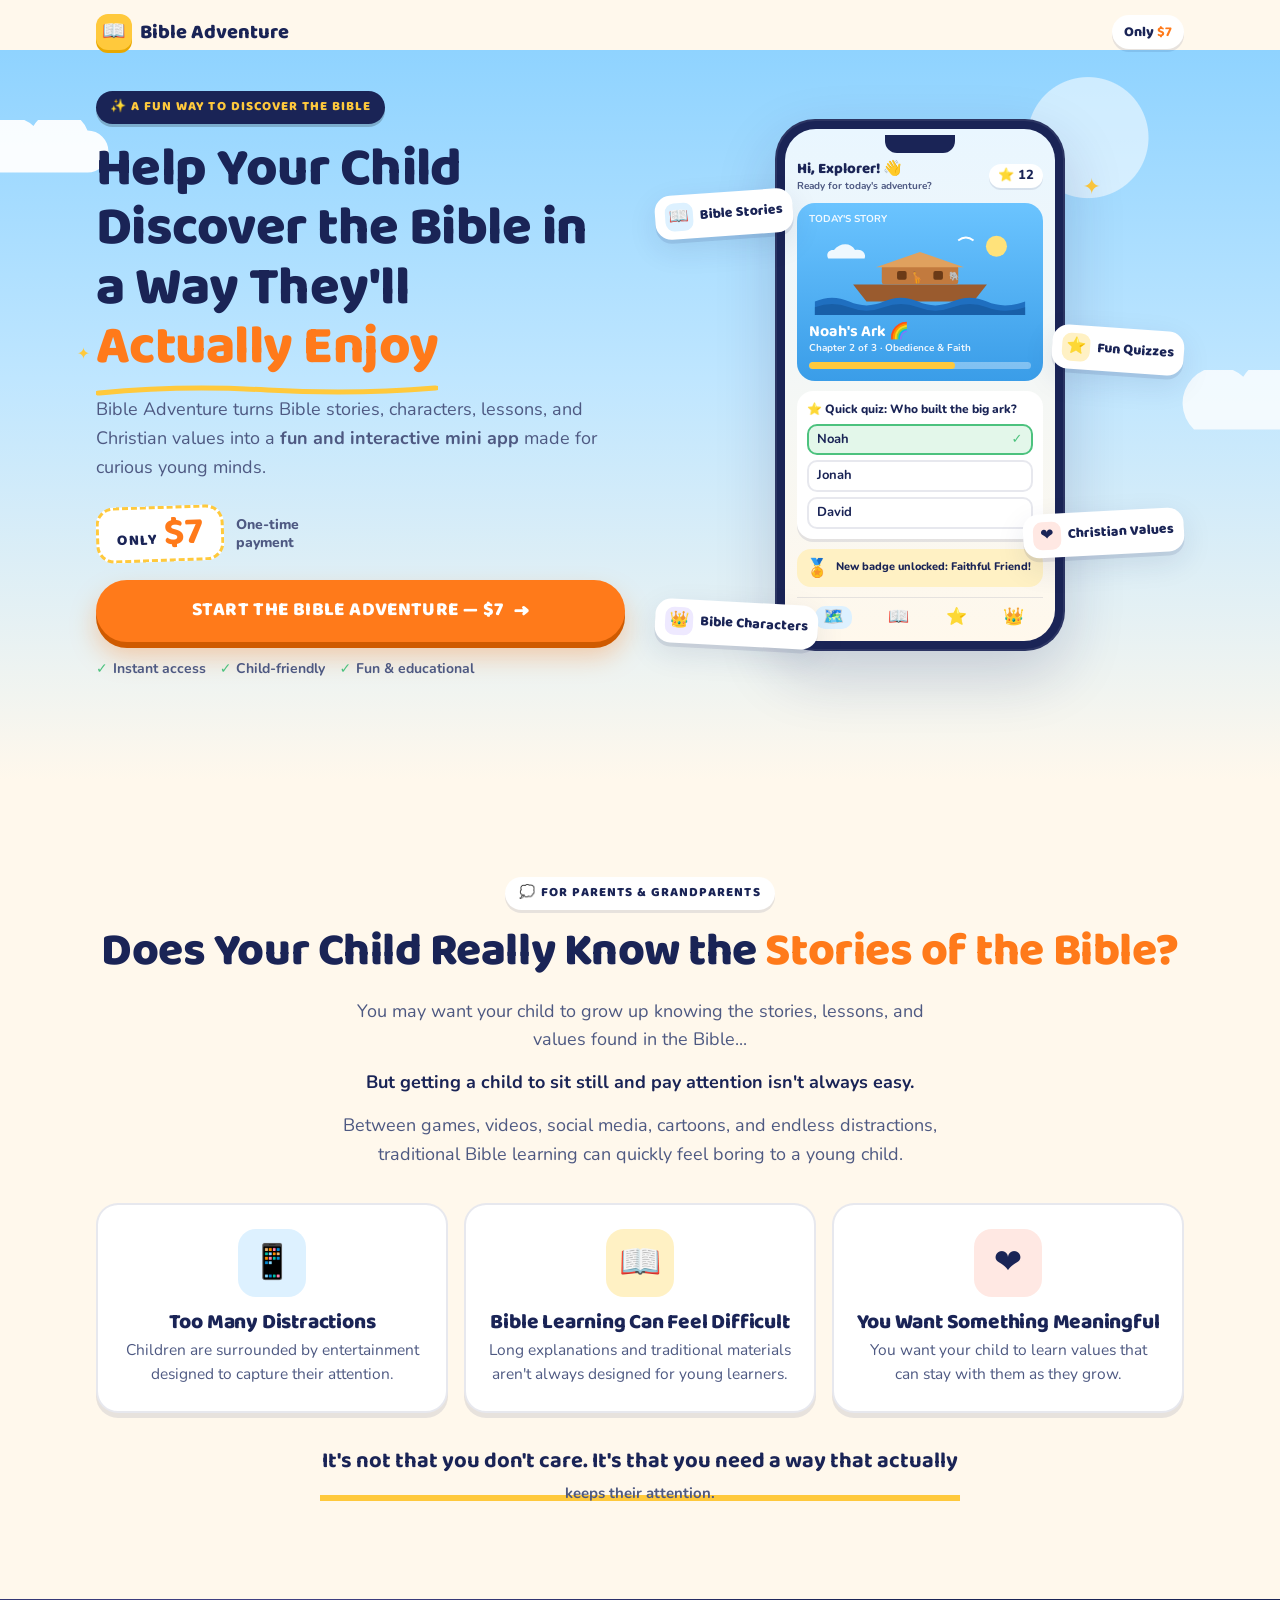
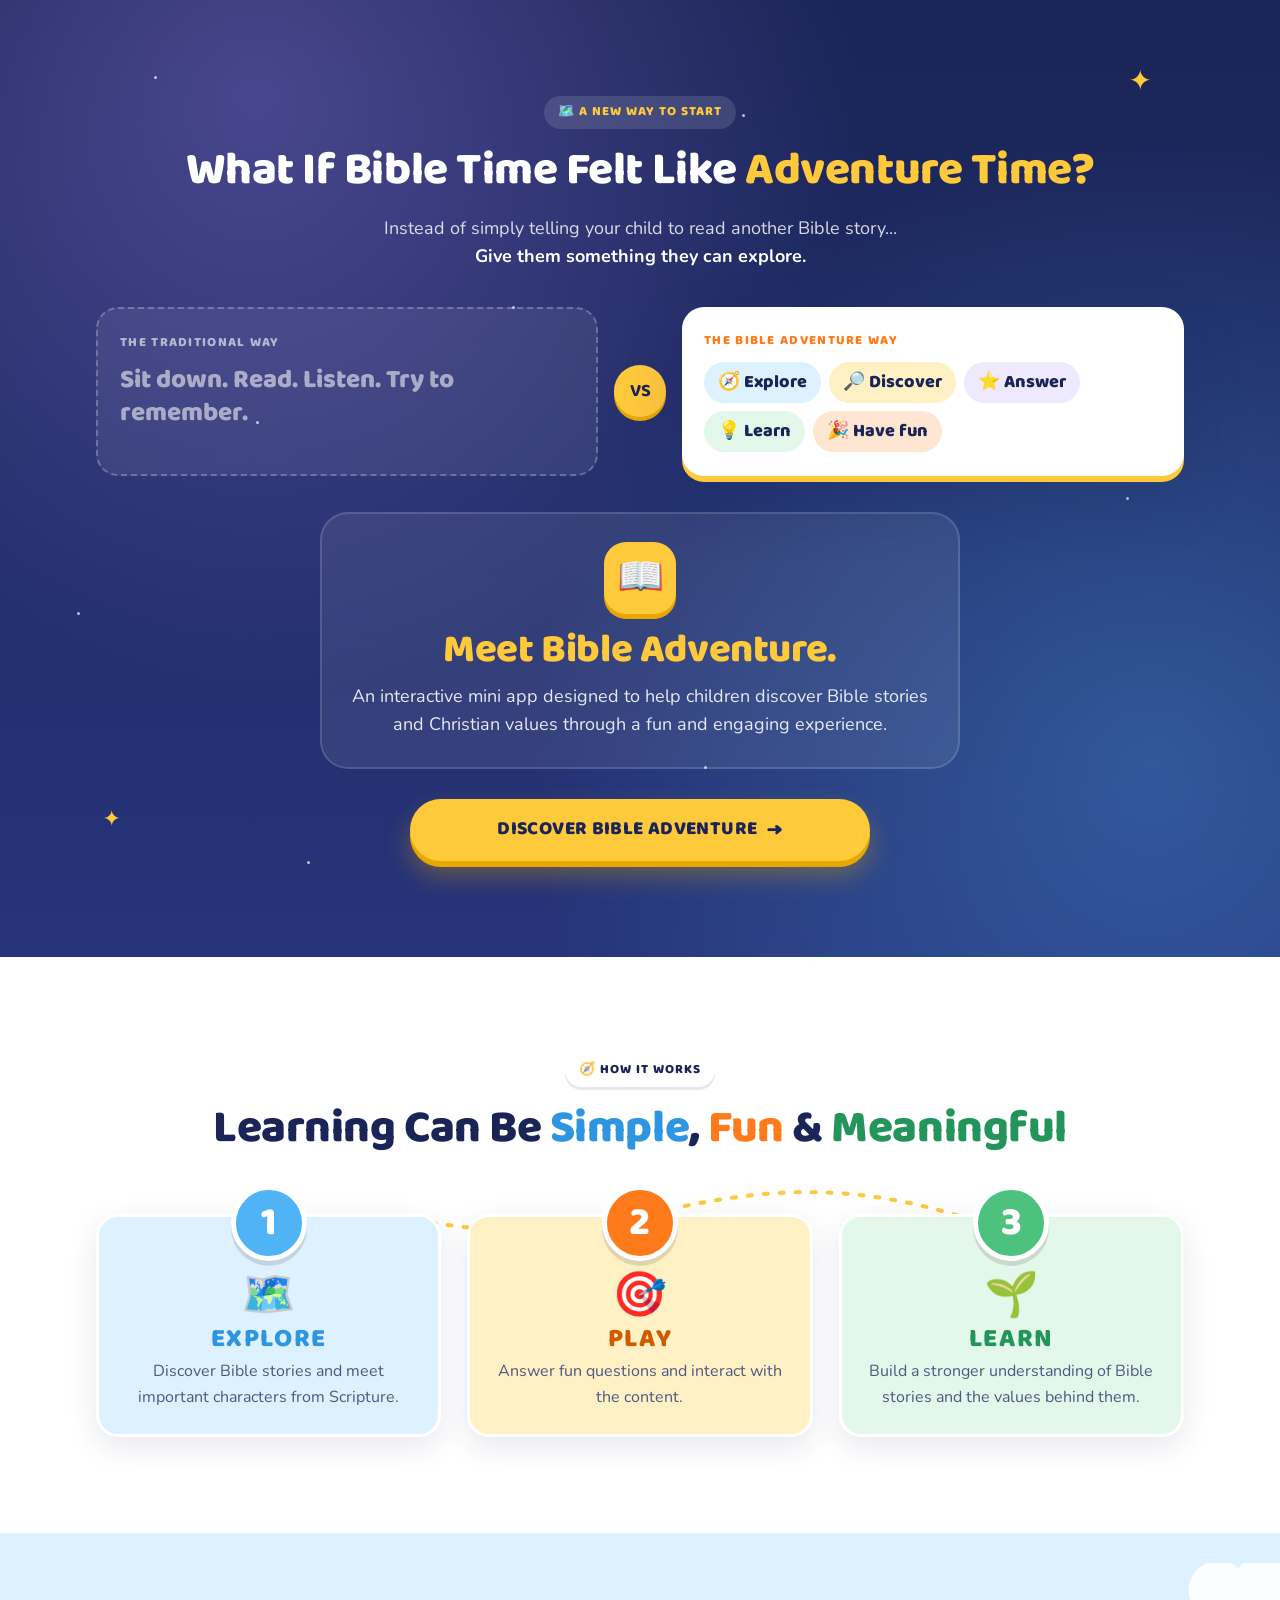
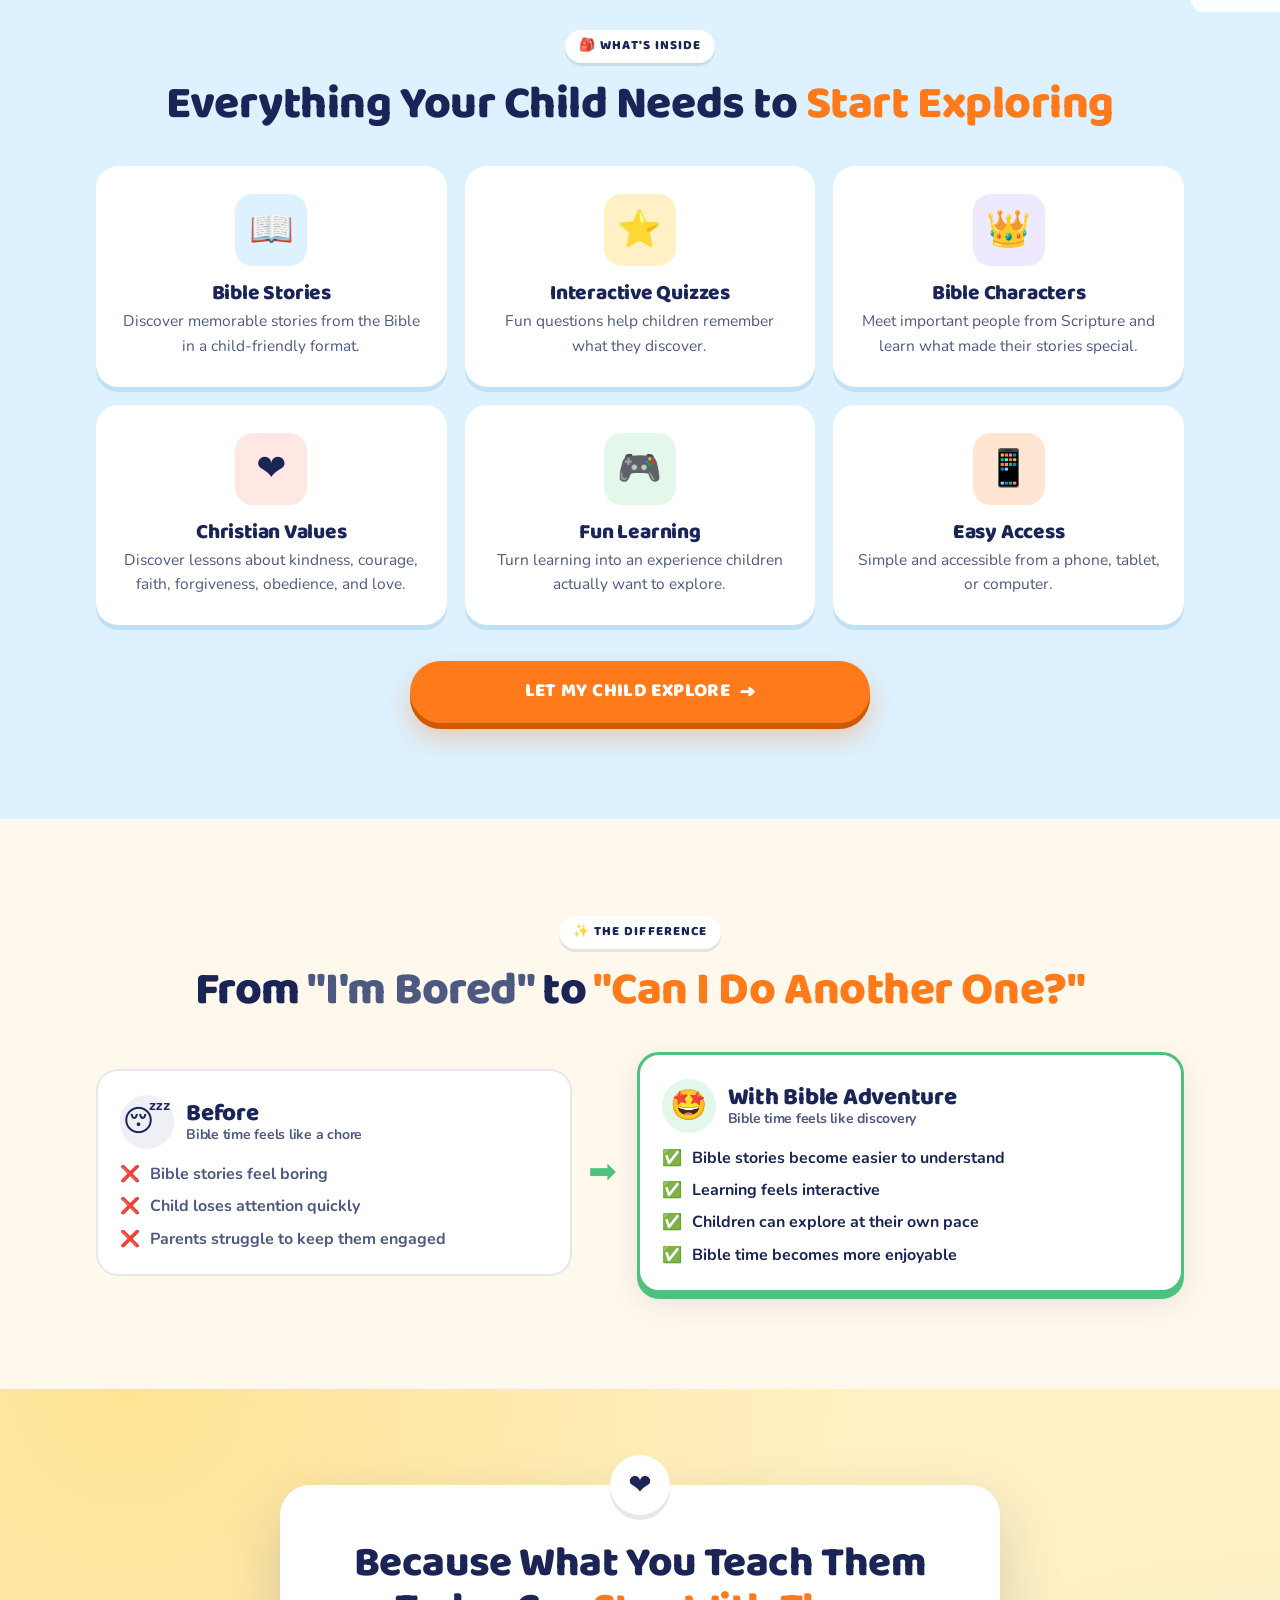
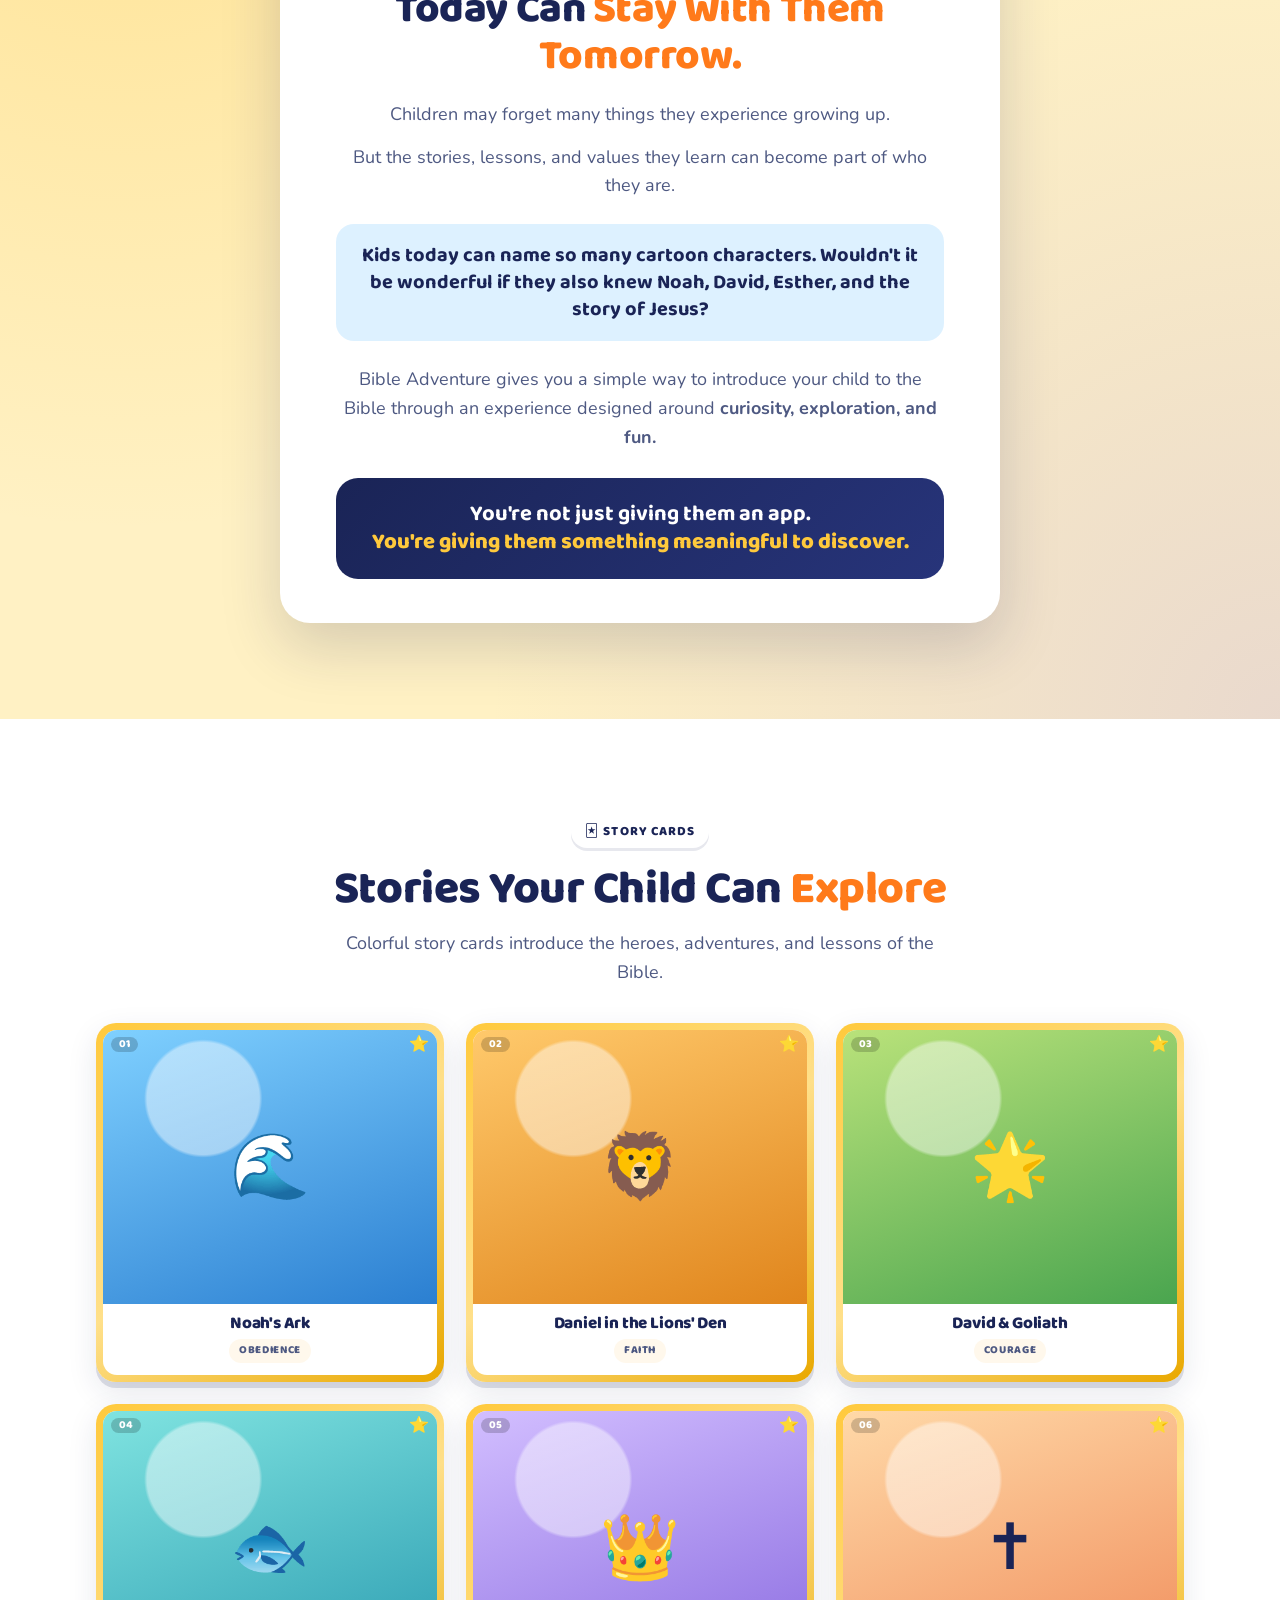
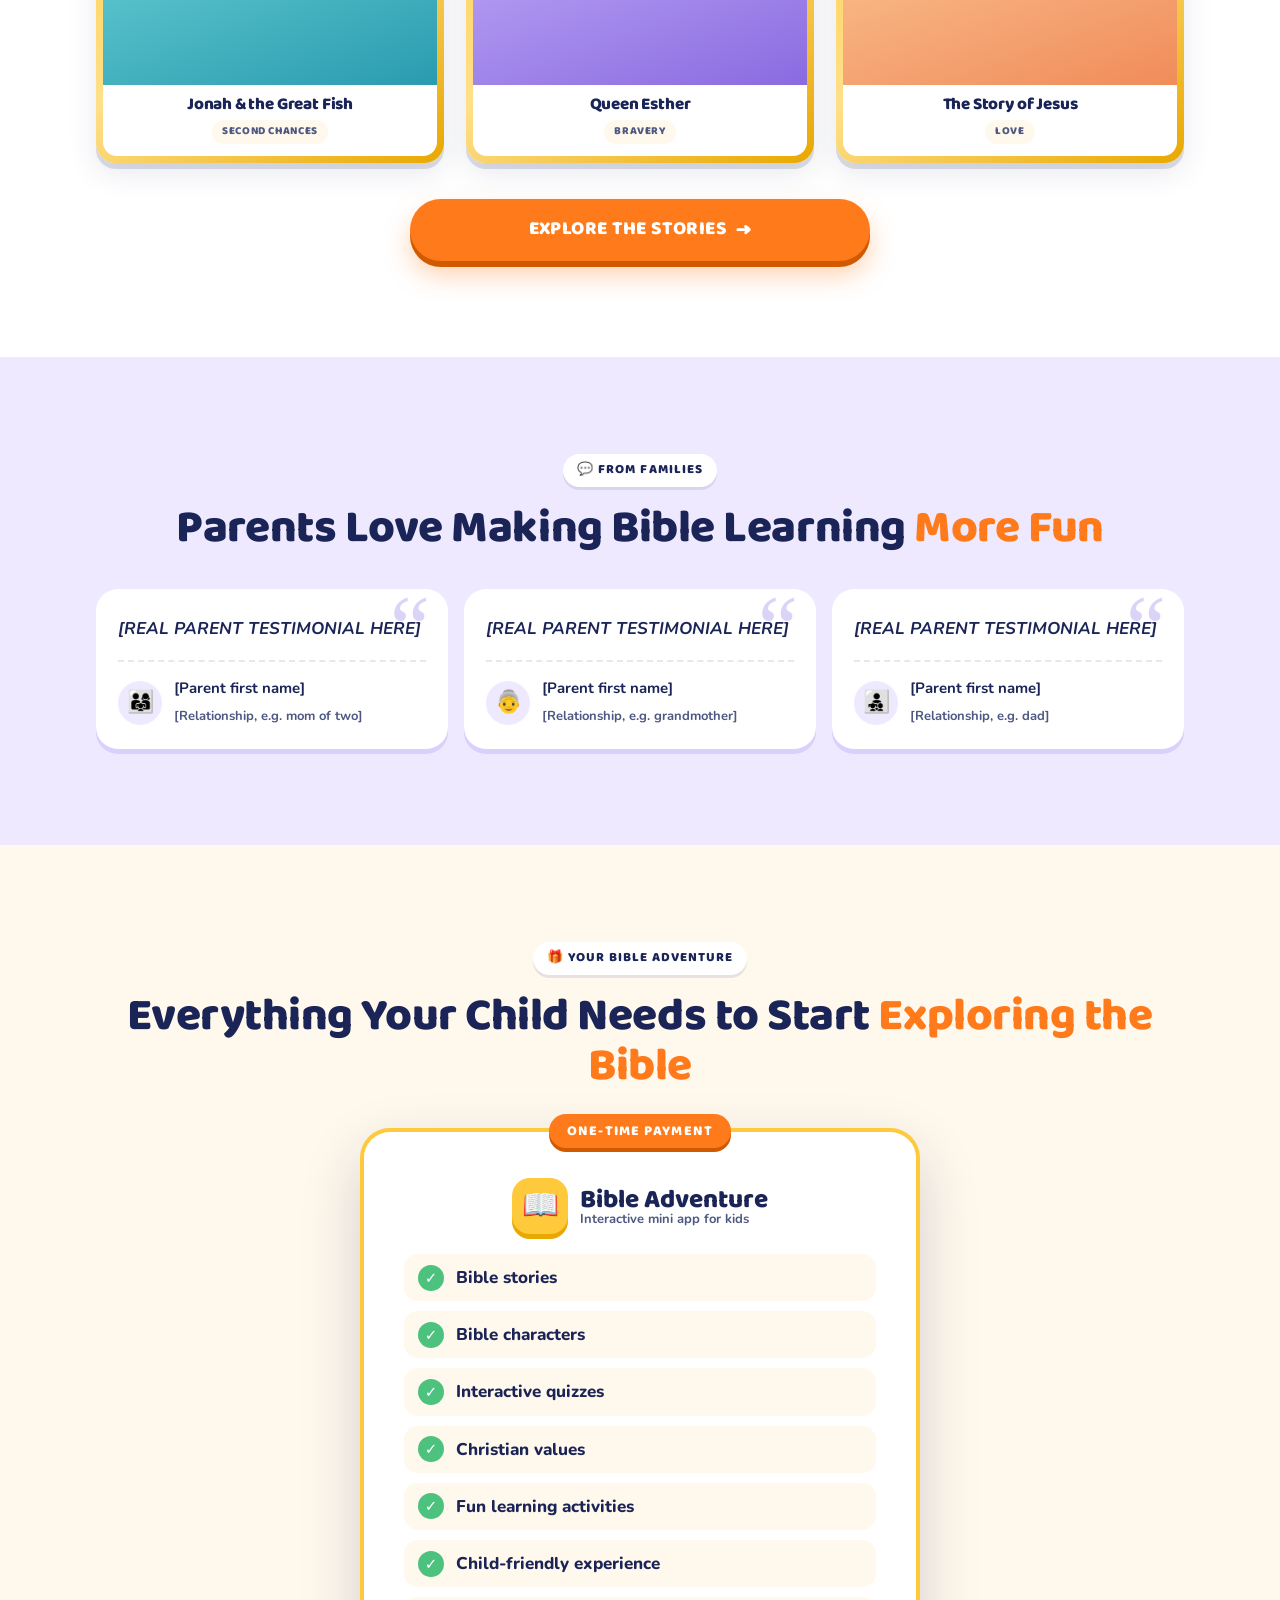
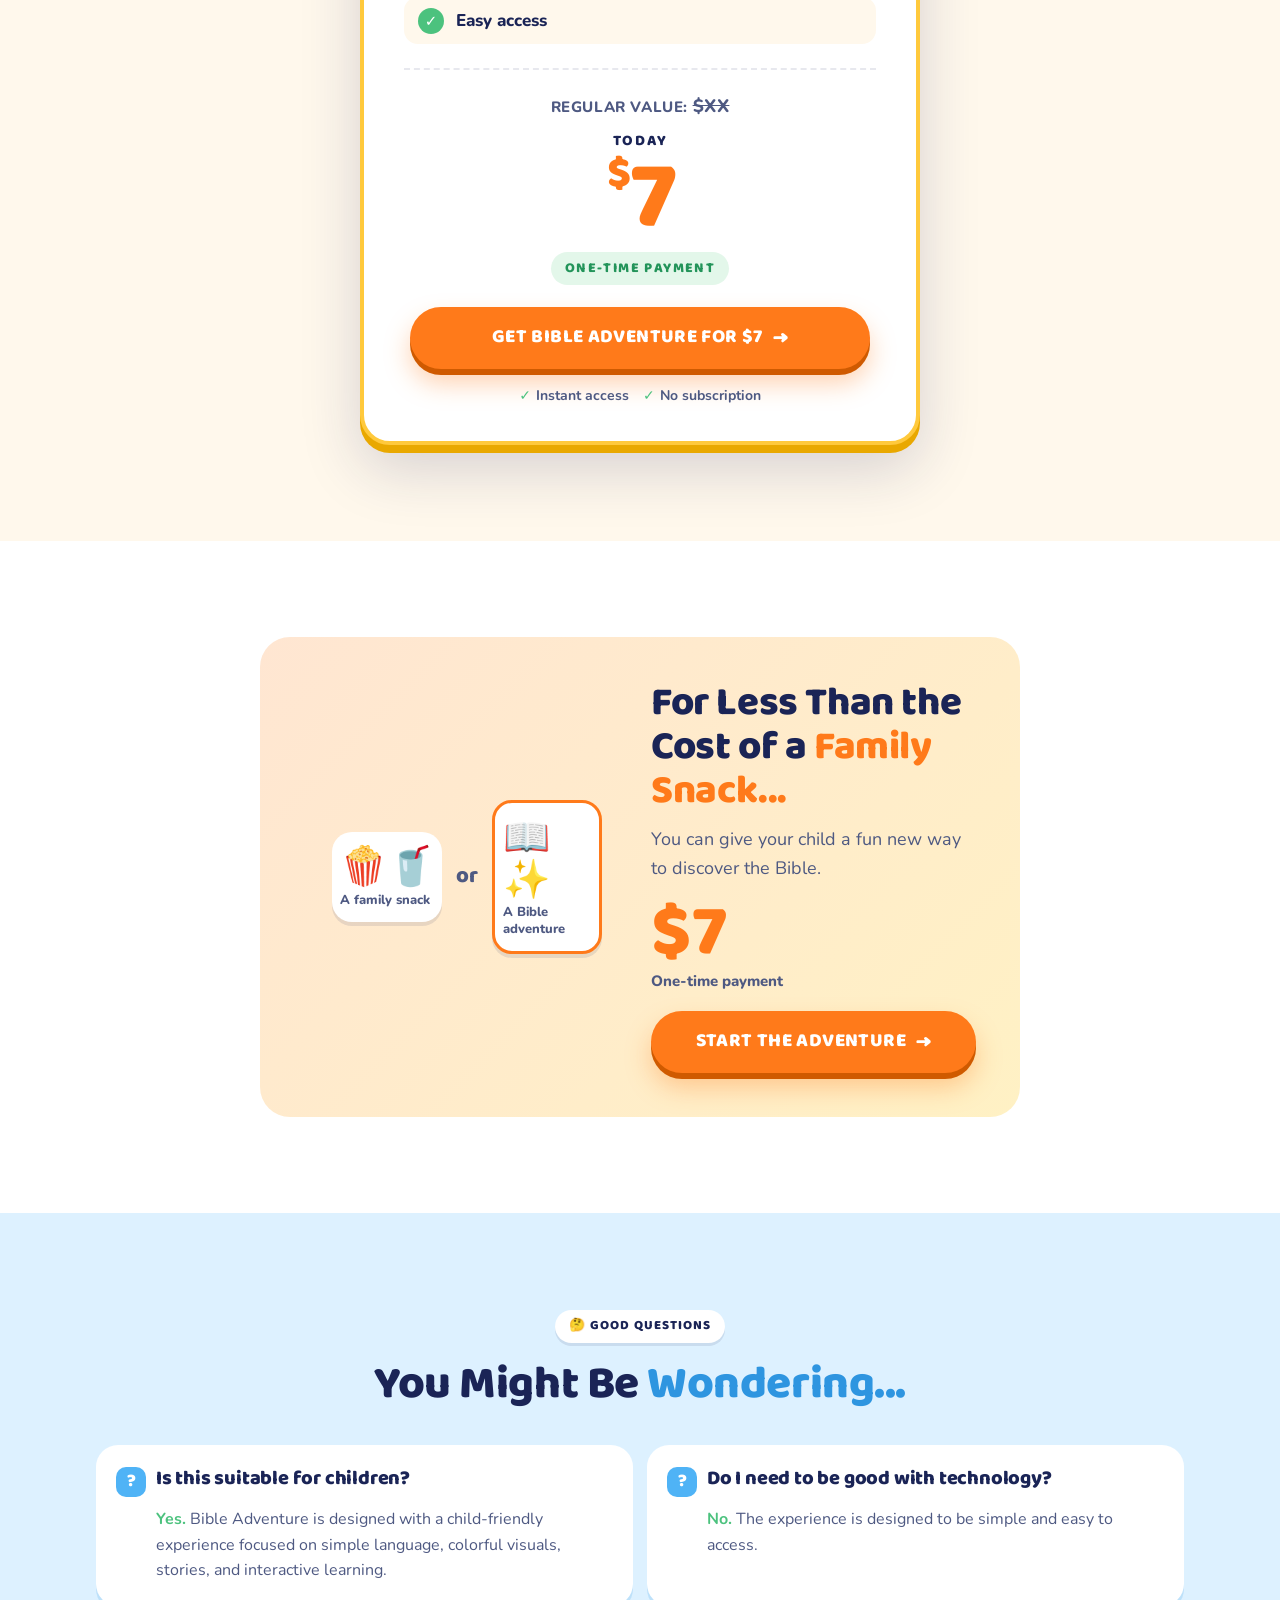
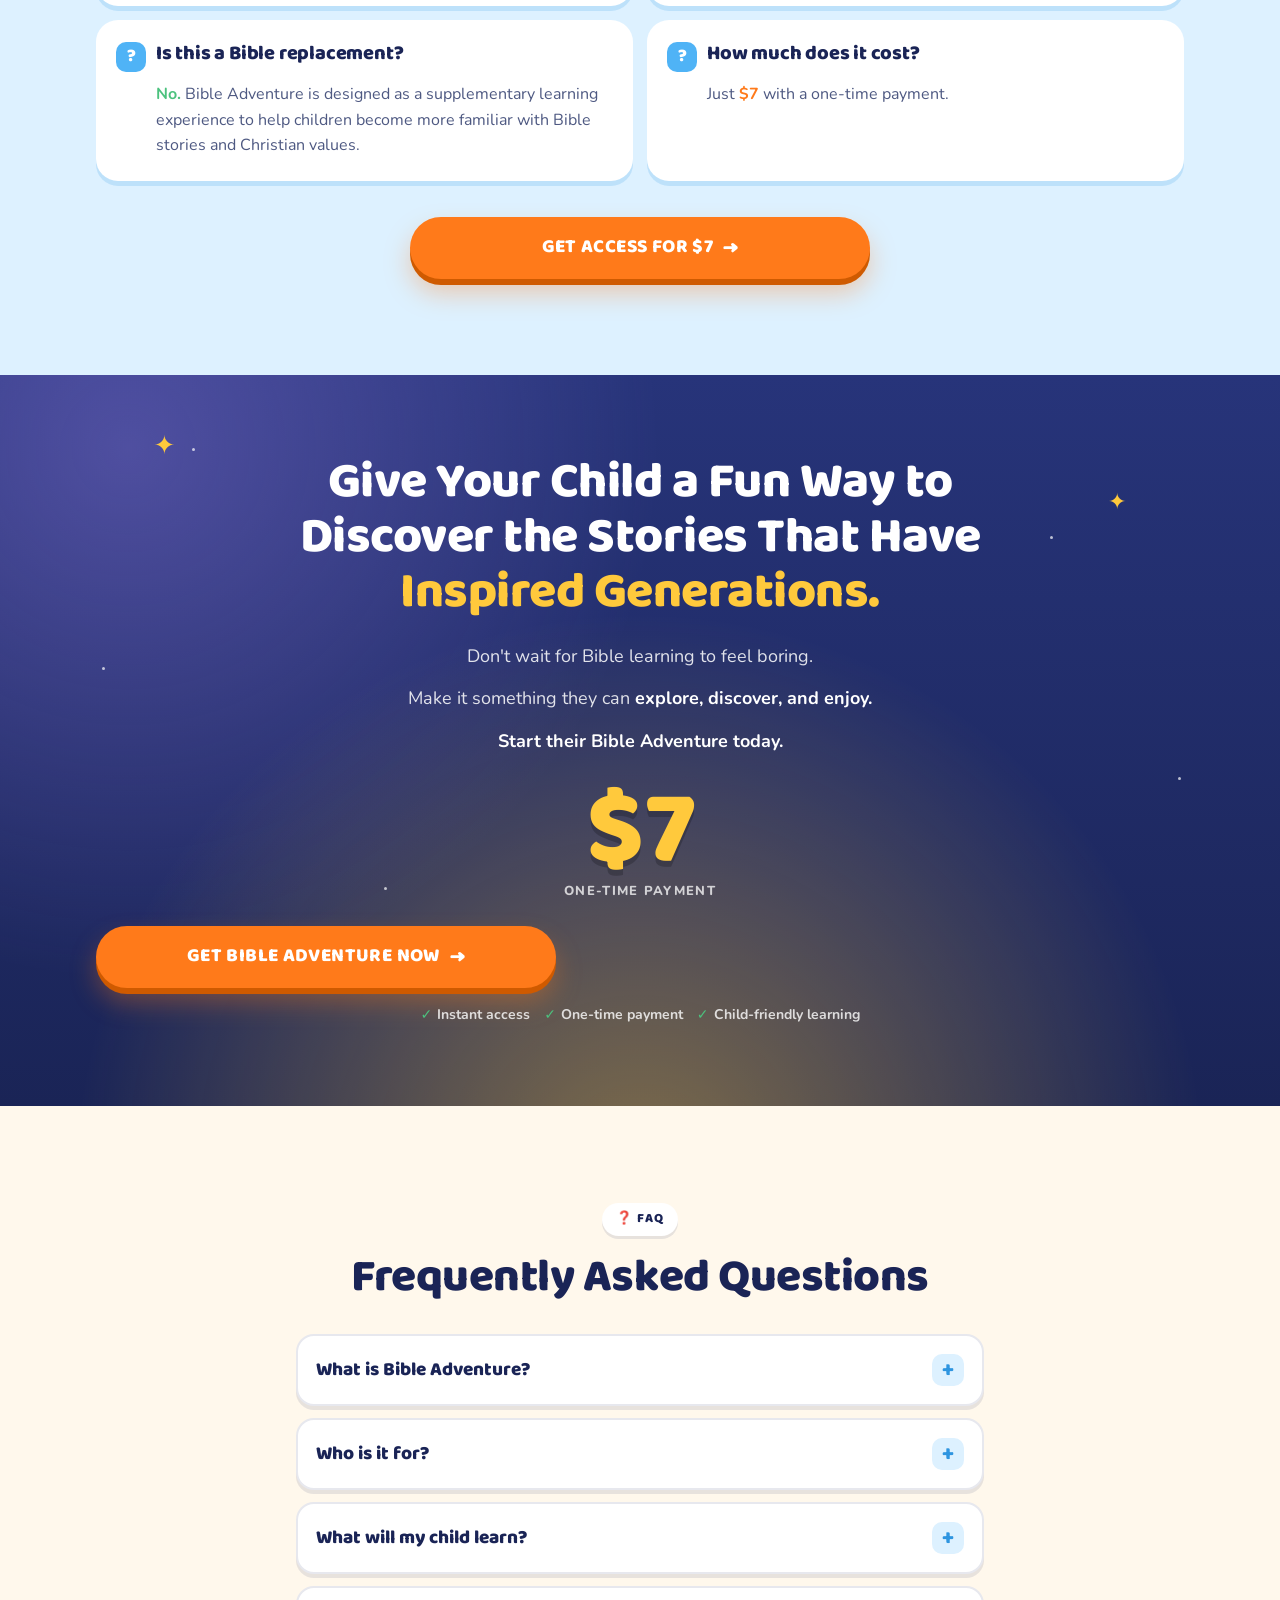
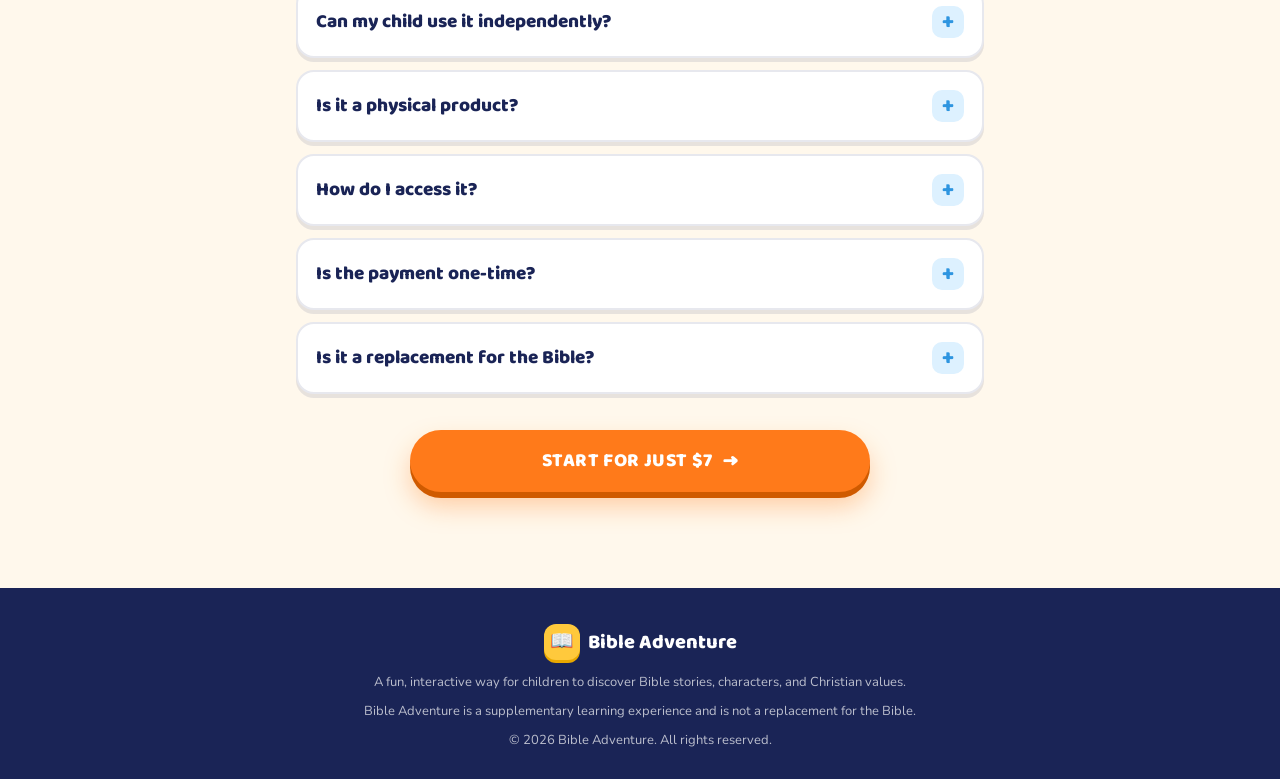
<file: bible-adventure/index.html>
<!DOCTYPE html>
<html lang="en">
<head>
<meta charset="UTF-8">
<meta name="viewport" content="width=device-width, initial-scale=1, viewport-fit=cover">
<title>Bible Adventure — A Fun Bible Mini App for Kids | Only $7</title>
<meta name="description" content="Bible Adventure turns Bible stories, characters, lessons, and Christian values into a fun, interactive mini app made for curious young minds. One-time payment of $7.">
<meta name="theme-color" content="#4FB3F6">
<meta property="og:title" content="Bible Adventure — Help Your Child Discover the Bible">
<meta property="og:description" content="A fun, interactive Bible mini app for kids. Stories, characters, quizzes and Christian values. Only $7, one-time.">
<meta property="og:type" content="website">

<link rel="preconnect" href="https://fonts.googleapis.com">
<link rel="preconnect" href="https://fonts.gstatic.com" crossorigin>
<link href="https://fonts.googleapis.com/css2?family=Baloo+2:wght@600;700;800&family=Nunito:wght@400;600;700;800&display=swap" rel="stylesheet">

<style>
  :root {
    --sky: #4FB3F6;
    --sky-deep: #2E95E0;
    --sky-soft: #DDF1FF;
    --navy: #1A2456;
    --navy-2: #27347A;
    --gold: #FFC93C;
    --gold-deep: #E9A800;
    --gold-soft: #FFF1C4;
    --cream: #FFF8EC;
    --white: #FFFFFF;
    --green: #4CC27E;
    --green-soft: #E3F7EA;
    --orange: #FF7A1A;
    --orange-dark: #CF5A00;
    --purple: #9C84EE;
    --purple-soft: #EEE9FF;
    --red-soft: #FFE8E3;
    --ink: #1A2456;
    --muted: #4E5982;
    --line: rgba(26, 36, 86, .10);
    --radius: 22px;
    --shadow: 0 10px 30px rgba(26, 36, 86, .10);
    --shadow-lg: 0 24px 60px rgba(26, 36, 86, .18);
    --head: "Baloo 2", "Nunito", system-ui, sans-serif;
    --body: "Nunito", system-ui, -apple-system, "Segoe UI", sans-serif;
    color-scheme: light;
  }

  *, *::before, *::after { box-sizing: border-box; }
  html { scroll-behavior: smooth; -webkit-text-size-adjust: 100%; }
  body {
    margin: 0;
    font-family: var(--body);
    font-size: 17px;
    line-height: 1.6;
    color: var(--ink);
    background: var(--cream);
    overflow-x: hidden;
    padding-bottom: 92px; /* room for sticky CTA */
  }
  @supports (overflow-x: clip) { body { overflow-x: clip; } }
  img, svg { display: block; max-width: 100%; }
  h1, h2, h3 { font-family: var(--head); line-height: 1.1; margin: 0; letter-spacing: -.01em; }
  p { margin: 0 0 14px; }
  p:last-child { margin-bottom: 0; }
  a { color: inherit; }

  .wrap { width: 100%; max-width: 1120px; margin: 0 auto; padding: 0 16px; }
  .narrow { max-width: 720px; }
  section { position: relative; padding: 64px 0; }
  .center { text-align: center; }

  .eyebrow {
    display: inline-flex; align-items: center; gap: 6px;
    font-family: var(--head); font-weight: 800; font-size: 13px; letter-spacing: .08em; text-transform: uppercase;
    padding: 6px 14px; border-radius: 999px;
    background: var(--white); color: var(--navy); box-shadow: 0 3px 0 var(--line);
    margin-bottom: 16px;
  }
  .h2 { font-size: clamp(30px, 7.4vw, 46px); font-weight: 800; color: var(--navy); }
  .lead { font-size: 18px; color: var(--muted); max-width: 620px; }
  .center .lead { margin-left: auto; margin-right: auto; }
  .hl { color: var(--orange); }
  .hl-sky { color: var(--sky-deep); }
  .mark {
    background: linear-gradient(transparent 58%, var(--gold) 58%, var(--gold) 92%, transparent 92%);
    padding: 0 2px;
  }

  /* ---------- Buttons ---------- */
  .btn {
    --b: var(--orange); --bd: var(--orange-dark);
    display: flex; align-items: center; justify-content: center; gap: 10px;
    width: 100%; max-width: 460px; min-height: 62px;
    padding: 14px 24px;
    font-family: var(--head); font-weight: 800; font-size: 19px; letter-spacing: .02em; line-height: 1.15;
    text-align: center; text-decoration: none; text-transform: uppercase;
    color: var(--white); background: var(--b);
    border: 0; border-radius: 999px;
    box-shadow: 0 6px 0 var(--bd), 0 14px 26px rgba(255, 122, 26, .35);
    transition: transform .12s ease, box-shadow .12s ease, filter .12s ease;
    cursor: pointer; -webkit-tap-highlight-color: transparent;
  }
  .btn:hover { filter: brightness(1.05); transform: translateY(-2px); box-shadow: 0 8px 0 var(--bd), 0 18px 30px rgba(255, 122, 26, .4); }
  .btn:active { transform: translateY(4px); box-shadow: 0 2px 0 var(--bd), 0 6px 12px rgba(255, 122, 26, .3); }
  .btn:focus-visible { outline: 4px solid var(--navy); outline-offset: 4px; }
  .btn .arrow { font-size: 1.1em; }
  .center .btn { margin-left: auto; margin-right: auto; }
  .btn-gold { --b: var(--gold); --bd: var(--gold-deep); color: var(--navy); box-shadow: 0 6px 0 var(--bd), 0 14px 26px rgba(233, 168, 0, .35); }
  .btn-gold:hover { box-shadow: 0 8px 0 var(--bd), 0 18px 30px rgba(233, 168, 0, .4); }

  .reassure {
    display: flex; flex-wrap: wrap; justify-content: center; gap: 6px 14px;
    margin-top: 16px; font-size: 14px; font-weight: 700; color: var(--muted);
  }
  .reassure span { display: inline-flex; align-items: center; gap: 5px; }
  .reassure span::before { content: "✓"; color: var(--green); font-weight: 900; }

  /* ---------- Decorations ---------- */
  .cloud { position: absolute; pointer-events: none; opacity: .95; }
  .twinkle { position: absolute; pointer-events: none; color: var(--gold); font-size: 22px; }

  /* ---------- Top bar ---------- */
  .topbar { position: relative; z-index: 3; padding: 14px 0 0; }
  .topbar .wrap { display: flex; align-items: center; justify-content: space-between; }
  .logo { display: inline-flex; align-items: center; gap: 8px; font-family: var(--head); font-weight: 800; font-size: 20px; color: var(--navy); text-decoration: none; }
  .logo-badge {
    width: 36px; height: 36px; border-radius: 12px; display: grid; place-items: center;
    background: var(--gold); box-shadow: 0 3px 0 var(--gold-deep); font-size: 19px;
  }
  .topbar-price { font-family: var(--head); font-weight: 800; font-size: 14px; background: var(--white); padding: 6px 12px; border-radius: 999px; box-shadow: 0 3px 0 var(--line); }
  .topbar-price b { color: var(--orange); }

  /* ---------- Hero ---------- */
  .hero {
    padding: 0 0 72px;
    background:
      radial-gradient(circle at 85% 12%, rgba(255, 255, 255, .55) 0 60px, transparent 61px),
      linear-gradient(180deg, #8FD3FF 0%, #BFE6FF 45%, var(--cream) 100%);
    overflow: hidden;
  }
  .hero-grid { position: relative; z-index: 2; display: grid; gap: 40px; padding-top: 28px; }
  .hero-copy { text-align: center; }
  .hero .eyebrow { background: var(--navy); color: var(--gold); box-shadow: 0 3px 0 rgba(0,0,0,.2); }
  .hero h1 { font-size: clamp(34px, 9vw, 60px); font-weight: 800; color: var(--navy); }
  .hero h1 .hl { position: relative; white-space: nowrap; }
  .hero h1 .hl svg { position: absolute; left: 0; right: 0; bottom: -6px; width: 100%; height: 12px; }
  .hero-sub { margin: 18px auto 24px; font-size: 18px; color: var(--muted); max-width: 540px; }
  .price-row { display: flex; align-items: center; justify-content: center; gap: 12px; margin-bottom: 18px; }
  .price-tag {
    position: relative; display: inline-flex; align-items: baseline; gap: 6px;
    background: var(--white); border: 3px dashed var(--gold); border-radius: 18px;
    padding: 6px 18px; font-family: var(--head); font-weight: 800; color: var(--navy);
    transform: rotate(-2deg);
  }
  .price-tag small { font-size: 15px; letter-spacing: .06em; }
  .price-tag strong { font-size: 38px; color: var(--orange); line-height: 1; }
  .price-note { font-weight: 800; font-size: 14px; color: var(--muted); text-align: left; line-height: 1.3; }

  /* Phone mockup */
  .mock-stage { position: relative; width: 100%; max-width: 440px; margin: 0 auto; padding: 18px 0; }
  .phone {
    position: relative; z-index: 2; width: 250px; margin: 0 auto;
    background: var(--navy); border-radius: 40px; padding: 10px;
    box-shadow: var(--shadow-lg), inset 0 0 0 2px rgba(255,255,255,.08);
  }
  .phone::before { content: ""; position: absolute; top: 16px; left: 50%; width: 70px; height: 18px; transform: translateX(-50%); background: var(--navy); border-radius: 0 0 12px 12px; z-index: 3; }
  .screen { position: relative; border-radius: 31px; overflow: hidden; background: linear-gradient(180deg, #E9F6FF, var(--cream)); padding: 30px 12px 12px; font-size: 12px; line-height: 1.35; }
  .app-head { display: flex; align-items: center; justify-content: space-between; margin-bottom: 10px; }
  .app-hi { font-family: var(--head); font-weight: 800; font-size: 15px; }
  .app-hi small { display: block; font-family: var(--body); font-weight: 700; font-size: 10px; color: var(--muted); }
  .app-stars { background: var(--white); border-radius: 999px; padding: 3px 9px; font-weight: 800; box-shadow: 0 2px 0 var(--line); }
  .app-story { position: relative; border-radius: 18px; overflow: hidden; background: linear-gradient(180deg, #6BC4FF, #3A9DE8); color: var(--white); padding: 10px 12px 12px; margin-bottom: 10px; }
  .app-story svg { width: 100%; height: 86px; margin: 2px 0 6px; }
  .app-story h4 { margin: 0; font-family: var(--head); font-size: 16px; }
  .app-story .meta { font-size: 10px; font-weight: 700; opacity: .9; }
  .app-bar { height: 7px; background: rgba(255,255,255,.35); border-radius: 99px; margin-top: 6px; overflow: hidden; }
  .app-bar i { display: block; width: 66%; height: 100%; background: var(--gold); border-radius: 99px; }
  .app-quiz { background: var(--white); border-radius: 16px; padding: 10px; box-shadow: 0 3px 0 var(--line); margin-bottom: 10px; }
  .app-quiz .q { font-weight: 800; font-size: 12px; margin-bottom: 7px; }
  .app-opt { display: flex; justify-content: space-between; align-items: center; border: 2px solid var(--line); border-radius: 10px; padding: 5px 8px; font-weight: 700; margin-top: 5px; }
  .app-opt.ok { border-color: var(--green); background: var(--green-soft); }
  .app-opt.ok::after { content: "✓"; color: var(--green); font-weight: 900; }
  .app-badge { display: flex; align-items: center; gap: 8px; background: var(--gold-soft); border-radius: 14px; padding: 7px 9px; font-weight: 800; font-size: 11px; }
  .app-badge span { font-size: 18px; }
  .app-nav { display: flex; justify-content: space-around; margin-top: 10px; padding-top: 8px; border-top: 1px solid var(--line); font-size: 17px; }
  .app-nav span:first-child { background: var(--sky-soft); border-radius: 10px; padding: 0 8px; }

  .chips { display: grid; grid-template-columns: 1fr 1fr; gap: 10px; margin-top: 22px; }
  .chip {
    position: relative; z-index: 3;
    display: inline-flex; align-items: center; gap: 7px;
    background: var(--white); border-radius: 16px; padding: 8px 10px;
    font-family: var(--head); font-weight: 800; font-size: 14px; line-height: 1.1; color: var(--navy);
    box-shadow: 0 4px 0 var(--line), var(--shadow);
  }
  .chip i { flex: 0 0 auto; font-style: normal; width: 28px; height: 28px; border-radius: 9px; display: grid; place-items: center; font-size: 16px; }
  .chip-1 i { background: var(--sky-soft); }
  .chip-2 i { background: var(--gold-soft); }
  .chip-3 i { background: var(--purple-soft); }
  .chip-4 i { background: var(--red-soft); }
  @media (min-width: 560px) {
    .mock-stage { max-width: 560px; }
    .chips { display: contents; }
    .chip { position: absolute; white-space: nowrap; }
    .chip-1 { top: 16%; left: 0; transform: rotate(-4deg); }
    .chip-2 { top: 40%; right: 0; transform: rotate(4deg); }
    .chip-3 { bottom: 4%; left: 0; transform: rotate(3deg); }
    .chip-4 { bottom: 20%; right: 0; transform: rotate(-3deg); }
  }

  /* ---------- Pain ---------- */
  .pain { background: var(--cream); }
  .pain-copy { font-size: 18px; color: var(--muted); margin: 20px auto 34px; max-width: 620px; }
  .pain-copy strong { color: var(--navy); }
  .cards-3 { display: grid; gap: 16px; }
  .pain-card {
    background: var(--white); border-radius: var(--radius); padding: 24px 22px;
    box-shadow: 0 5px 0 var(--line); border: 2px solid var(--line); text-align: left;
    display: grid; grid-template-columns: 56px 1fr; gap: 4px 16px; align-items: start;
  }
  .pain-card .ico { grid-row: span 2; width: 56px; height: 56px; border-radius: 18px; display: grid; place-items: center; font-size: 28px; }
  .pain-card h3 { font-size: 21px; font-weight: 800; }
  .pain-card p { font-size: 15.5px; color: var(--muted); }
  .bg-sky { background: var(--sky-soft); }
  .bg-gold { background: var(--gold-soft); }
  .bg-red { background: var(--red-soft); }
  .bg-green { background: var(--green-soft); }
  .bg-purple { background: var(--purple-soft); }
  .bg-orange { background: #FFE6D2; }
  .pain-quote {
    margin: 34px auto 0; max-width: 640px; text-align: center;
    font-family: var(--head); font-weight: 700; font-size: 22px; line-height: 1.3; color: var(--navy);
  }
  .pain-quote span { display: block; margin-top: 8px; font-family: var(--body); font-size: 15px; font-weight: 700; color: var(--muted); }

  /* ---------- Transition (night sky) ---------- */
  .night {
    color: var(--white);
    background:
      radial-gradient(circle at 20% 10%, rgba(156, 132, 238, .35), transparent 45%),
      radial-gradient(circle at 90% 80%, rgba(79, 179, 246, .3), transparent 45%),
      linear-gradient(180deg, var(--navy), var(--navy-2));
    overflow: hidden;
  }
  .night .h2 { color: var(--white); }
  .night .lead { color: rgba(255,255,255,.82); }
  .night .eyebrow { background: rgba(255,255,255,.12); color: var(--gold); box-shadow: none; }
  .stars-bg { position: absolute; inset: 0; pointer-events: none; }
  .stars-bg i { position: absolute; width: 3px; height: 3px; border-radius: 50%; background: #fff; opacity: .7; }
  .versus { display: grid; gap: 16px; margin: 36px 0; }
  .vs-card { border-radius: var(--radius); padding: 24px 22px; text-align: left; }
  .vs-old { background: rgba(255,255,255,.07); border: 2px dashed rgba(255,255,255,.25); }
  .vs-new { background: var(--white); color: var(--navy); box-shadow: 0 6px 0 var(--gold), var(--shadow-lg); }
  .vs-label { font-family: var(--head); font-weight: 800; font-size: 13px; letter-spacing: .1em; text-transform: uppercase; margin-bottom: 10px; }
  .vs-old .vs-label { color: rgba(255,255,255,.6); }
  .vs-new .vs-label { color: var(--orange); }
  .vs-words { font-family: var(--head); font-weight: 800; font-size: 26px; line-height: 1.25; }
  .vs-old .vs-words { color: rgba(255,255,255,.55); }
  .vs-pills { display: flex; flex-wrap: wrap; gap: 8px; }
  .vs-pills span { font-family: var(--head); font-weight: 800; font-size: 18px; padding: 6px 14px; border-radius: 999px; }
  .vs-mid { display: grid; place-items: center; }
  .vs-mid b { width: 52px; height: 52px; border-radius: 50%; display: grid; place-items: center; background: var(--gold); color: var(--navy); font-family: var(--head); font-size: 18px; box-shadow: 0 4px 0 var(--gold-deep); }
  .meet {
    max-width: 640px; margin: 0 auto 30px; padding: 28px 22px; border-radius: 28px;
    background: rgba(255,255,255,.08); border: 2px solid rgba(255,255,255,.14);
  }
  .meet-logo { width: 72px; height: 72px; margin: 0 auto 14px; border-radius: 22px; display: grid; place-items: center; font-size: 38px; background: var(--gold); box-shadow: 0 5px 0 var(--gold-deep); }
  .meet h3 { font-size: clamp(30px, 7vw, 40px); font-weight: 800; color: var(--gold); margin-bottom: 10px; }
  .meet p { color: rgba(255,255,255,.88); font-size: 18px; }

  /* ---------- How it works ---------- */
  .how { background: var(--white); }
  .steps { position: relative; display: grid; gap: 22px; margin-top: 40px; }
  .step { position: relative; z-index: 1; border-radius: var(--radius); padding: 26px 22px 24px; text-align: center; border: 3px solid var(--white); box-shadow: var(--shadow); }
  .step-num {
    width: 76px; height: 76px; margin: -58px auto 12px; border-radius: 50%;
    display: grid; place-items: center; font-family: var(--head); font-weight: 800; font-size: 40px; color: var(--white);
    border: 5px solid var(--white); box-shadow: 0 5px 0 rgba(0,0,0,.12);
  }
  .step-emoji { font-size: 44px; line-height: 1; margin-bottom: 8px; }
  .step h3 { font-size: 26px; font-weight: 800; letter-spacing: .06em; margin-bottom: 6px; }
  .step p { color: var(--muted); font-size: 16px; }
  .step-1 { background: var(--sky-soft); } .step-1 .step-num { background: var(--sky); } .step-1 h3 { color: var(--sky-deep); }
  .step-2 { background: var(--gold-soft); } .step-2 .step-num { background: var(--orange); } .step-2 h3 { color: var(--orange-dark); }
  .step-3 { background: var(--green-soft); } .step-3 .step-num { background: var(--green); } .step-3 h3 { color: #23945A; }
  .map-path { display: none; }

  /* ---------- Features ---------- */
  .features { background: var(--sky-soft); overflow: hidden; }
  .feat-grid { display: grid; gap: 14px; margin-top: 36px; }
  .feat {
    display: grid; grid-template-columns: 60px 1fr; gap: 4px 16px; align-items: start;
    background: var(--white); border-radius: var(--radius); padding: 20px;
    box-shadow: 0 5px 0 rgba(46, 149, 224, .18); text-align: left;
  }
  .feat .ico { grid-row: span 2; width: 60px; height: 60px; border-radius: 18px; display: grid; place-items: center; font-size: 30px; }
  .feat h3 { font-size: 21px; font-weight: 800; }
  .feat p { font-size: 15.5px; color: var(--muted); }
  .section-cta { margin-top: 36px; }

  /* ---------- Transformation ---------- */
  .transform { background: var(--cream); }
  .ba { display: grid; gap: 18px; margin-top: 36px; }
  .ba-card { border-radius: var(--radius); padding: 24px 22px; text-align: left; }
  .ba-before { background: var(--white); border: 2px solid var(--line); }
  .ba-after { background: var(--white); border: 3px solid var(--green); box-shadow: 0 6px 0 var(--green), var(--shadow); }
  .ba-head { display: flex; align-items: center; gap: 12px; margin-bottom: 14px; }
  .ba-face { width: 54px; height: 54px; border-radius: 50%; display: grid; place-items: center; font-size: 30px; }
  .ba-before .ba-face { background: #EEF0F6; }
  .ba-after .ba-face { background: var(--green-soft); }
  .ba-head h3 { font-size: 24px; font-weight: 800; }
  .ba-head small { display: block; font-family: var(--body); font-size: 14px; font-weight: 700; color: var(--muted); }
  .ba ul { list-style: none; padding: 0; margin: 0; display: grid; gap: 10px; }
  .ba li { display: flex; gap: 10px; font-weight: 700; font-size: 16px; line-height: 1.4; }
  .ba-before li { color: var(--muted); }
  .ba li span { flex: 0 0 auto; }
  .ba-arrow { display: grid; place-items: center; font-size: 34px; color: var(--green); line-height: 1; }

  /* ---------- Parent emotional ---------- */
  .heart {
    background:
      radial-gradient(circle at 10% 0%, rgba(255, 201, 60, .35), transparent 50%),
      radial-gradient(circle at 100% 100%, rgba(156, 132, 238, .22), transparent 50%),
      var(--gold-soft);
    overflow: hidden;
  }
  .heart-card {
    position: relative; max-width: 720px; margin: 0 auto; background: var(--white);
    border-radius: 30px; padding: 40px 22px 32px; box-shadow: var(--shadow-lg); text-align: center;
  }
  .heart-card::before {
    content: "❤️"; position: absolute; top: -30px; left: 50%; transform: translateX(-50%);
    width: 60px; height: 60px; border-radius: 50%; display: grid; place-items: center; font-size: 28px;
    background: var(--white); box-shadow: 0 5px 0 var(--line);
  }
  .heart-card .h2 { font-size: clamp(28px, 6.8vw, 42px); margin-bottom: 20px; }
  .heart-card p { font-size: 18px; color: var(--muted); }
  .cartoon-line {
    margin: 24px 0; padding: 18px 20px; border-radius: 18px; background: var(--sky-soft);
    font-family: var(--head); font-weight: 700; font-size: 20px; line-height: 1.35; color: var(--navy);
  }
  .gift {
    margin-top: 26px; padding: 22px 20px; border-radius: 22px;
    background: linear-gradient(135deg, var(--navy), var(--navy-2)); color: var(--white);
    font-family: var(--head); font-weight: 700; font-size: 22px; line-height: 1.3;
  }
  .gift b { color: var(--gold); font-weight: 800; }

  /* ---------- Story cards ---------- */
  .stories { background: var(--white); }
  .card-grid { display: grid; grid-template-columns: repeat(2, minmax(0, 1fr)); gap: 14px; margin-top: 36px; }
  .scard {
    --c1: #6BC4FF; --c2: #2E95E0;
    position: relative; border-radius: 20px; padding: 7px;
    background: linear-gradient(145deg, var(--gold), #FFE08A 50%, var(--gold-deep));
    box-shadow: 0 6px 0 rgba(26,36,86,.14), var(--shadow);
    transition: transform .2s ease;
  }
  .scard:nth-child(odd) { transform: rotate(-1.5deg); }
  .scard:nth-child(even) { transform: rotate(1.5deg); }
  .scard:hover { transform: rotate(0) translateY(-4px); }
  .scard-in { border-radius: 14px; overflow: hidden; background: var(--white); height: 100%; display: flex; flex-direction: column; }
  .scard-art {
    position: relative; aspect-ratio: 1 / .82; display: grid; place-items: center;
    background:
      radial-gradient(circle at 30% 25%, rgba(255,255,255,.45) 0 18%, transparent 19%),
      linear-gradient(160deg, var(--c1), var(--c2));
    font-size: clamp(46px, 14vw, 64px); line-height: 1;
  }
  .scard-art .no { position: absolute; top: 7px; left: 8px; font-family: var(--head); font-weight: 800; font-size: 11px; color: var(--white); background: rgba(0,0,0,.18); border-radius: 99px; padding: 2px 8px; }
  .scard-art .star { position: absolute; top: 6px; right: 8px; font-size: 16px; }
  .scard-body { padding: 10px 10px 12px; text-align: center; flex: 1; display: flex; flex-direction: column; justify-content: space-between; gap: 6px; }
  .scard-body h3 { font-size: 17px; font-weight: 800; line-height: 1.15; }
  .scard-body em { font-style: normal; align-self: center; font-family: var(--head); font-weight: 800; font-size: 11px; letter-spacing: .06em; text-transform: uppercase; padding: 3px 10px; border-radius: 99px; background: var(--cream); color: var(--muted); }
  .c-noah   { --c1: #7FD0FF; --c2: #2B7FD1; }
  .c-daniel { --c1: #FFC96B; --c2: #E0851C; }
  .c-david  { --c1: #B9E27A; --c2: #4AA54F; }
  .c-jonah  { --c1: #7FE3E0; --c2: #2A9BB0; }
  .c-esther { --c1: #D2BEFF; --c2: #8A6BE0; }
  .c-jesus  { --c1: #FFD9A8; --c2: #F08C5A; }

  /* ---------- Testimonials ---------- */
  .proof { background: var(--purple-soft); }
  .tgrid { display: grid; gap: 16px; margin-top: 36px; }
  .tcard { position: relative; background: var(--white); border-radius: var(--radius); padding: 26px 22px 20px; box-shadow: 0 5px 0 rgba(156,132,238,.25); text-align: left; }
  .tcard::before { content: "“"; position: absolute; top: -6px; right: 18px; font-family: Georgia, serif; font-size: 90px; line-height: 1; color: var(--purple); opacity: .35; }
  .tcard blockquote { margin: 0 0 18px; font-size: 17px; font-weight: 700; color: var(--navy); font-style: italic; }
  .tperson { display: flex; align-items: center; gap: 12px; padding-top: 14px; border-top: 2px dashed var(--line); }
  .tavatar { width: 44px; height: 44px; border-radius: 50%; background: var(--purple-soft); display: grid; place-items: center; font-size: 22px; flex: 0 0 auto; }
  .tperson b { display: block; font-size: 15px; }
  .tperson small { color: var(--muted); font-weight: 700; font-size: 13px; }
  .placeholder-note { margin-top: 18px; font-size: 13px; font-weight: 700; color: var(--muted); text-align: center; }

  /* ---------- Offer ---------- */
  .offer { background: var(--cream); }
  .offer-card {
    position: relative; max-width: 560px; margin: 36px auto 0; background: var(--white);
    border-radius: 30px; padding: 30px 22px; border: 4px solid var(--gold);
    box-shadow: 0 8px 0 var(--gold-deep), var(--shadow-lg); text-align: center;
  }
  .offer-ribbon {
    position: absolute; top: -18px; left: 50%; transform: translateX(-50%);
    background: var(--orange); color: var(--white); white-space: nowrap;
    font-family: var(--head); font-weight: 800; font-size: 14px; letter-spacing: .08em; text-transform: uppercase;
    padding: 6px 18px; border-radius: 999px; box-shadow: 0 4px 0 var(--orange-dark);
  }
  .offer-app { display: flex; align-items: center; justify-content: center; gap: 12px; margin: 6px 0 20px; }
  .offer-app .meet-logo { margin: 0; width: 56px; height: 56px; font-size: 30px; border-radius: 18px; }
  .offer-app b { font-family: var(--head); font-size: 26px; font-weight: 800; line-height: 1; text-align: left; }
  .offer-app small { display: block; font-family: var(--body); font-size: 13px; font-weight: 700; color: var(--muted); }
  .checklist { list-style: none; margin: 0 0 24px; padding: 0; display: grid; gap: 10px; text-align: left; }
  .checklist li { display: flex; align-items: center; gap: 12px; font-weight: 800; font-size: 17px; padding: 10px 14px; border-radius: 14px; background: var(--cream); }
  .checklist li::before { content: "✓"; flex: 0 0 auto; width: 26px; height: 26px; border-radius: 50%; display: grid; place-items: center; background: var(--green); color: var(--white); font-size: 15px; font-weight: 900; }
  .price-box { border-top: 2px dashed var(--line); padding-top: 22px; margin-bottom: 22px; }
  .price-regular { font-weight: 800; color: var(--muted); font-size: 15px; letter-spacing: .04em; }
  .price-regular s { font-size: 18px; }
  .price-today { font-family: var(--head); font-weight: 800; font-size: 15px; letter-spacing: .12em; text-transform: uppercase; color: var(--navy); margin-top: 8px; }
  .price-big { font-family: var(--head); font-weight: 800; font-size: 96px; line-height: .95; color: var(--orange); letter-spacing: -.03em; }
  .price-big sup { font-size: .45em; vertical-align: .9em; margin-right: 2px; }
  .onetime { display: inline-block; margin-top: 8px; font-family: var(--head); font-weight: 800; font-size: 14px; letter-spacing: .1em; padding: 5px 14px; border-radius: 999px; background: var(--green-soft); color: #23945A; }

  /* ---------- Snack anchor ---------- */
  .snack { background: var(--white); }
  .snack-card {
    max-width: 760px; margin: 0 auto; border-radius: 30px; padding: 36px 22px; text-align: center;
    background: linear-gradient(135deg, #FFE6D2, var(--gold-soft));
    display: grid; gap: 22px; align-items: center;
  }
  .snack-compare { display: flex; align-items: center; justify-content: center; gap: 14px; }
  .snack-item { width: 110px; padding: 14px 8px; border-radius: 20px; background: var(--white); box-shadow: 0 4px 0 var(--line); }
  .snack-item .e { font-size: 38px; line-height: 1.1; }
  .snack-item small { display: block; font-weight: 800; font-size: 13px; color: var(--muted); margin-top: 4px; line-height: 1.25; }
  .snack-item.win { border: 3px solid var(--orange); }
  .snack-eq { font-family: var(--head); font-weight: 800; font-size: 22px; color: var(--muted); }
  .snack .h2 { font-size: clamp(28px, 6.8vw, 40px); }
  .snack-price { font-family: var(--head); font-weight: 800; font-size: 72px; line-height: 1; color: var(--orange); }
  .snack-price + small { display: block; font-weight: 800; color: var(--muted); margin-bottom: 18px; }

  /* ---------- Objections ---------- */
  .objections { background: var(--sky-soft); }
  .obj-grid { display: grid; gap: 14px; margin-top: 36px; }
  .obj { background: var(--white); border-radius: var(--radius); padding: 22px 20px; box-shadow: 0 5px 0 rgba(46,149,224,.18); text-align: left; }
  .obj h3 { display: flex; gap: 10px; align-items: flex-start; font-size: 20px; font-weight: 800; margin-bottom: 10px; }
  .obj h3::before { content: "?"; flex: 0 0 auto; width: 30px; height: 30px; border-radius: 10px; display: grid; place-items: center; background: var(--sky); color: var(--white); font-size: 18px; }
  .obj p { color: var(--muted); font-size: 16px; padding-left: 40px; }
  .obj p b { color: var(--green); }

  /* ---------- Final CTA ---------- */
  .final {
    color: var(--white); text-align: center; overflow: hidden;
    background:
      radial-gradient(circle at 50% 110%, rgba(255, 201, 60, .45), transparent 55%),
      radial-gradient(circle at 10% 10%, rgba(156, 132, 238, .35), transparent 40%),
      linear-gradient(180deg, var(--navy-2), var(--navy));
    padding: 80px 0;
  }
  .final .h2 { color: var(--white); font-size: clamp(30px, 7.4vw, 50px); max-width: 820px; margin: 0 auto; }
  .final .h2 .gold { color: var(--gold); }
  .final-copy { margin: 22px auto 26px; max-width: 560px; font-size: 18px; color: rgba(255,255,255,.86); }
  .final-copy strong { color: var(--white); }
  .final-price { display: inline-flex; flex-direction: column; align-items: center; margin-bottom: 24px; }
  .final-price b { font-family: var(--head); font-weight: 800; font-size: 104px; line-height: .95; color: var(--gold); text-shadow: 0 6px 0 rgba(0,0,0,.2); }
  .final-price small { font-weight: 800; letter-spacing: .1em; text-transform: uppercase; font-size: 13px; color: rgba(255,255,255,.75); }
  .final .reassure { color: rgba(255,255,255,.8); }

  /* ---------- FAQ ---------- */
  .faq { background: var(--cream); }
  .faq-list { margin-top: 32px; display: grid; gap: 12px; }
  .faq details { background: var(--white); border-radius: 18px; box-shadow: 0 4px 0 var(--line); border: 2px solid var(--line); overflow: hidden; }
  .faq details[open] { border-color: var(--sky); }
  .faq summary {
    list-style: none; cursor: pointer; display: flex; align-items: center; justify-content: space-between; gap: 14px;
    padding: 18px 18px; font-family: var(--head); font-weight: 800; font-size: 19px; line-height: 1.25; color: var(--navy);
  }
  .faq summary::-webkit-details-marker { display: none; }
  .faq summary::after {
    content: "+"; flex: 0 0 auto; width: 32px; height: 32px; border-radius: 10px; display: grid; place-items: center;
    background: var(--sky-soft); color: var(--sky-deep); font-size: 22px; transition: transform .2s ease;
  }
  .faq details[open] summary::after { content: "–"; background: var(--sky); color: var(--white); }
  .faq summary:focus-visible { outline: 3px solid var(--sky); outline-offset: -3px; }
  .faq .ans { padding: 0 18px 18px; color: var(--muted); font-size: 16px; }
  .faq-cta { margin-top: 36px; }

  /* ---------- Footer ---------- */
  footer { background: var(--navy); color: rgba(255,255,255,.7); text-align: center; padding: 36px 0 28px; font-size: 13px; }
  footer .logo { color: var(--white); margin-bottom: 12px; }
  footer p { max-width: 560px; margin: 0 auto 8px; }

  /* ---------- Sticky CTA ---------- */
  .sticky {
    position: fixed; left: 0; right: 0; bottom: 0; z-index: 50;
    padding: 10px 12px calc(10px + env(safe-area-inset-bottom));
    background: rgba(255, 255, 255, .96); backdrop-filter: blur(8px); -webkit-backdrop-filter: blur(8px);
    box-shadow: 0 -8px 24px rgba(26,36,86,.14);
    transform: translateY(110%); transition: transform .3s ease;
  }
  .sticky.show { transform: translateY(0); }
  .sticky-in { display: flex; align-items: center; gap: 12px; max-width: 640px; margin: 0 auto; }
  .sticky-info { flex: 0 0 auto; line-height: 1.1; }
  .sticky-info b { display: block; font-family: var(--head); font-weight: 800; font-size: 26px; color: var(--orange); }
  .sticky-info small { font-weight: 800; font-size: 11px; color: var(--muted); text-transform: uppercase; letter-spacing: .05em; }
  .sticky .btn { min-height: 54px; font-size: 16px; padding: 10px 14px; box-shadow: 0 5px 0 var(--orange-dark); }

  /* ---------- Reveal ---------- */
  .js .reveal { opacity: 0; transform: translateY(22px); transition: opacity .6s ease, transform .6s ease; }
  .js .reveal.in { opacity: 1; transform: none; }
  @keyframes floaty { 0%,100% { translate: 0 0; } 50% { translate: 0 -8px; } }
  .float { animation: floaty 4.5s ease-in-out infinite; }
  .float.d2 { animation-delay: -1.2s; } .float.d3 { animation-delay: -2.4s; } .float.d4 { animation-delay: -3.4s; }
  @keyframes pulse { 0%,100% { box-shadow: 0 6px 0 var(--orange-dark), 0 14px 26px rgba(255,122,26,.35), 0 0 0 0 rgba(255,122,26,.45); } 60% { box-shadow: 0 6px 0 var(--orange-dark), 0 14px 26px rgba(255,122,26,.35), 0 0 0 14px rgba(255,122,26,0); } }
  .pulse { animation: pulse 2.4s ease-out infinite; }
  @media (prefers-reduced-motion: reduce) {
    html { scroll-behavior: auto; }
    .float, .pulse { animation: none; }
    .js .reveal { opacity: 1; transform: none; transition: none; }
    .sticky { transition: none; }
  }

  /* ---------- Small phones ---------- */
  @media (max-width: 360px) {
    .chip { font-size: 12px; padding: 6px 9px; }
    .chip i { width: 24px; height: 24px; font-size: 14px; }
    .phone { width: 228px; }
    .price-big { font-size: 84px; }
    .sticky-info b { font-size: 22px; }
    .sticky .btn { font-size: 14px; }
  }

  /* ---------- Tablet / desktop ---------- */
  @media (min-width: 720px) {
    body { font-size: 18px; }
    section { padding: 96px 0; }
    .cards-3, .tgrid { grid-template-columns: repeat(3, 1fr); }
    .pain-card { grid-template-columns: 1fr; text-align: center; }
    .pain-card .ico { grid-row: auto; margin: 0 auto 10px; width: 68px; height: 68px; font-size: 34px; }
    .versus { grid-template-columns: 1fr auto 1fr; align-items: stretch; }
    .steps { grid-template-columns: repeat(3, 1fr); gap: 26px; margin-top: 60px; }
    .map-path { display: block; position: absolute; left: 12%; right: 12%; top: -24px; height: 60px; z-index: 0; }
    .feat-grid { grid-template-columns: repeat(2, 1fr); gap: 18px; }
    .ba { grid-template-columns: 1fr auto 1.15fr; align-items: center; }
    .ba-arrow { transform: rotate(-90deg); }
    .card-grid { grid-template-columns: repeat(3, 1fr); gap: 22px; }
    .obj-grid { grid-template-columns: repeat(2, 1fr); }
    .heart-card { padding: 56px 56px 44px; }
    .offer-card { padding: 40px 40px 34px; }
    .snack-card { grid-template-columns: 1fr 1fr; padding: 44px; text-align: left; }
    .snack-card .btn { margin-left: 0; }
    .sticky { display: none; }
    body { padding-bottom: 0; }
  }
  @media (min-width: 980px) {
    .hero { padding-bottom: 100px; }
    .hero-grid { grid-template-columns: 1fr 1fr; align-items: center; gap: 30px; padding-top: 40px; }
    .hero-copy { text-align: left; }
    .hero-sub { margin-left: 0; }
    .price-row { justify-content: flex-start; }
    .hero .btn { margin-left: 0; max-width: 540px; }
    .hero h1 { font-size: 54px; }
    .hero .reassure { justify-content: flex-start; }
    .phone { width: 290px; }
    .mock-stage { max-width: 640px; }
    .screen { font-size: 13px; }
    .feat-grid { grid-template-columns: repeat(3, 1fr); }
    .feat { grid-template-columns: 1fr; text-align: center; padding: 28px 22px; }
    .feat .ico { grid-row: auto; margin: 0 auto 12px; width: 72px; height: 72px; font-size: 36px; }
  }
</style>
<script>document.documentElement.classList.add('js');</script>
</head>
<body>

<!-- ================= TOP BAR (no navigation, on purpose) ================= -->
<header class="topbar">
  <div class="wrap">
    <span class="logo"><span class="logo-badge" aria-hidden="true">📖</span>Bible Adventure</span>
    <span class="topbar-price">Only <b>$7</b></span>
  </div>
</header>

<main>

<!-- ================= HERO ================= -->
<section class="hero" id="top">
  <svg class="cloud float" style="top:70px;left:-40px;width:150px" viewBox="0 0 200 80" aria-hidden="true"><path fill="#fff" d="M40 70h130a28 28 0 0 0 0-56 40 40 0 0 0-72-6A30 30 0 0 0 40 70z"/></svg>
  <svg class="cloud float d3" style="top:320px;right:-50px;width:170px;opacity:.8" viewBox="0 0 200 80" aria-hidden="true"><path fill="#fff" d="M40 70h130a28 28 0 0 0 0-56 40 40 0 0 0-72-6A30 30 0 0 0 40 70z"/></svg>
  <span class="twinkle float d2" style="top:120px;right:14%" aria-hidden="true">✦</span>
  <span class="twinkle float d4" style="top:40%;left:6%;font-size:16px" aria-hidden="true">✦</span>

  <div class="wrap hero-grid">
    <div class="hero-copy">
      <span class="eyebrow">✨ A fun way to discover the Bible</span>
      <h1>Help Your Child Discover the Bible in a Way They'll
        <span class="hl">Actually Enjoy<svg viewBox="0 0 200 12" preserveAspectRatio="none" aria-hidden="true"><path d="M2 9 Q 50 1 100 6 T 198 4" fill="none" stroke="#FFC93C" stroke-width="5" stroke-linecap="round"/></svg></span>
      </h1>
      <p class="hero-sub">Bible Adventure turns Bible stories, characters, lessons, and Christian values into a <strong>fun and interactive mini app</strong> made for curious young minds.</p>

      <div class="price-row">
        <span class="price-tag"><small>ONLY</small><strong>$7</strong></span>
        <span class="price-note">One-time<br>payment</span>
      </div>
      <a href="https://pay.hotmart.com/L107791315O" class="btn pulse" data-cta>Start the Bible Adventure — $7 <span class="arrow" aria-hidden="true">→</span></a>
      <div class="reassure"><span>Instant access</span><span>Child-friendly</span><span>Fun &amp; educational</span></div>
    </div>

    <!-- App mockup -->
    <div class="mock-stage" aria-label="Preview of the Bible Adventure mini app" role="img">
      <div class="phone">
        <div class="screen">
          <div class="app-head">
            <div class="app-hi">Hi, Explorer! 👋<small>Ready for today's adventure?</small></div>
            <div class="app-stars">⭐ 12</div>
          </div>

          <div class="app-story">
            <div class="meta">TODAY'S STORY</div>
            <svg viewBox="0 0 220 90" aria-hidden="true">
              <circle cx="190" cy="18" r="11" fill="#FFE27A"/>
              <path d="M20 22c6-8 18-8 22 0 8-2 12 4 10 9H14c-3-5 1-10 6-9z" fill="#fff" opacity=".9"/>
              <path d="M40 58 L180 58 L166 76 L54 76 Z" fill="#9A5B2E"/>
              <rect x="70" y="38" width="80" height="20" rx="3" fill="#C27A3E"/>
              <path d="M64 40 L110 24 L156 40 Z" fill="#E0A15E"/>
              <rect x="86" y="44" width="10" height="9" rx="2" fill="#6B3A17"/>
              <rect x="124" y="44" width="10" height="9" rx="2" fill="#6B3A17"/>
              <text x="100" y="54" font-size="11">🦒</text>
              <text x="140" y="52" font-size="9">🐘</text>
              <path d="M0 76 Q 18 68 36 76 T 72 76 T 108 76 T 144 76 T 180 76 T 220 76 V90 H0Z" fill="#1F6FC0"/>
              <path d="M0 82 Q 18 75 36 82 T 72 82 T 108 82 T 144 82 T 180 82 T 220 82 V90 H0Z" fill="#185FA8"/>
              <path d="M150 12 q8 -6 16 0" stroke="#fff" stroke-width="2" fill="none"/>
            </svg>
            <h4>Noah's Ark 🌈</h4>
            <div class="meta">Chapter 2 of 3 · Obedience &amp; Faith</div>
            <div class="app-bar"><i></i></div>
          </div>

          <div class="app-quiz">
            <div class="q">⭐ Quick quiz: Who built the big ark?</div>
            <div class="app-opt ok">Noah</div>
            <div class="app-opt">Jonah</div>
            <div class="app-opt">David</div>
          </div>

          <div class="app-badge"><span>🏅</span>New badge unlocked: Faithful Friend!</div>

          <div class="app-nav" aria-hidden="true"><span>🗺️</span><span>📖</span><span>⭐</span><span>👑</span></div>
        </div>
      </div>

      <div class="chips">
        <span class="chip chip-1 float"><i>📖</i>Bible Stories</span>
        <span class="chip chip-2 float d2"><i>⭐</i>Fun Quizzes</span>
        <span class="chip chip-3 float d3"><i>👑</i>Bible Characters</span>
        <span class="chip chip-4 float d4"><i>❤️</i>Christian Values</span>
      </div>
    </div>
  </div>
</section>

<!-- ================= PAIN ================= -->
<section class="pain">
  <div class="wrap center">
    <span class="eyebrow">💭 For parents &amp; grandparents</span>
    <h2 class="h2 reveal">Does Your Child Really Know the <span class="hl">Stories of the Bible?</span></h2>
    <div class="pain-copy reveal">
      <p>You may want your child to grow up knowing the stories, lessons, and values found in the Bible...</p>
      <p><strong>But getting a child to sit still and pay attention isn't always easy.</strong></p>
      <p>Between games, videos, social media, cartoons, and endless distractions, traditional Bible learning can quickly feel boring to a young child.</p>
    </div>

    <div class="cards-3">
      <article class="pain-card reveal">
        <div class="ico bg-sky" aria-hidden="true">📱</div>
        <h3>Too Many Distractions</h3>
        <p>Children are surrounded by entertainment designed to capture their attention.</p>
      </article>
      <article class="pain-card reveal">
        <div class="ico bg-gold" aria-hidden="true">📖</div>
        <h3>Bible Learning Can Feel Difficult</h3>
        <p>Long explanations and traditional materials aren't always designed for young learners.</p>
      </article>
      <article class="pain-card reveal">
        <div class="ico bg-red" aria-hidden="true">❤️</div>
        <h3>You Want Something Meaningful</h3>
        <p>You want your child to learn values that can stay with them as they grow.</p>
      </article>
    </div>

    <p class="pain-quote reveal">It's not that you don't care. It's that you need a way that actually <span class="mark">keeps their attention.</span></p>
  </div>
</section>

<!-- ================= TRANSITION ================= -->
<section class="night" id="discover">
  <div class="stars-bg" aria-hidden="true">
    <i style="top:8%;left:12%"></i><i style="top:18%;left:78%"></i><i style="top:32%;left:40%"></i>
    <i style="top:52%;left:88%"></i><i style="top:64%;left:6%"></i><i style="top:80%;left:55%"></i>
    <i style="top:90%;left:24%"></i><i style="top:12%;left:58%"></i><i style="top:44%;left:20%"></i>
  </div>
  <span class="twinkle float" style="top:60px;right:10%;font-size:28px" aria-hidden="true">✦</span>
  <span class="twinkle float d3" style="bottom:120px;left:8%" aria-hidden="true">✦</span>

  <div class="wrap center" style="position:relative">
    <span class="eyebrow">🗺️ A new way to start</span>
    <h2 class="h2 reveal">What If Bible Time Felt Like <span style="color:var(--gold)">Adventure Time?</span></h2>
    <p class="lead reveal" style="margin-top:18px">Instead of simply telling your child to read another Bible story...<br><strong style="color:#fff">Give them something they can explore.</strong></p>

    <div class="versus">
      <div class="vs-card vs-old reveal">
        <div class="vs-label">The traditional way</div>
        <div class="vs-words">Sit down. Read. Listen. Try to remember.</div>
      </div>
      <div class="vs-mid" aria-hidden="true"><b>VS</b></div>
      <div class="vs-card vs-new reveal">
        <div class="vs-label">The Bible Adventure way</div>
        <div class="vs-pills">
          <span class="bg-sky">🧭 Explore</span>
          <span class="bg-gold">🔎 Discover</span>
          <span class="bg-purple">⭐ Answer</span>
          <span class="bg-green">💡 Learn</span>
          <span class="bg-orange">🎉 Have fun</span>
        </div>
      </div>
    </div>

    <div class="meet reveal">
      <div class="meet-logo" aria-hidden="true">📖</div>
      <h3>Meet Bible Adventure.</h3>
      <p>An interactive mini app designed to help children discover Bible stories and Christian values through a fun and engaging experience.</p>
    </div>

    <a href="https://pay.hotmart.com/L107791315O" class="btn btn-gold" data-cta>Discover Bible Adventure <span class="arrow" aria-hidden="true">→</span></a>
  </div>
</section>

<!-- ================= HOW IT WORKS ================= -->
<section class="how">
  <div class="wrap center">
    <span class="eyebrow">🧭 How it works</span>
    <h2 class="h2 reveal">Learning Can Be <span class="hl-sky">Simple</span>, <span class="hl">Fun</span> &amp; <span style="color:#23945A">Meaningful</span></h2>

    <div class="steps">
      <svg class="map-path" viewBox="0 0 800 60" preserveAspectRatio="none" aria-hidden="true">
        <path d="M0 50 C 150 -10, 250 70, 400 30 S 650 -10, 800 50" fill="none" stroke="#FFC93C" stroke-width="4" stroke-dasharray="4 12" stroke-linecap="round"/>
      </svg>
      <article class="step step-1 reveal">
        <div class="step-num">1</div>
        <div class="step-emoji" aria-hidden="true">🗺️</div>
        <h3>EXPLORE</h3>
        <p>Discover Bible stories and meet important characters from Scripture.</p>
      </article>
      <article class="step step-2 reveal">
        <div class="step-num">2</div>
        <div class="step-emoji" aria-hidden="true">🎯</div>
        <h3>PLAY</h3>
        <p>Answer fun questions and interact with the content.</p>
      </article>
      <article class="step step-3 reveal">
        <div class="step-num">3</div>
        <div class="step-emoji" aria-hidden="true">🌱</div>
        <h3>LEARN</h3>
        <p>Build a stronger understanding of Bible stories and the values behind them.</p>
      </article>
    </div>
  </div>
</section>

<!-- ================= FEATURES ================= -->
<section class="features">
  <svg class="cloud" style="top:30px;right:-30px;width:140px;opacity:.9" viewBox="0 0 200 80" aria-hidden="true"><path fill="#fff" d="M40 70h130a28 28 0 0 0 0-56 40 40 0 0 0-72-6A30 30 0 0 0 40 70z"/></svg>
  <div class="wrap center">
    <span class="eyebrow">🎒 What's inside</span>
    <h2 class="h2 reveal">Everything Your Child Needs to <span class="hl">Start Exploring</span></h2>

    <div class="feat-grid">
      <article class="feat reveal"><div class="ico bg-sky" aria-hidden="true">📖</div><h3>Bible Stories</h3><p>Discover memorable stories from the Bible in a child-friendly format.</p></article>
      <article class="feat reveal"><div class="ico bg-gold" aria-hidden="true">⭐</div><h3>Interactive Quizzes</h3><p>Fun questions help children remember what they discover.</p></article>
      <article class="feat reveal"><div class="ico bg-purple" aria-hidden="true">👑</div><h3>Bible Characters</h3><p>Meet important people from Scripture and learn what made their stories special.</p></article>
      <article class="feat reveal"><div class="ico bg-red" aria-hidden="true">❤️</div><h3>Christian Values</h3><p>Discover lessons about kindness, courage, faith, forgiveness, obedience, and love.</p></article>
      <article class="feat reveal"><div class="ico bg-green" aria-hidden="true">🎮</div><h3>Fun Learning</h3><p>Turn learning into an experience children actually want to explore.</p></article>
      <article class="feat reveal"><div class="ico bg-orange" aria-hidden="true">📱</div><h3>Easy Access</h3><p>Simple and accessible from a phone, tablet, or computer.</p></article>
    </div>

    <div class="section-cta">
      <a href="https://pay.hotmart.com/L107791315O" class="btn" data-cta>Let My Child Explore <span class="arrow" aria-hidden="true">→</span></a>
    </div>
  </div>
</section>

<!-- ================= TRANSFORMATION ================= -->
<section class="transform">
  <div class="wrap center">
    <span class="eyebrow">✨ The difference</span>
    <h2 class="h2 reveal">From <span style="color:var(--muted)">"I'm Bored"</span> to <span class="hl">"Can I Do Another One?"</span></h2>

    <div class="ba">
      <div class="ba-card ba-before reveal">
        <div class="ba-head"><div class="ba-face" aria-hidden="true">😴</div><h3>Before<small>Bible time feels like a chore</small></h3></div>
        <ul>
          <li><span>❌</span>Bible stories feel boring</li>
          <li><span>❌</span>Child loses attention quickly</li>
          <li><span>❌</span>Parents struggle to keep them engaged</li>
        </ul>
      </div>
      <div class="ba-arrow" aria-hidden="true">⬇</div>
      <div class="ba-card ba-after reveal">
        <div class="ba-head"><div class="ba-face" aria-hidden="true">🤩</div><h3>With Bible Adventure<small>Bible time feels like discovery</small></h3></div>
        <ul>
          <li><span>✅</span>Bible stories become easier to understand</li>
          <li><span>✅</span>Learning feels interactive</li>
          <li><span>✅</span>Children can explore at their own pace</li>
          <li><span>✅</span>Bible time becomes more enjoyable</li>
        </ul>
      </div>
    </div>
  </div>
</section>

<!-- ================= PARENT EMOTIONAL ================= -->
<section class="heart">
  <div class="wrap">
    <div class="heart-card reveal">
      <h2 class="h2">Because What You Teach Them Today Can <span class="hl">Stay With Them Tomorrow.</span></h2>
      <p>Children may forget many things they experience growing up.</p>
      <p>But the stories, lessons, and values they learn can become part of who they are.</p>

      <div class="cartoon-line">Kids today can name so many cartoon characters. Wouldn't it be wonderful if they also knew Noah, David, Esther, and the story of Jesus?</div>

      <p>Bible Adventure gives you a simple way to introduce your child to the Bible through an experience designed around <strong>curiosity, exploration, and fun.</strong></p>

      <div class="gift">You're not just giving them an app.<br><b>You're giving them something meaningful to discover.</b></div>
    </div>
  </div>
</section>

<!-- ================= CONTENT PREVIEW ================= -->
<section class="stories">
  <div class="wrap center">
    <span class="eyebrow">🃏 Story cards</span>
    <h2 class="h2 reveal">Stories Your Child Can <span class="hl">Explore</span></h2>
    <p class="lead reveal" style="margin-top:14px">Colorful story cards introduce the heroes, adventures, and lessons of the Bible.</p>

    <div class="card-grid">
      <article class="scard c-noah reveal"><div class="scard-in"><div class="scard-art"><span class="no">01</span><span class="star" aria-hidden="true">⭐</span><span aria-hidden="true">🌊</span></div><div class="scard-body"><h3>Noah's Ark</h3><em>Obedience</em></div></div></article>
      <article class="scard c-daniel reveal"><div class="scard-in"><div class="scard-art"><span class="no">02</span><span class="star" aria-hidden="true">⭐</span><span aria-hidden="true">🦁</span></div><div class="scard-body"><h3>Daniel in the Lions' Den</h3><em>Faith</em></div></div></article>
      <article class="scard c-david reveal"><div class="scard-in"><div class="scard-art"><span class="no">03</span><span class="star" aria-hidden="true">⭐</span><span aria-hidden="true">🌟</span></div><div class="scard-body"><h3>David &amp; Goliath</h3><em>Courage</em></div></div></article>
      <article class="scard c-jonah reveal"><div class="scard-in"><div class="scard-art"><span class="no">04</span><span class="star" aria-hidden="true">⭐</span><span aria-hidden="true">🐟</span></div><div class="scard-body"><h3>Jonah &amp; the Great Fish</h3><em>Second chances</em></div></div></article>
      <article class="scard c-esther reveal"><div class="scard-in"><div class="scard-art"><span class="no">05</span><span class="star" aria-hidden="true">⭐</span><span aria-hidden="true">👑</span></div><div class="scard-body"><h3>Queen Esther</h3><em>Bravery</em></div></div></article>
      <article class="scard c-jesus reveal"><div class="scard-in"><div class="scard-art"><span class="no">06</span><span class="star" aria-hidden="true">⭐</span><span aria-hidden="true">✝️</span></div><div class="scard-body"><h3>The Story of Jesus</h3><em>Love</em></div></div></article>
    </div>

    <div class="section-cta">
      <a href="https://pay.hotmart.com/L107791315O" class="btn" data-cta>Explore the Stories <span class="arrow" aria-hidden="true">→</span></a>
    </div>
  </div>
</section>

<!-- ================= SOCIAL PROOF (placeholders — replace with real feedback) ================= -->
<section class="proof">
  <div class="wrap center">
    <span class="eyebrow">💬 From families</span>
    <h2 class="h2 reveal">Parents Love Making Bible Learning <span class="hl">More Fun</span></h2>

    <!-- IMPORTANT: Only publish genuine testimonials, with the parent's permission. Do not invent names, places, or ratings. -->
    <div class="tgrid">
      <figure class="tcard reveal" style="margin:0">
        <blockquote>[REAL PARENT TESTIMONIAL HERE]</blockquote>
        <figcaption class="tperson"><span class="tavatar" aria-hidden="true">👨‍👩‍👧</span><span><b>[Parent first name]</b><small>[Relationship, e.g. mom of two]</small></span></figcaption>
      </figure>
      <figure class="tcard reveal" style="margin:0">
        <blockquote>[REAL PARENT TESTIMONIAL HERE]</blockquote>
        <figcaption class="tperson"><span class="tavatar" aria-hidden="true">👵</span><span><b>[Parent first name]</b><small>[Relationship, e.g. grandmother]</small></span></figcaption>
      </figure>
      <figure class="tcard reveal" style="margin:0">
        <blockquote>[REAL PARENT TESTIMONIAL HERE]</blockquote>
        <figcaption class="tperson"><span class="tavatar" aria-hidden="true">👨‍👧‍👦</span><span><b>[Parent first name]</b><small>[Relationship, e.g. dad]</small></span></figcaption>
      </figure>
    </div>
  </div>
</section>

<!-- ================= VALUE / OFFER ================= -->
<section class="offer" id="offer">
  <div class="wrap center">
    <span class="eyebrow">🎁 Your Bible Adventure</span>
    <h2 class="h2 reveal">Everything Your Child Needs to Start <span class="hl">Exploring the Bible</span></h2>

    <div class="offer-card reveal">
      <div class="offer-ribbon">One-time payment</div>
      <div class="offer-app">
        <div class="meet-logo" aria-hidden="true">📖</div>
        <b>Bible Adventure<small>Interactive mini app for kids</small></b>
      </div>

      <ul class="checklist">
        <li>Bible stories</li>
        <li>Bible characters</li>
        <li>Interactive quizzes</li>
        <li>Christian values</li>
        <li>Fun learning activities</li>
        <li>Child-friendly experience</li>
        <li>Easy access</li>
      </ul>

      <div class="price-box">
        <!-- Only show a regular value if it is a real, verifiable price. Otherwise delete this line. -->
        <div class="price-regular">REGULAR VALUE: <s>$XX</s></div>
        <div class="price-today">Today</div>
        <div class="price-big"><sup>$</sup>7</div>
        <span class="onetime">ONE-TIME PAYMENT</span>
      </div>

      <a href="https://pay.hotmart.com/L107791315O" class="btn" data-cta>Get Bible Adventure for $7 <span class="arrow" aria-hidden="true">→</span></a>
      <div class="reassure"><span>Instant access</span><span>No subscription</span></div>
    </div>
  </div>
</section>

<!-- ================= PRICE ANCHOR ================= -->
<section class="snack">
  <div class="wrap">
    <div class="snack-card reveal">
      <div>
        <div class="snack-compare" aria-hidden="true">
          <div class="snack-item"><div class="e">🍿🥤</div><small>A family snack</small></div>
          <div class="snack-eq">or</div>
          <div class="snack-item win"><div class="e">📖✨</div><small>A Bible adventure</small></div>
        </div>
      </div>
      <div>
        <h2 class="h2">For Less Than the Cost of a <span class="hl">Family Snack...</span></h2>
        <p style="margin:12px 0 14px;color:var(--muted);font-size:18px">You can give your child a fun new way to discover the Bible.</p>
        <div class="snack-price">$7</div>
        <small>One-time payment</small>
        <a href="https://pay.hotmart.com/L107791315O" class="btn" data-cta>Start the Adventure <span class="arrow" aria-hidden="true">→</span></a>
      </div>
    </div>
  </div>
</section>

<!-- ================= OBJECTIONS ================= -->
<section class="objections">
  <div class="wrap center">
    <span class="eyebrow">🤔 Good questions</span>
    <h2 class="h2 reveal">You Might Be <span class="hl-sky">Wondering...</span></h2>

    <div class="obj-grid">
      <article class="obj reveal">
        <h3>Is this suitable for children?</h3>
        <p><b>Yes.</b> Bible Adventure is designed with a child-friendly experience focused on simple language, colorful visuals, stories, and interactive learning.</p>
      </article>
      <article class="obj reveal">
        <h3>Do I need to be good with technology?</h3>
        <p><b>No.</b> The experience is designed to be simple and easy to access.</p>
      </article>
      <article class="obj reveal">
        <h3>Is this a Bible replacement?</h3>
        <p><b>No.</b> Bible Adventure is designed as a supplementary learning experience to help children become more familiar with Bible stories and Christian values.</p>
      </article>
      <article class="obj reveal">
        <h3>How much does it cost?</h3>
        <p>Just <b style="color:var(--orange)">$7</b> with a one-time payment.</p>
      </article>
    </div>

    <div class="section-cta">
      <a href="https://pay.hotmart.com/L107791315O" class="btn" data-cta>Get Access for $7 <span class="arrow" aria-hidden="true">→</span></a>
    </div>
  </div>
</section>

<!-- ================= FINAL CTA ================= -->
<section class="final" id="final">
  <div class="stars-bg" aria-hidden="true">
    <i style="top:10%;left:15%"></i><i style="top:22%;left:82%"></i><i style="top:40%;left:8%"></i>
    <i style="top:55%;left:92%"></i><i style="top:15%;left:48%"></i><i style="top:70%;left:30%"></i>
  </div>
  <span class="twinkle float" style="top:50px;left:12%;font-size:26px" aria-hidden="true">✦</span>
  <span class="twinkle float d2" style="top:110px;right:12%" aria-hidden="true">✦</span>

  <div class="wrap" style="position:relative">
    <h2 class="h2 reveal">Give Your Child a Fun Way to Discover the Stories That Have <span class="gold">Inspired Generations.</span></h2>
    <div class="final-copy reveal">
      <p>Don't wait for Bible learning to feel boring.</p>
      <p>Make it something they can <strong>explore, discover, and enjoy.</strong></p>
      <p><strong>Start their Bible Adventure today.</strong></p>
    </div>
    <div class="final-price"><b>$7</b><small>One-time payment</small></div>
    <a href="https://pay.hotmart.com/L107791315O" class="btn pulse" data-cta>Get Bible Adventure Now <span class="arrow" aria-hidden="true">→</span></a>
    <div class="reassure"><span>Instant access</span><span>One-time payment</span><span>Child-friendly learning</span></div>
  </div>
</section>

<!-- ================= FAQ ================= -->
<section class="faq">
  <div class="wrap narrow center">
    <span class="eyebrow">❓ FAQ</span>
    <h2 class="h2 reveal">Frequently Asked Questions</h2>

    <div class="faq-list" style="text-align:left">
      <details>
        <summary>What is Bible Adventure?</summary>
        <div class="ans">Bible Adventure is an interactive mini app for children. It helps kids discover Bible stories, characters, lessons, and Christian values through colorful visuals, simple language, and fun quizzes. It's not a PDF and not a traditional online course.</div>
      </details>
      <details>
        <summary>Who is it for?</summary>
        <div class="ans">It's made for young children and for the parents, grandparents, and family members who want to introduce them to the Bible in a way that keeps their attention.</div>
      </details>
      <details>
        <summary>What will my child learn?</summary>
        <div class="ans">Your child will explore well-known Bible stories like Noah's Ark, David &amp; Goliath, and the story of Jesus, meet important Bible characters, and discover values such as kindness, courage, faith, forgiveness, obedience, and love.</div>
      </details>
      <details>
        <summary>Can my child use it independently?</summary>
        <div class="ans">The experience is designed to be simple and child-friendly, so many children can explore at their own pace. Younger children, or those still learning to read, may enjoy it most with a parent or grandparent alongside — which can also be a lovely moment to share together.</div>
      </details>
      <details>
        <summary>Is it a physical product?</summary>
        <div class="ans">No. Bible Adventure is a digital mini app. Nothing is shipped — you access it online.</div>
      </details>
      <details>
        <summary>How do I access it?</summary>
        <div class="ans">After your payment is complete, you'll receive your access details. You can open Bible Adventure from a phone, tablet, or computer.</div>
      </details>
      <details>
        <summary>Is the payment one-time?</summary>
        <div class="ans">Yes. It's a single payment of $7. There's no subscription.</div>
      </details>
      <details>
        <summary>Is it a replacement for the Bible?</summary>
        <div class="ans">No. Bible Adventure is a supplementary learning experience designed to help children become more familiar with Bible stories and Christian values. It works best alongside reading the Bible together as a family.</div>
      </details>
    </div>

    <div class="faq-cta">
      <a href="https://pay.hotmart.com/L107791315O" class="btn" data-cta>Start for Just $7 <span class="arrow" aria-hidden="true">→</span></a>
    </div>
  </div>
</section>

</main>

<footer>
  <div class="wrap">
    <span class="logo"><span class="logo-badge" aria-hidden="true">📖</span>Bible Adventure</span>
    <p>A fun, interactive way for children to discover Bible stories, characters, and Christian values.</p>
    <p>Bible Adventure is a supplementary learning experience and is not a replacement for the Bible.</p>
    <p>© <span id="year">2026</span> Bible Adventure. All rights reserved.</p>
  </div>
</footer>

<!-- Sticky mobile CTA -->
<div class="sticky" id="sticky" aria-hidden="true">
  <div class="sticky-in">
    <div class="sticky-info"><b>$7</b><small>One-time</small></div>
    <a href="https://pay.hotmart.com/L107791315O" class="btn" data-cta tabindex="-1">Start the Bible Adventure</a>
  </div>
</div>

<script>
  // Checkout link used by every CTA on the page.
  var CHECKOUT_URL = 'https://pay.hotmart.com/L107791315O';

  (function () {
    // Forward ad-tracking params (utm_*, src, sck, etc.) from this page's URL to the checkout.
    var params = window.location.search;
    document.querySelectorAll('[data-cta]').forEach(function (a) {
      a.href = CHECKOUT_URL + params;
    });

    var y = document.getElementById('year');
    if (y) y.textContent = new Date().getFullYear();

    // Reveal on scroll
    var reveals = document.querySelectorAll('.reveal');
    if ('IntersectionObserver' in window) {
      var io = new IntersectionObserver(function (entries) {
        entries.forEach(function (e) {
          if (e.isIntersecting) { e.target.classList.add('in'); io.unobserve(e.target); }
        });
      }, { rootMargin: '0px 0px -8% 0px', threshold: 0.08 });
      reveals.forEach(function (el) { io.observe(el); });
    } else {
      reveals.forEach(function (el) { el.classList.add('in'); });
    }

    // Sticky CTA: visible once the hero button is off-screen, hidden while the final CTA is on screen
    var sticky = document.getElementById('sticky');
    var heroBtn = document.querySelector('.hero [data-cta]');
    var finalSec = document.getElementById('final');
    if (sticky && heroBtn && finalSec && 'IntersectionObserver' in window) {
      var heroVisible = true, finalVisible = false;
      var update = function () {
        var show = !heroVisible && !finalVisible;
        sticky.classList.toggle('show', show);
        sticky.setAttribute('aria-hidden', show ? 'false' : 'true');
        var link = sticky.querySelector('a');
        if (link) link.tabIndex = show ? 0 : -1;
      };
      new IntersectionObserver(function (e) { heroVisible = e[0].isIntersecting; update(); }).observe(heroBtn);
      new IntersectionObserver(function (e) { finalVisible = e[0].isIntersecting; update(); }).observe(finalSec);
    }
  })();
</script>
</body>
</html>
</file>
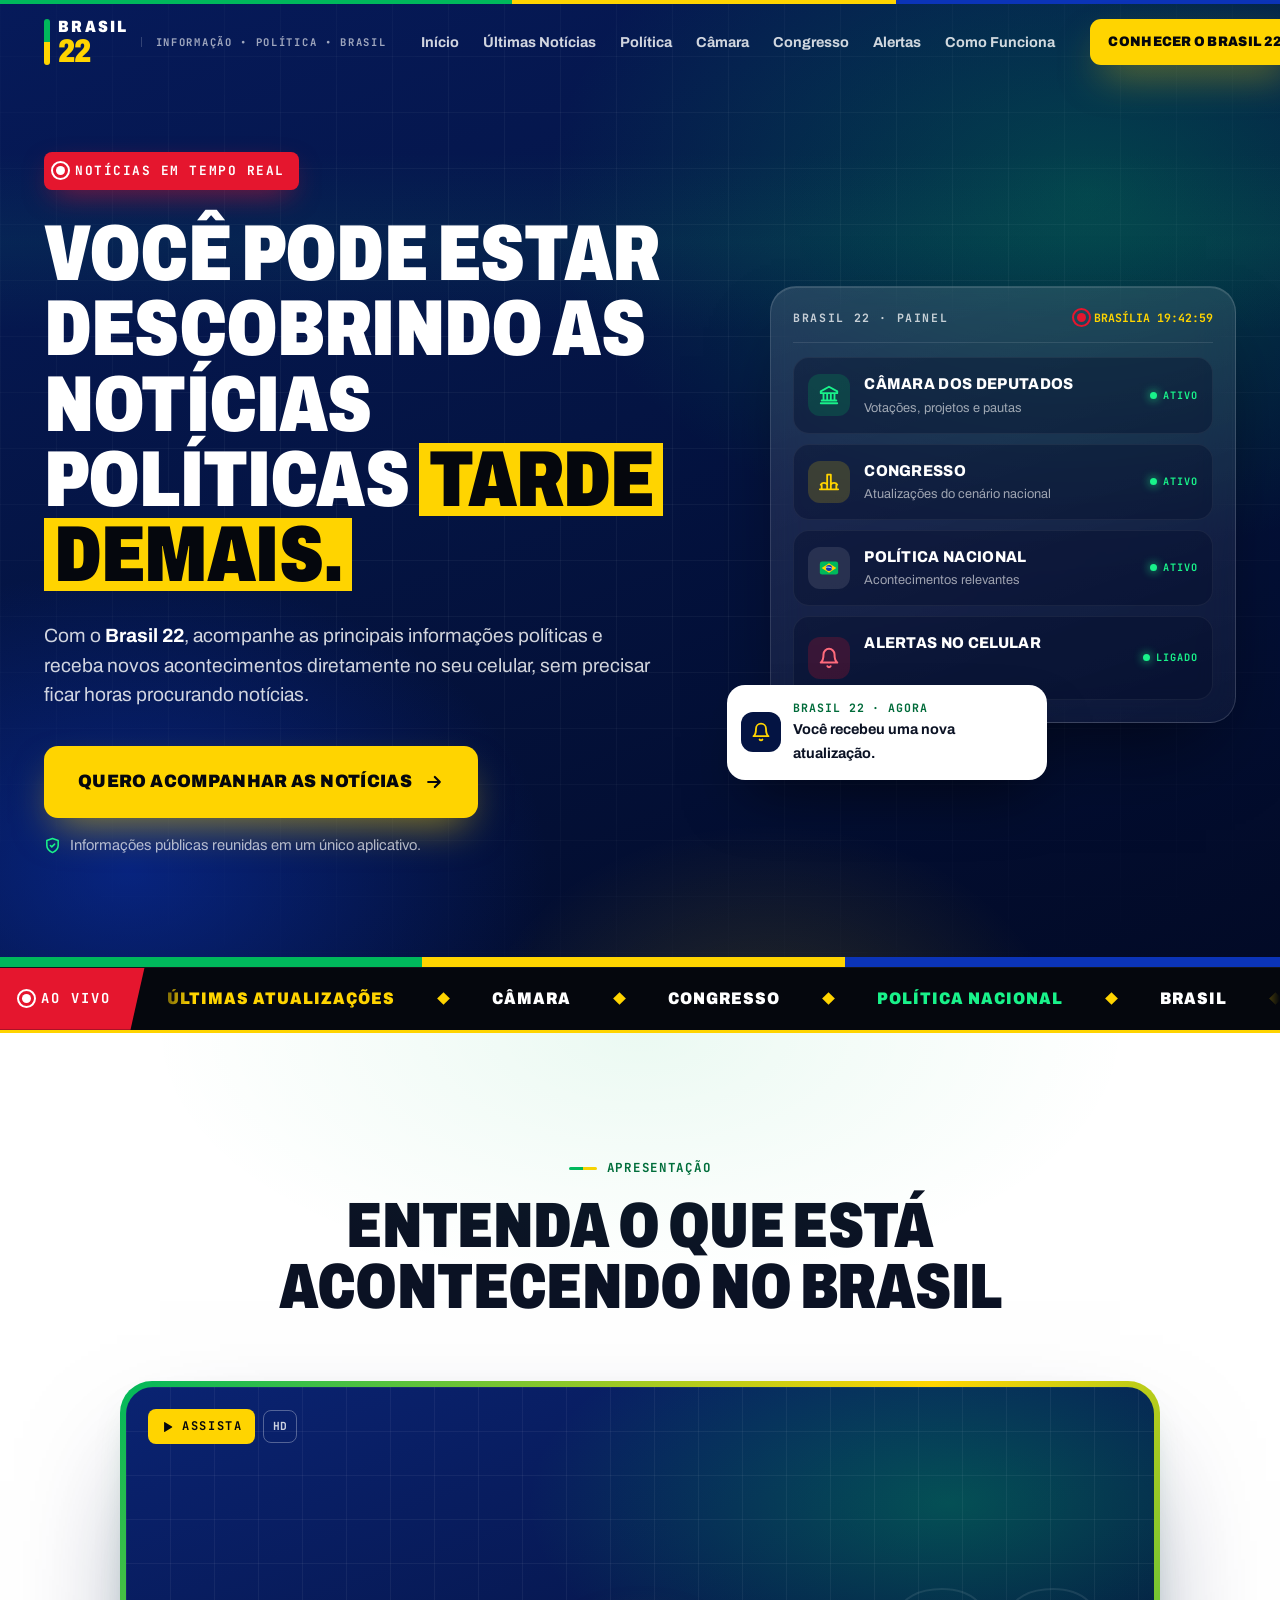
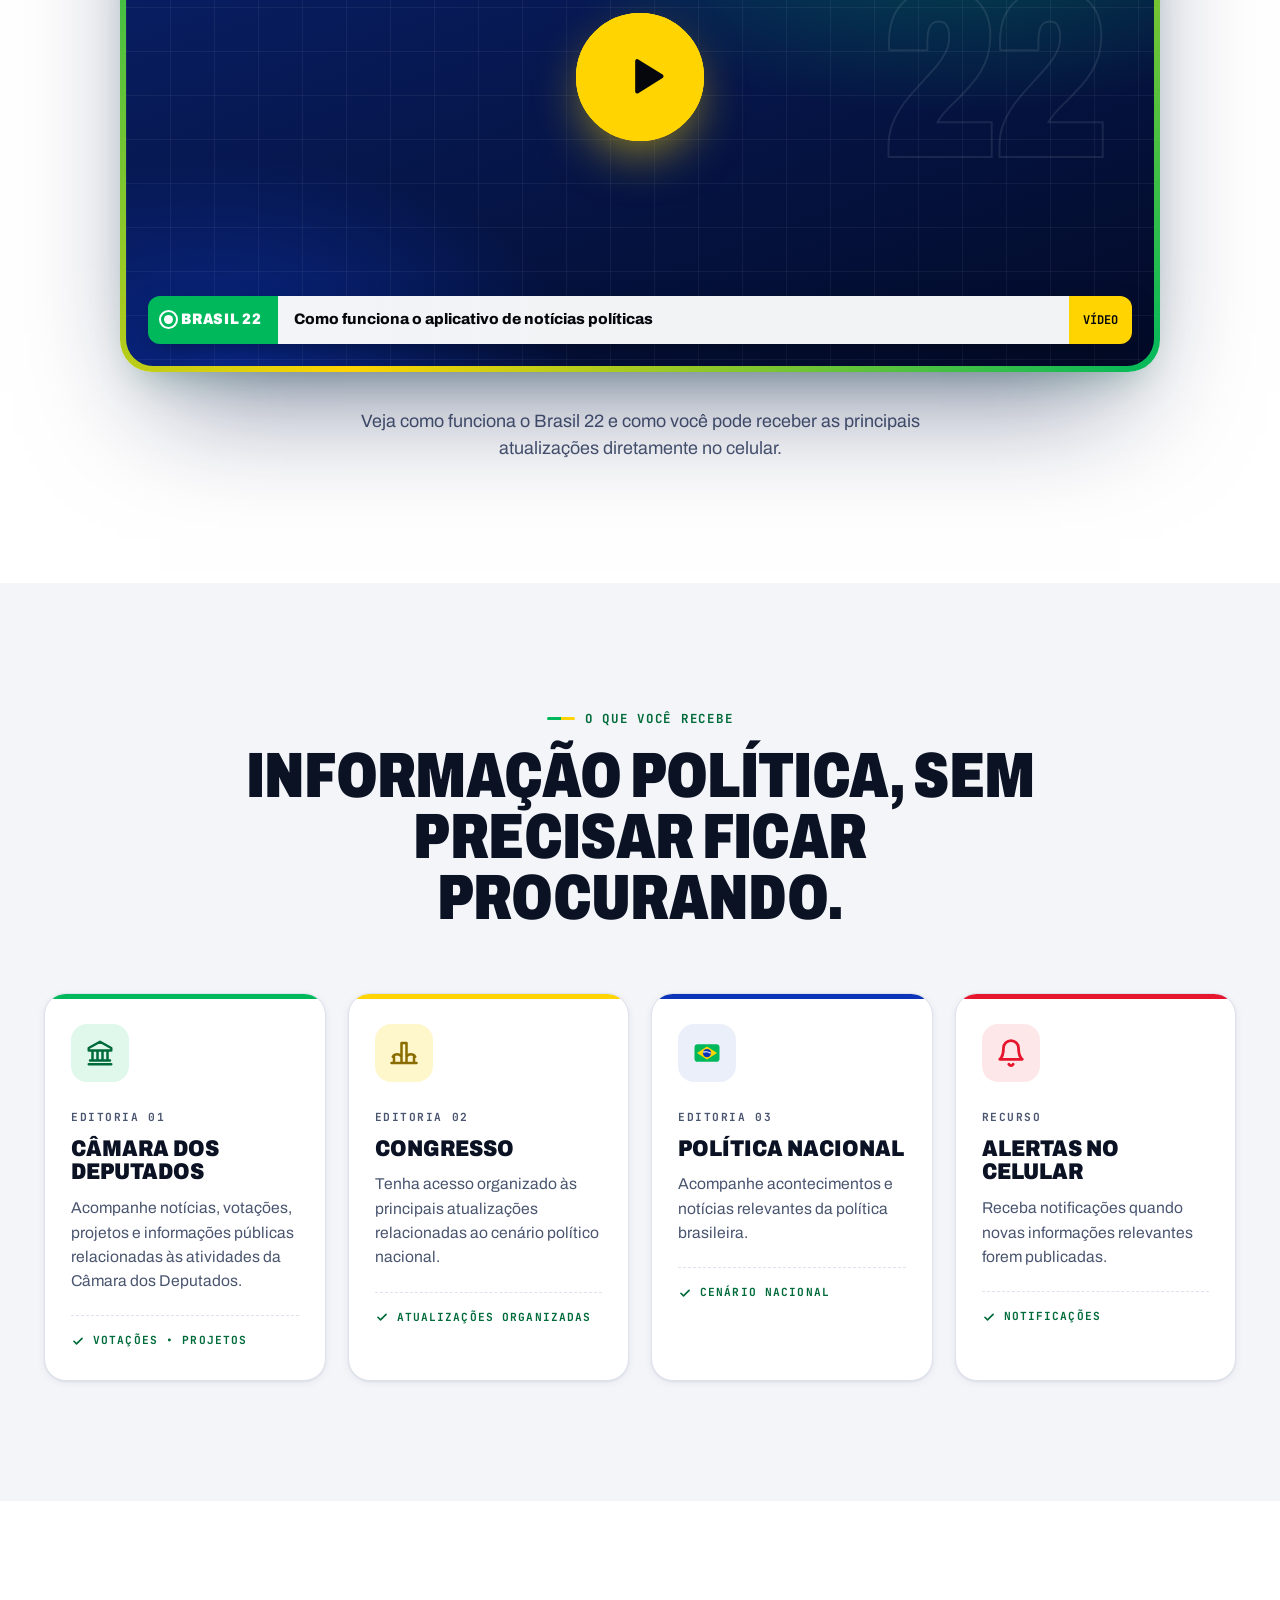
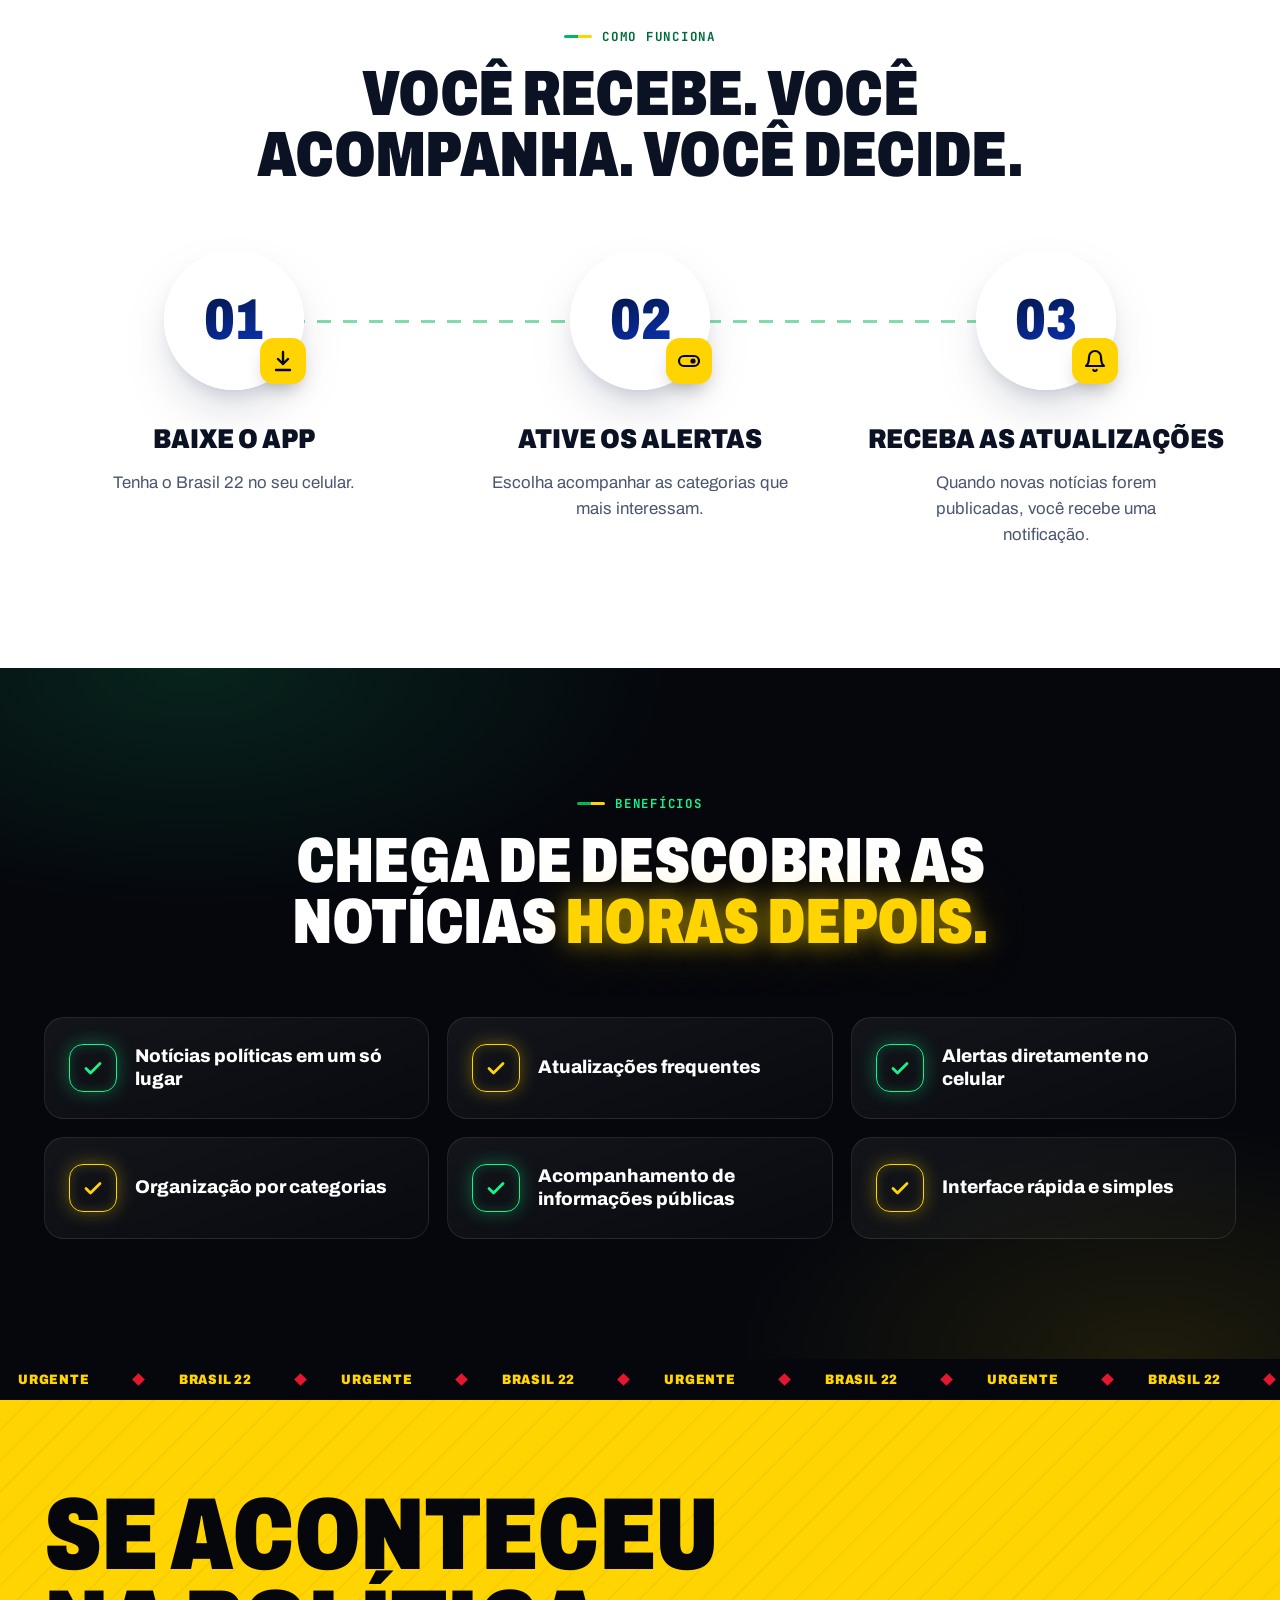
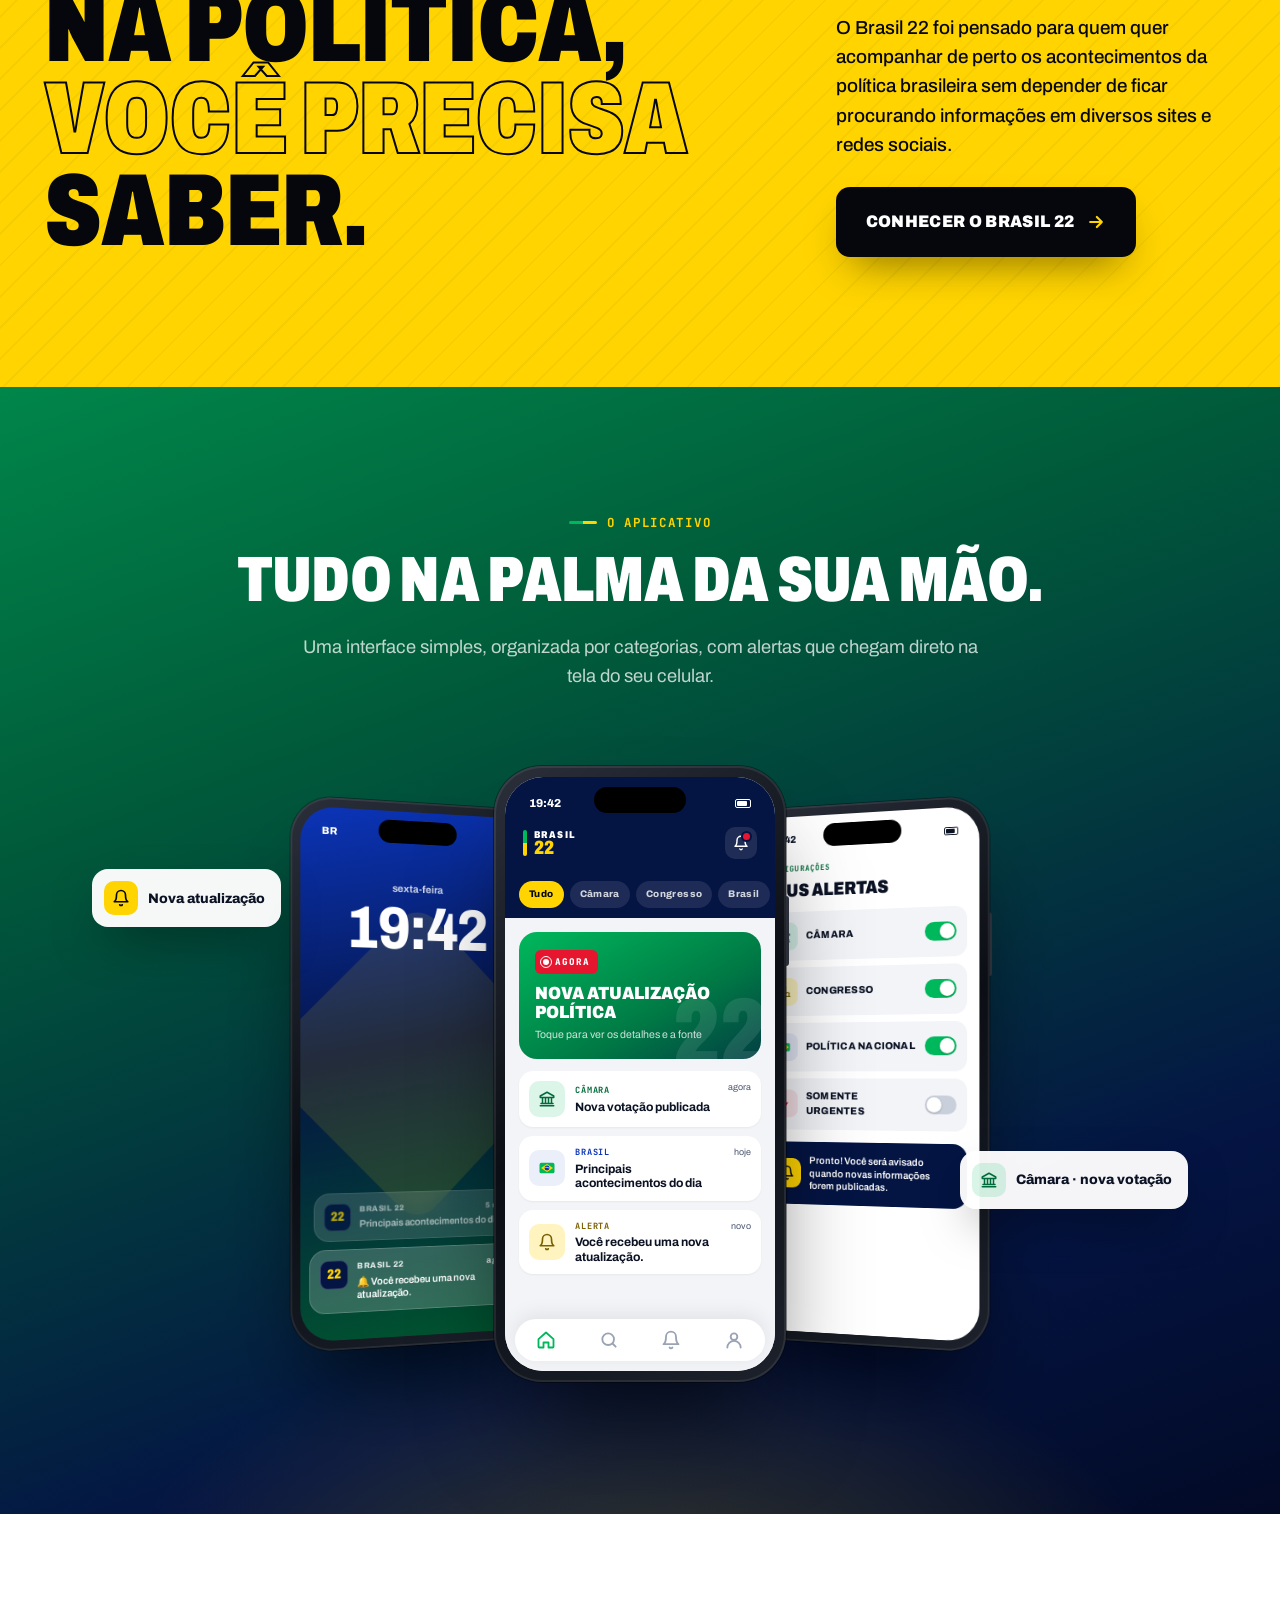
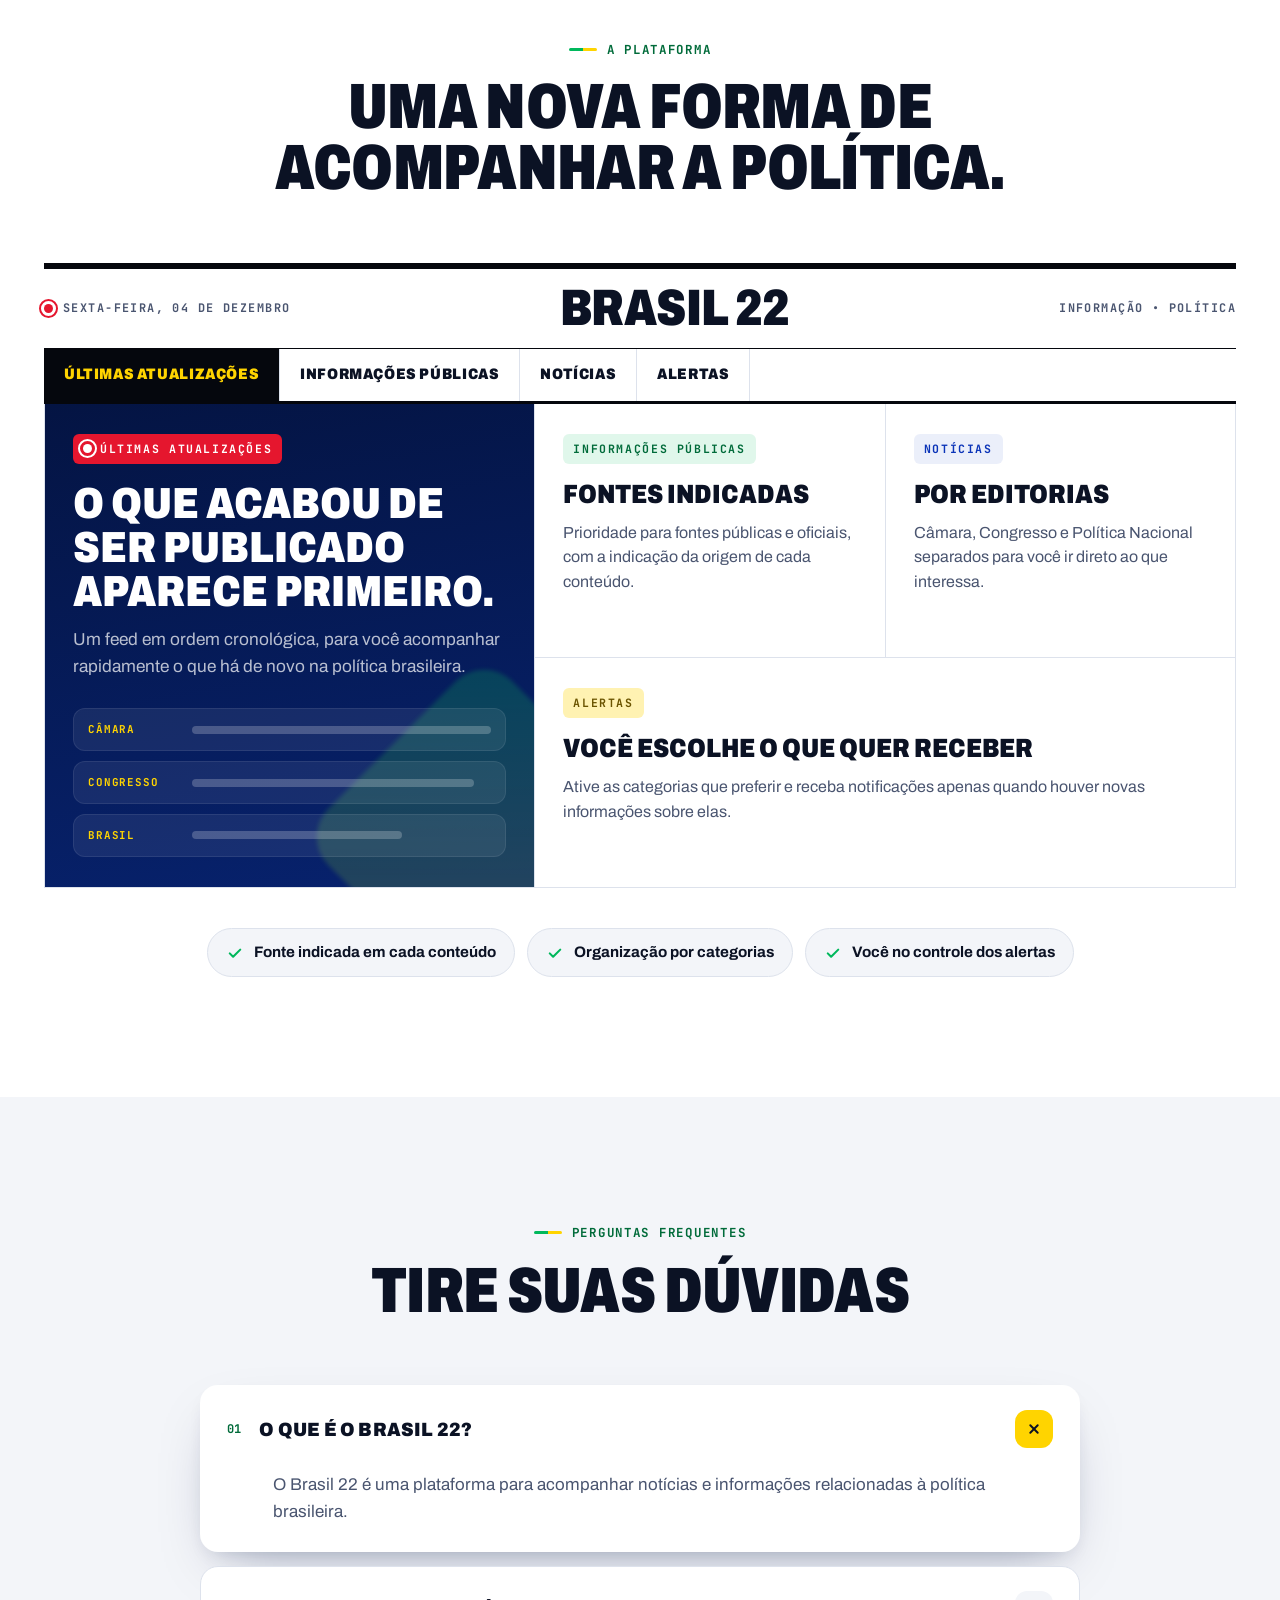
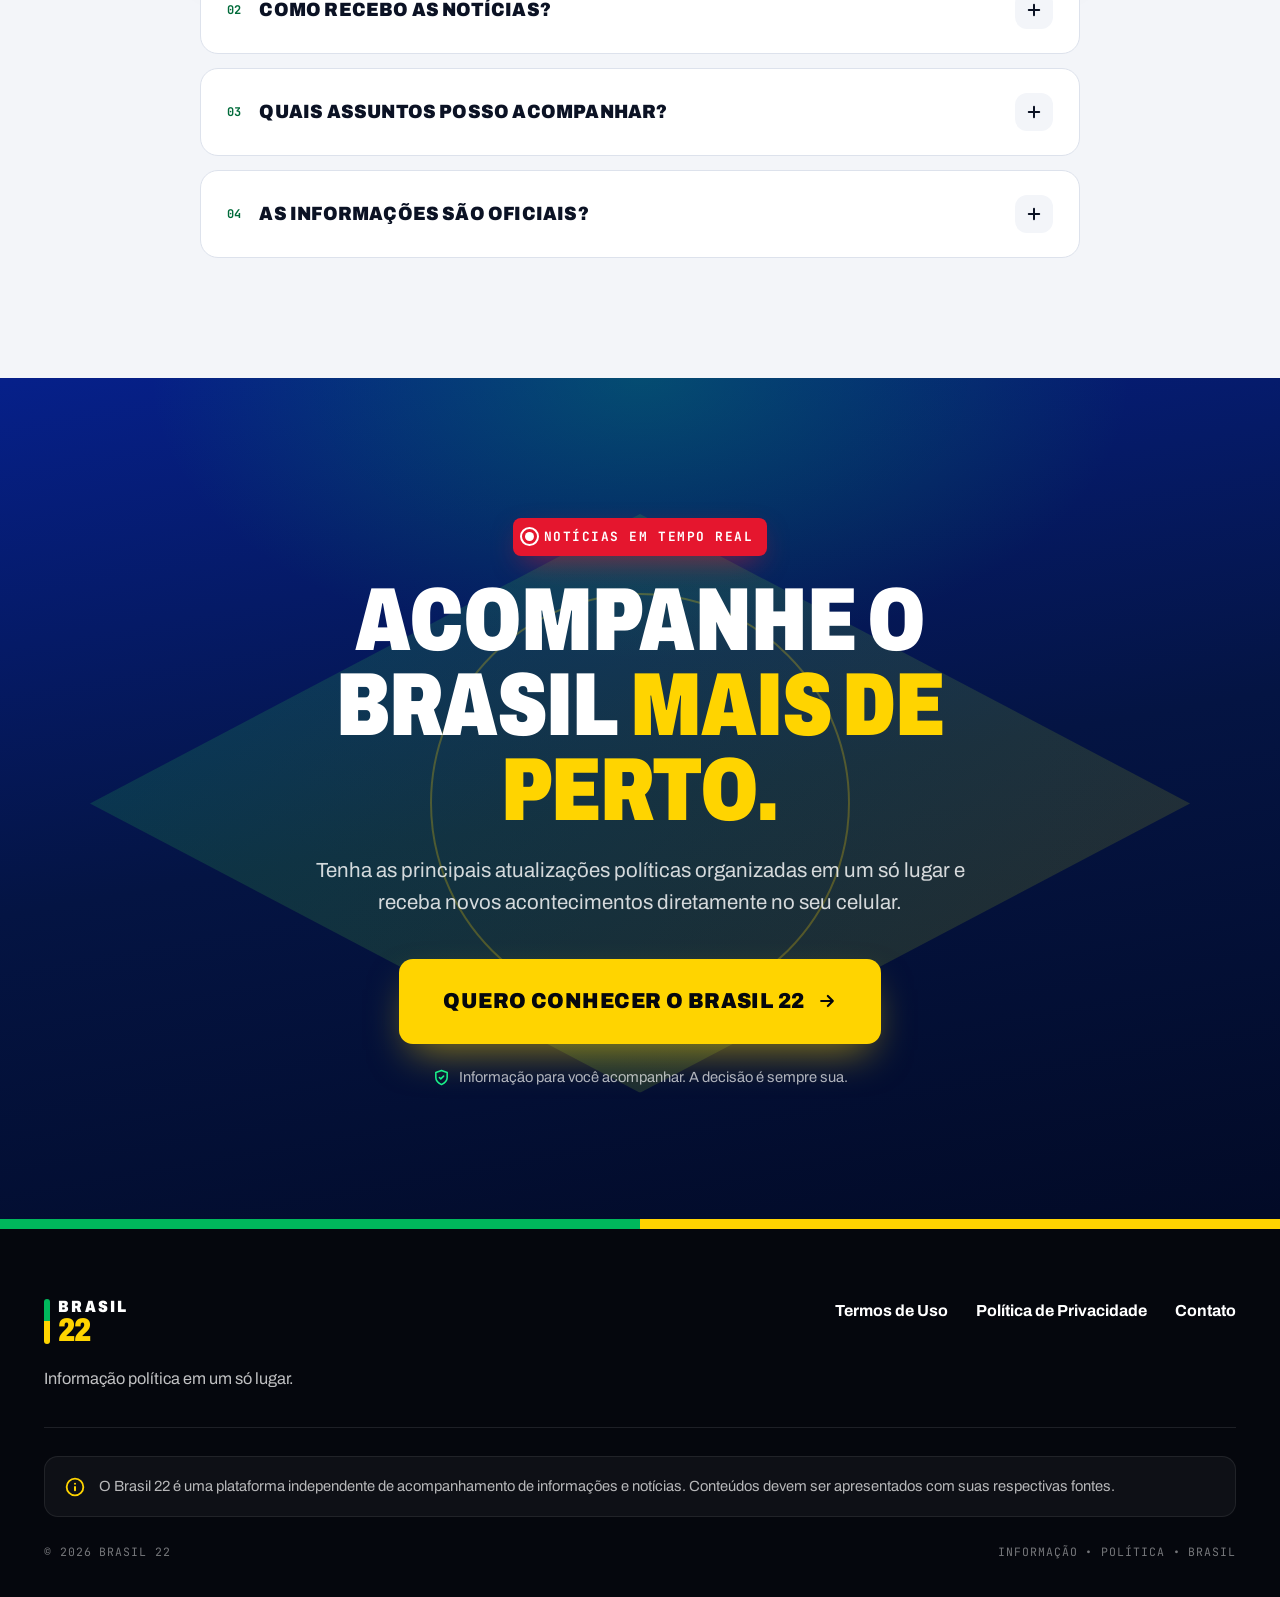
<file: brasil22/index.html>
<!DOCTYPE html>
<html lang="pt-BR">
<head>
<meta charset="UTF-8">
<meta name="viewport" content="width=device-width, initial-scale=1">
<title>Brasil 22 — Informação política em um só lugar</title>
<meta name="description" content="Acompanhe rapidamente as principais informações políticas do Brasil e receba alertas de novas atualizações diretamente no seu celular.">
<meta name="theme-color" content="#041443">
<meta property="og:title" content="Brasil 22 — Informação política em um só lugar">
<meta property="og:description" content="Notícias em tempo real sobre Câmara, Congresso e política nacional, com alertas no celular.">
<meta property="og:type" content="website">
<link rel="icon" href="data:image/svg+xml,%3Csvg xmlns='http://www.w3.org/2000/svg' viewBox='0 0 64 64'%3E%3Crect width='64' height='64' rx='14' fill='%23041443'/%3E%3Crect x='8' y='10' width='6' height='44' rx='2' fill='%2300B85C'/%3E%3Ctext x='38' y='45' font-family='Arial Black,Arial' font-weight='900' font-size='30' text-anchor='middle' fill='%23FFD400'%3E22%3C/text%3E%3C/svg%3E">
<link rel="preconnect" href="https://fonts.googleapis.com">
<link rel="preconnect" href="https://fonts.gstatic.com" crossorigin>
<link href="https://fonts.googleapis.com/css2?family=Archivo:wdth,wght@62..125,400..900&family=JetBrains+Mono:wght@500;700&display=swap" rel="stylesheet">
<script>document.documentElement.classList.add('js')</script>
<style>
:root{
  --green:#00B85C;
  --green-neon:#19F28A;
  --green-deep:#006B3A;
  --yellow:#FFD400;
  --yellow-soft:#FFE766;
  --blue:#0B34B8;
  --blue-deep:#041443;
  --blue-night:#020A26;
  --red:#E5162E;
  --ink:#05070D;
  --ink-2:#0C111C;
  --paper:#F3F5F9;
  --white:#FFFFFF;
  --text:#0B1224;
  --muted:#4A5570;
  --line:#DDE2EC;
  --radius:22px;
  --shadow-sm:0 2px 8px rgba(4,20,67,.06),0 1px 2px rgba(4,20,67,.06);
  --shadow:0 24px 60px -24px rgba(4,20,67,.35),0 8px 20px -10px rgba(4,20,67,.18);
  --font:"Archivo",system-ui,-apple-system,"Segoe UI",Roboto,Arial,sans-serif;
  --mono:"JetBrains Mono",ui-monospace,SFMono-Regular,Menlo,monospace;
  --wrap:1240px;
  --header-h:76px;
}
*,*::before,*::after{box-sizing:border-box}
html{scroll-behavior:smooth;-webkit-text-size-adjust:100%}
body{margin:0;font-family:var(--font);color:var(--text);background:var(--white);line-height:1.55;-webkit-font-smoothing:antialiased;overflow-x:hidden}
img,svg{display:block}
a{color:inherit;text-decoration:none}
button{font:inherit;cursor:pointer}
:focus-visible{outline:3px solid var(--yellow);outline-offset:3px;border-radius:6px}
.wrap{width:100%;max-width:var(--wrap);margin:0 auto;padding:0 24px}
.sr-only{position:absolute;width:1px;height:1px;overflow:hidden;clip:rect(0 0 0 0);white-space:nowrap}
.skip{position:absolute;left:16px;top:-60px;z-index:200;background:var(--yellow);color:var(--ink);padding:10px 16px;border-radius:10px;font-weight:800}
.skip:focus{top:12px}

/* ---------- Tipografia ---------- */
.display{font-weight:900;font-stretch:76%;text-transform:uppercase;letter-spacing:-.01em;line-height:.95;margin:0}
.kicker{font-family:var(--mono);font-size:.78rem;font-weight:700;letter-spacing:.14em;text-transform:uppercase;display:inline-flex;align-items:center;gap:10px}
.kicker::before{content:"";width:28px;height:3px;background:linear-gradient(90deg,var(--green) 0 50%,var(--yellow) 50% 100%);border-radius:2px}
.section{padding:120px 0;position:relative}
.section-head{max-width:860px;margin:0 auto 64px;text-align:center}
.section-head .kicker{color:var(--green-deep);margin-bottom:18px}
.section-head h2{font-size:clamp(2.1rem,5vw,4rem)}
.section-head p{font-size:1.15rem;color:var(--muted);margin:22px auto 0;max-width:680px}

/* ---------- Botões ---------- */
.btn{display:inline-flex;align-items:center;justify-content:center;gap:12px;border:0;border-radius:14px;font-weight:900;font-stretch:92%;text-transform:uppercase;letter-spacing:.02em;transition:transform .2s ease,box-shadow .2s ease,background .2s ease;white-space:nowrap}
.btn svg{width:20px;height:20px;flex:none;transition:transform .2s ease}
.btn:hover svg{transform:translateX(4px)}
.btn-primary{background:var(--yellow);color:var(--ink);padding:22px 34px;font-size:1.12rem;box-shadow:0 0 0 0 rgba(255,212,0,.6),0 18px 40px -12px rgba(255,212,0,.55)}
.btn-primary:hover{transform:translateY(-2px);box-shadow:0 0 0 6px rgba(255,212,0,.18),0 24px 50px -12px rgba(255,212,0,.65)}
.btn-green{background:var(--green);color:var(--white);padding:22px 34px;font-size:1.12rem;box-shadow:0 18px 40px -14px rgba(0,184,92,.7)}
.btn-green:hover{transform:translateY(-2px);background:#00C864}
.btn-sm{padding:12px 18px;font-size:.86rem;border-radius:11px}
.btn-pulse{animation:pulse 2.6s ease-in-out infinite}
@keyframes pulse{0%,100%{box-shadow:0 0 0 0 rgba(255,212,0,.55),0 18px 40px -12px rgba(255,212,0,.55)}50%{box-shadow:0 0 0 14px rgba(255,212,0,0),0 18px 40px -12px rgba(255,212,0,.55)}}

/* ---------- Tarjas ---------- */
.tag-live{display:inline-flex;align-items:center;gap:10px;background:var(--red);color:#fff;font-family:var(--mono);font-weight:700;font-size:.8rem;letter-spacing:.12em;padding:9px 14px 9px 12px;border-radius:8px;text-transform:uppercase;box-shadow:0 10px 30px -10px rgba(229,22,46,.8)}
.dot{width:9px;height:9px;border-radius:50%;background:#fff;position:relative;flex:none}
.dot::after{content:"";position:absolute;inset:-5px;border-radius:50%;border:2px solid #fff;animation:ping 1.6s ease-out infinite}
.dot-red{background:var(--red)}
.dot-red::after{border-color:var(--red)}
@keyframes ping{0%{transform:scale(.4);opacity:1}100%{transform:scale(1.6);opacity:0}}

/* ---------- Logo ---------- */
.logo{display:inline-flex;align-items:center;gap:12px;line-height:1}
.logo-mark{display:flex;align-items:stretch;gap:8px}
.logo-bar{width:6px;border-radius:3px;background:linear-gradient(180deg,var(--green) 0 50%,var(--yellow) 50% 100%)}
.logo-text{display:flex;flex-direction:column;justify-content:center}
.logo-text b{font-weight:900;font-stretch:82%;font-size:1.02rem;letter-spacing:.14em;color:#fff}
.logo-text strong{font-weight:900;font-stretch:78%;font-size:2.05rem;letter-spacing:-.02em;color:var(--yellow);line-height:.82;margin-top:2px}
.logo-tag{font-family:var(--mono);font-size:.66rem;font-weight:700;letter-spacing:.16em;color:rgba(255,255,255,.62);padding-left:14px;border-left:1px solid rgba(255,255,255,.18);white-space:nowrap}

/* ---------- Header ---------- */
.flagline{height:4px;background:linear-gradient(90deg,var(--green) 0 40%,var(--yellow) 40% 70%,var(--blue) 70% 100%)}
.header{position:fixed;inset:0 0 auto 0;z-index:100;transition:background .3s ease,box-shadow .3s ease,backdrop-filter .3s ease}
.header.scrolled{background:rgba(2,10,38,.82);backdrop-filter:blur(16px) saturate(140%);-webkit-backdrop-filter:blur(16px) saturate(140%);box-shadow:0 10px 30px -12px rgba(0,0,0,.5)}
.header-in{display:flex;align-items:center;justify-content:space-between;gap:24px;height:var(--header-h)}
.nav{display:flex;align-items:center;gap:2px}
.nav a{color:rgba(255,255,255,.82);font-weight:700;font-size:.9rem;padding:9px 11px;border-radius:9px;transition:color .2s,background .2s;white-space:nowrap}
.nav a:hover{color:#fff;background:rgba(255,255,255,.08)}
.header-cta{display:flex;align-items:center;gap:12px}
.menu-btn{display:none;width:46px;height:46px;border-radius:12px;border:1px solid rgba(255,255,255,.2);background:rgba(255,255,255,.06);color:#fff;align-items:center;justify-content:center}
.menu-btn svg{width:22px;height:22px}
.drawer{position:fixed;inset:0;z-index:150;background:rgba(2,10,38,.97);backdrop-filter:blur(10px);-webkit-backdrop-filter:blur(10px);display:flex;flex-direction:column;padding:24px;transform:translateY(-100%);transition:transform .4s cubic-bezier(.2,.8,.2,1);visibility:hidden}
.drawer.open{transform:none;visibility:visible}
.drawer-top{display:flex;justify-content:space-between;align-items:center;margin-bottom:28px}
.drawer nav{display:flex;flex-direction:column}
.drawer nav a{color:#fff;font-weight:900;font-stretch:84%;text-transform:uppercase;font-size:1.7rem;padding:12px 0;border-bottom:1px solid rgba(255,255,255,.08);display:flex;justify-content:space-between;align-items:center}
.drawer nav a span{font-family:var(--mono);font-size:.75rem;color:var(--yellow);font-weight:700}
.drawer .btn{margin-top:28px;width:100%}

/* ---------- Hero ---------- */
.hero{position:relative;overflow:hidden;color:#fff;background:
  radial-gradient(900px 600px at 85% 20%,rgba(0,184,92,.28),transparent 60%),
  radial-gradient(700px 500px at 10% 90%,rgba(11,52,184,.55),transparent 60%),
  radial-gradient(500px 400px at 60% 110%,rgba(255,212,0,.16),transparent 60%),
  linear-gradient(160deg,#061a5a 0%,var(--blue-deep) 45%,var(--blue-night) 100%);
  padding:calc(var(--header-h) + 76px) 0 110px}
.hero-grid-bg{position:absolute;inset:0;background-image:linear-gradient(rgba(255,255,255,.045) 1px,transparent 1px),linear-gradient(90deg,rgba(255,255,255,.045) 1px,transparent 1px);background-size:56px 56px;mask-image:radial-gradient(ellipse 80% 70% at 50% 40%,#000 40%,transparent 100%);-webkit-mask-image:radial-gradient(ellipse 80% 70% at 50% 40%,#000 40%,transparent 100%);pointer-events:none}
.hero-scan{position:absolute;left:0;right:0;height:180px;background:linear-gradient(180deg,transparent,rgba(25,242,138,.06),transparent);animation:scan 7s linear infinite;pointer-events:none}
@keyframes scan{0%{top:-200px}100%{top:100%}}
.hero-in{position:relative;display:grid;grid-template-columns:1.18fr .82fr;gap:56px;align-items:center}
.hero h1{font-size:clamp(2.6rem,6.2vw,5.6rem);margin:26px 0 0}
.hero h1 .hl{position:relative;display:inline;color:var(--ink);background:linear-gradient(transparent 8%,var(--yellow) 8%,var(--yellow) 92%,transparent 92%);box-decoration-break:clone;-webkit-box-decoration-break:clone;padding:0 .12em}
.hero-sub{font-size:clamp(1.08rem,1.5vw,1.3rem);color:rgba(255,255,255,.82);max-width:620px;margin:28px 0 36px}
.hero-sub strong{color:#fff}
.hero-actions{display:flex;flex-direction:column;align-items:flex-start;gap:16px}
.micro{display:inline-flex;align-items:center;gap:9px;font-size:.92rem;color:rgba(255,255,255,.68)}
.micro svg{width:17px;height:17px;color:var(--green-neon)}

/* Painel do hero */
.panel{position:relative;border-radius:26px;padding:22px;background:linear-gradient(160deg,rgba(255,255,255,.12),rgba(255,255,255,.04));border:1px solid rgba(255,255,255,.14);backdrop-filter:blur(18px);-webkit-backdrop-filter:blur(18px);box-shadow:0 40px 80px -30px rgba(0,0,0,.6),inset 0 1px 0 rgba(255,255,255,.12)}
.panel-top{display:flex;justify-content:space-between;align-items:center;padding-bottom:16px;border-bottom:1px solid rgba(255,255,255,.1);margin-bottom:14px}
.panel-title{font-family:var(--mono);font-size:.72rem;letter-spacing:.14em;font-weight:700;color:rgba(255,255,255,.75)}
.panel-clock{font-family:var(--mono);font-size:.72rem;font-weight:700;color:var(--yellow);display:flex;gap:8px;align-items:center}
.panel-row{display:flex;align-items:center;gap:14px;padding:14px;border-radius:16px;background:rgba(2,10,38,.35);border:1px solid rgba(255,255,255,.06);margin-top:10px}
.panel-ico{width:42px;height:42px;border-radius:12px;display:grid;place-items:center;flex:none}
.panel-ico svg{width:22px;height:22px}
.panel-row h4{margin:0;font-size:.98rem;font-weight:800;font-stretch:92%;text-transform:uppercase;letter-spacing:.02em}
.panel-row p{margin:2px 0 0;font-size:.8rem;color:rgba(255,255,255,.6)}
.panel-row .grow{flex:1;min-width:0}
.panel-status{font-family:var(--mono);font-size:.64rem;font-weight:700;letter-spacing:.1em;color:var(--green-neon);display:flex;align-items:center;gap:6px;white-space:nowrap}
.panel-status i{width:7px;height:7px;border-radius:50%;background:var(--green-neon);box-shadow:0 0 10px var(--green-neon);animation:blink 1.4s ease-in-out infinite}
.panel-row:nth-child(3) .panel-status i{animation-delay:.3s}
.panel-row:nth-child(4) .panel-status i{animation-delay:.6s}
.panel-row:nth-child(5) .panel-status i{animation-delay:.9s}
@keyframes blink{0%,100%{opacity:1}50%{opacity:.25}}
.bars{display:flex;gap:3px;align-items:flex-end;height:22px;margin-top:8px}
.bars span{width:4px;border-radius:2px;background:linear-gradient(180deg,var(--yellow),var(--green));animation:eq 1.2s ease-in-out infinite}
.bars span:nth-child(2){animation-delay:.15s}.bars span:nth-child(3){animation-delay:.3s}.bars span:nth-child(4){animation-delay:.45s}.bars span:nth-child(5){animation-delay:.6s}.bars span:nth-child(6){animation-delay:.75s}
@keyframes eq{0%,100%{height:30%}50%{height:100%}}
.toast{position:absolute;left:-44px;bottom:-58px;display:flex;align-items:center;gap:12px;background:#fff;color:var(--text);border-radius:18px;padding:14px 18px 14px 14px;box-shadow:0 30px 60px -20px rgba(0,0,0,.55);max-width:320px;animation:toastIn 6s ease-in-out infinite}
.toast .t-ico{width:40px;height:40px;border-radius:12px;background:var(--blue-deep);display:grid;place-items:center;flex:none}
.toast .t-ico svg{width:20px;height:20px;color:var(--yellow)}
.toast b{display:block;font-size:.72rem;font-family:var(--mono);letter-spacing:.08em;color:var(--green-deep)}
.toast span{font-size:.9rem;font-weight:700;line-height:1.3}
@keyframes toastIn{0%,8%{opacity:0;transform:translateY(16px) scale(.96)}14%,86%{opacity:1;transform:none}94%,100%{opacity:0;transform:translateY(-8px) scale(.98)}}
.hero-lower{position:absolute;left:0;right:0;bottom:0;height:10px;background:linear-gradient(90deg,var(--green) 0 33%,var(--yellow) 33% 66%,var(--blue) 66% 100%)}

/* ---------- Ticker ---------- */
.ticker{display:flex;align-items:stretch;background:var(--ink);color:#fff;border-top:1px solid rgba(255,255,255,.06);border-bottom:3px solid var(--yellow);overflow:hidden;position:relative;z-index:2}
.ticker-badge{flex:none;display:flex;align-items:center;gap:10px;background:var(--red);padding:0 22px;font-family:var(--mono);font-weight:700;letter-spacing:.14em;font-size:.86rem;position:relative;z-index:2;clip-path:polygon(0 0,100% 0,calc(100% - 14px) 100%,0 100%);padding-right:34px}
.ticker-view{flex:1;overflow:hidden;mask-image:linear-gradient(90deg,transparent,#000 4%,#000 96%,transparent);-webkit-mask-image:linear-gradient(90deg,transparent,#000 4%,#000 96%,transparent)}
.ticker-track{display:flex;width:max-content;animation:marquee 38s linear infinite}
.ticker:hover .ticker-track{animation-play-state:paused}
.ticker-group{display:flex;align-items:center;flex:none}
.ticker-item{display:flex;align-items:center;gap:22px;padding:18px 22px;font-weight:900;font-stretch:86%;font-size:1.05rem;letter-spacing:.06em;text-transform:uppercase;white-space:nowrap}
.ticker-item::after{content:"";width:9px;height:9px;background:var(--yellow);transform:rotate(45deg);margin-left:22px}
.ticker-item.accent{color:var(--yellow)}
.ticker-item.green{color:var(--green-neon)}
@keyframes marquee{from{transform:translateX(0)}to{transform:translateX(-50%)}}

/* ---------- Vídeo ---------- */
.video-sec{background:var(--white);overflow:hidden}
.video-sec::before{content:"";position:absolute;inset:0;background:radial-gradient(700px 360px at 50% 0,rgba(0,184,92,.08),transparent 70%);pointer-events:none}
.player-frame{position:relative;max-width:1040px;margin:0 auto;padding:6px;border-radius:32px;background:linear-gradient(135deg,var(--green),var(--yellow) 50%,var(--green));box-shadow:0 60px 120px -40px rgba(4,20,67,.55),0 20px 40px -20px rgba(0,107,58,.35)}
.player{position:relative;aspect-ratio:16/9;border-radius:27px;overflow:hidden;background:
  radial-gradient(600px 300px at 80% 20%,rgba(0,184,92,.35),transparent 70%),
  radial-gradient(500px 300px at 10% 100%,rgba(11,52,184,.6),transparent 70%),
  linear-gradient(160deg,#0a2372,var(--blue-night));
  color:#fff;cursor:pointer;display:block;width:100%;border:0;padding:0;text-align:left}
.player-grid{position:absolute;inset:0;background-image:linear-gradient(rgba(255,255,255,.05) 1px,transparent 1px),linear-gradient(90deg,rgba(255,255,255,.05) 1px,transparent 1px);background-size:44px 44px}
.player-watermark{position:absolute;right:5%;top:50%;transform:translateY(-50%);font-weight:900;font-stretch:72%;font-size:clamp(5rem,20vw,15rem);line-height:.8;color:transparent;-webkit-text-stroke:2px rgba(255,255,255,.09);letter-spacing:-.03em;user-select:none}
.player-tag{position:absolute;top:22px;left:22px;display:flex;gap:8px;align-items:center}
.player-tag .assista{background:var(--yellow);color:var(--ink);font-family:var(--mono);font-weight:700;font-size:.75rem;letter-spacing:.14em;padding:8px 12px;border-radius:8px;display:flex;align-items:center;gap:8px}
.player-tag .assista svg{width:14px;height:14px}
.player-tag .hd{border:1px solid rgba(255,255,255,.3);font-family:var(--mono);font-size:.7rem;font-weight:700;padding:7px 9px;border-radius:8px;color:rgba(255,255,255,.8)}
.play{position:absolute;left:50%;top:50%;transform:translate(-50%,-50%);width:clamp(84px,12vw,128px);aspect-ratio:1;border-radius:50%;background:var(--yellow);display:grid;place-items:center;box-shadow:0 20px 50px -10px rgba(255,212,0,.6);transition:transform .25s ease}
.play::before,.play::after{content:"";position:absolute;inset:0;border-radius:50%;border:2px solid var(--yellow);animation:ring 2.4s ease-out infinite}
.play::after{animation-delay:1.2s}
@keyframes ring{0%{transform:scale(1);opacity:.8}100%{transform:scale(1.7);opacity:0}}
.play svg{width:38%;height:38%;color:var(--ink);margin-left:8%}
.player:hover .play{transform:translate(-50%,-50%) scale(1.07)}
.lower-third{position:absolute;left:22px;right:22px;bottom:22px;display:flex;align-items:stretch;border-radius:12px;overflow:hidden;box-shadow:0 10px 30px -10px rgba(0,0,0,.5)}
.lower-third .lt-a{background:var(--green);padding:12px 16px;font-weight:900;font-stretch:86%;letter-spacing:.05em;font-size:clamp(.72rem,1.4vw,.95rem);text-transform:uppercase;display:flex;align-items:center;gap:8px;white-space:nowrap}
.lower-third .lt-b{flex:1;background:rgba(255,255,255,.95);color:var(--ink);padding:12px 16px;font-weight:800;font-size:clamp(.72rem,1.4vw,.95rem);display:flex;align-items:center;min-width:0}
.lower-third .lt-b span{overflow:hidden;text-overflow:ellipsis;white-space:nowrap}
.lower-third .lt-c{background:var(--yellow);color:var(--ink);padding:12px 14px;font-family:var(--mono);font-weight:700;font-size:.75rem;display:flex;align-items:center}
.player iframe{position:absolute;inset:0;width:100%;height:100%;border:0}
.player-note{position:absolute;inset:auto 0 50% 0;transform:translateY(calc(50% + 90px));text-align:center;font-family:var(--mono);font-size:.8rem;color:rgba(255,255,255,.85);opacity:0;transition:opacity .3s}
.player.noted .player-note{opacity:1}
.video-caption{text-align:center;max-width:640px;margin:36px auto 0;font-size:1.12rem;color:var(--muted)}

/* ---------- Cards "o que você recebe" ---------- */
.receive{background:var(--paper)}
.cards{display:grid;grid-template-columns:repeat(4,1fr);gap:22px}
.card{position:relative;background:var(--white);border-radius:var(--radius);padding:30px 26px 30px;border:1px solid var(--line);box-shadow:var(--shadow-sm);transition:transform .3s ease,box-shadow .3s ease,border-color .3s ease;overflow:hidden}
.card::before{content:"";position:absolute;left:0;right:0;top:0;height:5px;background:var(--accent,var(--green))}
.card:hover{transform:translateY(-6px);box-shadow:var(--shadow);border-color:transparent}
.card-ico{width:58px;height:58px;border-radius:16px;display:grid;place-items:center;background:var(--accent-bg,rgba(0,184,92,.12));color:var(--accent-ink,var(--green-deep));margin-bottom:22px}
.card-ico svg{width:30px;height:30px}
.card .label{font-family:var(--mono);font-size:.7rem;font-weight:700;letter-spacing:.14em;color:var(--muted)}
.card h3{font-weight:900;font-stretch:86%;text-transform:uppercase;font-size:1.42rem;line-height:1.05;margin:8px 0 12px}
.card p{margin:0;color:var(--muted);font-size:.98rem}
.card.c-yellow{--accent:var(--yellow);--accent-bg:rgba(255,212,0,.2);--accent-ink:#8a6d00}
.card.c-blue{--accent:var(--blue);--accent-bg:rgba(11,52,184,.1);--accent-ink:var(--blue)}
.card.c-red{--accent:var(--red);--accent-bg:rgba(229,22,46,.1);--accent-ink:var(--red)}
.card-foot{margin-top:22px;padding-top:16px;border-top:1px dashed var(--line);display:flex;align-items:center;gap:8px;font-family:var(--mono);font-size:.7rem;font-weight:700;letter-spacing:.1em;color:var(--green-deep)}

/* ---------- Como funciona ---------- */
.how{background:var(--white)}
.steps{display:grid;grid-template-columns:repeat(3,1fr);gap:26px;position:relative;counter-reset:s}
.steps::before{content:"";position:absolute;left:12%;right:12%;top:70px;height:3px;background:repeating-linear-gradient(90deg,var(--green) 0 14px,transparent 14px 26px);opacity:.5}
.step{position:relative;text-align:center;padding:0 12px}
.step-num{width:140px;height:140px;margin:0 auto 28px;border-radius:50%;display:grid;place-items:center;background:var(--white);position:relative;box-shadow:var(--shadow)}
.step-num::before{content:"";position:absolute;inset:-6px;border-radius:50%;background:conic-gradient(var(--green) 0 33%,var(--yellow) 0 66%,var(--blue) 0);z-index:-1}
.step-num::after{content:"";position:absolute;inset:0;border-radius:50%;background:var(--white)}
.step-num span{position:relative;z-index:1;font-weight:900;font-stretch:78%;font-size:3.6rem;line-height:1;background:linear-gradient(160deg,var(--blue-deep),var(--blue));-webkit-background-clip:text;background-clip:text;color:transparent}
.step-num em{position:absolute;z-index:2;right:-2px;bottom:6px;width:46px;height:46px;border-radius:14px;background:var(--yellow);display:grid;place-items:center;box-shadow:0 10px 20px -8px rgba(0,0,0,.35)}
.step-num em svg{width:24px;height:24px;color:var(--ink)}
.step h3{font-weight:900;font-stretch:86%;font-size:1.7rem;text-transform:uppercase;margin:0 0 10px}
.step p{margin:0 auto;color:var(--muted);max-width:300px;font-size:1.05rem}

/* ---------- Benefícios (escuro/neon) ---------- */
.benefits{background:radial-gradient(800px 400px at 15% 0,rgba(25,242,138,.12),transparent 60%),radial-gradient(700px 400px at 90% 100%,rgba(255,212,0,.1),transparent 60%),var(--ink);color:#fff;overflow:hidden}
.benefits .section-head .kicker{color:var(--green-neon)}
.benefits .section-head p{color:rgba(255,255,255,.65)}
.benefits h2 .neon{color:var(--yellow);text-shadow:0 0 22px rgba(255,212,0,.55),0 0 60px rgba(255,212,0,.25)}
.benefit-grid{display:grid;grid-template-columns:repeat(3,1fr);gap:18px}
.benefit{position:relative;display:flex;align-items:center;gap:18px;padding:26px 24px;border-radius:20px;background:linear-gradient(160deg,rgba(255,255,255,.06),rgba(255,255,255,.015));border:1px solid rgba(255,255,255,.09);transition:border-color .3s,transform .3s,box-shadow .3s}
.benefit:hover{border-color:rgba(25,242,138,.55);transform:translateY(-4px);box-shadow:0 0 0 1px rgba(25,242,138,.2),0 20px 50px -20px rgba(25,242,138,.45)}
.benefit:nth-child(even):hover{border-color:rgba(255,212,0,.55);box-shadow:0 0 0 1px rgba(255,212,0,.2),0 20px 50px -20px rgba(255,212,0,.4)}
.check{width:48px;height:48px;border-radius:14px;flex:none;display:grid;place-items:center;border:1.5px solid var(--green-neon);color:var(--green-neon);box-shadow:0 0 18px rgba(25,242,138,.35),inset 0 0 12px rgba(25,242,138,.2)}
.benefit:nth-child(even) .check{border-color:var(--yellow);color:var(--yellow);box-shadow:0 0 18px rgba(255,212,0,.35),inset 0 0 12px rgba(255,212,0,.2)}
.check svg{width:24px;height:24px}
.benefit h3{margin:0;font-size:1.15rem;font-weight:800;line-height:1.25}

/* ---------- Destaque ---------- */
.spotlight{background:var(--yellow);color:var(--ink);overflow:hidden;padding:130px 0}
.spotlight::before{content:"";position:absolute;inset:0;background:repeating-linear-gradient(-45deg,rgba(0,0,0,.035) 0 2px,transparent 2px 22px)}
.spot-urgent{position:absolute;top:0;left:0;right:0;display:flex;overflow:hidden;background:var(--ink);color:var(--yellow)}
.spot-urgent .ticker-track{animation-duration:26s}
.spot-urgent .ticker-item{padding:10px 18px;font-size:.85rem}
.spot-urgent .ticker-item::after{background:var(--red)}
.spot-in{position:relative;display:grid;grid-template-columns:1.3fr .7fr;gap:48px;align-items:end}
.spotlight h2{font-size:clamp(2.8rem,8vw,7.2rem);line-height:.9}
.spotlight h2 span{display:block}
.spotlight h2 .outline{color:transparent;-webkit-text-stroke:2px var(--ink)}
.spot-side p{font-size:1.18rem;font-weight:500;margin:0 0 28px}
.spot-side .btn{background:var(--ink);color:#fff;padding:22px 30px;font-size:1.05rem;box-shadow:0 20px 40px -16px rgba(0,0,0,.5)}
.spot-side .btn:hover{transform:translateY(-2px);background:var(--blue-deep)}
.spot-side .btn svg{color:var(--yellow)}

/* ---------- Mockup ---------- */
.app-sec{background:radial-gradient(900px 500px at 50% 110%,rgba(255,212,0,.22),transparent 60%),linear-gradient(160deg,#00864A 0%,#005A3A 30%,var(--blue-deep) 75%,var(--blue-night) 100%);color:#fff;overflow:hidden}
.app-sec .section-head .kicker{color:var(--yellow)}
.app-sec .section-head p{color:rgba(255,255,255,.75)}
.phones{position:relative;display:flex;justify-content:center;align-items:center;perspective:1800px;min-height:640px}
.phone{position:relative;width:292px;aspect-ratio:9/19;border-radius:48px;padding:11px;background:linear-gradient(145deg,#2a2f3a,#0b0e14 50%,#1c212b);box-shadow:0 60px 100px -30px rgba(0,0,0,.7),inset 0 0 0 2px rgba(255,255,255,.08),0 0 0 1px rgba(0,0,0,.4);flex:none;transform-style:preserve-3d}
.phone::before{content:"";position:absolute;right:-3px;top:130px;width:3px;height:70px;border-radius:0 3px 3px 0;background:#2a2f3a}
.screen{position:relative;height:100%;border-radius:38px;overflow:hidden;background:#fff;color:var(--text)}
.island{position:absolute;top:10px;left:50%;transform:translateX(-50%);width:92px;height:26px;border-radius:20px;background:#000;z-index:5}
.statusbar{display:flex;justify-content:space-between;align-items:center;padding:13px 24px 0;font-size:.72rem;font-weight:800;height:40px}
.statusbar i{display:flex;gap:4px;align-items:center}
.statusbar i b{display:block;width:16px;height:9px;border-radius:2px;border:1.5px solid currentColor;position:relative}
.statusbar i b::after{content:"";position:absolute;inset:1px 3px 1px 1px;background:currentColor;border-radius:1px}
.phone-center{z-index:3;animation:float 6s ease-in-out infinite}
.phone-left{z-index:2;transform:translateX(70px) rotateY(24deg) scale(.88);animation:floatL 7s ease-in-out infinite}
.phone-right{z-index:2;transform:translateX(-70px) rotateY(-24deg) scale(.88);animation:floatR 7s ease-in-out infinite .6s}
@keyframes float{0%,100%{transform:translateY(0)}50%{transform:translateY(-14px)}}
@keyframes floatL{0%,100%{transform:translateX(70px) rotateY(24deg) scale(.88) translateY(0)}50%{transform:translateX(70px) rotateY(24deg) scale(.88) translateY(-10px)}}
@keyframes floatR{0%,100%{transform:translateX(-70px) rotateY(-24deg) scale(.88) translateY(0)}50%{transform:translateX(-70px) rotateY(-24deg) scale(.88) translateY(-10px)}}

/* Tela do app */
.app-head{display:flex;justify-content:space-between;align-items:center;padding:8px 18px 12px;background:var(--blue-deep);color:#fff;margin-top:-40px;padding-top:50px}
.app-logo{display:flex;align-items:center;gap:7px;line-height:1}
.app-logo .logo-bar{width:4px;height:26px}
.app-logo b{display:block;font-weight:900;font-stretch:82%;font-size:.62rem;letter-spacing:.14em}
.app-logo strong{display:block;font-weight:900;font-stretch:78%;font-size:1.2rem;color:var(--yellow);line-height:.85}
.app-bell{position:relative;width:32px;height:32px;border-radius:10px;background:rgba(255,255,255,.1);display:grid;place-items:center}
.app-bell svg{width:16px;height:16px}
.app-bell::after{content:"";position:absolute;top:6px;right:7px;width:7px;height:7px;border-radius:50%;background:var(--red);box-shadow:0 0 0 2px var(--blue-deep)}
.app-tabs{display:flex;gap:6px;padding:10px 14px;background:var(--blue-deep);overflow:hidden}
.app-tabs span{font-size:.6rem;font-weight:800;padding:6px 10px;border-radius:20px;background:rgba(255,255,255,.1);color:rgba(255,255,255,.8);white-space:nowrap;letter-spacing:.04em}
.app-tabs span.on{background:var(--yellow);color:var(--ink)}
.app-body{padding:14px;background:#F2F4F8;height:100%}
.app-hero{border-radius:18px;padding:16px;color:#fff;background:linear-gradient(150deg,var(--green) 0%,#007A45 60%,var(--blue-deep) 130%);position:relative;overflow:hidden}
.app-hero::after{content:"22";position:absolute;right:-6px;bottom:-22px;font-weight:900;font-stretch:72%;font-size:6rem;color:rgba(255,255,255,.1);line-height:1}
.chip-now{display:inline-flex;align-items:center;gap:6px;background:var(--red);font-size:.58rem;font-weight:800;letter-spacing:.1em;padding:5px 8px;border-radius:6px;font-family:var(--mono)}
.chip-now .dot{width:6px;height:6px}
.chip-now .dot::after{inset:-3px;border-width:1.5px}
.app-hero h5{margin:10px 0 4px;font-weight:900;font-stretch:88%;font-size:1.1rem;line-height:1.1;text-transform:uppercase;position:relative;z-index:1}
.app-hero p{margin:0;font-size:.66rem;opacity:.8;position:relative;z-index:1}
.app-list{margin-top:12px;display:flex;flex-direction:column;gap:9px}
.app-item{display:flex;gap:10px;align-items:center;background:#fff;border-radius:14px;padding:10px;box-shadow:0 1px 2px rgba(0,0,0,.05)}
.app-item .ai{width:36px;height:36px;border-radius:10px;display:grid;place-items:center;flex:none}
.app-item .ai svg{width:18px;height:18px}
.app-item small{display:block;font-family:var(--mono);font-size:.54rem;font-weight:700;letter-spacing:.1em}
.app-item b{display:block;font-size:.76rem;line-height:1.2;margin-top:2px}
.app-item em{font-style:normal;font-size:.56rem;color:var(--muted);margin-left:auto;align-self:flex-start;white-space:nowrap}
.app-nav{position:absolute;left:10px;right:10px;bottom:10px;display:flex;justify-content:space-around;background:#fff;border-radius:22px;padding:10px 0;box-shadow:0 -4px 20px rgba(0,0,0,.08)}
.app-nav span{width:22px;height:22px;display:grid;place-items:center;color:#9AA3B5}
.app-nav span.on{color:var(--green)}
.app-nav svg{width:20px;height:20px}

/* Tela bloqueada */
.lock{background:linear-gradient(170deg,#0B34B8 0%,var(--blue-deep) 45%,#00562F 100%);color:#fff;height:100%;position:relative}
.lock::before{content:"";position:absolute;width:260px;height:260px;left:50%;top:48%;transform:translate(-50%,-50%) rotate(45deg);background:rgba(255,212,0,.12);border-radius:30px}
.lock .statusbar{color:#fff}
.lock-time{text-align:center;margin-top:34px;position:relative}
.lock-time small{font-size:.72rem;font-weight:700;opacity:.8}
.lock-time div{font-weight:800;font-stretch:90%;font-size:4.2rem;line-height:1;letter-spacing:-.02em}
.notifs{position:absolute;left:10px;right:10px;bottom:30px;display:flex;flex-direction:column;gap:8px}
.notif{display:flex;gap:10px;align-items:flex-start;padding:11px;border-radius:18px;background:rgba(255,255,255,.2);backdrop-filter:blur(14px);-webkit-backdrop-filter:blur(14px);border:1px solid rgba(255,255,255,.18)}
.notif .ni{width:32px;height:32px;border-radius:9px;background:var(--blue-deep);display:grid;place-items:center;flex:none;border:1px solid rgba(255,255,255,.2)}
.notif .ni b{color:var(--yellow);font-weight:900;font-stretch:78%;font-size:.95rem}
.notif .nt{flex:1;min-width:0}
.notif .nt div{display:flex;justify-content:space-between;font-size:.58rem;font-weight:800;letter-spacing:.06em;opacity:.85}
.notif .nt p{margin:3px 0 0;font-size:.72rem;font-weight:600;line-height:1.3}
.notif.faded{opacity:.7;transform:scale(.96)}

/* Tela de alertas */
.alerts-head{padding:6px 18px 14px}
.alerts-head small{font-family:var(--mono);font-size:.56rem;font-weight:700;letter-spacing:.12em;color:var(--green-deep)}
.alerts-head h5{margin:4px 0 0;font-weight:900;font-stretch:86%;font-size:1.3rem;text-transform:uppercase;line-height:1}
.toggle-list{padding:0 14px;display:flex;flex-direction:column;gap:8px}
.toggle{display:flex;align-items:center;gap:10px;padding:12px;border-radius:14px;background:#F2F4F8}
.toggle .ai{width:32px;height:32px;border-radius:9px;display:grid;place-items:center;flex:none}
.toggle .ai svg{width:16px;height:16px}
.toggle b{flex:1;font-size:.72rem;font-weight:800;text-transform:uppercase;letter-spacing:.02em}
.switch{width:36px;height:21px;border-radius:20px;background:var(--green);position:relative;flex:none}
.switch::after{content:"";position:absolute;right:2px;top:2px;width:17px;height:17px;border-radius:50%;background:#fff;box-shadow:0 1px 3px rgba(0,0,0,.2)}
.switch.off{background:#C9CFDB}
.switch.off::after{right:auto;left:2px}
.alert-banner{margin:14px;padding:14px;border-radius:16px;background:var(--blue-deep);color:#fff;display:flex;gap:10px;align-items:center}
.alert-banner .ni{width:34px;height:34px;border-radius:10px;background:var(--yellow);display:grid;place-items:center;flex:none;color:var(--ink)}
.alert-banner .ni svg{width:18px;height:18px}
.alert-banner p{margin:0;font-size:.7rem;font-weight:600;line-height:1.3}

.float-notif{position:absolute;z-index:5;display:flex;align-items:center;gap:10px;background:rgba(255,255,255,.96);color:var(--text);padding:12px 16px 12px 12px;border-radius:16px;box-shadow:0 20px 50px -15px rgba(0,0,0,.5);font-weight:800;font-size:.86rem;animation:bob 5s ease-in-out infinite}
.float-notif .fi{width:34px;height:34px;border-radius:10px;display:grid;place-items:center;flex:none}
.float-notif .fi svg{width:18px;height:18px}
.fn-1{left:4%;top:18%}
.fn-2{right:4%;top:62%;animation-delay:1.4s}
@keyframes bob{0%,100%{transform:translateY(0)}50%{transform:translateY(-10px)}}

/* ---------- Credibilidade / portal ---------- */
.portal{background:var(--white)}
.masthead{border-top:6px solid var(--ink);border-bottom:1px solid var(--ink);display:flex;justify-content:space-between;align-items:center;padding:14px 0;margin-bottom:0;gap:16px;flex-wrap:wrap}
.masthead .mh-left{font-family:var(--mono);font-size:.74rem;font-weight:700;letter-spacing:.12em;color:var(--muted);display:flex;gap:10px;align-items:center}
.masthead .mh-title{font-weight:900;font-stretch:80%;text-transform:uppercase;font-size:clamp(1.8rem,4.5vw,3.2rem);line-height:1;letter-spacing:-.01em;text-align:center;flex:1}
.masthead .mh-right{font-family:var(--mono);font-size:.74rem;font-weight:700;letter-spacing:.12em;color:var(--muted)}
.portal-tabs{display:flex;border-bottom:3px solid var(--ink);overflow-x:auto;scrollbar-width:none}
.portal-tabs::-webkit-scrollbar{display:none}
.portal-tabs span{padding:14px 20px;font-weight:900;font-stretch:86%;text-transform:uppercase;letter-spacing:.04em;font-size:.95rem;white-space:nowrap;border-right:1px solid var(--line)}
.portal-tabs span:first-child{background:var(--ink);color:var(--yellow)}
.portal-grid{display:grid;grid-template-columns:1.4fr 1fr 1fr;grid-template-rows:auto auto;border-left:1px solid var(--line)}
.pcol{padding:30px 28px;border-right:1px solid var(--line);border-bottom:1px solid var(--line);position:relative}
.pcol .ptag{display:inline-flex;align-items:center;gap:8px;font-family:var(--mono);font-size:.72rem;font-weight:700;letter-spacing:.14em;padding:6px 10px;border-radius:6px;margin-bottom:18px}
.pcol h3{margin:0 0 12px;font-weight:900;font-stretch:84%;text-transform:uppercase;font-size:1.65rem;line-height:1.02}
.pcol p{margin:0;color:var(--muted)}
.pcol.wide{grid-column:span 2}
.pcol.big{grid-row:span 2;background:linear-gradient(170deg,var(--blue-deep),#07226e);color:#fff;display:flex;flex-direction:column;justify-content:space-between;gap:28px;overflow:hidden}
.pcol.big h3{font-size:clamp(2rem,3.4vw,2.9rem)}
.pcol.big p{color:rgba(255,255,255,.72);font-size:1.08rem}
.pcol.big::after{content:"";position:absolute;right:-80px;bottom:-80px;width:260px;height:260px;border-radius:40px;transform:rotate(45deg);background:linear-gradient(135deg,rgba(0,184,92,.5),rgba(255,212,0,.35));filter:blur(2px);opacity:.5}
.feed-lines{position:relative;z-index:1;display:flex;flex-direction:column;gap:10px}
.feed-line{display:flex;align-items:center;gap:12px;padding:12px 14px;border-radius:12px;background:rgba(255,255,255,.07);border:1px solid rgba(255,255,255,.08)}
.feed-line i{font-style:normal;font-family:var(--mono);font-size:.68rem;font-weight:700;color:var(--yellow);letter-spacing:.08em;flex:none;width:92px}
.feed-line span{height:8px;border-radius:4px;background:rgba(255,255,255,.22);flex:1}
.feed-line span.s2{max-width:70%}
.feed-line span.s3{max-width:52%}
.principles{display:flex;flex-wrap:wrap;gap:12px;justify-content:center;margin-top:40px}
.principle{display:inline-flex;align-items:center;gap:10px;padding:12px 18px;border-radius:40px;background:var(--paper);border:1px solid var(--line);font-weight:700;font-size:.95rem}
.principle svg{width:18px;height:18px;color:var(--green)}

/* ---------- FAQ ---------- */
.faq{background:var(--paper)}
.faq-list{max-width:880px;margin:0 auto;display:flex;flex-direction:column;gap:14px}
.faq details{background:var(--white);border:1px solid var(--line);border-radius:18px;overflow:hidden;transition:box-shadow .3s,border-color .3s}
.faq details[open]{box-shadow:var(--shadow);border-color:transparent}
.faq summary{list-style:none;cursor:pointer;display:flex;align-items:center;gap:18px;padding:24px 26px;font-weight:900;font-stretch:90%;font-size:1.2rem;text-transform:uppercase;letter-spacing:.01em}
.faq summary::-webkit-details-marker{display:none}
.faq summary .qn{font-family:var(--mono);font-size:.75rem;font-weight:700;color:var(--green-deep);flex:none}
.faq summary .qi{margin-left:auto;width:38px;height:38px;border-radius:12px;background:var(--paper);display:grid;place-items:center;flex:none;transition:background .3s,transform .3s}
.faq summary .qi svg{width:18px;height:18px;transition:transform .3s}
.faq details[open] summary .qi{background:var(--yellow)}
.faq details[open] summary .qi svg{transform:rotate(45deg)}
.faq .ans{padding:0 26px 26px 72px;color:var(--muted);font-size:1.06rem}
.faq .ans p{margin:0}

/* ---------- CTA final ---------- */
.final{position:relative;background:radial-gradient(700px 400px at 50% 0,rgba(0,184,92,.3),transparent 70%),linear-gradient(170deg,#06208a,var(--blue-deep) 50%,var(--blue-night));color:#fff;text-align:center;overflow:hidden;padding:140px 0}
.final .shape{position:absolute;pointer-events:none}
.final .rhombus{left:50%;top:50%;width:min(1100px,140vw);aspect-ratio:1.9;transform:translate(-50%,-50%);background:linear-gradient(135deg,rgba(0,184,92,.2),rgba(255,212,0,.14));clip-path:polygon(50% 0,100% 50%,50% 100%,0 50%)}
.final .circle{left:50%;top:50%;width:min(420px,70vw);aspect-ratio:1;transform:translate(-50%,-50%);border-radius:50%;border:2px solid rgba(255,212,0,.25)}
.final .stripe{height:10px;left:0;right:0;bottom:0;background:linear-gradient(90deg,var(--green) 0 50%,var(--yellow) 50% 100%)}
.final-in{position:relative;max-width:900px;margin:0 auto}
.final h2{font-size:clamp(2.6rem,7vw,6rem);margin:22px 0}
.final h2 .y{color:var(--yellow)}
.final p.lead{font-size:clamp(1.08rem,1.6vw,1.3rem);color:rgba(255,255,255,.82);max-width:680px;margin:0 auto 40px}
.final .btn-primary{font-size:clamp(1.05rem,2vw,1.35rem);padding:26px 44px}
.final .micro{margin-top:22px;justify-content:center;display:flex}

/* ---------- Footer ---------- */
.footer{background:var(--ink);color:rgba(255,255,255,.7);padding:70px 0 36px}
.footer-top{display:flex;justify-content:space-between;align-items:flex-start;gap:32px;flex-wrap:wrap;padding-bottom:36px;border-bottom:1px solid rgba(255,255,255,.1)}
.footer-brand p{margin:14px 0 0;font-size:1.02rem;color:rgba(255,255,255,.75)}
.footer-links{display:flex;gap:28px;flex-wrap:wrap}
.footer-links a{font-weight:700;color:#fff;transition:color .2s}
.footer-links a:hover{color:var(--yellow)}
.disclaimer{margin:28px 0 0;padding:18px 20px;border-radius:14px;background:rgba(255,255,255,.04);border:1px solid rgba(255,255,255,.08);font-size:.92rem;display:flex;gap:14px;align-items:flex-start}
.disclaimer svg{width:20px;height:20px;flex:none;color:var(--yellow);margin-top:2px}
.copy{margin-top:26px;font-family:var(--mono);font-size:.72rem;letter-spacing:.08em;color:rgba(255,255,255,.45);display:flex;justify-content:space-between;gap:12px;flex-wrap:wrap}

/* ---------- Animações de entrada ---------- */
.js .reveal{opacity:0;transform:translateY(28px);transition:opacity .8s cubic-bezier(.2,.7,.2,1),transform .8s cubic-bezier(.2,.7,.2,1)}
.js .reveal.in{opacity:1;transform:none}
.js .reveal.d1{transition-delay:.08s}.js .reveal.d2{transition-delay:.16s}.js .reveal.d3{transition-delay:.24s}.js .reveal.d4{transition-delay:.32s}.js .reveal.d5{transition-delay:.4s}

/* ---------- Responsivo ---------- */
@media (max-width:1240px){
  .logo-tag{display:none}
  .nav a{font-size:.84rem;padding:8px 8px}
}
@media (max-width:1100px){
  .nav,.header-cta .btn{display:none}
  .menu-btn{display:inline-flex}
  .hero-in{grid-template-columns:1fr;gap:70px}
  .panel{max-width:560px;margin-left:auto;margin-right:0}
  .cards{grid-template-columns:repeat(2,1fr)}
  .benefit-grid{grid-template-columns:repeat(2,1fr)}
  .spot-in{grid-template-columns:1fr;gap:32px}
  .portal-grid{grid-template-columns:1fr 1fr}
  .pcol.big{grid-column:1 / -1;grid-row:auto}
  .phone{width:260px}
  .phones{min-height:580px}
}
@media (max-width:760px){
  :root{--header-h:66px}
  .wrap{padding:0 16px}
  .section{padding:84px 0}
  .section-head{margin-bottom:44px}
  .section-head p{font-size:1.04rem}
  .logo-text strong{font-size:1.7rem}
  .logo-text b{font-size:.88rem}
  .hero{padding:calc(var(--header-h) + 44px) 0 90px}
  .hero h1{margin-top:20px}
  .hero-actions .btn,.spot-side .btn,.final .btn-primary{width:100%;white-space:normal;text-align:center}
  .btn-primary,.btn-green{padding:20px 22px}
  .panel{margin:0 0 20px}
  .toast{position:relative;left:auto;bottom:auto;margin-top:14px;max-width:none}
  .ticker-badge{padding:0 24px 0 14px;font-size:.74rem}
  .ticker-item{padding:14px 16px;font-size:.92rem;gap:16px}
  .ticker-item::after{margin-left:16px}
  .ticker-track{animation-duration:30s}
  .player-frame{padding:4px;border-radius:22px}
  .player{border-radius:19px}
  .player-tag{top:12px;left:12px}
  .player-tag .hd{display:none}
  .lower-third{left:10px;right:10px;bottom:10px;border-radius:8px}
  .lower-third .lt-a,.lower-third .lt-b{padding:8px 10px}
  .lower-third .lt-c{display:none}
  .cards{grid-template-columns:1fr;gap:16px}
  .steps{grid-template-columns:1fr;gap:48px}
  .steps::before{display:none}
  .benefit-grid{grid-template-columns:1fr}
  .spotlight{padding:110px 0 90px}
  .spotlight h2 .outline{-webkit-text-stroke:1.5px var(--ink)}
  .phones{min-height:560px}
  .phone-left,.phone-right{display:none}
  .phone-center{width:min(280px,78vw)}
  .fn-1{display:none}
  .fn-2{right:0;top:auto;bottom:2%}
  .float-notif{font-size:.78rem}
  .portal-grid{grid-template-columns:1fr}
  .pcol.wide{grid-column:auto}
  .pcol{padding:26px 20px}
  .masthead{justify-content:center;text-align:center}
  .masthead .mh-left,.masthead .mh-right{display:none}
  .faq summary{padding:20px 18px;font-size:1.02rem;gap:12px}
  .faq .ans{padding:0 18px 22px 18px}
  .final{padding:100px 0}
  .footer-top{flex-direction:column}
}
@media (prefers-reduced-motion:reduce){
  *,*::before,*::after{animation-duration:.01ms!important;animation-iteration-count:1!important;transition-duration:.01ms!important;scroll-behavior:auto!important}
  .ticker-track{animation:marquee 90s linear infinite!important}
  .spot-urgent .ticker-track{animation:marquee 70s linear infinite!important}
  .js .reveal{opacity:1;transform:none}
}
</style>
</head>
<body>
<a class="skip" href="#conteudo">Pular para o conteúdo</a>

<!-- ============ ÍCONES (sprite) ============ -->
<svg width="0" height="0" style="position:absolute" aria-hidden="true">
  <defs>
    <symbol id="i-arrow" viewBox="0 0 24 24"><path fill="none" stroke="currentColor" stroke-width="2.6" stroke-linecap="round" stroke-linejoin="round" d="M5 12h14M13 6l6 6-6 6"/></symbol>
    <symbol id="i-play" viewBox="0 0 24 24"><path fill="currentColor" d="M7 4.5v15a1 1 0 0 0 1.52.85l12-7.5a1 1 0 0 0 0-1.7l-12-7.5A1 1 0 0 0 7 4.5Z"/></symbol>
    <symbol id="i-bell" viewBox="0 0 24 24"><path fill="none" stroke="currentColor" stroke-width="2.2" stroke-linecap="round" stroke-linejoin="round" d="M6 8a6 6 0 1 1 12 0c0 7 3 9 3 9H3s3-2 3-9M10.3 21a1.94 1.94 0 0 0 3.4 0"/></symbol>
    <symbol id="i-building" viewBox="0 0 24 24"><path fill="none" stroke="currentColor" stroke-width="2" stroke-linecap="round" stroke-linejoin="round" d="M3 21h18M4 10h16M12 3 3 8v2h18V8l-9-5ZM6 10v8M10 10v8M14 10v8M18 10v8M4 18h16"/></symbol>
    <symbol id="i-congress" viewBox="0 0 24 24"><path fill="none" stroke="currentColor" stroke-width="2" stroke-linecap="round" stroke-linejoin="round" d="M2 20h20M4 20v-5M20 20v-5M3 15a4 4 0 0 1 7 0M14 15a4 4 0 0 1 7 0M10 20V4M14 20V4M10 4h4"/></symbol>
    <symbol id="i-flag" viewBox="0 0 24 24"><rect x="2" y="5" width="20" height="14" rx="2.5" fill="#00B85C"/><path d="M12 6.8 20 12l-8 5.2L4 12z" fill="#FFD400"/><circle cx="12" cy="12" r="3.3" fill="#0B34B8"/><path d="M8.9 11.3c2-.6 4.3-.3 6.1.9" stroke="#fff" stroke-width=".9" fill="none"/></symbol>
    <symbol id="i-brasil" viewBox="0 0 24 24"><path fill="none" stroke="currentColor" stroke-width="2" stroke-linecap="round" stroke-linejoin="round" d="M12 2.5 22 12l-10 9.5L2 12z"/><circle cx="12" cy="12" r="4" fill="none" stroke="currentColor" stroke-width="2"/></symbol>
    <symbol id="i-check" viewBox="0 0 24 24"><path fill="none" stroke="currentColor" stroke-width="2.8" stroke-linecap="round" stroke-linejoin="round" d="m5 12.5 4.5 4.5L19 7.5"/></symbol>
    <symbol id="i-shield" viewBox="0 0 24 24"><path fill="none" stroke="currentColor" stroke-width="2.2" stroke-linecap="round" stroke-linejoin="round" d="M12 22s8-4 8-10V5l-8-3-8 3v7c0 6 8 10 8 10Z"/><path fill="none" stroke="currentColor" stroke-width="2.2" stroke-linecap="round" stroke-linejoin="round" d="m9 12 2 2 4-4"/></symbol>
    <symbol id="i-phone" viewBox="0 0 24 24"><rect x="6" y="2" width="12" height="20" rx="3" fill="none" stroke="currentColor" stroke-width="2.2"/><path d="M11 18h2" stroke="currentColor" stroke-width="2.2" stroke-linecap="round"/></symbol>
    <symbol id="i-download" viewBox="0 0 24 24"><path fill="none" stroke="currentColor" stroke-width="2.4" stroke-linecap="round" stroke-linejoin="round" d="M12 3v12M7 10l5 5 5-5M5 21h14"/></symbol>
    <symbol id="i-toggle" viewBox="0 0 24 24"><rect x="2" y="7" width="20" height="10" rx="5" fill="none" stroke="currentColor" stroke-width="2.2"/><circle cx="16" cy="12" r="2.6" fill="currentColor"/></symbol>
    <symbol id="i-menu" viewBox="0 0 24 24"><path fill="none" stroke="currentColor" stroke-width="2.2" stroke-linecap="round" d="M4 7h16M4 12h16M4 17h10"/></symbol>
    <symbol id="i-close" viewBox="0 0 24 24"><path fill="none" stroke="currentColor" stroke-width="2.4" stroke-linecap="round" d="M6 6l12 12M18 6 6 18"/></symbol>
    <symbol id="i-plus" viewBox="0 0 24 24"><path fill="none" stroke="currentColor" stroke-width="2.6" stroke-linecap="round" d="M12 5v14M5 12h14"/></symbol>
    <symbol id="i-home" viewBox="0 0 24 24"><path fill="none" stroke="currentColor" stroke-width="2.2" stroke-linecap="round" stroke-linejoin="round" d="M3 11 12 3l9 8v9a1 1 0 0 1-1 1h-5v-6H9v6H4a1 1 0 0 1-1-1z"/></symbol>
    <symbol id="i-search" viewBox="0 0 24 24"><circle cx="11" cy="11" r="7" fill="none" stroke="currentColor" stroke-width="2.2"/><path d="m20 20-3.5-3.5" stroke="currentColor" stroke-width="2.2" stroke-linecap="round"/></symbol>
    <symbol id="i-user" viewBox="0 0 24 24"><circle cx="12" cy="8" r="4" fill="none" stroke="currentColor" stroke-width="2.2"/><path d="M4 21a8 8 0 0 1 16 0" fill="none" stroke="currentColor" stroke-width="2.2" stroke-linecap="round"/></symbol>
    <symbol id="i-bolt" viewBox="0 0 24 24"><path fill="currentColor" d="M13 2 4 14h7l-1 8 9-12h-7z"/></symbol>
    <symbol id="i-layers" viewBox="0 0 24 24"><path fill="none" stroke="currentColor" stroke-width="2.2" stroke-linecap="round" stroke-linejoin="round" d="m12 2 10 5-10 5L2 7zM2 17l10 5 10-5M2 12l10 5 10-5"/></symbol>
    <symbol id="i-info" viewBox="0 0 24 24"><circle cx="12" cy="12" r="10" fill="none" stroke="currentColor" stroke-width="2.2"/><path d="M12 16v-4M12 8h.01" stroke="currentColor" stroke-width="2.4" stroke-linecap="round"/></symbol>
  </defs>
</svg>

<!-- ============ HEADER ============ -->
<header class="header" id="header">
  <div class="flagline"></div>
  <div class="wrap header-in">
    <a href="#inicio" class="logo" aria-label="Brasil 22 — início">
      <span class="logo-mark"><span class="logo-bar"></span><span class="logo-text"><b>BRASIL</b><strong>22</strong></span></span>
      <span class="logo-tag">INFORMAÇÃO • POLÍTICA • BRASIL</span>
    </a>
    <nav class="nav" aria-label="Principal">
      <a href="#inicio">Início</a>
      <a href="#ultimas">Últimas Notícias</a>
      <a href="#politica">Política</a>
      <a href="#camara">Câmara</a>
      <a href="#congresso">Congresso</a>
      <a href="#alertas">Alertas</a>
      <a href="#como-funciona">Como Funciona</a>
    </nav>
    <div class="header-cta">
      <a href="#video" class="btn btn-primary btn-sm" data-cta>Conhecer o Brasil 22</a>
      <button class="menu-btn" id="menuOpen" aria-label="Abrir menu" aria-controls="drawer" aria-expanded="false"><svg><use href="#i-menu"/></svg></button>
    </div>
  </div>
</header>

<div class="drawer" id="drawer" aria-hidden="true">
  <div class="drawer-top">
    <span class="logo"><span class="logo-mark"><span class="logo-bar"></span><span class="logo-text"><b>BRASIL</b><strong>22</strong></span></span></span>
    <button class="menu-btn" style="display:inline-flex" id="menuClose" aria-label="Fechar menu"><svg><use href="#i-close"/></svg></button>
  </div>
  <nav aria-label="Menu móvel">
    <a href="#inicio">Início <span>01</span></a>
    <a href="#ultimas">Últimas Notícias <span>02</span></a>
    <a href="#politica">Política <span>03</span></a>
    <a href="#camara">Câmara <span>04</span></a>
    <a href="#congresso">Congresso <span>05</span></a>
    <a href="#alertas">Alertas <span>06</span></a>
    <a href="#como-funciona">Como Funciona <span>07</span></a>
  </nav>
  <a href="#video" class="btn btn-primary" data-cta>Conhecer o Brasil 22 <svg><use href="#i-arrow"/></svg></a>
</div>

<main id="conteudo">

<!-- ============ HERO ============ -->
<section class="hero" id="inicio">
  <div class="hero-grid-bg"></div>
  <div class="hero-scan"></div>
  <div class="wrap hero-in">
    <div>
      <span class="tag-live reveal"><span class="dot"></span>Notícias em tempo real</span>
      <h1 class="display reveal d1">Você pode estar descobrindo as notícias políticas <span class="hl">tarde demais.</span></h1>
      <p class="hero-sub reveal d2">Com o <strong>Brasil 22</strong>, acompanhe as principais informações políticas e receba novos acontecimentos diretamente no seu celular, sem precisar ficar horas procurando notícias.</p>
      <div class="hero-actions reveal d3">
        <a href="#video" class="btn btn-primary btn-pulse" data-cta>Quero acompanhar as notícias <svg><use href="#i-arrow"/></svg></a>
        <span class="micro"><svg><use href="#i-shield"/></svg>Informações públicas reunidas em um único aplicativo.</span>
      </div>
    </div>

    <div class="panel reveal d2" aria-label="Exemplo do painel do Brasil 22">
      <div class="panel-top">
        <span class="panel-title">BRASIL 22 · PAINEL</span>
        <span class="panel-clock"><span class="dot dot-red"></span><span id="clock">BRASÍLIA --:--:--</span></span>
      </div>
      <div class="panel-row">
        <div class="panel-ico" style="background:rgba(0,184,92,.2);color:var(--green-neon)"><svg><use href="#i-building"/></svg></div>
        <div class="grow"><h4>Câmara dos Deputados</h4><p>Votações, projetos e pautas</p></div>
        <span class="panel-status"><i></i>ATIVO</span>
      </div>
      <div class="panel-row">
        <div class="panel-ico" style="background:rgba(255,212,0,.18);color:var(--yellow)"><svg><use href="#i-congress"/></svg></div>
        <div class="grow"><h4>Congresso</h4><p>Atualizações do cenário nacional</p></div>
        <span class="panel-status"><i></i>ATIVO</span>
      </div>
      <div class="panel-row">
        <div class="panel-ico" style="background:rgba(255,255,255,.1)"><svg><use href="#i-flag"/></svg></div>
        <div class="grow"><h4>Política Nacional</h4><p>Acontecimentos relevantes</p></div>
        <span class="panel-status"><i></i>ATIVO</span>
      </div>
      <div class="panel-row">
        <div class="panel-ico" style="background:rgba(229,22,46,.2);color:#ff6b7c"><svg><use href="#i-bell"/></svg></div>
        <div class="grow"><h4>Alertas no celular</h4><div class="bars" aria-hidden="true"><span></span><span></span><span></span><span></span><span></span><span></span></div></div>
        <span class="panel-status"><i></i>LIGADO</span>
      </div>
      <div class="toast" aria-hidden="true">
        <div class="t-ico"><svg><use href="#i-bell"/></svg></div>
        <div><b>BRASIL 22 · AGORA</b><span>Você recebeu uma nova atualização.</span></div>
      </div>
    </div>
  </div>
  <div class="hero-lower"></div>
</section>

<!-- ============ TICKER ============ -->
<div class="ticker" role="marquee" aria-label="Ao vivo: últimas atualizações, Câmara, Congresso, Política Nacional, Brasil">
  <div class="ticker-badge"><span class="dot"></span>AO VIVO</div>
  <div class="ticker-view">
    <div class="ticker-track" aria-hidden="true">
      <div class="ticker-group">
        <span class="ticker-item accent">Últimas atualizações</span>
        <span class="ticker-item">Câmara</span>
        <span class="ticker-item">Congresso</span>
        <span class="ticker-item green">Política nacional</span>
        <span class="ticker-item">Brasil</span>
        <span class="ticker-item accent">Alertas no celular</span>
        <span class="ticker-item">Informações públicas</span>
        <span class="ticker-item green">Notícias em tempo real</span>
      </div>
      <div class="ticker-group">
        <span class="ticker-item accent">Últimas atualizações</span>
        <span class="ticker-item">Câmara</span>
        <span class="ticker-item">Congresso</span>
        <span class="ticker-item green">Política nacional</span>
        <span class="ticker-item">Brasil</span>
        <span class="ticker-item accent">Alertas no celular</span>
        <span class="ticker-item">Informações públicas</span>
        <span class="ticker-item green">Notícias em tempo real</span>
      </div>
    </div>
  </div>
</div>

<!-- ============ VÍDEO ============ -->
<section class="section video-sec" id="video">
  <div class="wrap">
    <div class="section-head reveal">
      <span class="kicker">Apresentação</span>
      <h2 class="display">Entenda o que está acontecendo no Brasil</h2>
    </div>
    <div class="player-frame reveal d1">
      <button class="player" id="player" type="button" aria-label="Assistir ao vídeo de apresentação do Brasil 22">
        <span class="player-grid"></span>
        <span class="player-watermark">22</span>
        <span class="player-tag"><span class="assista"><svg><use href="#i-play"/></svg>ASSISTA</span><span class="hd">HD</span></span>
        <span class="play"><svg><use href="#i-play"/></svg></span>
        <span class="player-note" id="playerNote">O vídeo de apresentação será publicado em breve.</span>
        <span class="lower-third">
          <span class="lt-a"><span class="dot"></span>Brasil 22</span>
          <span class="lt-b"><span>Como funciona o aplicativo de notícias políticas</span></span>
          <span class="lt-c">VÍDEO</span>
        </span>
      </button>
    </div>
    <p class="video-caption reveal d2">Veja como funciona o Brasil 22 e como você pode receber as principais atualizações diretamente no celular.</p>
  </div>
</section>

<!-- ============ O QUE VOCÊ RECEBE ============ -->
<section class="section receive" id="politica">
  <div class="wrap">
    <div class="section-head reveal">
      <span class="kicker">O que você recebe</span>
      <h2 class="display">Informação política, sem precisar ficar procurando.</h2>
    </div>
    <div class="cards">
      <article class="card reveal d1" id="camara">
        <div class="card-ico"><svg><use href="#i-building"/></svg></div>
        <span class="label">EDITORIA 01</span>
        <h3>Câmara dos Deputados</h3>
        <p>Acompanhe notícias, votações, projetos e informações públicas relacionadas às atividades da Câmara dos Deputados.</p>
        <div class="card-foot"><svg width="14" height="14"><use href="#i-check"/></svg>VOTAÇÕES • PROJETOS</div>
      </article>
      <article class="card c-yellow reveal d2" id="congresso">
        <div class="card-ico"><svg><use href="#i-congress"/></svg></div>
        <span class="label">EDITORIA 02</span>
        <h3>Congresso</h3>
        <p>Tenha acesso organizado às principais atualizações relacionadas ao cenário político nacional.</p>
        <div class="card-foot"><svg width="14" height="14"><use href="#i-check"/></svg>ATUALIZAÇÕES ORGANIZADAS</div>
      </article>
      <article class="card c-blue reveal d3">
        <div class="card-ico" style="background:rgba(11,52,184,.08)"><svg><use href="#i-flag"/></svg></div>
        <span class="label">EDITORIA 03</span>
        <h3>Política Nacional</h3>
        <p>Acompanhe acontecimentos e notícias relevantes da política brasileira.</p>
        <div class="card-foot"><svg width="14" height="14"><use href="#i-check"/></svg>CENÁRIO NACIONAL</div>
      </article>
      <article class="card c-red reveal d4">
        <div class="card-ico"><svg><use href="#i-bell"/></svg></div>
        <span class="label">RECURSO</span>
        <h3>Alertas no celular</h3>
        <p>Receba notificações quando novas informações relevantes forem publicadas.</p>
        <div class="card-foot"><svg width="14" height="14"><use href="#i-check"/></svg>NOTIFICAÇÕES</div>
      </article>
    </div>
  </div>
</section>

<!-- ============ COMO FUNCIONA ============ -->
<section class="section how" id="como-funciona">
  <div class="wrap">
    <div class="section-head reveal">
      <span class="kicker">Como funciona</span>
      <h2 class="display">Você recebe. Você acompanha. Você decide.</h2>
    </div>
    <div class="steps">
      <div class="step reveal d1">
        <div class="step-num"><span>01</span><em><svg><use href="#i-download"/></svg></em></div>
        <h3>Baixe o app</h3>
        <p>Tenha o Brasil 22 no seu celular.</p>
      </div>
      <div class="step reveal d2">
        <div class="step-num"><span>02</span><em><svg><use href="#i-toggle"/></svg></em></div>
        <h3>Ative os alertas</h3>
        <p>Escolha acompanhar as categorias que mais interessam.</p>
      </div>
      <div class="step reveal d3">
        <div class="step-num"><span>03</span><em><svg><use href="#i-bell"/></svg></em></div>
        <h3>Receba as atualizações</h3>
        <p>Quando novas notícias forem publicadas, você recebe uma notificação.</p>
      </div>
    </div>
  </div>
</section>

<!-- ============ BENEFÍCIOS ============ -->
<section class="section benefits" id="beneficios">
  <div class="wrap">
    <div class="section-head reveal">
      <span class="kicker">Benefícios</span>
      <h2 class="display">Chega de descobrir as notícias <span class="neon">horas depois.</span></h2>
    </div>
    <div class="benefit-grid">
      <div class="benefit reveal d1"><span class="check"><svg><use href="#i-check"/></svg></span><h3>Notícias políticas em um só lugar</h3></div>
      <div class="benefit reveal d2"><span class="check"><svg><use href="#i-check"/></svg></span><h3>Atualizações frequentes</h3></div>
      <div class="benefit reveal d3"><span class="check"><svg><use href="#i-check"/></svg></span><h3>Alertas diretamente no celular</h3></div>
      <div class="benefit reveal d1"><span class="check"><svg><use href="#i-check"/></svg></span><h3>Organização por categorias</h3></div>
      <div class="benefit reveal d2"><span class="check"><svg><use href="#i-check"/></svg></span><h3>Acompanhamento de informações públicas</h3></div>
      <div class="benefit reveal d3"><span class="check"><svg><use href="#i-check"/></svg></span><h3>Interface rápida e simples</h3></div>
    </div>
  </div>
</section>

<!-- ============ DESTAQUE ============ -->
<section class="section spotlight">
  <div class="spot-urgent" aria-hidden="true">
    <div class="ticker-track">
      <div class="ticker-group"><span class="ticker-item">Urgente</span><span class="ticker-item">Brasil 22</span><span class="ticker-item">Urgente</span><span class="ticker-item">Brasil 22</span><span class="ticker-item">Urgente</span><span class="ticker-item">Brasil 22</span><span class="ticker-item">Urgente</span><span class="ticker-item">Brasil 22</span></div>
      <div class="ticker-group"><span class="ticker-item">Urgente</span><span class="ticker-item">Brasil 22</span><span class="ticker-item">Urgente</span><span class="ticker-item">Brasil 22</span><span class="ticker-item">Urgente</span><span class="ticker-item">Brasil 22</span><span class="ticker-item">Urgente</span><span class="ticker-item">Brasil 22</span></div>
    </div>
  </div>
  <div class="wrap spot-in">
    <h2 class="display reveal"><span>Se aconteceu</span><span>na política,</span><span class="outline">você precisa</span><span>saber.</span></h2>
    <div class="spot-side reveal d2">
      <p>O Brasil 22 foi pensado para quem quer acompanhar de perto os acontecimentos da política brasileira sem depender de ficar procurando informações em diversos sites e redes sociais.</p>
      <a href="#video" class="btn" data-cta>Conhecer o Brasil 22 <svg><use href="#i-arrow"/></svg></a>
    </div>
  </div>
</section>

<!-- ============ MOCKUP ============ -->
<section class="section app-sec" id="alertas">
  <div class="wrap">
    <div class="section-head reveal">
      <span class="kicker">O aplicativo</span>
      <h2 class="display">Tudo na palma da sua mão.</h2>
      <p>Uma interface simples, organizada por categorias, com alertas que chegam direto na tela do seu celular.</p>
    </div>

    <div class="phones reveal d1" aria-label="Telas do aplicativo Brasil 22">
      <div class="float-notif fn-1" aria-hidden="true"><span class="fi" style="background:var(--yellow);color:var(--ink)"><svg><use href="#i-bell"/></svg></span>Nova atualização</div>
      <div class="float-notif fn-2" aria-hidden="true"><span class="fi" style="background:rgba(0,184,92,.15);color:var(--green-deep)"><svg><use href="#i-building"/></svg></span>Câmara · nova votação</div>

      <!-- Tela bloqueada -->
      <div class="phone phone-left" aria-hidden="true">
        <div class="screen lock">
          <div class="island"></div>
          <div class="statusbar"><span>BR</span><i><b></b></i></div>
          <div class="lock-time"><small>quarta-feira</small><div class="lock-clock">09:41</div></div>
          <div class="notifs">
            <div class="notif faded"><div class="ni"><b>22</b></div><div class="nt"><div><span>BRASIL 22</span><span>5 min</span></div><p>Principais acontecimentos do dia</p></div></div>
            <div class="notif"><div class="ni"><b>22</b></div><div class="nt"><div><span>BRASIL 22</span><span>agora</span></div><p>🔔 Você recebeu uma nova atualização.</p></div></div>
          </div>
        </div>
      </div>

      <!-- App principal -->
      <div class="phone phone-center">
        <div class="screen">
          <div class="island"></div>
          <div class="statusbar" style="color:#fff;position:relative;z-index:2"><span class="lock-clock">09:41</span><i><b></b></i></div>
          <div class="app-head">
            <div class="app-logo"><span class="logo-bar"></span><div><b>BRASIL</b><strong>22</strong></div></div>
            <div class="app-bell"><svg><use href="#i-bell"/></svg></div>
          </div>
          <div class="app-tabs"><span class="on">Tudo</span><span>Câmara</span><span>Congresso</span><span>Brasil</span></div>
          <div class="app-body">
            <div class="app-hero">
              <span class="chip-now"><span class="dot"></span>AGORA</span>
              <h5>Nova atualização política</h5>
              <p>Toque para ver os detalhes e a fonte</p>
            </div>
            <div class="app-list">
              <div class="app-item">
                <span class="ai" style="background:rgba(0,184,92,.14);color:var(--green-deep)"><svg><use href="#i-building"/></svg></span>
                <div><small style="color:var(--green-deep)">CÂMARA</small><b>Nova votação publicada</b></div><em>agora</em>
              </div>
              <div class="app-item">
                <span class="ai" style="background:rgba(11,52,184,.08)"><svg><use href="#i-flag"/></svg></span>
                <div><small style="color:var(--blue)">BRASIL</small><b>Principais acontecimentos do dia</b></div><em>hoje</em>
              </div>
              <div class="app-item">
                <span class="ai" style="background:rgba(255,212,0,.25);color:#7a6000"><svg><use href="#i-bell"/></svg></span>
                <div><small style="color:#7a6000">ALERTA</small><b>Você recebeu uma nova atualização.</b></div><em>novo</em>
              </div>
            </div>
          </div>
          <div class="app-nav"><span class="on"><svg><use href="#i-home"/></svg></span><span><svg><use href="#i-search"/></svg></span><span><svg><use href="#i-bell"/></svg></span><span><svg><use href="#i-user"/></svg></span></div>
        </div>
      </div>

      <!-- Tela de alertas -->
      <div class="phone phone-right" aria-hidden="true">
        <div class="screen">
          <div class="island"></div>
          <div class="statusbar"><span class="lock-clock">09:41</span><i><b></b></i></div>
          <div class="alerts-head"><small>CONFIGURAÇÕES</small><h5>Seus alertas</h5></div>
          <div class="toggle-list">
            <div class="toggle"><span class="ai" style="background:rgba(0,184,92,.14);color:var(--green-deep)"><svg><use href="#i-building"/></svg></span><b>Câmara</b><span class="switch"></span></div>
            <div class="toggle"><span class="ai" style="background:rgba(255,212,0,.25);color:#7a6000"><svg><use href="#i-congress"/></svg></span><b>Congresso</b><span class="switch"></span></div>
            <div class="toggle"><span class="ai" style="background:rgba(11,52,184,.08)"><svg><use href="#i-flag"/></svg></span><b>Política nacional</b><span class="switch"></span></div>
            <div class="toggle"><span class="ai" style="background:rgba(229,22,46,.1);color:var(--red)"><svg><use href="#i-bolt"/></svg></span><b>Somente urgentes</b><span class="switch off"></span></div>
          </div>
          <div class="alert-banner"><span class="ni"><svg><use href="#i-bell"/></svg></span><p>Pronto! Você será avisado quando novas informações forem publicadas.</p></div>
        </div>
      </div>
    </div>
  </div>
</section>

<!-- ============ CREDIBILIDADE ============ -->
<section class="section portal" id="ultimas">
  <div class="wrap">
    <div class="section-head reveal">
      <span class="kicker">A plataforma</span>
      <h2 class="display">Uma nova forma de acompanhar a política.</h2>
    </div>

    <div class="reveal d1">
      <div class="masthead">
        <span class="mh-left"><span class="dot dot-red"></span><span id="dateline">EDIÇÃO DE HOJE</span></span>
        <span class="mh-title">Brasil 22</span>
        <span class="mh-right">INFORMAÇÃO • POLÍTICA</span>
      </div>
      <div class="portal-tabs" aria-hidden="true">
        <span>Últimas atualizações</span><span>Informações públicas</span><span>Notícias</span><span>Alertas</span>
      </div>
      <div class="portal-grid">
        <div class="pcol big">
          <div style="position:relative;z-index:1">
            <span class="ptag" style="background:var(--red);color:#fff"><span class="dot"></span>ÚLTIMAS ATUALIZAÇÕES</span>
            <h3>O que acabou de ser publicado aparece primeiro.</h3>
            <p>Um feed em ordem cronológica, para você acompanhar rapidamente o que há de novo na política brasileira.</p>
          </div>
          <div class="feed-lines" aria-hidden="true">
            <div class="feed-line"><i>CÂMARA</i><span></span></div>
            <div class="feed-line"><i>CONGRESSO</i><span class="s2"></span></div>
            <div class="feed-line"><i>BRASIL</i><span class="s3"></span></div>
          </div>
        </div>
        <div class="pcol">
          <span class="ptag" style="background:rgba(0,184,92,.12);color:var(--green-deep)">INFORMAÇÕES PÚBLICAS</span>
          <h3>Fontes indicadas</h3>
          <p>Prioridade para fontes públicas e oficiais, com a indicação da origem de cada conteúdo.</p>
        </div>
        <div class="pcol">
          <span class="ptag" style="background:rgba(11,52,184,.08);color:var(--blue)">NOTÍCIAS</span>
          <h3>Por editorias</h3>
          <p>Câmara, Congresso e Política Nacional separados para você ir direto ao que interessa.</p>
        </div>
        <div class="pcol wide">
          <span class="ptag" style="background:rgba(255,212,0,.3);color:#6b5400">ALERTAS</span>
          <h3>Você escolhe o que quer receber</h3>
          <p>Ative as categorias que preferir e receba notificações apenas quando houver novas informações sobre elas.</p>
        </div>
      </div>
    </div>

    <div class="principles reveal d2">
      <span class="principle"><svg><use href="#i-check"/></svg>Fonte indicada em cada conteúdo</span>
      <span class="principle"><svg><use href="#i-check"/></svg>Organização por categorias</span>
      <span class="principle"><svg><use href="#i-check"/></svg>Você no controle dos alertas</span>
    </div>
  </div>
</section>

<!-- ============ FAQ ============ -->
<section class="section faq" id="faq">
  <div class="wrap">
    <div class="section-head reveal">
      <span class="kicker">Perguntas frequentes</span>
      <h2 class="display">Tire suas dúvidas</h2>
    </div>
    <div class="faq-list">
      <details class="reveal d1" open>
        <summary><span class="qn">01</span>O que é o Brasil 22?<span class="qi"><svg><use href="#i-plus"/></svg></span></summary>
        <div class="ans"><p>O Brasil 22 é uma plataforma para acompanhar notícias e informações relacionadas à política brasileira.</p></div>
      </details>
      <details class="reveal d2">
        <summary><span class="qn">02</span>Como recebo as notícias?<span class="qi"><svg><use href="#i-plus"/></svg></span></summary>
        <div class="ans"><p>Você pode ativar as notificações do aplicativo para receber alertas sobre novas atualizações.</p></div>
      </details>
      <details class="reveal d3">
        <summary><span class="qn">03</span>Quais assuntos posso acompanhar?<span class="qi"><svg><use href="#i-plus"/></svg></span></summary>
        <div class="ans"><p>Política nacional, Câmara dos Deputados, Congresso e outros assuntos relacionados ao cenário político brasileiro.</p></div>
      </details>
      <details class="reveal d4">
        <summary><span class="qn">04</span>As informações são oficiais?<span class="qi"><svg><use href="#i-plus"/></svg></span></summary>
        <div class="ans"><p>As informações são apresentadas com indicação de suas respectivas fontes, priorizando fontes públicas e oficiais quando disponíveis.</p></div>
      </details>
    </div>
  </div>
</section>

<!-- ============ CTA FINAL ============ -->
<section class="final" id="conhecer">
  <div class="shape rhombus"></div>
  <div class="shape circle"></div>
  <div class="wrap final-in">
    <span class="tag-live reveal"><span class="dot"></span>Notícias em tempo real</span>
    <h2 class="display reveal d1">Acompanhe o Brasil <span class="y">mais de perto.</span></h2>
    <p class="lead reveal d2">Tenha as principais atualizações políticas organizadas em um só lugar e receba novos acontecimentos diretamente no seu celular.</p>
    <div class="reveal d3">
      <a href="#video" class="btn btn-primary btn-pulse" data-cta>Quero conhecer o Brasil 22 <svg><use href="#i-arrow"/></svg></a>
      <span class="micro"><svg><use href="#i-shield"/></svg>Informação para você acompanhar. A decisão é sempre sua.</span>
    </div>
  </div>
  <div class="shape stripe"></div>
</section>

</main>

<!-- ============ FOOTER ============ -->
<footer class="footer">
  <div class="wrap">
    <div class="footer-top">
      <div class="footer-brand">
        <span class="logo"><span class="logo-mark"><span class="logo-bar"></span><span class="logo-text"><b>BRASIL</b><strong>22</strong></span></span></span>
        <p>Informação política em um só lugar.</p>
      </div>
      <nav class="footer-links" aria-label="Rodapé">
        <a href="#" data-link="termos">Termos de Uso</a>
        <a href="#" data-link="privacidade">Política de Privacidade</a>
        <a href="#" data-link="contato">Contato</a>
      </nav>
    </div>
    <p class="disclaimer"><svg><use href="#i-info"/></svg><span>O Brasil 22 é uma plataforma independente de acompanhamento de informações e notícias. Conteúdos devem ser apresentados com suas respectivas fontes.</span></p>
    <div class="copy"><span>© <span id="year">2026</span> BRASIL 22</span><span>INFORMAÇÃO • POLÍTICA • BRASIL</span></div>
  </div>
</footer>

<script>
/* =========================================================
   CONFIGURAÇÃO — preencha antes de publicar
   APP_URL:   link da loja / página de download do app.
              Vazio = os botões levam até o vídeo de apresentação.
   VIDEO_URL: URL de incorporação do vídeo (ex.: https://www.youtube.com/embed/ID).
   LINKS:     páginas do rodapé.
   ========================================================= */
const APP_URL = '';
const VIDEO_URL = '';
const LINKS = { termos: '', privacidade: '', contato: '' };

(function () {
  // CTAs
  if (APP_URL) {
    document.querySelectorAll('[data-cta]').forEach(function (a) {
      a.href = APP_URL; a.target = '_blank'; a.rel = 'noopener';
    });
  }
  // Links do rodapé
  document.querySelectorAll('[data-link]').forEach(function (a) {
    var url = LINKS[a.dataset.link];
    if (url) a.href = url;
  });

  // Header ao rolar
  var header = document.getElementById('header');
  function onScroll() { header.classList.toggle('scrolled', window.scrollY > 20); }
  window.addEventListener('scroll', onScroll, { passive: true });
  onScroll();

  // Menu móvel
  var drawer = document.getElementById('drawer');
  var openBtn = document.getElementById('menuOpen');
  function setDrawer(open) {
    drawer.classList.toggle('open', open);
    drawer.setAttribute('aria-hidden', String(!open));
    openBtn.setAttribute('aria-expanded', String(open));
    document.body.style.overflow = open ? 'hidden' : '';
  }
  openBtn.addEventListener('click', function () { setDrawer(true); });
  document.getElementById('menuClose').addEventListener('click', function () { setDrawer(false); });
  drawer.querySelectorAll('a').forEach(function (a) { a.addEventListener('click', function () { setDrawer(false); }); });
  document.addEventListener('keydown', function (e) { if (e.key === 'Escape') setDrawer(false); });

  // Relógio (horário de Brasília)
  var clock = document.getElementById('clock');
  var phoneClocks = document.querySelectorAll('.lock-clock');
  var fmt = new Intl.DateTimeFormat('pt-BR', { timeZone: 'America/Sao_Paulo', hour: '2-digit', minute: '2-digit', second: '2-digit', hour12: false });
  function tick() {
    var t = fmt.format(new Date());
    clock.textContent = 'BRASÍLIA ' + t;
    phoneClocks.forEach(function (el) { el.textContent = t.slice(0, 5); });
  }
  tick(); setInterval(tick, 1000);

  // Data do "portal"
  var now = new Date();
  var dl = new Intl.DateTimeFormat('pt-BR', { timeZone: 'America/Sao_Paulo', weekday: 'long', day: '2-digit', month: 'long' }).format(now);
  document.getElementById('dateline').textContent = dl.toUpperCase();
  document.querySelector('.lock-time small').textContent = dl.split(',')[0];
  document.getElementById('year').textContent = now.getFullYear();

  // Player de vídeo
  var player = document.getElementById('player');
  player.addEventListener('click', function () {
    if (VIDEO_URL) {
      var src = VIDEO_URL + (VIDEO_URL.indexOf('?') > -1 ? '&' : '?') + 'autoplay=1';
      var f = document.createElement('iframe');
      f.src = src; f.title = 'Vídeo de apresentação do Brasil 22';
      f.allow = 'autoplay; encrypted-media; picture-in-picture; fullscreen';
      f.allowFullscreen = true;
      player.replaceWith(Object.assign(document.createElement('div'), { className: 'player' }));
      document.querySelector('.player-frame .player').appendChild(f);
    } else {
      player.classList.add('noted');
      setTimeout(function () { player.classList.remove('noted'); }, 3200);
    }
  });

  // FAQ: um aberto por vez
  var items = document.querySelectorAll('.faq details');
  items.forEach(function (d) {
    d.addEventListener('toggle', function () {
      if (d.open) items.forEach(function (o) { if (o !== d) o.open = false; });
    });
  });

  // Animações de entrada
  var els = document.querySelectorAll('.reveal');
  if (!('IntersectionObserver' in window)) { els.forEach(function (el) { el.classList.add('in'); }); return; }
  var io = new IntersectionObserver(function (entries) {
    entries.forEach(function (e) { if (e.isIntersecting) { e.target.classList.add('in'); io.unobserve(e.target); } });
  }, { threshold: 0.12, rootMargin: '0px 0px -40px 0px' });
  els.forEach(function (el) { io.observe(el); });
})();
</script>
</body>
</html>
</file>
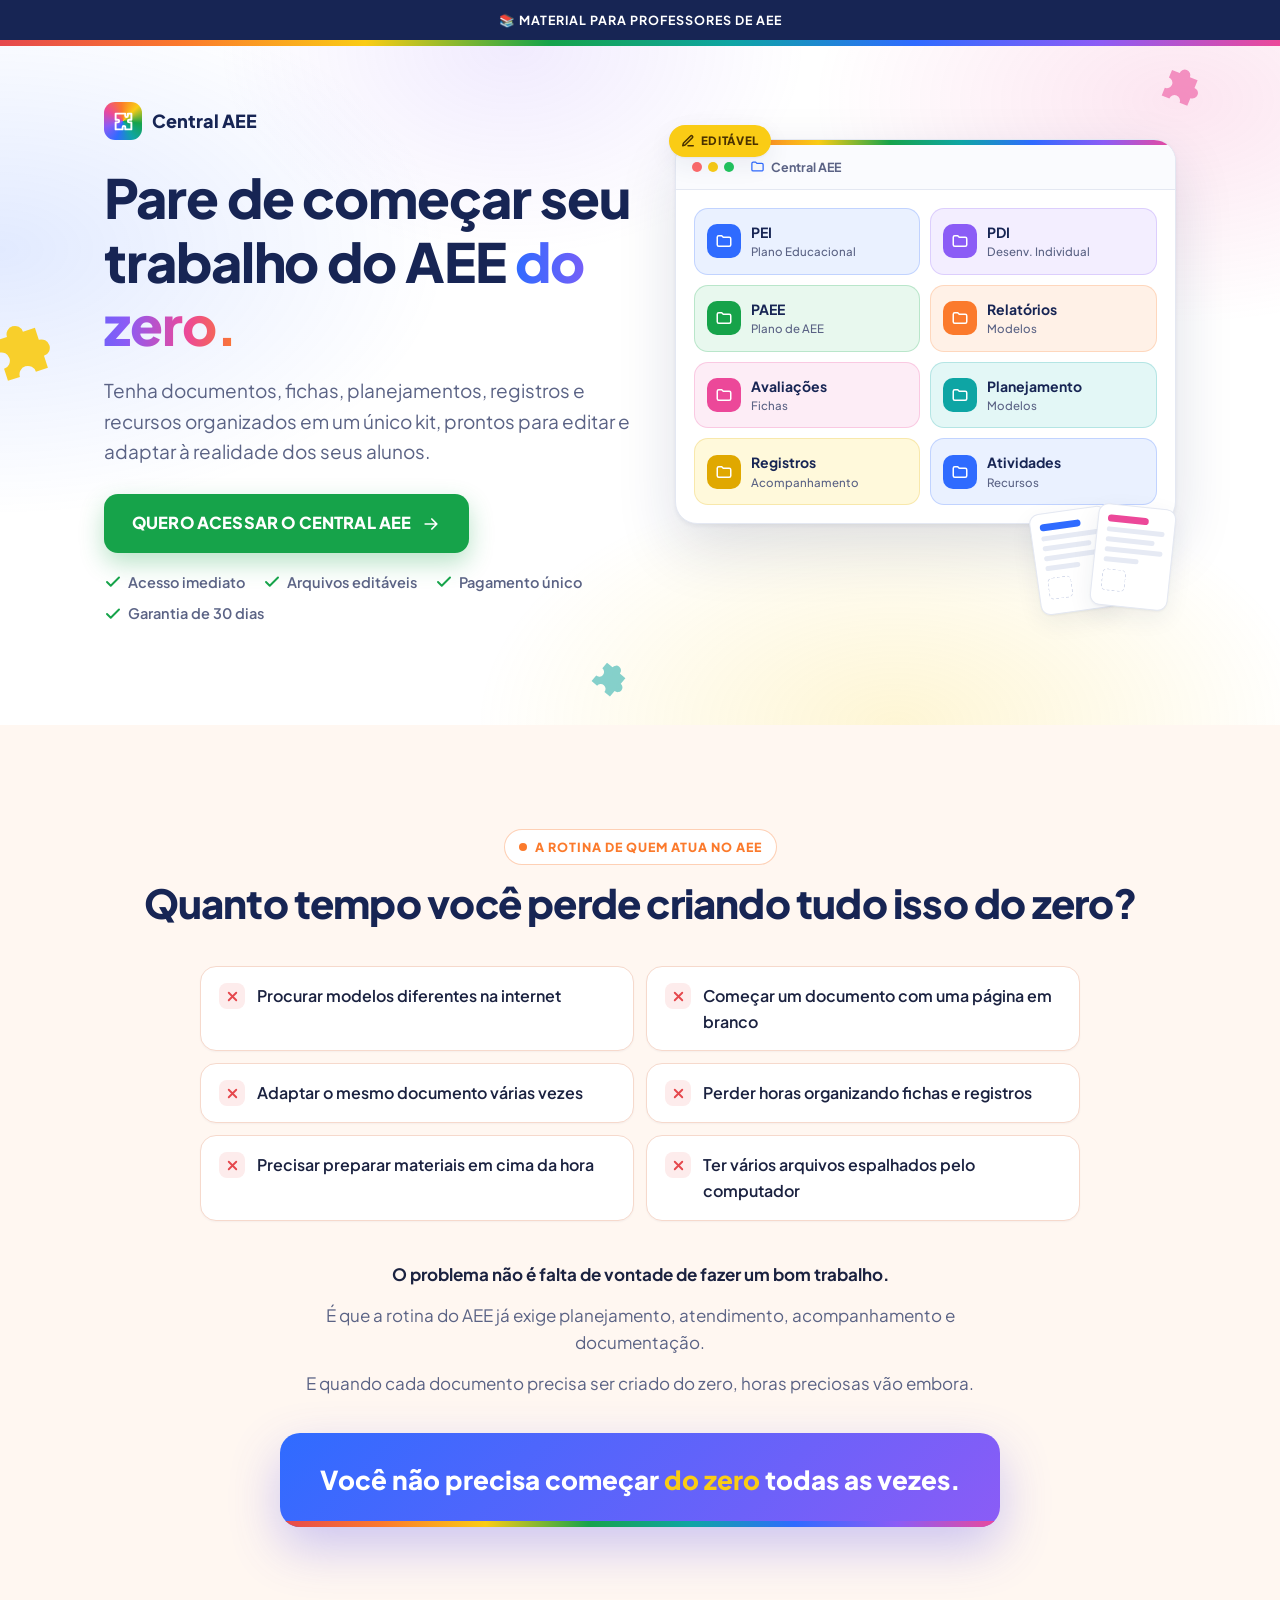
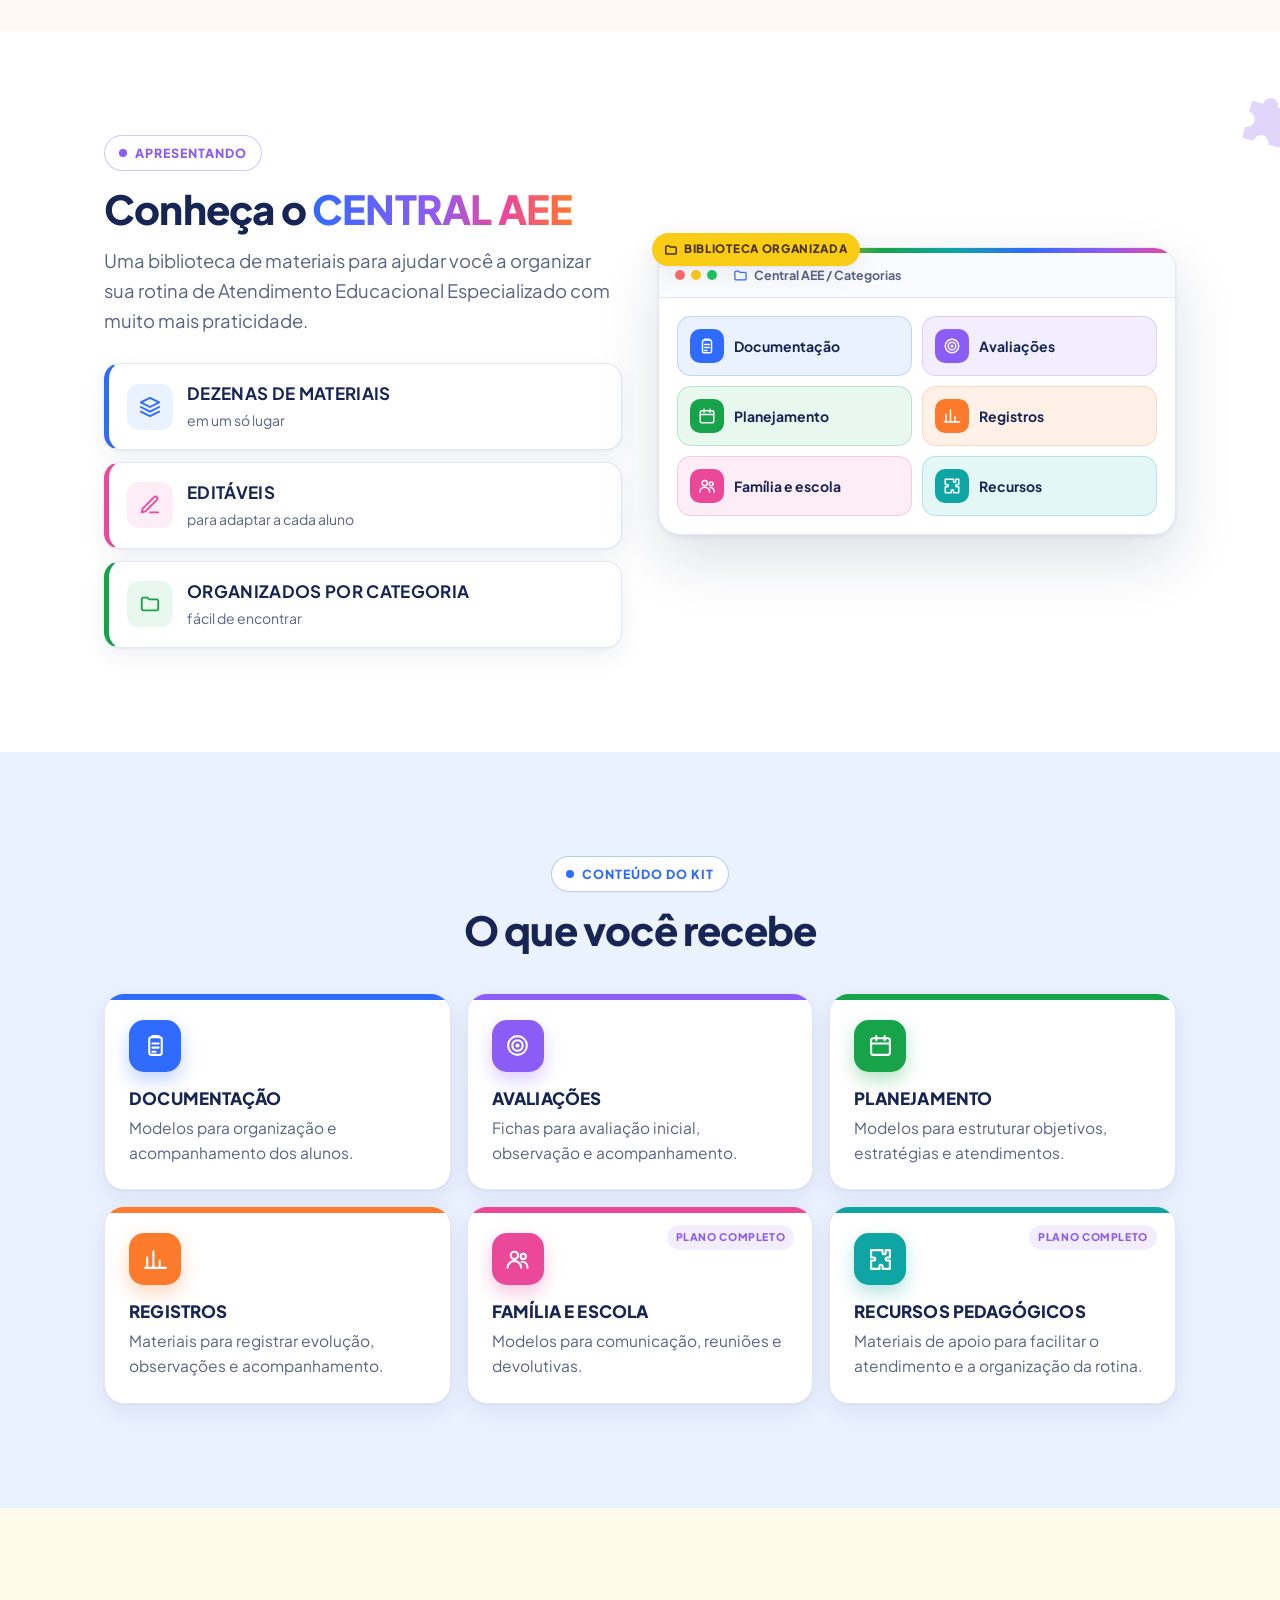
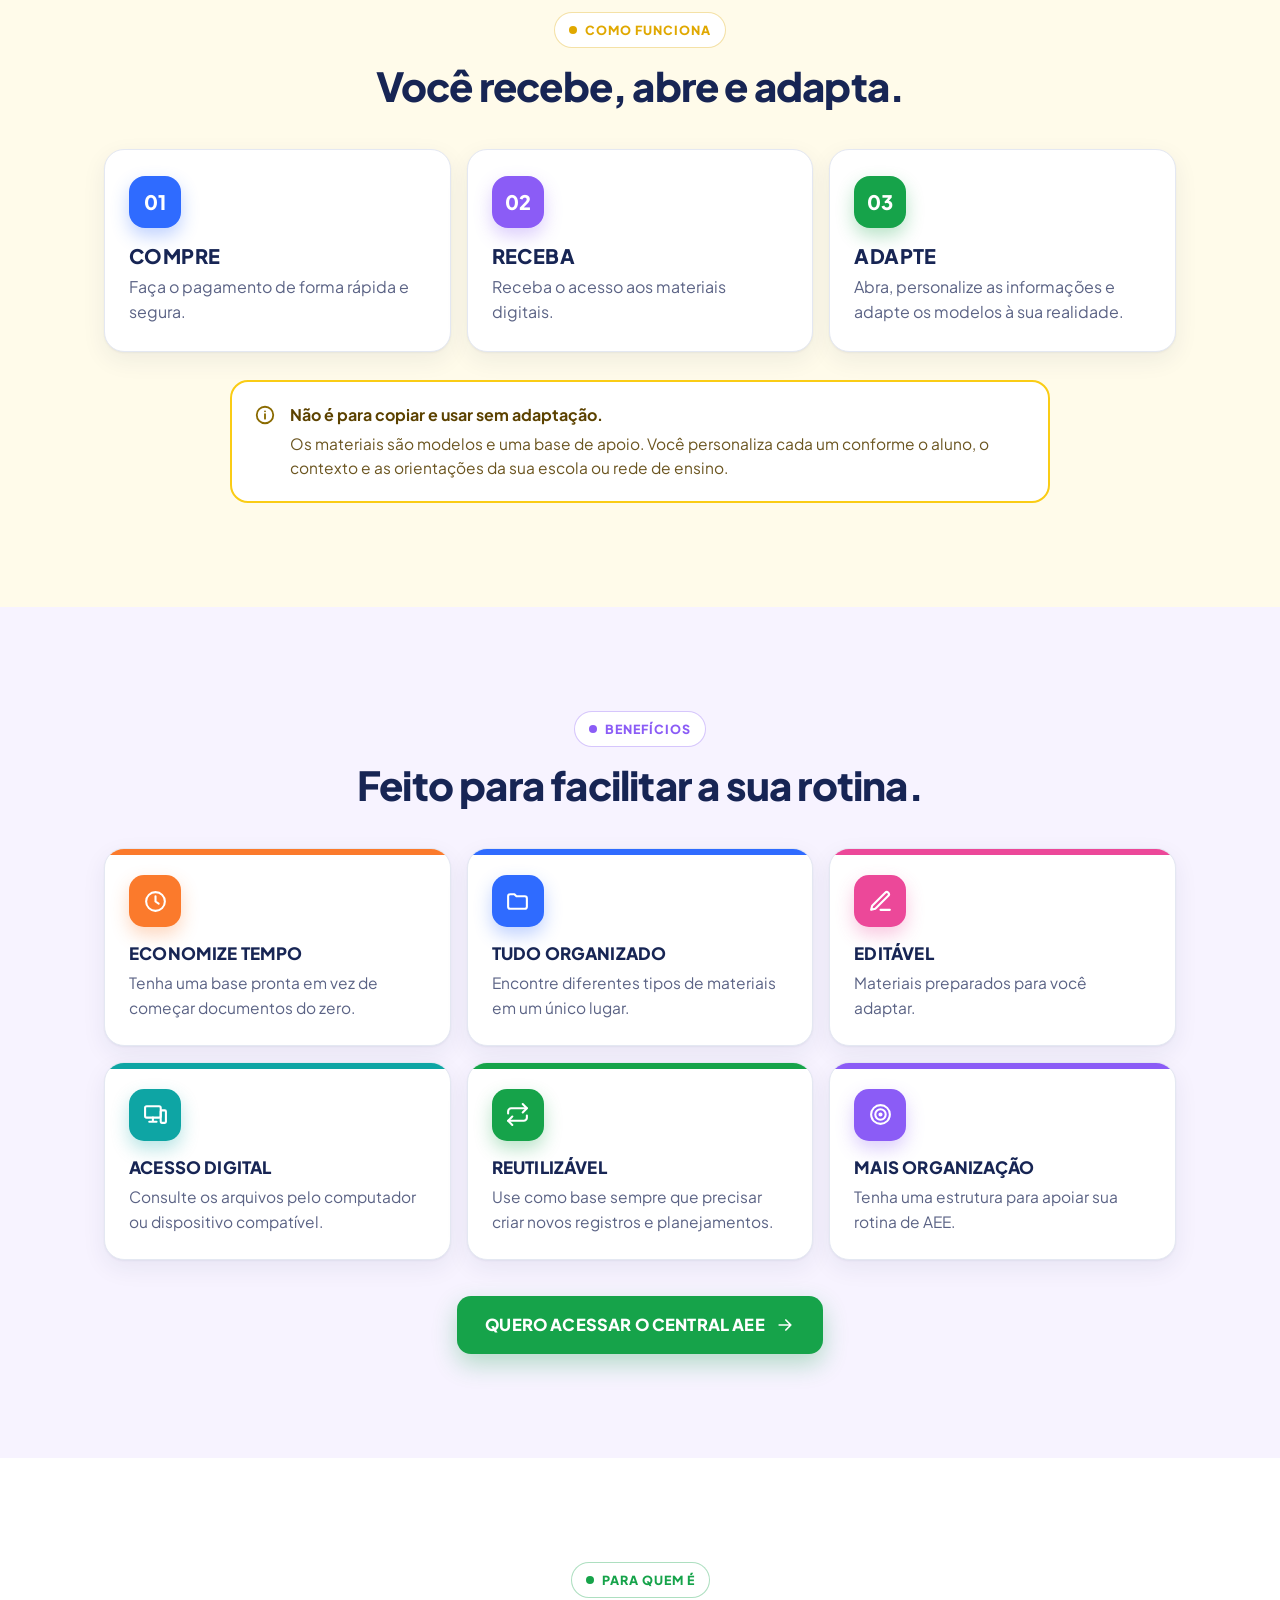
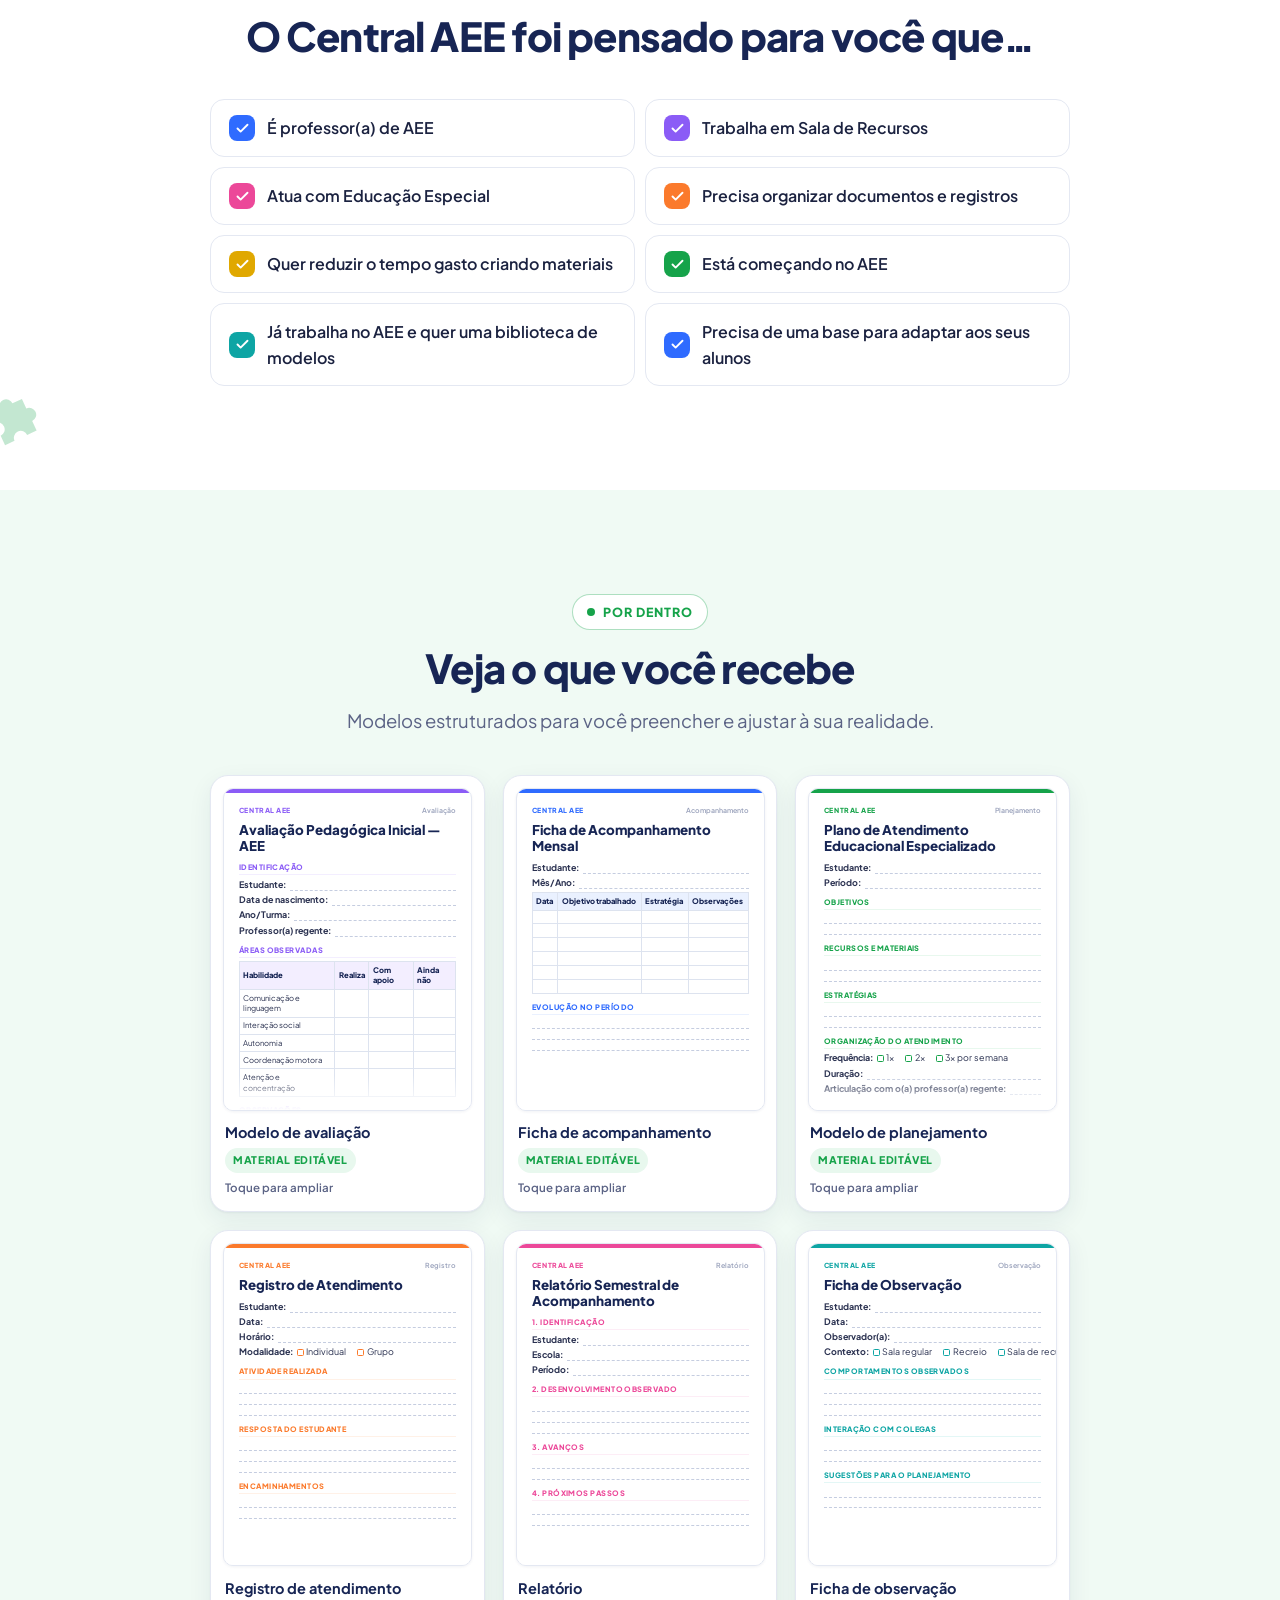
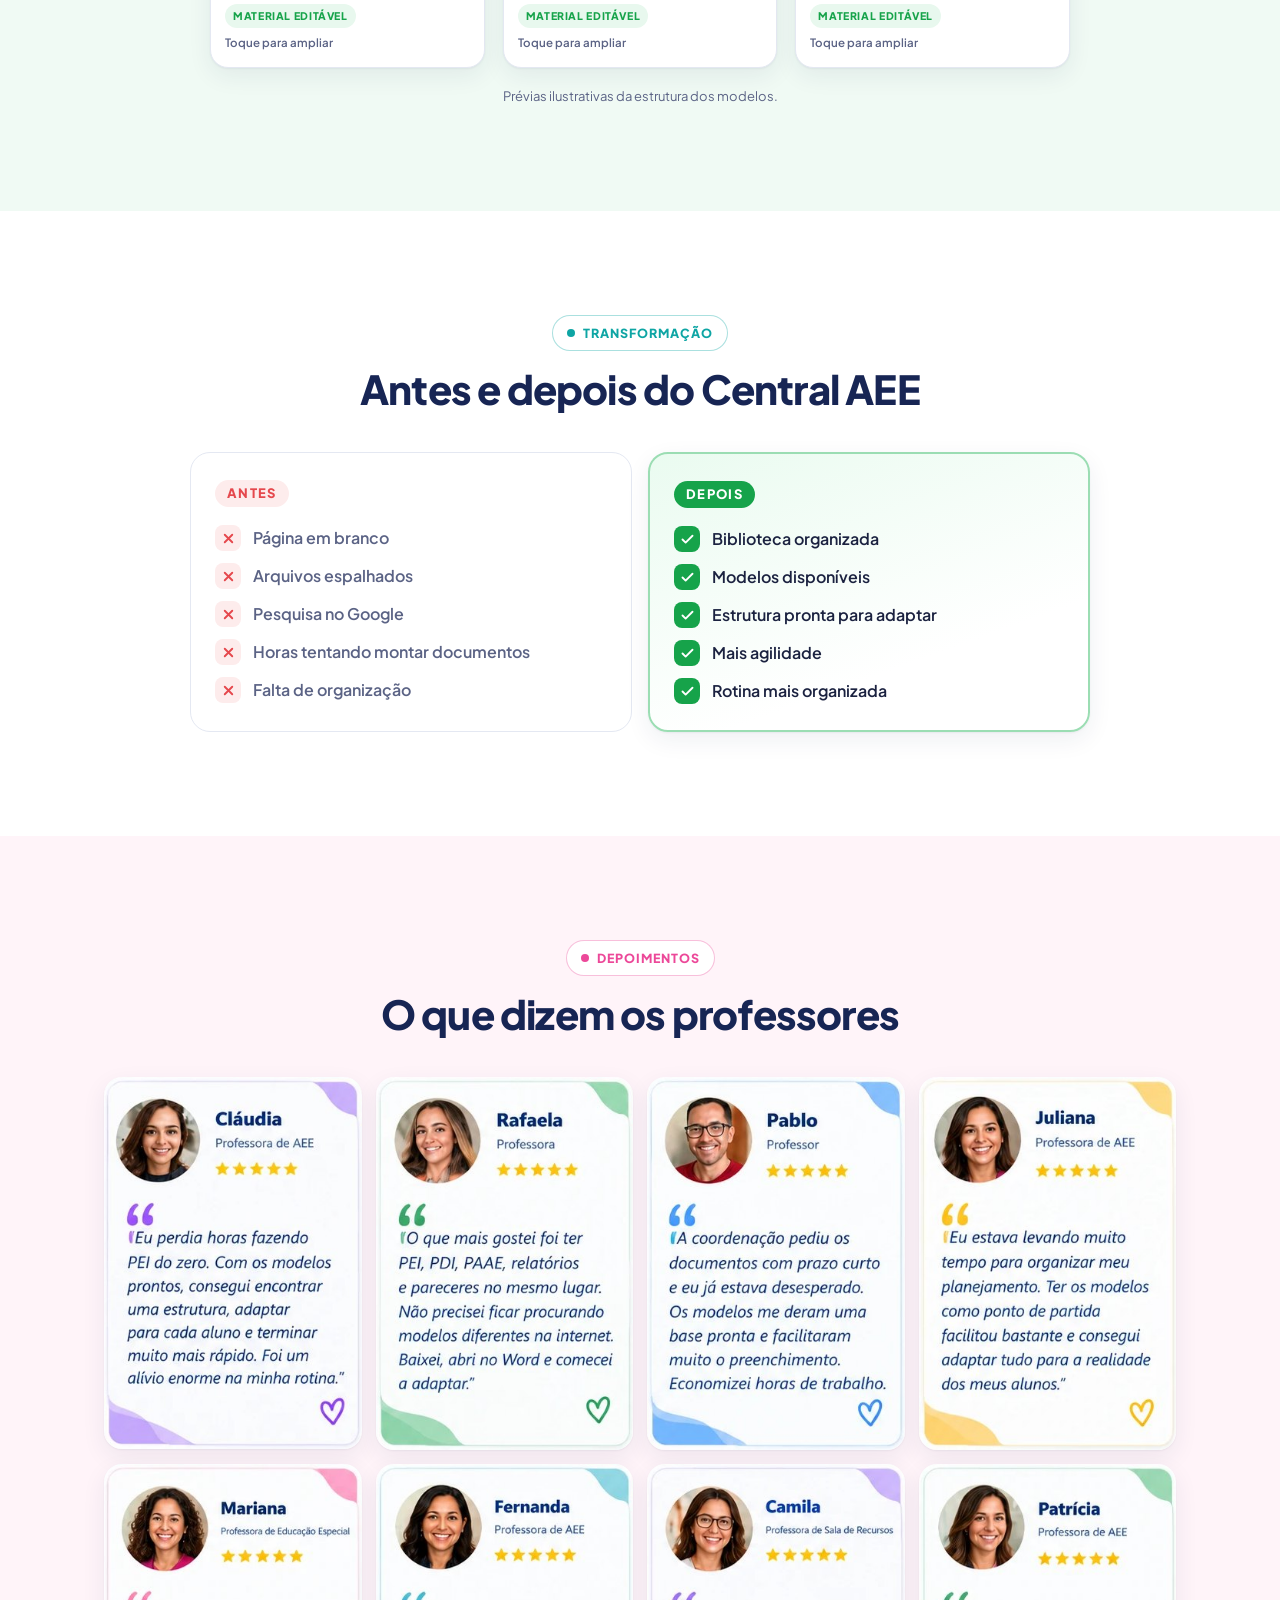
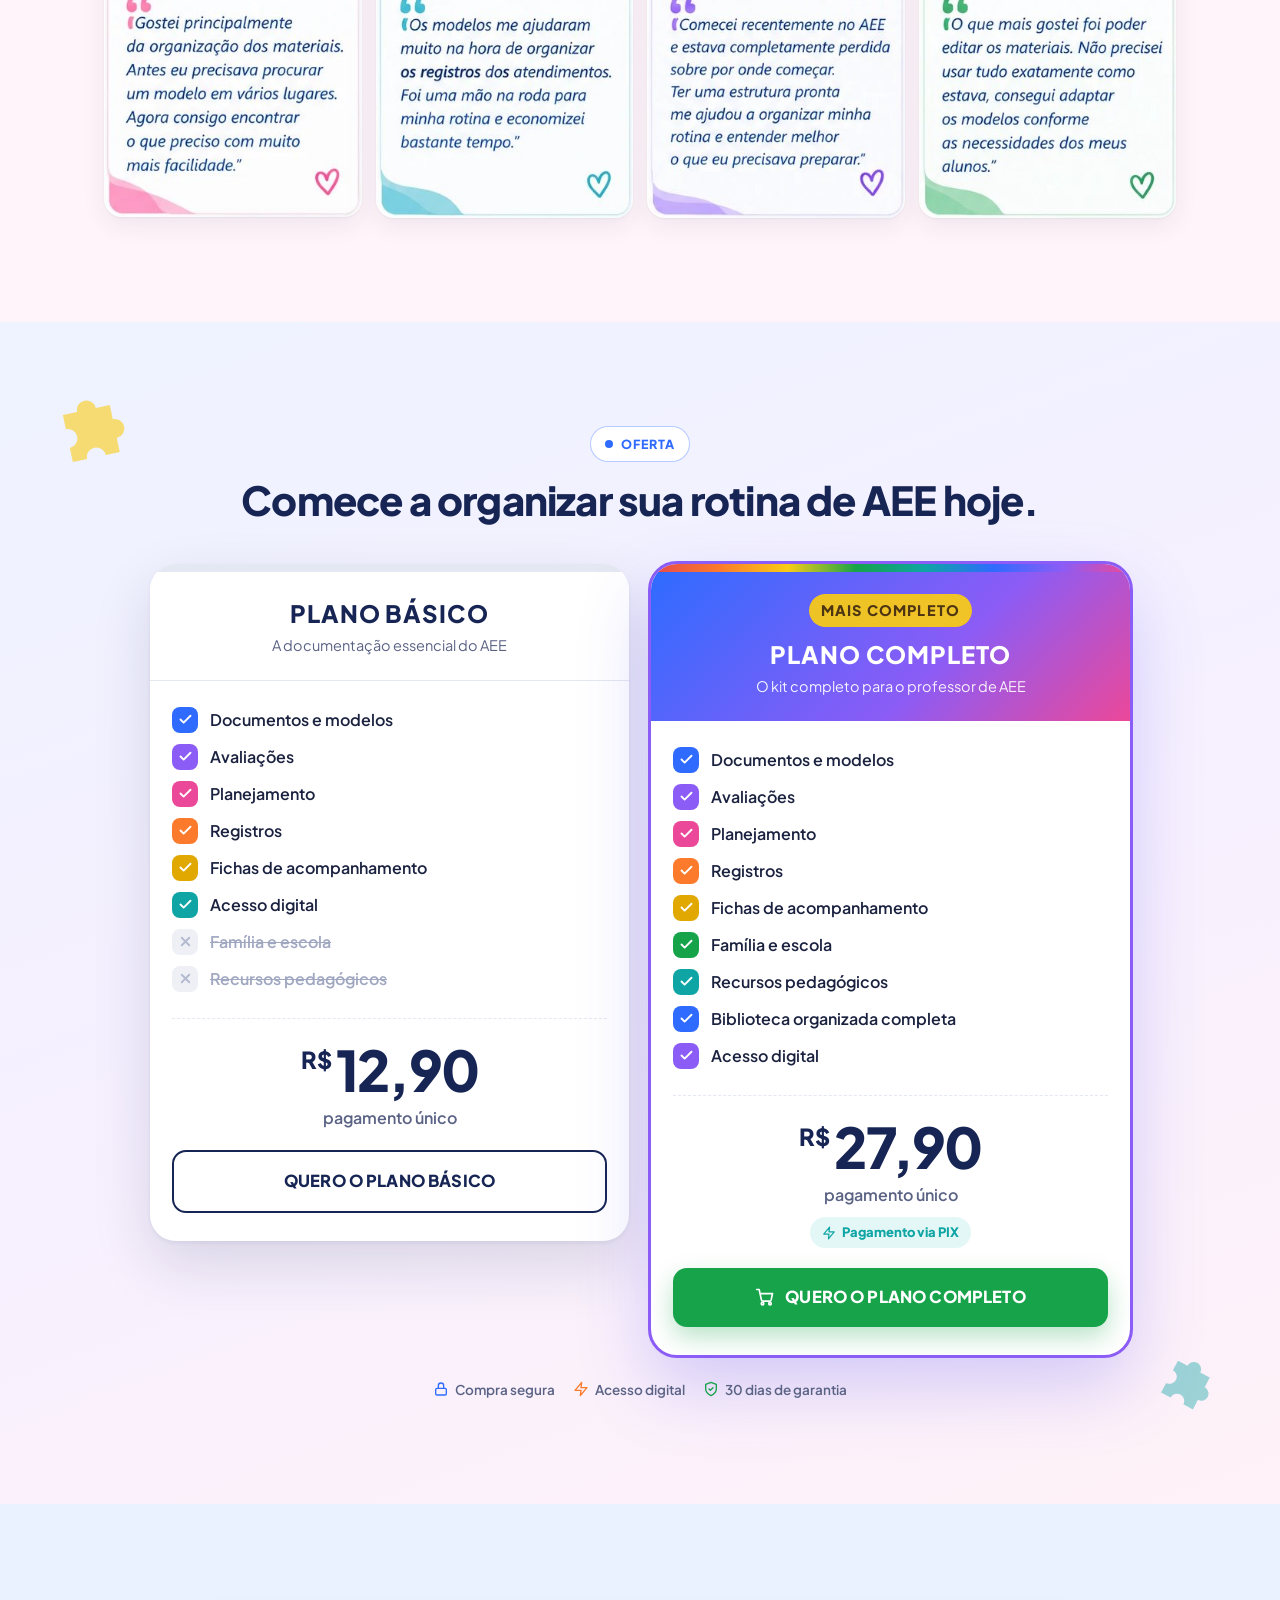
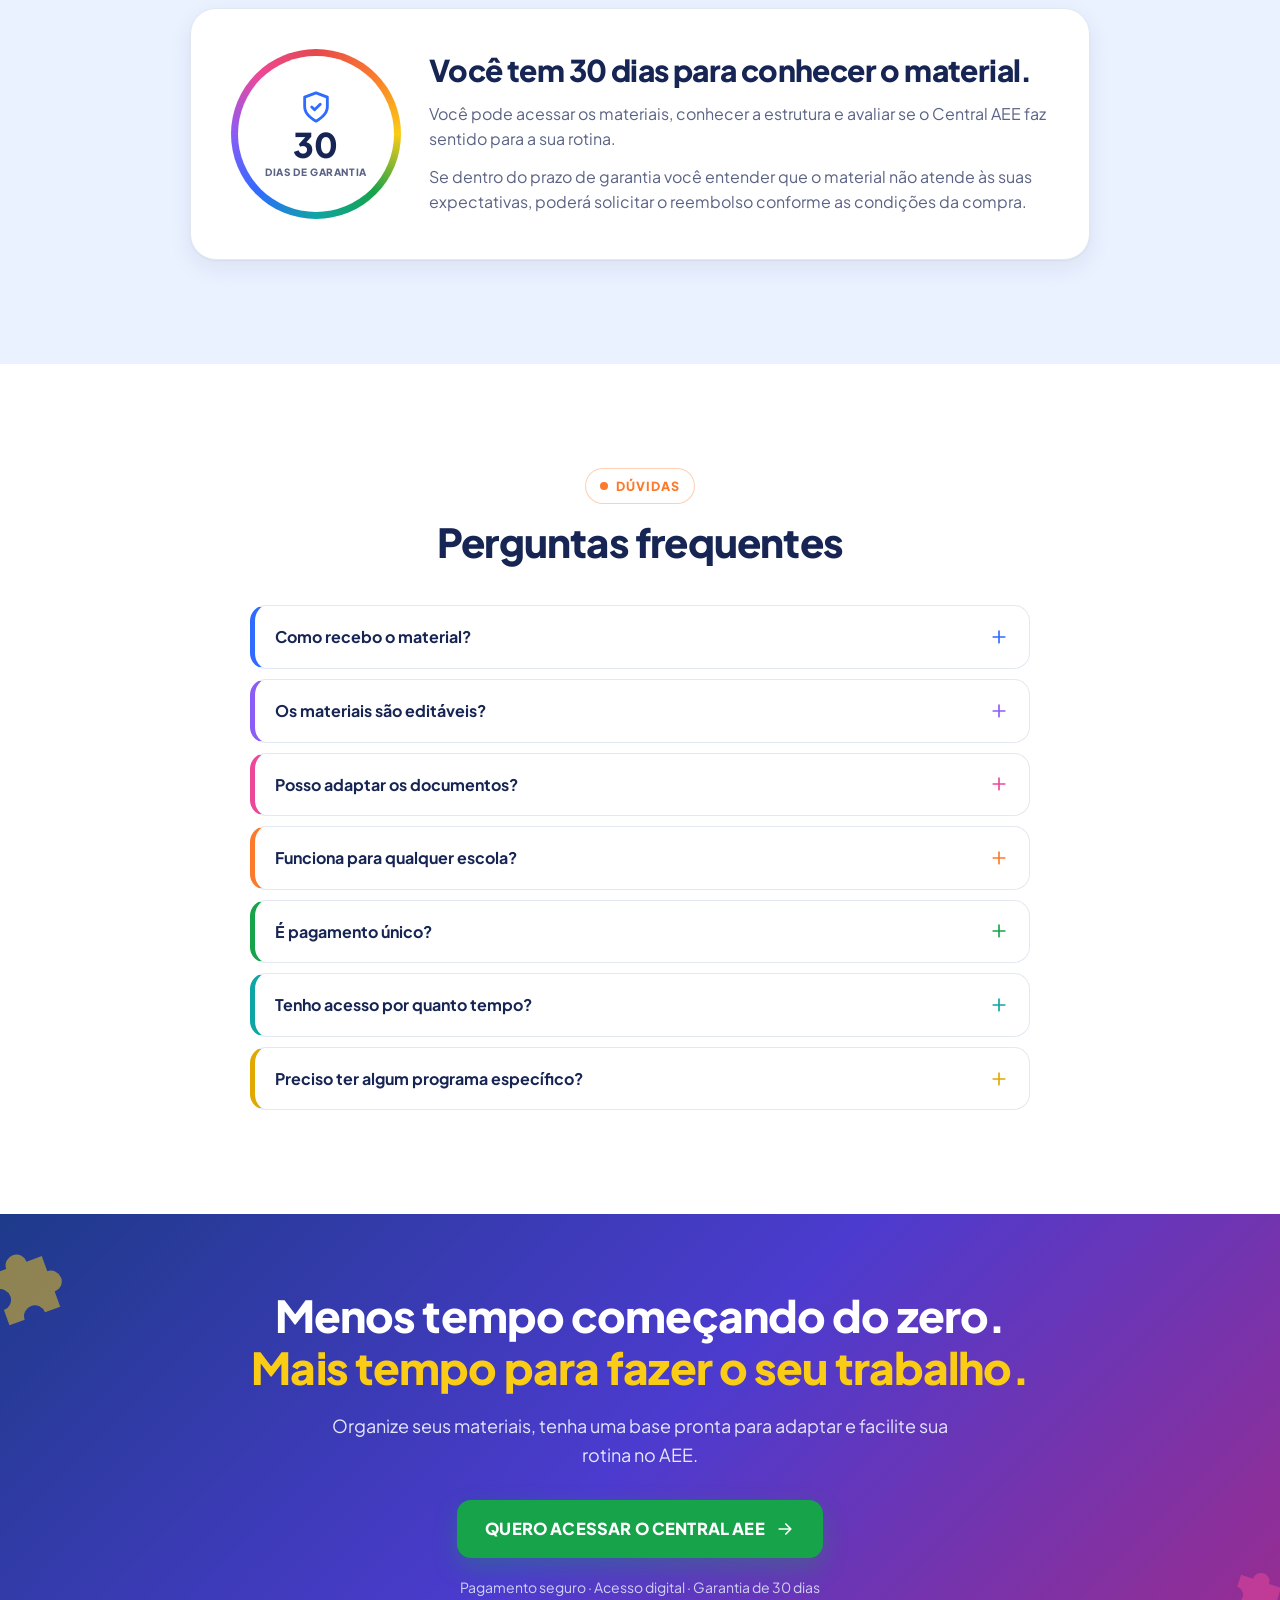
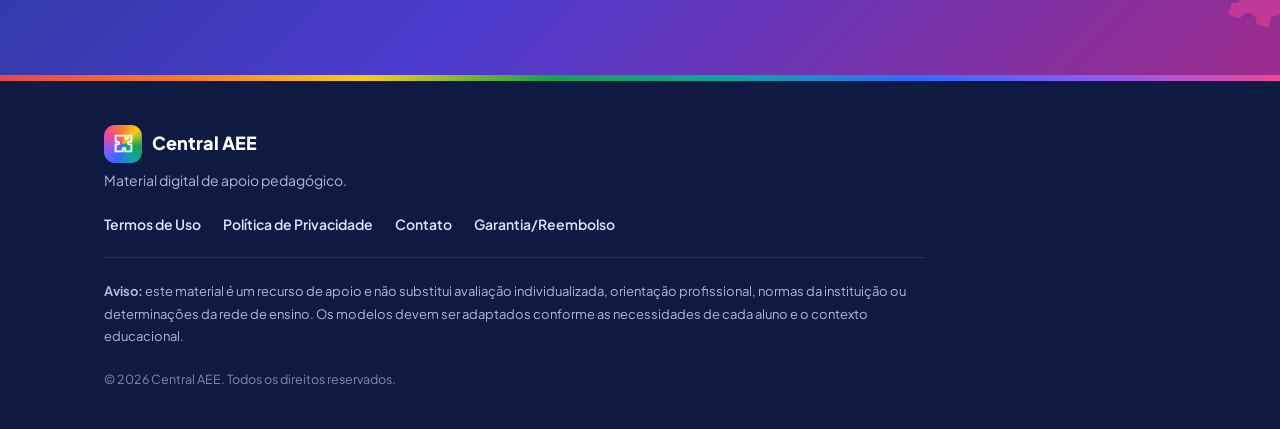
<file: central-aee/index.html>
<!DOCTYPE html>
<html lang="pt-BR">
<head>
<meta charset="UTF-8">
<meta name="viewport" content="width=device-width, initial-scale=1.0">
<title>Central AEE — O kit completo para o professor de AEE</title>
<meta name="description" content="Documentos, fichas, planejamentos, registros e recursos para o Atendimento Educacional Especializado, organizados em um único kit e prontos para editar e adaptar.">
<meta name="theme-color" content="#2F6BFF">

<link rel="preconnect" href="https://fonts.googleapis.com">
<link rel="preconnect" href="https://fonts.gstatic.com" crossorigin>
<link href="https://fonts.googleapis.com/css2?family=Plus+Jakarta+Sans:wght@400;500;600;700;800&display=swap" rel="stylesheet">

<!-- Pixel / UTM do produto Central AEE entram aqui (não reaproveitar os do produto de Arritmias). -->

<style>
:root{
  /* Cores da inclusão: as peças coloridas que representam o AEE */
  --blue:#2F6BFF;   --blue-50:#EAF1FF;
  --purple:#8B5CF6; --purple-50:#F3EEFF;
  --pink:#EC4899;   --pink-50:#FDEDF6;
  --orange:#FB7A2C; --orange-50:#FFF1E7;
  --yellow:#FACC15; --yellow-50:#FFF9DB; --yellow-ink:#8A6A00;
  --green:#16A34A;  --green-50:#E8F8EE;
  --teal:#0EA5A4;   --teal-50:#E3F7F6;
  --red:#E5484D;    --red-50:#FDECEC;

  --navy:#172554;
  --ink:#1B2240;
  --muted:#5B6385;
  --line:#E4E8F2;
  --bg:#FFFFFF;
  --radius:20px;
  --shadow:0 1px 2px rgba(23,37,84,.05),0 8px 24px rgba(23,37,84,.07);
  --shadow-lg:0 2px 4px rgba(23,37,84,.06),0 24px 60px rgba(23,37,84,.14);
  --rainbow:linear-gradient(90deg,var(--red),var(--orange),var(--yellow),var(--green),var(--teal),var(--blue),var(--purple),var(--pink));
}
*,*::before,*::after{box-sizing:border-box}
html{scroll-behavior:smooth;-webkit-text-size-adjust:100%}
body{margin:0;font-family:"Plus Jakarta Sans",system-ui,-apple-system,"Segoe UI",Roboto,sans-serif;color:var(--ink);background:var(--bg);line-height:1.6;font-size:16px;-webkit-font-smoothing:antialiased}
img,svg{display:block;max-width:100%}
a{color:inherit}
h1,h2,h3{line-height:1.18;margin:0;letter-spacing:-.02em;color:var(--navy)}
p{margin:0}
.wrap{width:100%;max-width:1120px;margin:0 auto;padding:0 16px;position:relative}
section{padding:64px 0;position:relative;overflow-x:clip}
.center{text-align:center}
.ico{width:22px;height:22px;flex:none;stroke:currentColor;fill:none;stroke-width:2;stroke-linecap:round;stroke-linejoin:round}

/* Tons: cada bloco escolhe uma cor com --c / --c50 */
.t-blue{--c:var(--blue);--c50:var(--blue-50)}
.t-purple{--c:var(--purple);--c50:var(--purple-50)}
.t-pink{--c:var(--pink);--c50:var(--pink-50)}
.t-orange{--c:var(--orange);--c50:var(--orange-50)}
.t-yellow{--c:#E0A800;--c50:var(--yellow-50)}
.t-green{--c:var(--green);--c50:var(--green-50)}
.t-teal{--c:var(--teal);--c50:var(--teal-50)}

/* Fundos de seção */
.bg-blue{background:var(--blue-50)}
.bg-yellow{background:#FFFBEA}
.bg-purple{background:#F7F3FF}
.bg-green{background:#F0FAF4}
.bg-pink{background:#FFF4F9}
.bg-warm{background:#FFF7F1}

.rainbow{height:6px;background:var(--rainbow)}

.eyebrow{display:inline-flex;align-items:center;gap:8px;font-size:12.5px;font-weight:800;letter-spacing:.08em;text-transform:uppercase;color:var(--c,var(--blue));background:#fff;border:1.5px solid color-mix(in srgb,var(--c,var(--blue)) 35%,transparent);padding:7px 14px;border-radius:999px}
.eyebrow .dot{width:8px;height:8px;border-radius:50%;background:var(--c,var(--blue))}
.h2{font-size:clamp(26px,5.6vw,40px);font-weight:800;margin-top:14px}
.lead{font-size:clamp(16px,2.6vw,18.5px);color:var(--muted);max-width:680px;margin:14px auto 0}
.sec-head{text-align:center;margin-bottom:40px}
.grad{background:linear-gradient(90deg,var(--blue),var(--purple) 45%,var(--pink) 75%,var(--orange));-webkit-background-clip:text;background-clip:text;color:transparent}

/* Peças de quebra-cabeça decorativas */
.pz{position:absolute;pointer-events:none;z-index:0;opacity:.9}
.pz svg{width:100%;height:100%}
.wrap>*{position:relative;z-index:1}
.pz-desk{display:none}

/* Botões */
.btn{display:inline-flex;align-items:center;justify-content:center;gap:10px;min-height:58px;max-width:100%;padding:16px 28px;border-radius:14px;border:0;cursor:pointer;font:inherit;font-weight:800;font-size:16.5px;letter-spacing:.01em;text-decoration:none;text-align:center;transition:transform .15s ease,box-shadow .15s ease,background .15s ease}
.btn-primary{color:#fff;background:var(--green);box-shadow:0 10px 24px rgba(22,163,74,.3)}
.btn-primary:hover{background:#12883E;transform:translateY(-1px)}
.btn-primary:focus-visible{outline:3px solid #9FE3B6;outline-offset:3px}
.btn-primary:disabled{opacity:.65;cursor:not-allowed;transform:none}
.btn-block,.btn-hero{width:100%}
.btn .ico{width:20px;height:20px}

.checks{display:flex;flex-wrap:wrap;gap:8px 18px;list-style:none;padding:0;margin:18px 0 0;font-size:14.5px;font-weight:600;color:var(--muted)}
.checks li{display:flex;align-items:center;gap:6px}
.checks .ico{width:18px;height:18px;color:var(--green);stroke-width:2.6}

/* Faixa superior */
.topbar{background:var(--navy);color:#fff;text-align:center;font-size:12.5px;font-weight:700;letter-spacing:.08em;padding:10px 16px}

/* HERO */
.hero{position:relative;overflow:clip;padding:40px 0 64px;background:
  radial-gradient(520px 320px at 92% 8%,rgba(236,72,153,.14),transparent 70%),
  radial-gradient(600px 360px at 70% 100%,rgba(250,204,21,.18),transparent 70%),
  radial-gradient(640px 380px at 0% 30%,rgba(47,107,255,.14),transparent 70%),
  radial-gradient(420px 300px at 40% 0%,rgba(139,92,246,.12),transparent 70%),#fff}
.hero-grid{display:grid;gap:44px;align-items:center}
.hero-grid>*,.product-grid>*{min-width:0}
.brand{display:flex;align-items:center;gap:10px;font-weight:800;color:var(--navy);font-size:18px;margin-bottom:26px}
.brand-mark{width:38px;height:38px;border-radius:11px;background:conic-gradient(from 200deg,var(--blue),var(--purple),var(--pink),var(--orange),var(--yellow),var(--green),var(--teal),var(--blue));display:grid;place-items:center;color:#fff}
.brand-mark .ico{width:21px;height:21px;stroke-width:2.2}
.hero h1{font-size:clamp(32px,7.4vw,54px);font-weight:800}
.hero .sub{font-size:clamp(16.5px,2.8vw,19px);color:var(--muted);margin-top:18px;max-width:560px}
.hero .cta-area{margin-top:28px}

/* Mockup: pasta digital */
.mock{position:relative;max-width:520px;margin:0 auto 64px;width:100%}
.mock-window{background:#fff;border:1px solid var(--line);border-radius:22px;box-shadow:var(--shadow-lg);overflow:hidden}
.mock-window::before{content:"";display:block;height:5px;background:var(--rainbow)}
.mock-bar{display:flex;align-items:center;gap:6px;padding:12px 16px;border-bottom:1px solid var(--line);background:#FAFBFE}
.mock-bar i{width:10px;height:10px;border-radius:50%}
.mock-bar i:nth-child(1){background:#FF6B6B}.mock-bar i:nth-child(2){background:#FACC15}.mock-bar i:nth-child(3){background:#22C55E}
.mock-bar span{margin-left:10px;font-size:12.5px;font-weight:700;color:var(--muted);display:flex;align-items:center;gap:6px}
.mock-bar span .ico{width:15px;height:15px;color:var(--blue)}
.mock-body{padding:18px}
.folders{display:grid;grid-template-columns:repeat(2,1fr);gap:10px}
.folder{display:flex;align-items:center;gap:10px;padding:12px;border-radius:14px;background:var(--c50);border:1px solid color-mix(in srgb,var(--c) 22%,transparent);font-weight:700;font-size:14px;color:var(--navy)}
.folder .f-ico{width:34px;height:34px;border-radius:10px;display:grid;place-items:center;flex:none;background:var(--c);color:#fff}
.folder .f-ico .ico{width:18px;height:18px}
.folder small{display:block;font-weight:500;font-size:11.5px;color:var(--muted)}
.mock-docs{position:absolute;right:4px;bottom:-84px;display:flex;pointer-events:none}
.sheet{width:78px;height:102px;background:#fff;border:1px solid var(--line);border-radius:10px;box-shadow:var(--shadow);padding:10px 9px;display:flex;flex-direction:column;gap:5px}
.sheet:first-child{transform:rotate(-8deg) translate(18px,6px)}
.sheet:last-child{transform:rotate(6deg)}
.sheet b{display:block;height:7px;width:70%;border-radius:4px;background:var(--c)}
.sheet i{display:block;height:5px;border-radius:3px;background:#E6EAF4}
.sheet i:nth-child(3){width:85%}.sheet i:nth-child(5){width:60%}
.sheet .box{height:22px;border:1.5px dashed #D3D9EA;border-radius:5px;margin-top:2px}
.tag-edit{position:absolute;left:-6px;top:-14px;z-index:2;background:var(--yellow);color:#4A3200;font-weight:800;font-size:11.5px;letter-spacing:.06em;padding:7px 12px;border-radius:999px;box-shadow:var(--shadow);display:flex;align-items:center;gap:6px}
.tag-edit .ico{width:14px;height:14px;stroke-width:2.6}

/* Dor */
.pain-grid{display:grid;gap:12px;max-width:880px;margin:0 auto}
.pain{display:flex;align-items:flex-start;gap:12px;background:#fff;border:1px solid #F6D9CC;border-radius:16px;padding:16px 18px;font-weight:600;box-shadow:0 1px 2px rgba(23,37,84,.04)}
.x{width:26px;height:26px;border-radius:8px;background:var(--red-50);color:var(--red);display:grid;place-items:center;flex:none}
.x .ico{width:15px;height:15px;stroke-width:3}
.pain-text{max-width:680px;margin:40px auto 0;text-align:center;color:var(--muted);font-size:17px;display:grid;gap:14px}
.pain-text strong{color:var(--ink)}
.highlight{position:relative;margin:36px auto 0;max-width:720px;text-align:center;background:linear-gradient(135deg,var(--blue),var(--purple));color:#fff;border-radius:var(--radius);padding:30px 22px;font-size:clamp(20px,4vw,26px);font-weight:800;line-height:1.3;box-shadow:0 20px 50px rgba(87,80,240,.3);overflow:hidden}
.highlight::after{content:"";position:absolute;left:0;right:0;bottom:0;height:6px;background:var(--rainbow)}
.highlight span{color:var(--yellow)}

/* Produto */
.product-grid{display:grid;gap:36px;align-items:center}
.stats{display:grid;gap:12px}
.stat{display:flex;align-items:center;gap:14px;background:#fff;border:1px solid var(--line);border-left:5px solid var(--c);border-radius:16px;padding:16px 18px;box-shadow:var(--shadow)}
.stat .f-ico{width:46px;height:46px;border-radius:12px;display:grid;place-items:center;flex:none;background:var(--c50);color:var(--c)}
.stat strong{display:block;font-size:17px;color:var(--navy);letter-spacing:.02em}
.stat span{font-size:14px;color:var(--muted)}

/* Cards coloridos */
.cards{display:grid;gap:16px}
.card{position:relative;background:#fff;border:1px solid var(--line);border-radius:var(--radius);padding:26px 24px 24px;box-shadow:var(--shadow);overflow:hidden}
.card::before{content:"";position:absolute;inset:0 0 auto;height:6px;background:var(--c)}
.card .f-ico{width:52px;height:52px;border-radius:15px;display:grid;place-items:center;margin-bottom:16px;background:var(--c);color:#fff;box-shadow:0 8px 18px color-mix(in srgb,var(--c) 30%,transparent)}
.card .f-ico .ico{width:25px;height:25px}
.card h3{font-size:17px;font-weight:800;letter-spacing:.01em;text-transform:uppercase}
.card p{color:var(--muted);margin-top:8px;font-size:15.5px}

/* Passos */
.steps{display:grid;gap:16px}
.step{background:#fff;border:1px solid var(--line);border-radius:var(--radius);padding:26px 24px;box-shadow:var(--shadow)}
.step .num{font-size:20px;font-weight:800;color:#fff;background:var(--c);width:52px;height:52px;border-radius:16px;display:grid;place-items:center;box-shadow:0 8px 18px color-mix(in srgb,var(--c) 30%,transparent)}
.step h3{font-size:20px;font-weight:800;margin-top:16px;text-transform:uppercase;letter-spacing:.02em}
.step p{color:var(--muted);margin-top:6px}
.note{display:flex;gap:14px;align-items:flex-start;max-width:820px;margin:28px auto 0;background:#fff;border:2px solid var(--yellow);border-radius:18px;padding:20px 22px}
.note .ico{color:var(--yellow-ink);margin-top:2px}
.note strong{display:block;color:#5C4200;margin-bottom:4px}
.note p{color:#6B5520;font-size:15.5px}

/* Para quem é */
.who{max-width:860px;margin:0 auto}
.who ul{list-style:none;padding:0;margin:0;display:grid;gap:10px}
.who li{display:flex;gap:12px;align-items:center;background:#fff;border:1px solid var(--line);border-radius:14px;padding:15px 18px;font-weight:600}
.who li .ok{background:var(--c);color:#fff}
.ok{width:26px;height:26px;border-radius:8px;background:var(--green-50);color:var(--green);display:grid;place-items:center;flex:none}
.ok .ico{width:15px;height:15px;stroke-width:3}

/* Galeria */
.gallery{display:grid;grid-template-columns:repeat(2,1fr);gap:14px;max-width:860px;margin:0 auto}
.doc{background:#fff;border:1px solid var(--line);border-radius:18px;box-shadow:var(--shadow);overflow:hidden;display:flex;flex-direction:column;margin:0}
.doc-cap{padding:12px 14px 14px;display:flex;flex-direction:column;gap:6px}
.doc-cap strong{font-size:14.5px;color:var(--navy);line-height:1.3}
.pill{align-self:flex-start;white-space:nowrap;font-size:10.5px;font-weight:800;letter-spacing:.06em;color:var(--green);background:var(--green-50);padding:4px 8px;border-radius:999px}
.mdoc{container-type:inline-size;cursor:zoom-in;border:0;background:none;padding:0;margin:12px 12px 0;text-align:left;font:inherit;display:block;width:calc(100% - 24px)}
.mdoc:focus-visible{outline:3px solid var(--c);outline-offset:3px;border-radius:10px}
.pg{aspect-ratio:1/1.3;background:#fff;border:1px solid var(--line);border-radius:10px;padding:6cqw 6cqw 5cqw;overflow:hidden;color:#2A3150;font-size:3.6cqw;line-height:1.35;box-shadow:0 1px 3px rgba(23,37,84,.06);position:relative}
.pg::before{content:"";position:absolute;inset:0 0 auto;height:1.6cqw;background:var(--c)}
.pg .brandline{display:flex;justify-content:space-between;align-items:center;font-size:2.8cqw;font-weight:800;letter-spacing:.08em;color:var(--c);margin:1cqw 0 2.5cqw}
.pg .brandline span:last-child{color:#98A0BA;font-weight:600;letter-spacing:0}
.pg h4{margin:0 0 3cqw;font-size:5.4cqw;line-height:1.2;color:var(--navy);font-weight:800}
.pg .sec{font-size:3cqw;font-weight:800;text-transform:uppercase;letter-spacing:.06em;color:var(--c);margin:3.2cqw 0 1.4cqw;padding-bottom:.8cqw;border-bottom:.3cqw solid var(--c50)}
.pg .f{display:flex;gap:1.5cqw;align-items:flex-end;margin:1.3cqw 0;white-space:nowrap}
.pg .f b{font-weight:700}
.pg .f i{flex:1;border-bottom:.3cqw dashed #C5CDE0;height:3cqw}
.pg .ln{border-bottom:.3cqw dashed #C5CDE0;height:4.4cqw}
.pg table{width:100%;border-collapse:collapse;font-size:3.1cqw;margin-top:1cqw}
.pg th{background:var(--c50);color:var(--navy);font-weight:800;text-align:left;padding:1.2cqw 1.4cqw;border:.25cqw solid #DDE3EF}
.pg td{padding:1.2cqw 1.4cqw;border:.25cqw solid #DDE3EF;height:5.6cqw}
.pg td.c{text-align:center;width:14%}
.pg .ck{display:inline-flex;align-items:center;gap:1cqw;margin-right:3cqw}
.pg .ck::before{content:"";width:2.8cqw;height:2.8cqw;border:.35cqw solid var(--c);border-radius:.6cqw}
.pg .fade{position:absolute;left:0;right:0;bottom:0;height:14cqw;background:linear-gradient(transparent,#fff)}
.zoom-hint{font-size:11.5px;color:var(--muted);font-weight:600}
.lightbox{position:fixed;inset:0;z-index:1100;display:none;align-items:center;justify-content:center;padding:16px;background:rgba(15,26,66,.7);backdrop-filter:blur(4px)}
.lightbox.open{display:flex}
.lightbox .lb-in{position:relative;width:min(560px,100%);max-height:92vh;overflow:auto;border-radius:14px}
.lightbox .pg{aspect-ratio:auto;min-height:0;border-radius:14px}
.lightbox .pg .fade{display:none}
.lb-close{position:sticky;top:8px;float:right;margin:8px 8px -48px 0;z-index:2;width:40px;height:40px;border-radius:50%;border:0;background:#fff;box-shadow:var(--shadow);cursor:pointer;display:grid;place-items:center;color:var(--navy)}
.disclaimer-sm{text-align:center;color:var(--muted);font-size:13px;margin-top:18px}

/* Antes / Depois */
.compare{display:grid;gap:16px;max-width:900px;margin:0 auto}
.side{border-radius:var(--radius);padding:26px 24px;border:1px solid var(--line)}
.side h3{display:inline-block;font-size:13px;letter-spacing:.1em;text-transform:uppercase;font-weight:800;margin-bottom:18px;padding:6px 12px;border-radius:999px}
.side ul{list-style:none;padding:0;margin:0;display:grid;gap:12px}
.side li{display:flex;gap:12px;align-items:center;font-weight:600}
.side.before{background:#fff}
.side.before h3{color:var(--red);background:var(--red-50)}
.side.before li{color:var(--muted)}
.side.after{background:linear-gradient(160deg,#EAFBF0,#fff 70%);border:2px solid #9BDDB3;box-shadow:var(--shadow)}
.side.after h3{color:#fff;background:var(--green)}
.side.after .ok{background:var(--green);color:#fff}

/* Extras */
.bumps{display:grid;gap:10px}
.bumps-title{font-size:15px;font-weight:800;color:var(--navy);margin:0 0 4px}
.bumps-sub{font-size:13px;color:var(--muted);margin-bottom:10px}
.bump{position:relative;display:grid;grid-template-columns:auto 1fr;gap:12px;background:#fff;border:2px dashed color-mix(in srgb,var(--c) 45%,#fff);border-left:5px solid var(--c);border-radius:14px;padding:12px 14px;cursor:pointer;transition:border-color .15s,background .15s,box-shadow .15s}
.bump:hover{box-shadow:var(--shadow)}
.bump.on{border-style:solid;border-color:var(--green);border-left-color:var(--green);background:#F3FCF6;box-shadow:var(--shadow)}
.bump input{position:absolute;opacity:0;pointer-events:none}
.box{width:24px;height:24px;border-radius:8px;border:2px solid #B9C3DA;background:#fff;display:grid;place-items:center;margin-top:2px;transition:.15s}
.box .ico{width:16px;height:16px;stroke-width:3.2;color:#fff;opacity:0}
.bump.on .box{background:var(--green);border-color:var(--green)}
.bump.on .box .ico{opacity:1}
.bump input:focus-visible + .box{outline:3px solid #B9B0FA;outline-offset:2px}
.bump-top{display:flex;flex-wrap:nowrap;align-items:flex-start;justify-content:space-between;gap:4px 12px}
.bump-kicker{font-size:10.5px;font-weight:800;letter-spacing:.1em;color:var(--c)}
.bump h3{font-size:14.5px;font-weight:800;margin-top:1px;line-height:1.3}
.bump p{color:var(--muted);font-size:13px;margin-top:3px;line-height:1.45}
.bump-price{font-weight:800;color:var(--navy);white-space:nowrap;background:var(--c50);padding:2px 9px;border-radius:999px;font-size:13px}
.bump-cta{margin-top:6px;font-size:12.5px;font-weight:700;color:var(--c)}
.bump.on .bump-cta{color:var(--green)}

/* Depoimentos */
.testi{display:grid;grid-auto-flow:column;grid-auto-columns:78%;gap:14px;overflow-x:auto;scroll-snap-type:x mandatory;padding:4px 16px 18px;margin:0 -16px;scrollbar-width:thin;-webkit-overflow-scrolling:touch}
.testi figure{margin:0;scroll-snap-align:center}
.testi img{width:100%;height:auto;border-radius:18px;box-shadow:var(--shadow)}
.swipe{text-align:center;font-size:13px;color:var(--muted);margin-top:4px}

/* Oferta */
.offer-sec{background:linear-gradient(160deg,#EEF3FF 0%,#F6F0FF 50%,#FFF2F8 100%)}
.plans{display:grid;gap:22px;max-width:980px;margin:0 auto;align-items:start}
.offer{width:100%;max-width:480px;margin:0 auto;background:#fff;border-radius:26px;box-shadow:var(--shadow-lg);overflow:hidden;position:relative}
.offer::before{content:"";display:block;height:8px;background:var(--rainbow)}
.offer-head{background:linear-gradient(135deg,var(--blue),var(--purple) 60%,var(--pink));color:#fff;text-align:center;padding:22px 20px}
.offer-head strong{display:block;font-size:24px;font-weight:800;letter-spacing:.04em}
.offer-head span{font-size:14.5px;opacity:.92}
.offer.basic::before{background:var(--line)}
.offer.basic .offer-head{background:#fff;color:var(--navy);border-bottom:1px solid var(--line)}
.offer.basic .offer-head span{color:var(--muted);opacity:1}
.offer.featured{box-shadow:0 30px 70px rgba(87,80,240,.25);outline:3px solid var(--purple)}
.ribbon{display:inline-block;margin-bottom:8px;background:var(--yellow);color:#4A3200;font-size:11.5px;font-weight:800;letter-spacing:.08em;padding:5px 12px;border-radius:999px}
.offer-list li.off{color:#A0A7C0;text-decoration:line-through}
.offer-list li.off .ok{background:#EEF0F6;color:#B4BAD0}
.btn-outline{background:#fff;color:var(--navy);border:2px solid var(--navy);box-shadow:none}
.btn-outline:hover{background:var(--navy);color:#fff}
.tag-plan{position:absolute;top:18px;right:18px;font-size:10.5px;font-weight:800;letter-spacing:.06em;color:var(--purple);background:var(--purple-50);padding:4px 9px;border-radius:999px}
.offer-body{padding:26px 22px 28px}
.offer-list{list-style:none;padding:0;margin:0;display:grid;gap:11px}
.offer-list li{display:flex;gap:12px;align-items:center;font-weight:600}
.offer-list li .ok{background:var(--c);color:#fff}
.price{text-align:center;margin:26px 0 20px;padding-top:22px;border-top:1px dashed var(--line)}
.price .value{font-size:clamp(44px,11vw,56px);font-weight:800;color:var(--navy);letter-spacing:-.03em;line-height:1}
.price .value sup{font-size:.42em;vertical-align:.95em;margin-right:4px;letter-spacing:0}
.price .once{display:block;color:var(--muted);font-weight:600;margin-top:8px}
.price .pix{display:inline-flex;align-items:center;gap:6px;margin-top:10px;font-size:13px;font-weight:800;color:var(--teal);background:var(--teal-50);padding:5px 12px;border-radius:999px}
.summary{display:none;background:#FAFBFE;border:1px solid var(--line);border-radius:14px;padding:14px 16px;margin-bottom:18px;font-size:14.5px}
.summary.show{display:block}
.summary-row{display:flex;justify-content:space-between;gap:12px;padding:3px 0;color:var(--muted)}
.summary-row.total{border-top:1px solid var(--line);margin-top:6px;padding-top:9px;color:var(--navy);font-weight:800;font-size:16px}
.trust{display:flex;flex-wrap:wrap;justify-content:center;gap:8px 18px;margin-top:16px;font-size:13.5px;font-weight:600;color:var(--muted)}
.trust span{display:flex;align-items:center;gap:6px}
.trust .ico{width:16px;height:16px}

/* Garantia */
.guarantee{display:grid;gap:28px;align-items:center;max-width:900px;margin:0 auto;background:#fff;border:1px solid var(--line);border-radius:26px;padding:32px 24px;box-shadow:var(--shadow)}
.seal{width:170px;height:170px;margin:0 auto;border-radius:50%;background:conic-gradient(var(--red),var(--orange),var(--yellow),var(--green),var(--teal),var(--blue),var(--purple),var(--pink),var(--red));padding:7px}
.seal-in{width:100%;height:100%;border-radius:50%;background:#fff;display:grid;place-items:center;text-align:center}
.seal-in .ico{width:34px;height:34px;color:var(--blue);margin:0 auto 4px}
.seal-in strong{display:block;font-size:34px;font-weight:800;color:var(--navy);line-height:1}
.seal-in span{display:block;font-size:10px;font-weight:800;letter-spacing:.06em;color:var(--muted);max-width:110px;margin:4px auto 0;line-height:1.3}
.guarantee h2{font-size:clamp(22px,4.4vw,30px);font-weight:800}
.guarantee p{color:var(--muted);margin-top:12px}

/* FAQ */
.faq{max-width:780px;margin:0 auto;display:grid;gap:10px}
.faq details{background:#fff;border:1px solid var(--line);border-left:5px solid var(--c);border-radius:16px;overflow:hidden}
.faq details[open]{box-shadow:var(--shadow)}
.faq summary{list-style:none;cursor:pointer;padding:18px 20px;font-weight:700;color:var(--navy);display:flex;justify-content:space-between;align-items:center;gap:16px;min-height:60px}
.faq summary::-webkit-details-marker{display:none}
.faq summary .ico{width:20px;height:20px;color:var(--c);transition:transform .2s}
.faq details[open] summary .ico{transform:rotate(45deg)}
.faq .ans{padding:0 20px 20px;color:var(--muted)}

/* CTA final */
.final{background:linear-gradient(135deg,#1E3A8A 0%,#4C3BCF 50%,#9D2C8C 100%);color:#fff;text-align:center;padding:76px 0}
.final h2{color:#fff;font-size:clamp(28px,6vw,44px);font-weight:800}
.final h2 span{color:var(--yellow)}
.final p{color:#E4E6FA;font-size:18px;max-width:620px;margin:18px auto 30px}
.final .small{font-size:14px;color:#CFD3F2;margin:18px auto 0}
.final .pz{opacity:.5}

/* Rodapé */
footer{background:#0F1A42;color:#AEB7D8;padding:44px 0 40px;font-size:14px}
footer .brand{color:#fff;margin-bottom:6px}
footer .legal{margin-top:22px;padding-top:22px;border-top:1px solid rgba(255,255,255,.1);font-size:13px;line-height:1.7;max-width:820px}
footer nav{display:flex;flex-wrap:wrap;gap:10px 22px;margin-top:22px}
footer nav a{color:#DCE2F7;text-decoration:none;font-weight:600}
footer nav a:hover{text-decoration:underline}
footer .copy{margin-top:22px;font-size:12.5px;color:#7F8AB5}

/* Barra fixa mobile */
.sticky{position:fixed;left:0;right:0;bottom:0;z-index:50;background:rgba(255,255,255,.97);backdrop-filter:blur(8px);border-top:1px solid var(--line);box-shadow:0 -8px 24px rgba(23,37,84,.1);padding:10px 16px calc(10px + env(safe-area-inset-bottom));display:flex;align-items:center;justify-content:space-between;gap:12px;transition:transform .25s ease}
.sticky::before{content:"";position:absolute;left:0;right:0;top:-4px;height:4px;background:var(--rainbow)}
.sticky.hide{transform:translateY(120%)}
.sticky-info strong{display:block;font-size:13px;letter-spacing:.06em;color:var(--navy)}
.sticky-info span{font-size:18px;font-weight:800;color:var(--navy);white-space:nowrap}
.sticky-info small{font-size:12px;font-weight:600;color:var(--muted)}
.sticky .btn{white-space:nowrap}
.sticky .btn{min-height:50px;padding:12px 20px;font-size:15px}
body{padding-bottom:80px}

/* Pop-up de compra recente (só vendas reais) */
.toast{position:fixed;left:16px;bottom:96px;z-index:60;max-width:320px;display:flex;gap:12px;align-items:center;background:#fff;border:1px solid var(--line);border-left:5px solid var(--green);border-radius:16px;padding:12px 14px;box-shadow:var(--shadow-lg);transform:translateY(20px);opacity:0;pointer-events:none;transition:opacity .35s ease,transform .35s ease}
.toast.show{opacity:1;transform:none}
.toast .av{width:40px;height:40px;border-radius:12px;display:grid;place-items:center;flex:none;color:#fff;font-weight:800;font-size:17px;background:linear-gradient(135deg,var(--blue),var(--purple))}
.toast p{font-size:13.5px;line-height:1.4;color:var(--ink)}
.toast small{display:block;color:var(--muted);font-size:12px;margin-top:2px}
@media (min-width:960px){.toast{bottom:24px;left:24px}}

/* ===== Modal de checkout PIX ===== */
.modal{position:fixed;inset:0;z-index:1000;display:none;align-items:center;justify-content:center;padding:16px;background:rgba(15,26,66,.62);backdrop-filter:blur(4px)}
.modal.open{display:flex}
.dialog{background:#fff;width:100%;max-width:460px;max-height:92vh;overflow-y:auto;border-radius:22px;box-shadow:0 30px 80px rgba(0,0,0,.3)}
.dialog::before{content:"";display:block;height:6px;background:var(--rainbow)}
.dlg-head{display:flex;justify-content:space-between;align-items:flex-start;gap:16px;padding:20px 22px 14px;border-bottom:1px solid var(--line)}
.dlg-head h3{font-size:20px;font-weight:800}
.dlg-head p{font-size:14px;color:var(--muted);margin-top:2px}
.dlg-close{background:none;border:0;cursor:pointer;color:var(--muted);padding:6px;margin:-6px;border-radius:8px}
.dlg-close:hover{color:var(--navy);background:#F2F4F9}
.dlg-body{padding:18px 22px 22px}
.dlg-sec{margin-bottom:18px}
.dlg-items{background:#FAFBFE;border:1px solid var(--line);border-radius:14px;padding:12px 14px;font-size:14px;margin-bottom:18px}
.field-g{margin-bottom:14px}
.field-g label{display:block;font-size:14px;font-weight:700;color:var(--navy);margin-bottom:5px}
.field-g input{width:100%;font:inherit;font-size:16px;padding:13px 14px;border:1.5px solid #D5DBEA;border-radius:12px;outline:none;transition:border-color .15s,box-shadow .15s;background:#fff;color:var(--ink)}
.field-g input:focus{border-color:var(--blue);box-shadow:0 0 0 4px var(--blue-50)}
.field-g input[aria-invalid="true"]{border-color:var(--red)}
.hint{font-size:12.5px;color:var(--muted);margin-top:4px}
.err{font-size:12.5px;color:var(--red);margin-top:4px;font-weight:600}
.err:empty{display:none}
.alert{background:var(--red-50);color:#A1262B;border:1px solid #F5C2C4;border-radius:12px;padding:12px 14px;font-size:14px;margin-bottom:14px}
.alert:empty{display:none}
.fineprint{font-size:11.5px;color:#8A91AE;text-align:center;margin-top:12px;line-height:1.5}
.spin{width:20px;height:20px;border:3px solid rgba(255,255,255,.45);border-top-color:#fff;border-radius:50%;animation:spin 1s linear infinite;display:none}
.loading .spin{display:inline-block}
@keyframes spin{to{transform:rotate(360deg)}}
.pix-step{text-align:center}
.pix-step .qr{width:210px;height:210px;margin:6px auto 0;border:1px solid var(--line);border-radius:14px;object-fit:contain;background:#fff}
.pix-step textarea{width:100%;font:12px/1.5 ui-monospace,Menlo,monospace;border:1.5px solid #D5DBEA;border-radius:12px;padding:10px;background:#FAFBFE;resize:none;margin-top:14px}
.btn-dark{background:var(--navy);color:#fff;min-height:48px;font-size:15px;margin-top:8px}
.btn-dark:hover{background:#22347A}
.waiting{display:flex;align-items:center;justify-content:center;gap:8px;margin-top:16px;font-size:14px;font-weight:700;color:var(--muted)}
.waiting .spin{display:inline-block;border-color:var(--blue-50);border-top-color:var(--blue);width:16px;height:16px}
.paid{text-align:center;padding:14px 0 6px}
.paid .big{width:68px;height:68px;border-radius:50%;background:var(--green-50);color:var(--green);display:grid;place-items:center;margin:0 auto 14px}
.paid .big .ico{width:34px;height:34px;stroke-width:3}
.paid h4{font-size:22px;color:var(--navy);margin:0 0 8px}
.paid p{color:var(--muted)}
[hidden]{display:none!important}

.reveal{opacity:0;transform:translateY(14px);transition:opacity .5s ease,transform .5s ease}
.reveal.in{opacity:1;transform:none}
@media (prefers-reduced-motion:reduce){html{scroll-behavior:auto}.reveal{opacity:1;transform:none;transition:none}.btn,.sticky{transition:none}.spin{animation-duration:3s}}

@media (max-width:420px){
  .mock-body{padding:12px}
  .folders{gap:8px}
  .folder{padding:10px 9px;gap:8px;font-size:13px}
  .folder .f-ico{width:28px;height:28px;border-radius:8px}
  .folder .f-ico .ico{width:15px;height:15px}
  .folder small{font-size:10.5px}
}
@media (min-width:640px){
  section{padding:84px 0}
  .wrap{padding:0 24px}
  .pain-grid,.cards{grid-template-columns:repeat(2,1fr)}
  .who ul{grid-template-columns:repeat(2,1fr)}
  .gallery{grid-template-columns:repeat(3,1fr);gap:18px}
  .compare{grid-template-columns:1fr 1fr}
  .stats{grid-template-columns:repeat(3,1fr)}
  .stat{flex-direction:column;text-align:center}
  .guarantee{grid-template-columns:auto 1fr;padding:40px}
  .testi{grid-auto-columns:44%}
  .btn-hero{width:auto;min-width:360px}
  .pz-desk{display:block}
}
@media (min-width:960px){
  section{padding:104px 0}
  .hero{padding:56px 0 100px}
  .hero-grid{grid-template-columns:1.05fr 1fr}
  .cards{grid-template-columns:repeat(3,1fr)}
  .steps{grid-template-columns:repeat(3,1fr)}
  .product-grid{grid-template-columns:1fr 1fr}
  .plans{grid-template-columns:1fr 1fr}
  .testi{grid-auto-flow:row;grid-template-columns:repeat(4,1fr);overflow:visible;margin:0;padding:0}
  .swipe{display:none}
  .stats{grid-template-columns:1fr}
  .stat{flex-direction:row;text-align:left}
  .sticky{display:none}
  body{padding-bottom:0}
}
</style>
</head>
<body>

<!-- Ícones (SVG sprite, sem dependência externa) -->
<svg width="0" height="0" style="position:absolute" aria-hidden="true">
  <defs>
    <symbol id="i-check" viewBox="0 0 24 24"><path d="M20 6 9 17l-5-5"/></symbol>
    <symbol id="i-x" viewBox="0 0 24 24"><path d="M18 6 6 18M6 6l12 12"/></symbol>
    <symbol id="i-plus" viewBox="0 0 24 24"><path d="M12 5v14M5 12h14"/></symbol>
    <symbol id="i-arrow" viewBox="0 0 24 24"><path d="M5 12h14M13 6l6 6-6 6"/></symbol>
    <symbol id="i-folder" viewBox="0 0 24 24"><path d="M3 7a2 2 0 0 1 2-2h4l2 2h8a2 2 0 0 1 2 2v8a2 2 0 0 1-2 2H5a2 2 0 0 1-2-2z"/></symbol>
    <symbol id="i-clipboard" viewBox="0 0 24 24"><rect x="6" y="4" width="12" height="17" rx="2"/><path d="M9 4V3h6v1M9 10h6M9 14h6M9 18h3"/></symbol>
    <symbol id="i-target" viewBox="0 0 24 24"><circle cx="12" cy="12" r="9"/><circle cx="12" cy="12" r="5"/><circle cx="12" cy="12" r="1"/></symbol>
    <symbol id="i-chart" viewBox="0 0 24 24"><path d="M4 20V10M10 20V4M16 20v-7M22 20H2"/></symbol>
    <symbol id="i-calendar" viewBox="0 0 24 24"><rect x="3" y="5" width="18" height="16" rx="2"/><path d="M16 3v4M8 3v4M3 10h18"/></symbol>
    <symbol id="i-pen" viewBox="0 0 24 24"><path d="M12 20h9"/><path d="M16.5 3.5a2.1 2.1 0 0 1 3 3L7 19l-4 1 1-4z"/></symbol>
    <symbol id="i-users" viewBox="0 0 24 24"><circle cx="9" cy="8" r="3.5"/><path d="M2.5 20a6.5 6.5 0 0 1 13 0"/><circle cx="17.5" cy="9" r="2.5"/><path d="M16 14.2a5 5 0 0 1 5.5 5.8"/></symbol>
    <symbol id="i-puzzle" viewBox="0 0 24 24"><path d="M10 3h4v2.5a1.5 1.5 0 0 0 3 0V3h4v7h-2.5a1.5 1.5 0 0 0 0 3H21v8h-7v-2.5a1.5 1.5 0 0 0-3 0V21H3v-8h2.5a1.5 1.5 0 0 0 0-3H3V3z"/></symbol>
    <symbol id="i-clock" viewBox="0 0 24 24"><circle cx="12" cy="12" r="9"/><path d="M12 7v5l3 2"/></symbol>
    <symbol id="i-device" viewBox="0 0 24 24"><rect x="2" y="4" width="15" height="11" rx="1.5"/><path d="M6 19h7M9.5 15v4"/><rect x="17" y="8" width="5" height="12" rx="1"/></symbol>
    <symbol id="i-repeat" viewBox="0 0 24 24"><path d="M17 2l4 4-4 4"/><path d="M3 11V9a3 3 0 0 1 3-3h15M7 22l-4-4 4-4"/><path d="M21 13v2a3 3 0 0 1-3 3H3"/></symbol>
    <symbol id="i-layers" viewBox="0 0 24 24"><path d="M12 2 2 7l10 5 10-5z"/><path d="m2 17 10 5 10-5M2 12l10 5 10-5"/></symbol>
    <symbol id="i-lock" viewBox="0 0 24 24"><rect x="4" y="11" width="16" height="10" rx="2"/><path d="M8 11V7a4 4 0 0 1 8 0v4"/></symbol>
    <symbol id="i-bolt" viewBox="0 0 24 24"><path d="M13 2 3 14h9l-1 8 10-12h-9z"/></symbol>
    <symbol id="i-shield" viewBox="0 0 24 24"><path d="M12 22s8-4 8-10V5l-8-3-8 3v7c0 6 8 10 8 10z"/><path d="m9 12 2 2 4-4"/></symbol>
    <symbol id="i-info" viewBox="0 0 24 24"><circle cx="12" cy="12" r="9"/><path d="M12 11v5M12 8h.01"/></symbol>
    <symbol id="i-cart" viewBox="0 0 24 24"><circle cx="9" cy="20" r="1.5"/><circle cx="18" cy="20" r="1.5"/><path d="M2 3h3l2.7 12.4a2 2 0 0 0 2 1.6h7.7a2 2 0 0 0 2-1.5L21 8H6"/></symbol>
    <symbol id="i-copy" viewBox="0 0 24 24"><rect x="9" y="9" width="12" height="12" rx="2"/><path d="M5 15H4a2 2 0 0 1-2-2V4a2 2 0 0 1 2-2h9a2 2 0 0 1 2 2v1"/></symbol>
    <!-- Peça de quebra-cabeça preenchida, usada como decoração -->
    <symbol id="pz" viewBox="0 0 100 100"><path d="M20 22h18a12 12 0 1 1 24 0h18v18a12 12 0 1 1 0 24v18H62a12 12 0 1 0-24 0H20V64a12 12 0 1 0 0-24z" fill="currentColor"/></symbol>
  </defs>
</svg>

<div class="topbar">📚 MATERIAL PARA PROFESSORES DE AEE</div>
<div class="rainbow" aria-hidden="true"></div>

<!-- ============ HERO ============ -->
<header class="hero">
  <span class="pz pz-desk" style="width:70px;height:70px;left:-14px;top:40%;color:var(--yellow);transform:rotate(-18deg)"><svg><use href="#pz"/></svg></span>
  <span class="pz" style="width:46px;height:46px;right:6%;top:18px;color:var(--pink);opacity:.55;transform:rotate(22deg)"><svg><use href="#pz"/></svg></span>
  <span class="pz" style="width:40px;height:40px;left:46%;bottom:26px;color:var(--teal);opacity:.5;transform:rotate(40deg)"><svg><use href="#pz"/></svg></span>
  <div class="wrap hero-grid">
    <div>
      <div class="brand"><span class="brand-mark"><svg class="ico"><use href="#i-puzzle"/></svg></span>Central AEE</div>
      <h1>Pare de começar seu trabalho do AEE <span class="grad">do zero.</span></h1>
      <p class="sub">Tenha documentos, fichas, planejamentos, registros e recursos organizados em um único kit, prontos para editar e adaptar à realidade dos seus alunos.</p>
      <div class="cta-area">
        <a href="#oferta" class="btn btn-primary btn-hero">QUERO ACESSAR O CENTRAL AEE <svg class="ico"><use href="#i-arrow"/></svg></a>
        <ul class="checks">
          <li><svg class="ico"><use href="#i-check"/></svg>Acesso imediato</li>
          <li><svg class="ico"><use href="#i-check"/></svg>Arquivos editáveis</li>
          <li><svg class="ico"><use href="#i-check"/></svg>Pagamento único</li>
          <li><svg class="ico"><use href="#i-check"/></svg>Garantia de 30 dias</li>
        </ul>
      </div>
    </div>

    <!-- Mockup da pasta digital -->
    <div class="mock" aria-label="Ilustração da pasta digital do Central AEE com suas categorias">
      <span class="tag-edit"><svg class="ico"><use href="#i-pen"/></svg>EDITÁVEL</span>
      <div class="mock-window">
        <div class="mock-bar"><i></i><i></i><i></i><span><svg class="ico"><use href="#i-folder"/></svg>Central AEE</span></div>
        <div class="mock-body">
          <div class="folders">
            <div class="folder t-blue"><span class="f-ico"><svg class="ico"><use href="#i-folder"/></svg></span><div>PEI<small>Plano Educacional</small></div></div>
            <div class="folder t-purple"><span class="f-ico"><svg class="ico"><use href="#i-folder"/></svg></span><div>PDI<small>Desenv. Individual</small></div></div>
            <div class="folder t-green"><span class="f-ico"><svg class="ico"><use href="#i-folder"/></svg></span><div>PAEE<small>Plano de AEE</small></div></div>
            <div class="folder t-orange"><span class="f-ico"><svg class="ico"><use href="#i-folder"/></svg></span><div>Relatórios<small>Modelos</small></div></div>
            <div class="folder t-pink"><span class="f-ico"><svg class="ico"><use href="#i-folder"/></svg></span><div>Avaliações<small>Fichas</small></div></div>
            <div class="folder t-teal"><span class="f-ico"><svg class="ico"><use href="#i-folder"/></svg></span><div>Planejamento<small>Modelos</small></div></div>
            <div class="folder t-yellow"><span class="f-ico"><svg class="ico"><use href="#i-folder"/></svg></span><div>Registros<small>Acompanhamento</small></div></div>
            <div class="folder t-blue"><span class="f-ico"><svg class="ico"><use href="#i-folder"/></svg></span><div>Atividades<small>Recursos</small></div></div>
          </div>
        </div>
      </div>
      <div class="mock-docs" aria-hidden="true">
        <div class="sheet t-blue"><b></b><i></i><i></i><i></i><i></i><span class="box"></span></div>
        <div class="sheet t-pink"><b></b><i></i><i></i><i></i><i></i><span class="box"></span></div>
      </div>
    </div>
  </div>
</header>

<main>

<!-- ============ DOR ============ -->
<section class="bg-warm">
  <div class="wrap">
    <div class="sec-head reveal">
      <span class="eyebrow t-orange"><span class="dot"></span>A rotina de quem atua no AEE</span>
      <h2 class="h2">Quanto tempo você perde criando tudo isso do zero?</h2>
    </div>
    <div class="pain-grid">
      <div class="pain reveal"><span class="x"><svg class="ico"><use href="#i-x"/></svg></span>Procurar modelos diferentes na internet</div>
      <div class="pain reveal"><span class="x"><svg class="ico"><use href="#i-x"/></svg></span>Começar um documento com uma página em branco</div>
      <div class="pain reveal"><span class="x"><svg class="ico"><use href="#i-x"/></svg></span>Adaptar o mesmo documento várias vezes</div>
      <div class="pain reveal"><span class="x"><svg class="ico"><use href="#i-x"/></svg></span>Perder horas organizando fichas e registros</div>
      <div class="pain reveal"><span class="x"><svg class="ico"><use href="#i-x"/></svg></span>Precisar preparar materiais em cima da hora</div>
      <div class="pain reveal"><span class="x"><svg class="ico"><use href="#i-x"/></svg></span>Ter vários arquivos espalhados pelo computador</div>
    </div>
    <div class="pain-text reveal">
      <p><strong>O problema não é falta de vontade de fazer um bom trabalho.</strong></p>
      <p>É que a rotina do AEE já exige planejamento, atendimento, acompanhamento e documentação.</p>
      <p>E quando cada documento precisa ser criado do zero, horas preciosas vão embora.</p>
    </div>
    <p class="highlight reveal">Você não precisa começar <span>do zero</span> todas as vezes.</p>
  </div>
</section>

<!-- ============ APRESENTAÇÃO ============ -->
<section>
  <span class="pz" style="width:64px;height:64px;right:-18px;top:60px;color:var(--purple);opacity:.25;transform:rotate(15deg)"><svg><use href="#pz"/></svg></span>
  <div class="wrap product-grid">
    <div class="reveal">
      <span class="eyebrow t-purple"><span class="dot"></span>Apresentando</span>
      <h2 class="h2">Conheça o <span class="grad">CENTRAL AEE</span></h2>
      <p class="lead" style="margin-left:0">Uma biblioteca de materiais para ajudar você a organizar sua rotina de Atendimento Educacional Especializado com muito mais praticidade.</p>
      <!-- Quantidade: troque "Dezenas de" por um número (ex.: "+100") só quando o conteúdo final tiver essa quantidade. -->
      <div class="stats" style="margin-top:28px">
        <div class="stat t-blue"><span class="f-ico"><svg class="ico"><use href="#i-layers"/></svg></span><div><strong>DEZENAS DE MATERIAIS</strong><span>em um só lugar</span></div></div>
        <div class="stat t-pink"><span class="f-ico"><svg class="ico"><use href="#i-pen"/></svg></span><div><strong>EDITÁVEIS</strong><span>para adaptar a cada aluno</span></div></div>
        <div class="stat t-green"><span class="f-ico"><svg class="ico"><use href="#i-folder"/></svg></span><div><strong>ORGANIZADOS POR CATEGORIA</strong><span>fácil de encontrar</span></div></div>
      </div>
    </div>
    <div class="mock reveal" aria-hidden="true" style="margin-bottom:0">
      <span class="tag-edit"><svg class="ico"><use href="#i-folder"/></svg>BIBLIOTECA ORGANIZADA</span>
      <div class="mock-window">
        <div class="mock-bar"><i></i><i></i><i></i><span><svg class="ico"><use href="#i-folder"/></svg>Central AEE / Categorias</span></div>
        <div class="mock-body">
          <div class="folders">
            <div class="folder t-blue"><span class="f-ico"><svg class="ico"><use href="#i-clipboard"/></svg></span><div>Documentação</div></div>
            <div class="folder t-purple"><span class="f-ico"><svg class="ico"><use href="#i-target"/></svg></span><div>Avaliações</div></div>
            <div class="folder t-green"><span class="f-ico"><svg class="ico"><use href="#i-calendar"/></svg></span><div>Planejamento</div></div>
            <div class="folder t-orange"><span class="f-ico"><svg class="ico"><use href="#i-chart"/></svg></span><div>Registros</div></div>
            <div class="folder t-pink"><span class="f-ico"><svg class="ico"><use href="#i-users"/></svg></span><div>Família e escola</div></div>
            <div class="folder t-teal"><span class="f-ico"><svg class="ico"><use href="#i-puzzle"/></svg></span><div>Recursos</div></div>
          </div>
        </div>
      </div>
    </div>
  </div>
</section>

<!-- ============ O QUE VOCÊ RECEBE ============ -->
<section class="bg-blue" id="conteudo">
  <div class="wrap">
    <div class="sec-head reveal">
      <span class="eyebrow t-blue"><span class="dot"></span>Conteúdo do kit</span>
      <h2 class="h2">O que você recebe</h2>
    </div>
    <div class="cards">
      <article class="card reveal t-blue"><span class="f-ico"><svg class="ico"><use href="#i-clipboard"/></svg></span><h3>Documentação</h3><p>Modelos para organização e acompanhamento dos alunos.</p></article>
      <article class="card reveal t-purple"><span class="f-ico"><svg class="ico"><use href="#i-target"/></svg></span><h3>Avaliações</h3><p>Fichas para avaliação inicial, observação e acompanhamento.</p></article>
      <article class="card reveal t-green"><span class="f-ico"><svg class="ico"><use href="#i-calendar"/></svg></span><h3>Planejamento</h3><p>Modelos para estruturar objetivos, estratégias e atendimentos.</p></article>
      <article class="card reveal t-orange"><span class="f-ico"><svg class="ico"><use href="#i-chart"/></svg></span><h3>Registros</h3><p>Materiais para registrar evolução, observações e acompanhamento.</p></article>
      <article class="card reveal t-pink"><span class="tag-plan">PLANO COMPLETO</span><span class="f-ico"><svg class="ico"><use href="#i-users"/></svg></span><h3>Família e escola</h3><p>Modelos para comunicação, reuniões e devolutivas.</p></article>
      <article class="card reveal t-teal"><span class="tag-plan">PLANO COMPLETO</span><span class="f-ico"><svg class="ico"><use href="#i-puzzle"/></svg></span><h3>Recursos pedagógicos</h3><p>Materiais de apoio para facilitar o atendimento e a organização da rotina.</p></article>
    </div>
  </div>
</section>

<!-- ============ COMO FUNCIONA ============ -->
<section class="bg-yellow">
  <div class="wrap">
    <div class="sec-head reveal">
      <span class="eyebrow t-yellow"><span class="dot"></span>Como funciona</span>
      <h2 class="h2">Você recebe, abre e adapta.</h2>
    </div>
    <div class="steps">
      <div class="step reveal t-blue"><span class="num">01</span><h3>Compre</h3><p>Faça o pagamento de forma rápida e segura.</p></div>
      <div class="step reveal t-purple"><span class="num">02</span><h3>Receba</h3><p>Receba o acesso aos materiais digitais.</p></div>
      <div class="step reveal t-green"><span class="num">03</span><h3>Adapte</h3><p>Abra, personalize as informações e adapte os modelos à sua realidade.</p></div>
    </div>
    <div class="note reveal">
      <svg class="ico"><use href="#i-info"/></svg>
      <div>
        <strong>Não é para copiar e usar sem adaptação.</strong>
        <p>Os materiais são modelos e uma base de apoio. Você personaliza cada um conforme o aluno, o contexto e as orientações da sua escola ou rede de ensino.</p>
      </div>
    </div>
  </div>
</section>

<!-- ============ BENEFÍCIOS ============ -->
<section class="bg-purple">
  <div class="wrap">
    <div class="sec-head reveal">
      <span class="eyebrow t-purple"><span class="dot"></span>Benefícios</span>
      <h2 class="h2">Feito para facilitar a sua rotina.</h2>
    </div>
    <div class="cards">
      <article class="card reveal t-orange"><span class="f-ico"><svg class="ico"><use href="#i-clock"/></svg></span><h3>Economize tempo</h3><p>Tenha uma base pronta em vez de começar documentos do zero.</p></article>
      <article class="card reveal t-blue"><span class="f-ico"><svg class="ico"><use href="#i-folder"/></svg></span><h3>Tudo organizado</h3><p>Encontre diferentes tipos de materiais em um único lugar.</p></article>
      <article class="card reveal t-pink"><span class="f-ico"><svg class="ico"><use href="#i-pen"/></svg></span><h3>Editável</h3><p>Materiais preparados para você adaptar.</p></article>
      <article class="card reveal t-teal"><span class="f-ico"><svg class="ico"><use href="#i-device"/></svg></span><h3>Acesso digital</h3><p>Consulte os arquivos pelo computador ou dispositivo compatível.</p></article>
      <article class="card reveal t-green"><span class="f-ico"><svg class="ico"><use href="#i-repeat"/></svg></span><h3>Reutilizável</h3><p>Use como base sempre que precisar criar novos registros e planejamentos.</p></article>
      <article class="card reveal t-purple"><span class="f-ico"><svg class="ico"><use href="#i-target"/></svg></span><h3>Mais organização</h3><p>Tenha uma estrutura para apoiar sua rotina de AEE.</p></article>
    </div>
    <div class="center reveal" style="margin-top:36px">
      <a href="#oferta" class="btn btn-primary btn-hero">QUERO ACESSAR O CENTRAL AEE <svg class="ico"><use href="#i-arrow"/></svg></a>
    </div>
  </div>
</section>

<!-- ============ PARA QUEM É ============ -->
<section>
  <span class="pz" style="width:58px;height:58px;left:-16px;bottom:40px;color:var(--green);opacity:.25;transform:rotate(-25deg)"><svg><use href="#pz"/></svg></span>
  <div class="wrap">
    <div class="sec-head reveal">
      <span class="eyebrow t-green"><span class="dot"></span>Para quem é</span>
      <h2 class="h2">O Central AEE foi pensado para você que…</h2>
    </div>
    <div class="who reveal">
      <ul>
        <li class="t-blue"><span class="ok"><svg class="ico"><use href="#i-check"/></svg></span>É professor(a) de AEE</li>
        <li class="t-purple"><span class="ok"><svg class="ico"><use href="#i-check"/></svg></span>Trabalha em Sala de Recursos</li>
        <li class="t-pink"><span class="ok"><svg class="ico"><use href="#i-check"/></svg></span>Atua com Educação Especial</li>
        <li class="t-orange"><span class="ok"><svg class="ico"><use href="#i-check"/></svg></span>Precisa organizar documentos e registros</li>
        <li class="t-yellow"><span class="ok"><svg class="ico"><use href="#i-check"/></svg></span>Quer reduzir o tempo gasto criando materiais</li>
        <li class="t-green"><span class="ok"><svg class="ico"><use href="#i-check"/></svg></span>Está começando no AEE</li>
        <li class="t-teal"><span class="ok"><svg class="ico"><use href="#i-check"/></svg></span>Já trabalha no AEE e quer uma biblioteca de modelos</li>
        <li class="t-blue"><span class="ok"><svg class="ico"><use href="#i-check"/></svg></span>Precisa de uma base para adaptar aos seus alunos</li>
      </ul>
    </div>
  </div>
</section>

<!-- ============ POR DENTRO / VEJA O QUE VOCÊ RECEBE ============ -->
<!--
  TROCAR: as prévias abaixo são páginas de exemplo montadas em HTML com a
  estrutura típica de cada modelo. Quando tiver as capturas reais do material
  entregue, troque o conteúdo de cada .pg por um <img> da página
  correspondente e remova o aviso "Prévias ilustrativas" abaixo da galeria.
-->
<section class="bg-green">
  <div class="wrap">
    <div class="sec-head reveal">
      <span class="eyebrow t-green"><span class="dot"></span>Por dentro</span>
      <h2 class="h2">Veja o que você recebe</h2>
      <p class="lead">Modelos estruturados para você preencher e ajustar à sua realidade.</p>
    </div>
    <div class="gallery">
      <figure class="doc reveal t-purple">
        <button type="button" class="mdoc" aria-label="Ampliar prévia: Modelo de avaliação"><div class="pg"><div class="brandline"><span>CENTRAL AEE</span><span>Avaliação</span></div><h4>Avaliação Pedagógica Inicial — AEE</h4>
<div class="sec">Identificação</div><div class="f"><b>Estudante:</b><i></i></div><div class="f"><b>Data de nascimento:</b><i></i></div><div class="f"><b>Ano/Turma:</b><i></i></div><div class="f"><b>Professor(a) regente:</b><i></i></div>
<div class="sec">Áreas observadas</div>
<table><tr><th>Habilidade</th><th class="c">Realiza</th><th class="c">Com apoio</th><th class="c">Ainda não</th></tr>
<tr><td>Comunicação e linguagem</td><td></td><td></td><td></td></tr><tr><td>Interação social</td><td></td><td></td><td></td></tr>
<tr><td>Autonomia</td><td></td><td></td><td></td></tr><tr><td>Coordenação motora</td><td></td><td></td><td></td></tr>
<tr><td>Atenção e concentração</td><td></td><td></td><td></td></tr></table>
<div class="sec">Observações</div><div class="ln"></div><div class="ln"></div><div class="ln"></div><div class="fade"></div></div></button>
        <figcaption class="doc-cap"><strong>Modelo de avaliação</strong><span class="pill">MATERIAL EDITÁVEL</span><span class="zoom-hint">Toque para ampliar</span></figcaption>
      </figure>
      <figure class="doc reveal t-blue">
        <button type="button" class="mdoc" aria-label="Ampliar prévia: Ficha de acompanhamento"><div class="pg"><div class="brandline"><span>CENTRAL AEE</span><span>Acompanhamento</span></div><h4>Ficha de Acompanhamento Mensal</h4>
<div class="f"><b>Estudante:</b><i></i></div><div class="f"><b>Mês/Ano:</b><i></i></div>
<table><tr><th>Data</th><th>Objetivo trabalhado</th><th>Estratégia</th><th>Observações</th></tr>
<tr><td></td><td></td><td></td><td></td></tr><tr><td></td><td></td><td></td><td></td></tr><tr><td></td><td></td><td></td><td></td></tr>
<tr><td></td><td></td><td></td><td></td></tr><tr><td></td><td></td><td></td><td></td></tr><tr><td></td><td></td><td></td><td></td></tr></table>
<div class="sec">Evolução no período</div><div class="ln"></div><div class="ln"></div><div class="ln"></div><div class="fade"></div></div></button>
        <figcaption class="doc-cap"><strong>Ficha de acompanhamento</strong><span class="pill">MATERIAL EDITÁVEL</span><span class="zoom-hint">Toque para ampliar</span></figcaption>
      </figure>
      <figure class="doc reveal t-green">
        <button type="button" class="mdoc" aria-label="Ampliar prévia: Modelo de planejamento"><div class="pg"><div class="brandline"><span>CENTRAL AEE</span><span>Planejamento</span></div><h4>Plano de Atendimento Educacional Especializado</h4>
<div class="f"><b>Estudante:</b><i></i></div><div class="f"><b>Período:</b><i></i></div>
<div class="sec">Objetivos</div><div class="ln"></div><div class="ln"></div>
<div class="sec">Recursos e materiais</div><div class="ln"></div><div class="ln"></div>
<div class="sec">Estratégias</div><div class="ln"></div><div class="ln"></div>
<div class="sec">Organização do atendimento</div>
<div class="f"><b>Frequência:</b><span class="ck">1x</span><span class="ck">2x</span><span class="ck">3x por semana</span></div>
<div class="f"><b>Duração:</b><i></i></div><div class="f"><b>Articulação com o(a) professor(a) regente:</b><i></i></div><div class="fade"></div></div></button>
        <figcaption class="doc-cap"><strong>Modelo de planejamento</strong><span class="pill">MATERIAL EDITÁVEL</span><span class="zoom-hint">Toque para ampliar</span></figcaption>
      </figure>
      <figure class="doc reveal t-orange">
        <button type="button" class="mdoc" aria-label="Ampliar prévia: Registro de atendimento"><div class="pg"><div class="brandline"><span>CENTRAL AEE</span><span>Registro</span></div><h4>Registro de Atendimento</h4>
<div class="f"><b>Estudante:</b><i></i></div><div class="f"><b>Data:</b><i></i></div><div class="f"><b>Horário:</b><i></i></div>
<div class="f"><b>Modalidade:</b><span class="ck">Individual</span><span class="ck">Grupo</span></div>
<div class="sec">Atividade realizada</div><div class="ln"></div><div class="ln"></div><div class="ln"></div>
<div class="sec">Resposta do estudante</div><div class="ln"></div><div class="ln"></div><div class="ln"></div>
<div class="sec">Encaminhamentos</div><div class="ln"></div><div class="ln"></div><div class="fade"></div></div></button>
        <figcaption class="doc-cap"><strong>Registro de atendimento</strong><span class="pill">MATERIAL EDITÁVEL</span><span class="zoom-hint">Toque para ampliar</span></figcaption>
      </figure>
      <figure class="doc reveal t-pink">
        <button type="button" class="mdoc" aria-label="Ampliar prévia: Relatório"><div class="pg"><div class="brandline"><span>CENTRAL AEE</span><span>Relatório</span></div><h4>Relatório Semestral de Acompanhamento</h4>
<div class="sec">1. Identificação</div><div class="f"><b>Estudante:</b><i></i></div><div class="f"><b>Escola:</b><i></i></div><div class="f"><b>Período:</b><i></i></div>
<div class="sec">2. Desenvolvimento observado</div><div class="ln"></div><div class="ln"></div><div class="ln"></div>
<div class="sec">3. Avanços</div><div class="ln"></div><div class="ln"></div>
<div class="sec">4. Próximos passos</div><div class="ln"></div><div class="ln"></div><div class="fade"></div></div></button>
        <figcaption class="doc-cap"><strong>Relatório</strong><span class="pill">MATERIAL EDITÁVEL</span><span class="zoom-hint">Toque para ampliar</span></figcaption>
      </figure>
      <figure class="doc reveal t-teal">
        <button type="button" class="mdoc" aria-label="Ampliar prévia: Ficha de observação"><div class="pg"><div class="brandline"><span>CENTRAL AEE</span><span>Observação</span></div><h4>Ficha de Observação</h4>
<div class="f"><b>Estudante:</b><i></i></div><div class="f"><b>Data:</b><i></i></div><div class="f"><b>Observador(a):</b><i></i></div>
<div class="f"><b>Contexto:</b><span class="ck">Sala regular</span><span class="ck">Recreio</span><span class="ck">Sala de recursos</span></div>
<div class="sec">Comportamentos observados</div><div class="ln"></div><div class="ln"></div><div class="ln"></div>
<div class="sec">Interação com colegas</div><div class="ln"></div><div class="ln"></div>
<div class="sec">Sugestões para o planejamento</div><div class="ln"></div><div class="ln"></div><div class="fade"></div></div></button>
        <figcaption class="doc-cap"><strong>Ficha de observação</strong><span class="pill">MATERIAL EDITÁVEL</span><span class="zoom-hint">Toque para ampliar</span></figcaption>
      </figure>
    </div>
    <p class="disclaimer-sm">Prévias ilustrativas da estrutura dos modelos.</p>
  </div>
</section>

<!-- ============ ANTES E DEPOIS ============ -->
<section>
  <div class="wrap">
    <div class="sec-head reveal">
      <span class="eyebrow t-teal"><span class="dot"></span>Transformação</span>
      <h2 class="h2">Antes e depois do Central AEE</h2>
    </div>
    <div class="compare">
      <div class="side before reveal">
        <h3>Antes</h3>
        <ul>
          <li><span class="x"><svg class="ico"><use href="#i-x"/></svg></span>Página em branco</li>
          <li><span class="x"><svg class="ico"><use href="#i-x"/></svg></span>Arquivos espalhados</li>
          <li><span class="x"><svg class="ico"><use href="#i-x"/></svg></span>Pesquisa no Google</li>
          <li><span class="x"><svg class="ico"><use href="#i-x"/></svg></span>Horas tentando montar documentos</li>
          <li><span class="x"><svg class="ico"><use href="#i-x"/></svg></span>Falta de organização</li>
        </ul>
      </div>
      <div class="side after reveal">
        <h3>Depois</h3>
        <ul>
          <li><span class="ok"><svg class="ico"><use href="#i-check"/></svg></span>Biblioteca organizada</li>
          <li><span class="ok"><svg class="ico"><use href="#i-check"/></svg></span>Modelos disponíveis</li>
          <li><span class="ok"><svg class="ico"><use href="#i-check"/></svg></span>Estrutura pronta para adaptar</li>
          <li><span class="ok"><svg class="ico"><use href="#i-check"/></svg></span>Mais agilidade</li>
          <li><span class="ok"><svg class="ico"><use href="#i-check"/></svg></span>Rotina mais organizada</li>
        </ul>
      </div>
    </div>
  </div>
</section>

<!-- ============ DEPOIMENTOS ============ -->
<!-- Depoimentos reais de clientes, publicados com autorização. -->
<section class="bg-pink" id="depoimentos">
  <div class="wrap">
    <div class="sec-head reveal">
      <span class="eyebrow t-pink"><span class="dot"></span>Depoimentos</span>
      <h2 class="h2">O que dizem os professores</h2>
    </div>
    <div class="testi">
      <figure><img src="img/depoimento-claudia.jpg" width="336" height="485" loading="lazy" alt="Depoimento de Cláudia, professora de AEE: “Eu perdia horas fazendo PEI do zero. Com os modelos prontos, consegui encontrar uma estrutura, adaptar para cada aluno e terminar muito mais rápido. Foi um alívio enorme na minha rotina.”"></figure>
      <figure><img src="img/depoimento-rafaela.jpg" width="336" height="485" loading="lazy" alt="Depoimento de Rafaela, professora: “O que mais gostei foi ter PEI, PDI, PAEE, relatórios e pareceres no mesmo lugar. Não precisei ficar procurando modelos diferentes na internet. Baixei, abri no Word e comecei a adaptar.”"></figure>
      <figure><img src="img/depoimento-pablo.jpg" width="336" height="485" loading="lazy" alt="Depoimento de Pablo, professor: “A coordenação pediu os documentos com prazo curto e eu já estava desesperado. Os modelos me deram uma base pronta e facilitaram muito o preenchimento. Economizei horas de trabalho.”"></figure>
      <figure><img src="img/depoimento-juliana.jpg" width="336" height="485" loading="lazy" alt="Depoimento de Juliana, professora de AEE: “Eu estava levando muito tempo para organizar meu planejamento. Ter os modelos como ponto de partida facilitou bastante e consegui adaptar tudo para a realidade dos meus alunos.”"></figure>
      <figure><img src="img/depoimento-mariana.jpg" width="336" height="485" loading="lazy" alt="Depoimento de Mariana, professora de Educação Especial: “Gostei principalmente da organização dos materiais. Antes eu precisava procurar um modelo em vários lugares. Agora consigo encontrar o que preciso com muito mais facilidade.”"></figure>
      <figure><img src="img/depoimento-fernanda.jpg" width="336" height="485" loading="lazy" alt="Depoimento de Fernanda, professora de AEE: “Os modelos me ajudaram muito na hora de organizar os registros dos atendimentos. Foi uma mão na roda para minha rotina e economizei bastante tempo.”"></figure>
      <figure><img src="img/depoimento-camila.jpg" width="336" height="485" loading="lazy" alt="Depoimento de Camila, professora de Sala de Recursos: “Comecei recentemente no AEE e estava completamente perdida sobre por onde começar. Ter uma estrutura pronta me ajudou a organizar minha rotina e entender melhor o que eu precisava preparar.”"></figure>
      <figure><img src="img/depoimento-patricia.jpg" width="336" height="485" loading="lazy" alt="Depoimento de Patrícia, professora de AEE: “O que mais gostei foi poder editar os materiais. Não precisei usar tudo exatamente como estava, consegui adaptar os modelos conforme as necessidades dos meus alunos.”"></figure>
    </div>
    <p class="swipe">Arraste para ver mais →</p>
  </div>
</section>

<!-- ============ OFERTA ============ -->
<section class="offer-sec" id="oferta">
  <span class="pz" style="width:80px;height:80px;left:4%;top:70px;color:var(--yellow);opacity:.6;transform:rotate(-12deg)"><svg><use href="#pz"/></svg></span>
  <span class="pz" style="width:60px;height:60px;right:5%;bottom:90px;color:var(--teal);opacity:.4;transform:rotate(28deg)"><svg><use href="#pz"/></svg></span>
  <div class="wrap">
    <div class="sec-head reveal">
      <span class="eyebrow t-blue"><span class="dot"></span>Oferta</span>
      <h2 class="h2">Comece a organizar sua rotina de AEE hoje.</h2>
    </div>
    <div class="plans">
      <div class="offer basic">
        <div class="offer-head"><strong>PLANO BÁSICO</strong><span>A documentação essencial do AEE</span></div>
        <div class="offer-body">
          <ul class="offer-list">
          <li class="t-blue"><span class="ok"><svg class="ico"><use href="#i-check"/></svg></span>Documentos e modelos</li>
          <li class="t-purple"><span class="ok"><svg class="ico"><use href="#i-check"/></svg></span>Avaliações</li>
          <li class="t-pink"><span class="ok"><svg class="ico"><use href="#i-check"/></svg></span>Planejamento</li>
          <li class="t-orange"><span class="ok"><svg class="ico"><use href="#i-check"/></svg></span>Registros</li>
          <li class="t-yellow"><span class="ok"><svg class="ico"><use href="#i-check"/></svg></span>Fichas de acompanhamento</li>
          <li class="t-teal"><span class="ok"><svg class="ico"><use href="#i-check"/></svg></span>Acesso digital</li>
          <li class="t- off"><span class="ok"><svg class="ico"><use href="#i-x"/></svg></span>Família e escola</li>
          <li class="t- off"><span class="ok"><svg class="ico"><use href="#i-x"/></svg></span>Recursos pedagógicos</li>
          </ul>
          <div class="price">
            <div class="value"><sup>R$</sup>12,90</div>
            <span class="once">pagamento único</span>
          </div>
          <button type="button" class="btn btn-outline btn-block js-comprar" data-plano="aee-basico">QUERO O PLANO BÁSICO</button>
        </div>
      </div>

      <div class="offer featured">
        <div class="offer-head"><span class="ribbon">MAIS COMPLETO</span><strong>PLANO COMPLETO</strong><span>O kit completo para o professor de AEE</span></div>
        <div class="offer-body">
          <ul class="offer-list">
          <li class="t-blue"><span class="ok"><svg class="ico"><use href="#i-check"/></svg></span>Documentos e modelos</li>
          <li class="t-purple"><span class="ok"><svg class="ico"><use href="#i-check"/></svg></span>Avaliações</li>
          <li class="t-pink"><span class="ok"><svg class="ico"><use href="#i-check"/></svg></span>Planejamento</li>
          <li class="t-orange"><span class="ok"><svg class="ico"><use href="#i-check"/></svg></span>Registros</li>
          <li class="t-yellow"><span class="ok"><svg class="ico"><use href="#i-check"/></svg></span>Fichas de acompanhamento</li>
          <li class="t-green"><span class="ok"><svg class="ico"><use href="#i-check"/></svg></span>Família e escola</li>
          <li class="t-teal"><span class="ok"><svg class="ico"><use href="#i-check"/></svg></span>Recursos pedagógicos</li>
          <li class="t-blue"><span class="ok"><svg class="ico"><use href="#i-check"/></svg></span>Biblioteca organizada completa</li>
          <li class="t-purple"><span class="ok"><svg class="ico"><use href="#i-check"/></svg></span>Acesso digital</li>
          </ul>
          <div class="price">
            <div class="value"><sup>R$</sup>27,90</div>
            <span class="once">pagamento único</span>
            <span class="pix"><svg class="ico" style="width:14px;height:14px"><use href="#i-bolt"/></svg>Pagamento via PIX</span>
          </div>
          <button type="button" class="btn btn-primary btn-block js-comprar" data-plano="aee-completo"><svg class="ico"><use href="#i-cart"/></svg>QUERO O PLANO COMPLETO</button>
        </div>
      </div>
    </div>
    <div class="trust" style="margin-top:24px">
      <span><svg class="ico" style="color:var(--blue)"><use href="#i-lock"/></svg>Compra segura</span>
      <span><svg class="ico" style="color:var(--orange)"><use href="#i-bolt"/></svg>Acesso digital</span>
      <span><svg class="ico" style="color:var(--green)"><use href="#i-shield"/></svg>30 dias de garantia</span>
    </div>
  </div>
</section>

<!-- ============ GARANTIA ============ -->
<section class="bg-blue" id="garantia">
  <div class="wrap">
    <div class="guarantee reveal">
      <div class="seal" role="img" aria-label="Selo: 30 dias de garantia">
        <div class="seal-in"><div><svg class="ico"><use href="#i-shield"/></svg><strong>30</strong><span>DIAS DE GARANTIA</span></div></div>
      </div>
      <div>
        <h2>Você tem 30 dias para conhecer o material.</h2>
        <p>Você pode acessar os materiais, conhecer a estrutura e avaliar se o Central AEE faz sentido para a sua rotina.</p>
        <p>Se dentro do prazo de garantia você entender que o material não atende às suas expectativas, poderá solicitar o reembolso conforme as condições da compra.</p>
      </div>
    </div>
  </div>
</section>

<!-- ============ FAQ ============ -->
<section id="faq">
  <div class="wrap">
    <div class="sec-head reveal">
      <span class="eyebrow t-orange"><span class="dot"></span>Dúvidas</span>
      <h2 class="h2">Perguntas frequentes</h2>
    </div>
    <div class="faq">
      <details class="t-blue">
        <summary>Como recebo o material?<svg class="ico"><use href="#i-plus"/></svg></summary>
        <div class="ans" data-faq="entrega"></div>
      </details>
      <details class="t-purple">
        <summary>Os materiais são editáveis?<svg class="ico"><use href="#i-plus"/></svg></summary>
        <div class="ans" data-faq="formatos"></div>
      </details>
      <details class="t-pink">
        <summary>Posso adaptar os documentos?<svg class="ico"><use href="#i-plus"/></svg></summary>
        <div class="ans">Sim. Os materiais são modelos de apoio e devem ser personalizados conforme o aluno, o contexto pedagógico e as orientações da instituição ou rede de ensino.</div>
      </details>
      <details class="t-orange">
        <summary>Funciona para qualquer escola?<svg class="ico"><use href="#i-plus"/></svg></summary>
        <div class="ans">Os modelos servem como base e podem precisar de ajustes conforme as exigências da escola, do município ou da rede de ensino.</div>
      </details>
      <details class="t-green">
        <summary>É pagamento único?<svg class="ico"><use href="#i-plus"/></svg></summary>
        <div class="ans">Sim. O pagamento é feito uma única vez, via PIX, sem mensalidade. Os complementos opcionais, se escolhidos no checkout, entram no mesmo PIX.</div>
      </details>
      <details class="t-teal">
        <summary>Tenho acesso por quanto tempo?<svg class="ico"><use href="#i-plus"/></svg></summary>
        <div class="ans" data-faq="acesso"></div>
      </details>
      <details class="t-yellow">
        <summary>Preciso ter algum programa específico?<svg class="ico"><use href="#i-plus"/></svg></summary>
        <div class="ans" data-faq="programas"></div>
      </details>
    </div>
  </div>
</section>

<!-- ============ CTA FINAL ============ -->
<section class="final">
  <span class="pz" style="width:90px;height:90px;left:-20px;top:30px;color:var(--yellow);transform:rotate(-20deg)"><svg><use href="#pz"/></svg></span>
  <span class="pz" style="width:70px;height:70px;right:-10px;bottom:40px;color:var(--pink);transform:rotate(18deg)"><svg><use href="#pz"/></svg></span>
  <div class="wrap">
    <h2>Menos tempo começando do zero.<br><span>Mais tempo para fazer o seu trabalho.</span></h2>
    <p>Organize seus materiais, tenha uma base pronta para adaptar e facilite sua rotina no AEE.</p>
    <a href="#oferta" class="btn btn-primary btn-hero">QUERO ACESSAR O CENTRAL AEE <svg class="ico"><use href="#i-arrow"/></svg></a>
    <p class="small">Pagamento seguro · Acesso digital · Garantia de 30 dias</p>
  </div>
</section>

</main>

<div class="rainbow" aria-hidden="true"></div>
<footer>
  <div class="wrap">
    <div class="brand"><span class="brand-mark"><svg class="ico"><use href="#i-puzzle"/></svg></span>Central AEE</div>
    <p>Material digital de apoio pedagógico.</p>
    <!-- TROCAR: aponte cada link para a página real. -->
    <nav aria-label="Links institucionais">
      <a href="#">Termos de Uso</a>
      <a href="#">Política de Privacidade</a>
      <a href="#">Contato</a>
      <a href="#garantia">Garantia/Reembolso</a>
    </nav>
    <p class="legal"><strong>Aviso:</strong> este material é um recurso de apoio e não substitui avaliação individualizada, orientação profissional, normas da instituição ou determinações da rede de ensino. Os modelos devem ser adaptados conforme as necessidades de cada aluno e o contexto educacional.</p>
    <p class="copy">© <span id="ano"></span> Central AEE. Todos os direitos reservados.</p>
  </div>
</footer>

<!-- Barra fixa (mobile) -->
<div class="sticky" id="sticky">
  <div class="sticky-info"><strong>CENTRAL AEE</strong><span><small>a partir de</small> R$ 12,90</span></div>
  <a href="#oferta" class="btn btn-primary">QUERO ACESSAR</a>
</div>

<!-- Ampliação das prévias -->
<div class="lightbox" id="lightbox" role="dialog" aria-modal="true" aria-label="Prévia do modelo">
  <div class="lb-in t-blue" id="lb-in"></div>
</div>

<!-- Pop-up: compras reais (api/vendas-recentes.php) alternadas com avisos sobre o produto -->
<div class="toast" id="toast" role="status" aria-live="polite">
  <span class="av" id="toast-av"></span>
  <p><span id="toast-txt"></span><small id="toast-sub"></small></p>
</div>

<!-- ============ MODAL DE CHECKOUT PIX (ZuckPay) ============ -->
<div class="modal" id="checkout" role="dialog" aria-modal="true" aria-labelledby="ck-titulo">
  <div class="dialog">
    <div class="dlg-head">
      <div>
        <h3 id="ck-titulo">Finalizar compra</h3>
        <p><span id="ck-plano">Central AEE</span> · <strong id="ck-total" style="color:var(--navy)">R$ 27,90</strong></p>
      </div>
      <button type="button" class="dlg-close" id="ck-fechar" aria-label="Fechar"><svg class="ico"><use href="#i-x"/></svg></button>
    </div>

    <!-- Etapa 1: dados -->
    <form class="dlg-body" id="ck-form" novalidate>
      <p class="alert" id="ck-erro" role="alert"></p>
      <div class="field-g">
        <label for="ck-nome">Nome completo</label>
        <input id="ck-nome" name="nome" type="text" autocomplete="name" required>
        <p class="err" data-erro="nome"></p>
      </div>
      <div class="field-g">
        <label for="ck-cpf">CPF</label>
        <input id="ck-cpf" name="cpf" type="text" inputmode="numeric" placeholder="000.000.000-00" required>
        <p class="err" data-erro="cpf"></p>
      </div>
      <div class="field-g">
        <label for="ck-email">E-mail</label>
        <input id="ck-email" name="email" type="email" autocomplete="email" required>
        <p class="hint">É neste e-mail que o material será entregue.</p>
        <p class="err" data-erro="email"></p>
      </div>
      <div class="field-g">
        <label for="ck-telefone">Telefone (com DDD)</label>
        <input id="ck-telefone" name="telefone" type="tel" inputmode="numeric" autocomplete="tel" placeholder="(11) 99999-8888" required>
        <p class="err" data-erro="telefone"></p>
      </div>
      <div class="dlg-sec" style="margin-top:22px;padding-top:18px;border-top:1px dashed var(--line)">
        <p class="bumps-title">Quer deixar sua Central AEE ainda mais completa?</p>
        <p class="bumps-sub">Complementos opcionais. Cada um é um produto independente e entra no mesmo PIX.</p>
        <div class="bumps" id="bumps"><!-- preenchido pelo script a partir de EXTRAS --></div>
      </div>
      <div class="dlg-items" id="ck-itens"></div>
      <button type="submit" class="btn btn-primary btn-block" id="ck-enviar"><span class="spin"></span><span class="js-label">GERAR PIX</span></button>
      <p class="fineprint">Seus dados são usados apenas para emitir a cobrança e entregar o material.</p>
    </form>

    <!-- Etapa 2: PIX -->
    <div class="dlg-body pix-step" id="ck-pix" hidden>
      <p style="color:var(--muted);font-size:14.5px">Abra o app do seu banco, escolha <strong>PIX Copia e Cola</strong> ou aponte a câmera para o QR Code.</p>
      <img class="qr" id="ck-qr" alt="QR Code do PIX">
      <p style="margin-top:10px;font-weight:800;color:var(--navy)">Valor: <span id="ck-valor-pix"></span></p>
      <textarea id="ck-codigo" rows="3" readonly aria-label="Código PIX copia e cola"></textarea>
      <button type="button" class="btn btn-dark btn-block" id="ck-copiar"><svg class="ico"><use href="#i-copy"/></svg><span>COPIAR CÓDIGO</span></button>
      <div class="waiting"><span class="spin"></span>Aguardando pagamento… <span id="ck-timer" style="font-variant-numeric:tabular-nums;color:var(--navy)"></span></div>
      <p class="fineprint">A confirmação é automática. Pode deixar esta página aberta.</p>
    </div>

    <!-- Etapa 3: pago -->
    <div class="dlg-body paid" id="ck-pago" hidden>
      <div class="big"><svg class="ico"><use href="#i-check"/></svg></div>
      <h4>Pagamento confirmado!</h4>
      <p>Enviamos o acesso para <strong id="ck-pago-email" style="color:var(--navy)"></strong>. Se não encontrar, confira a caixa de spam e a aba de promoções.</p>
    </div>
  </div>
</div>

<script>
/* =====================================================================
   CONFIGURAÇÃO — edite aqui antes de publicar.
   ===================================================================== */

// Caminho dos endpoints PHP da ZuckPay (a pasta api/ na raiz do site).
const API = '/api';

// Planos: ids iguais aos de api/config.php. O preço cobrado é sempre o do
// servidor; estes valores (em centavos) servem só para exibição.
const PLANOS = {
  'aee-basico':   { nome: 'Plano Básico',   preco: 1290 },
  'aee-completo': { nome: 'Plano Completo', preco: 2790 }
};

// Respostas do FAQ que dependem do produto real. Deixe vazio ('') para
// exibir o texto genérico, que não promete nada que possa não existir.
const FAQ = {
  entrega:   '',   // ex.: 'Assim que o PIX é confirmado, você recebe no e-mail o link da pasta no Google Drive.'
  formatos:  '',   // ex.: 'Sim. Os modelos estão em Word (.docx) e alguns em PDF para impressão.'
  acesso:    '',   // ex.: 'O acesso é vitalício: os arquivos são seus para baixar e guardar.'
  programas: ''    // ex.: 'Word, Google Docs ou LibreOffice (gratuito) abrem os arquivos .docx.'
};

const FAQ_PADRAO = {
  entrega:   'Assim que o pagamento via PIX é confirmado, o acesso é enviado para o e-mail informado na compra. Confira também a caixa de spam e a aba de promoções.',
  formatos:  'Sim. Os modelos foram preparados para edição. Os formatos de cada arquivo são informados junto com a entrega do material.',
  acesso:    'O período de acesso é informado junto com a entrega do material.',
  programas: 'Você precisa de um programa ou aplicativo compatível com o formato de cada arquivo. As orientações para abrir e editar os materiais acompanham a entrega.'
};

// Extras (order bumps), exibidos só no checkout. Ids e preços precisam ser
// os mesmos de $extrasAee em api/config.php — lá é que vale o preço.
const EXTRAS = [
  { id:'relatorios', tom:'blue',   nome:'Banco de Relatórios e Pareceres',   desc:'Modelos de relatórios e pareceres para diferentes situações pedagógicas.', preco:790,  sim:'SIM! Quero adicionar o Banco de Relatórios' },
  { id:'atividades', tom:'purple', nome:'Banco de Atividades Adaptadas',     desc:'Atividades e recursos para diferentes habilidades e necessidades pedagógicas.', preco:990,  sim:'SIM! Quero adicionar o Banco de Atividades' },
  { id:'tea',        tom:'teal',   nome:'Kit Professor TEA',                 desc:'Materiais de apoio, recursos visuais e atividades direcionadas ao trabalho pedagógico com alunos com TEA.', preco:990, sim:'SIM! Quero adicionar o Kit Professor TEA' },
  { id:'rotina',     tom:'orange', nome:'Kit Rotina Visual',                 desc:'Cartões e recursos visuais para organização da rotina e comunicação.', preco:790,  sim:'SIM! Quero adicionar o Kit Rotina Visual' },
  { id:'pasta',      tom:'pink',   nome:'Pasta do Aluno',                    desc:'Sistema de organização para acompanhamento do aluno durante o ano.', preco:1290, sim:'SIM! Quero adicionar a Pasta do Aluno' },
  { id:'30dias',     tom:'green',  nome:'Primeiros 30 Dias no AEE',          desc:'Checklist e materiais para quem está começando no Atendimento Educacional Especializado.', preco:1290, sim:'SIM! Quero adicionar os Primeiros 30 Dias' },
  { id:'frases',     tom:'yellow', nome:'Banco de Frases para Documentação', desc:'Frases e estruturas para ajudar na elaboração de registros e documentos pedagógicos.', preco:790, sim:'SIM! Quero adicionar o Banco de Frases' }
];

/* ===================================================================== */
(function () {
  'use strict';
  const $ = id => document.getElementById(id);
  const brl = c => (c / 100).toLocaleString('pt-BR', { style: 'currency', currency: 'BRL' });
  const esc = s => String(s).replace(/[&<>"]/g, ch => ({ '&':'&amp;', '<':'&lt;', '>':'&gt;', '"':'&quot;' }[ch]));

  /* ---------- FAQ ---------- */
  document.querySelectorAll('[data-faq]').forEach(el => {
    const k = el.dataset.faq;
    el.textContent = (FAQ[k] || '').trim() || FAQ_PADRAO[k];
  });

  /* ---------- extras (dentro do checkout) ---------- */
  const lista = $('bumps');
  lista.innerHTML = EXTRAS.map((e, i) => `
    <label class="bump t-${esc(e.tom)}" data-id="${esc(e.id)}">
      <input type="checkbox" value="${esc(e.id)}" aria-describedby="bump-d-${i}">
      <span class="box" aria-hidden="true"><svg class="ico"><use href="#i-check"/></svg></span>
      <span>
        <span class="bump-top">
          <h3>${esc(e.nome)}</h3>
          <span class="bump-price">+ ${brl(e.preco)}</span>
        </span>
        <p id="bump-d-${i}">${esc(e.desc)}</p>
        <span class="bump-cta"></span>
      </span>
    </label>`).join('');

  let plano = 'aee-completo';
  const selecionados = () => EXTRAS.filter(e => lista.querySelector(`input[value="${CSS.escape(e.id)}"]`).checked);
  const total = () => PLANOS[plano].preco + selecionados().reduce((s, e) => s + e.preco, 0);

  function atualizar() {
    lista.querySelectorAll('.bump').forEach(b => {
      const on = b.querySelector('input').checked;
      const e = EXTRAS.find(x => x.id === b.dataset.id);
      b.classList.toggle('on', on);
      b.querySelector('.bump-cta').textContent = on ? '☑ Adicionado ao seu pedido' : '☐ ' + e.sim;
    });
    const sel = selecionados();
    $('ck-itens').innerHTML =
      `<div class="summary-row"><span>Central AEE — ${esc(PLANOS[plano].nome)}</span><span>${brl(PLANOS[plano].preco)}</span></div>` +
      sel.map(e => `<div class="summary-row"><span>+ ${esc(e.nome)}</span><span>${brl(e.preco)}</span></div>`).join('') +
      `<div class="summary-row total"><span>Total</span><span>${brl(total())}</span></div>`;
    $('ck-total').textContent = brl(total());
  }
  lista.addEventListener('change', atualizar);

  /* ---------- checkout PIX (ZuckPay) ---------- */
  const modal = $('checkout'), form = $('ck-form'), enviar = $('ck-enviar');
  let pedido = null, pedidoChave = '', poll = null, contagem = null, ultimoFoco = null;

  function lerCookie(nome) {
    const achado = document.cookie.split('; ').find(c => c.startsWith(nome + '='));
    return achado ? decodeURIComponent(achado.split('=').slice(1).join('=')) : '';
  }
  function rastreio() {
    const url = new URLSearchParams(location.search), dados = {};
    ['utm_source','utm_campaign','utm_medium','utm_content','utm_term','fbclid','gclid','ttclid','wbraid','gbraid','click_id','src','sck']
      .forEach(k => { const v = url.get(k); if (v) dados[k] = v; });
    const fbc = lerCookie('_fbc'); if (fbc) dados.fbc = fbc;
    const fbp = lerCookie('_fbp'); if (fbp) dados.fbp = fbp;
    return dados;
  }

  function mascararCpf(v) {
    return v.replace(/\D/g, '').slice(0, 11)
      .replace(/(\d{3})(\d)/, '$1.$2').replace(/(\d{3})(\d)/, '$1.$2').replace(/(\d{3})(\d{1,2})$/, '$1-$2');
  }
  function mascararTelefone(v) {
    const d = v.replace(/\D/g, '').slice(0, 11);
    if (d.length <= 10) return d.replace(/(\d{2})(\d)/, '($1) $2').replace(/(\d{4})(\d)/, '$1-$2');
    return d.replace(/(\d{2})(\d)/, '($1) $2').replace(/(\d{5})(\d)/, '$1-$2');
  }
  $('ck-cpf').addEventListener('input', e => { e.target.value = mascararCpf(e.target.value); });
  $('ck-telefone').addEventListener('input', e => { e.target.value = mascararTelefone(e.target.value); });

  function etapa(qual) {
    form.hidden = qual !== 'form';
    $('ck-pix').hidden = qual !== 'pix';
    $('ck-pago').hidden = qual !== 'pago';
  }

  function abrir(novoPlano) {
    plano = PLANOS[novoPlano] ? novoPlano : 'aee-completo';
    $('ck-plano').textContent = 'Central AEE — ' + PLANOS[plano].nome;
    atualizar();
    limparErros();
    etapa('form');
    ultimoFoco = document.activeElement;
    modal.classList.add('open');
    document.body.style.overflow = 'hidden';
    modal.querySelector('.dialog').scrollTop = 0;
    if (window.fbq) fbq('track', 'InitiateCheckout', { value: total() / 100, currency: 'BRL', content_name: 'Central AEE — ' + PLANOS[plano].nome });
  }

  function fechar() {
    modal.classList.remove('open');
    document.body.style.overflow = '';
    clearTimeout(poll); clearInterval(contagem);
    if (ultimoFoco) ultimoFoco.focus();
  }

  document.querySelectorAll('.js-comprar').forEach(b => b.addEventListener('click', () => abrir(b.dataset.plano)));
  $('ck-fechar').addEventListener('click', fechar);
  modal.addEventListener('click', e => { if (e.target === modal) fechar(); });
  document.addEventListener('keydown', e => { if (e.key === 'Escape' && modal.classList.contains('open')) fechar(); });

  function limparErros() {
    document.querySelectorAll('[data-erro]').forEach(p => { p.textContent = ''; });
    form.querySelectorAll('input').forEach(i => i.removeAttribute('aria-invalid'));
    $('ck-erro').textContent = '';
  }
  function mostrarErros(campos, geral) {
    limparErros();
    Object.entries(campos || {}).forEach(([campo, msg]) => {
      const p = document.querySelector(`[data-erro="${campo}"]`);
      if (p) p.textContent = msg;
      const input = $('ck-' + campo);
      if (input) input.setAttribute('aria-invalid', 'true');
    });
    if (geral) $('ck-erro').textContent = geral;
  }
  function carregando(sim) {
    enviar.disabled = sim;
    enviar.classList.toggle('loading', sim);
    enviar.querySelector('.js-label').textContent = sim ? 'GERANDO…' : 'GERAR PIX';
  }

  form.addEventListener('submit', async e => {
    e.preventDefault();
    limparErros();
    const ids = selecionados().map(x => x.id);
    // Um pedido por combinação de plano + extras: reenviar sem mudar nada
    // devolve a mesma cobrança (idempotência na ZuckPay).
    const chave = plano + '|' + ids.join(',');
    if (!pedido || chave !== pedidoChave) {
      pedido = (crypto.randomUUID ? crypto.randomUUID() : Date.now().toString(16) + Math.random().toString(16).slice(2)).replace(/[^a-zA-Z0-9-]/g, '');
      pedidoChave = chave;
    }
    carregando(true);
    try {
      const resp = await fetch(API + '/pix.php', {
        method: 'POST',
        headers: { 'Content-Type': 'application/json' },
        body: JSON.stringify({
          plano:    plano,
          extras:   ids,
          pedido:   pedido,
          nome:     $('ck-nome').value,
          cpf:      $('ck-cpf').value,
          email:    $('ck-email').value,
          telefone: $('ck-telefone').value,
          rastreio: rastreio()
        })
      });
      const dados = await resp.json().catch(() => ({}));
      if (!resp.ok) {
        if (dados.debug) console.error('[zuckpay] detalhe do erro:', dados.debug);
        const msg = (dados.erro || 'Não foi possível gerar o PIX.') + (dados.ref ? ` (código ${dados.ref})` : '');
        mostrarErros(dados.campos, dados.campos ? null : msg);
        return;
      }
      exibirPix(dados);
    } catch (_) {
      mostrarErros(null, 'Falha de conexão. Verifique sua internet e tente de novo.');
    } finally {
      carregando(false);
    }
  });

  function exibirPix(dados) {
    $('ck-codigo').value = dados.qrcode || '';
    const img = $('ck-qr');
    if (dados.qrcode_image) { img.src = dados.qrcode_image; img.hidden = false; } else { img.hidden = true; }
    // O valor exibido aqui é o que o servidor cobrou, não o calculado na página.
    $('ck-valor-pix').textContent = Number(dados.valor).toLocaleString('pt-BR', { style: 'currency', currency: 'BRL' });
    etapa('pix');
    modal.querySelector('.dialog').scrollTop = 0;

    let restante = dados.expiracao || 1200;
    const relogio = $('ck-timer');
    clearInterval(contagem);
    const tick = () => {
      if (restante <= 0) { clearInterval(contagem); clearTimeout(poll); relogio.textContent = '(expirado)'; return; }
      relogio.textContent = `(${String(Math.floor(restante / 60)).padStart(2, '0')}:${String(restante % 60).padStart(2, '0')})`;
      restante--;
    };
    tick();
    contagem = setInterval(tick, 1000);
    agendar(dados, 5);
  }

  // Usa o intervalo sugerido pelo servidor (sobe para 30s no rate limit).
  function agendar(dados, segundos) {
    clearTimeout(poll);
    poll = setTimeout(() => verificar(dados), segundos * 1000);
  }

  async function verificar(dados) {
    let proxima = 8;
    try {
      const r = await fetch(`${API}/status.php?transactionId=${encodeURIComponent(dados.transactionId)}`);
      const s = await r.json();
      if (r.ok && s.pago) {
        clearTimeout(poll); clearInterval(contagem);
        $('ck-pago-email').textContent = $('ck-email').value;
        etapa('pago');
        pedido = null;
        if (window.fbq) fbq('track', 'Purchase', { value: Number(dados.valor), currency: 'BRL', content_name: 'Central AEE — ' + PLANOS[plano].nome });
        return;
      }
      if (r.ok && s.final) { clearTimeout(poll); clearInterval(contagem); return; }
      if (r.ok && s.proxima_consulta) proxima = s.proxima_consulta;
    } catch (_) { /* rede instável: a próxima tentativa resolve */ }
    agendar(dados, proxima);
  }

  $('ck-copiar').addEventListener('click', async function () {
    const campo = $('ck-codigo'), rotulo = this.querySelector('span');
    try { await navigator.clipboard.writeText(campo.value); }
    catch (_) { campo.select(); document.execCommand('copy'); }
    rotulo.textContent = 'COPIADO!';
    setTimeout(() => { rotulo.textContent = 'COPIAR CÓDIGO'; }, 2000);
  });

  /* ---------- pop-ups de compras recentes (somente vendas reais) ---------- */
  // Cada venda aparece uma vez; sem vendas confirmadas, nada é exibido.
  function tempoAtras(min) {
    if (min < 60) return `há ${min} min`;
    const h = Math.floor(min / 60);
    if (h < 24) return `há ${h} ${h === 1 ? 'hora' : 'horas'}`;
    const d = Math.floor(h / 24);
    return `há ${d} ${d === 1 ? 'dia' : 'dias'}`;
  }
  // Avisos verdadeiros sobre o produto, exibidos entre as compras reais.
  const AVISOS = [
    { av: '⚡', txt: '<strong>Acesso liberado</strong> logo após a confirmação do PIX', sub: 'Central AEE' },
    { av: '✏️', txt: '<strong>Modelos editáveis</strong> para adaptar a cada aluno', sub: 'Central AEE' },
    { av: '🛡️', txt: '<strong>30 dias de garantia</strong> para conhecer o material', sub: 'Central AEE' },
    { av: '🧩', txt: '<strong>Complementos opcionais</strong> para escolher no checkout', sub: 'Central AEE' }
  ];
  async function popups() {
    let vendas = [];
    try {
      const r = await fetch(`${API}/vendas-recentes.php?planos=${Object.keys(PLANOS).join(',')}`);
      if (r.ok) vendas = (await r.json()).vendas || [];
    } catch (_) { /* sem API: mostra só os avisos */ }
    // Cada compra real aparece uma vez, intercalada com os avisos; depois
    // seguem só os avisos. Nenhuma compra é inventada.
    const fila = [];
    vendas.forEach((v, i) => { fila.push({ venda: v }); fila.push(AVISOS[i % AVISOS.length]); });
    if (!vendas.length) fila.push(...AVISOS);
    const toast = $('toast');
    let i = 0, aviso = vendas.length % AVISOS.length;
    const proxima = () => {
      const item = i < fila.length ? fila[i++] : AVISOS[aviso++ % AVISOS.length];
      if (!modal.classList.contains('open') && !$('lightbox').classList.contains('open')) {
        if (item.venda) {
          const v = item.venda;
          $('toast-av').textContent = v.nome.charAt(0);
          $('toast-txt').innerHTML = `<strong>${esc(v.nome)}</strong> comprou o <strong>${esc(v.plano.replace(/^Central AEE — /, ''))}</strong>`;
          $('toast-sub').textContent = tempoAtras(v.minutos) + ' · compra confirmada';
        } else {
          $('toast-av').textContent = item.av;
          $('toast-txt').innerHTML = item.txt;
          $('toast-sub').textContent = item.sub;
        }
        toast.classList.add('show');
        setTimeout(() => toast.classList.remove('show'), 5000);
      }
      setTimeout(proxima, 16000);
    };
    setTimeout(proxima, 8000);
  }

  /* ---------- ampliar prévias dos modelos ---------- */
  const lb = $('lightbox'), lbIn = $('lb-in');
  let lbFoco = null;
  document.querySelectorAll('.mdoc').forEach(btn => btn.addEventListener('click', () => {
    const tom = [...btn.closest('.doc').classList].find(c => c.startsWith('t-')) || 't-blue';
    lbIn.className = 'lb-in ' + tom;
    lbIn.innerHTML = '<button type="button" class="lb-close" aria-label="Fechar"><svg class="ico"><use href="#i-x"/></svg></button>' + btn.innerHTML;
    lbIn.querySelector('.lb-close').addEventListener('click', fecharLb);
    lbFoco = btn;
    lb.classList.add('open');
    document.body.style.overflow = 'hidden';
    lbIn.querySelector('.lb-close').focus();
  }));
  function fecharLb() {
    lb.classList.remove('open');
    document.body.style.overflow = '';
    if (lbFoco) lbFoco.focus();
  }
  lb.addEventListener('click', e => { if (e.target === lb) fecharLb(); });
  document.addEventListener('keydown', e => { if (e.key === 'Escape' && lb.classList.contains('open')) fecharLb(); });

  popups();

  /* ---------- barra fixa e animações ---------- */
  const sticky = $('sticky');
  const hero = document.querySelector('.hero .cta-area');
  const oferta = document.querySelector('.plans');
  if ('IntersectionObserver' in window) {
    const vis = new Map();
    const io = new IntersectionObserver(entries => {
      entries.forEach(en => vis.set(en.target, en.isIntersecting));
      sticky.classList.toggle('hide', vis.get(hero) || vis.get(oferta));
    }, { threshold: 0.05 });
    io.observe(hero); io.observe(oferta);

    const rv = new IntersectionObserver(entries => entries.forEach(en => {
      if (en.isIntersecting) { en.target.classList.add('in'); rv.unobserve(en.target); }
    }), { rootMargin: '0px 0px -8% 0px' });
    document.querySelectorAll('.reveal').forEach(el => rv.observe(el));
  } else {
    document.querySelectorAll('.reveal').forEach(el => el.classList.add('in'));
  }

  $('ano').textContent = new Date().getFullYear();
})();
</script>
</body>
</html>
</file>
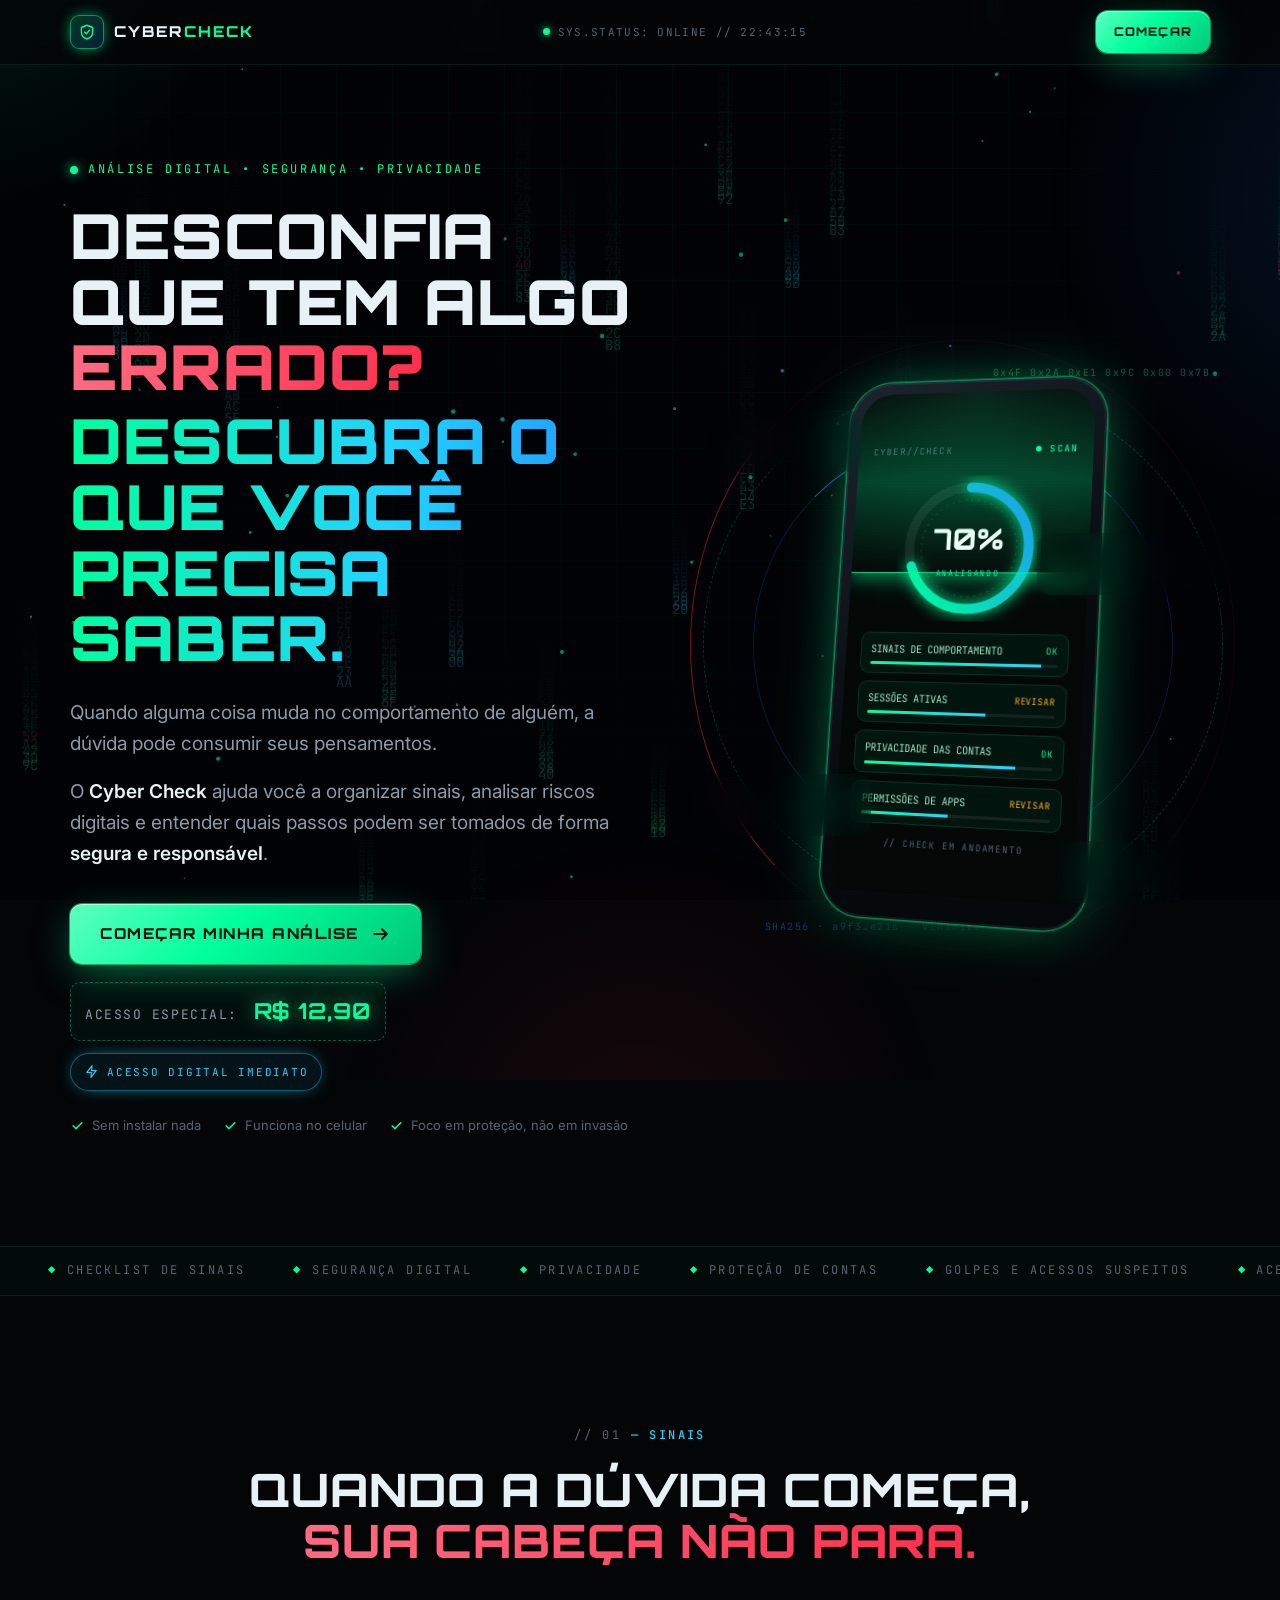
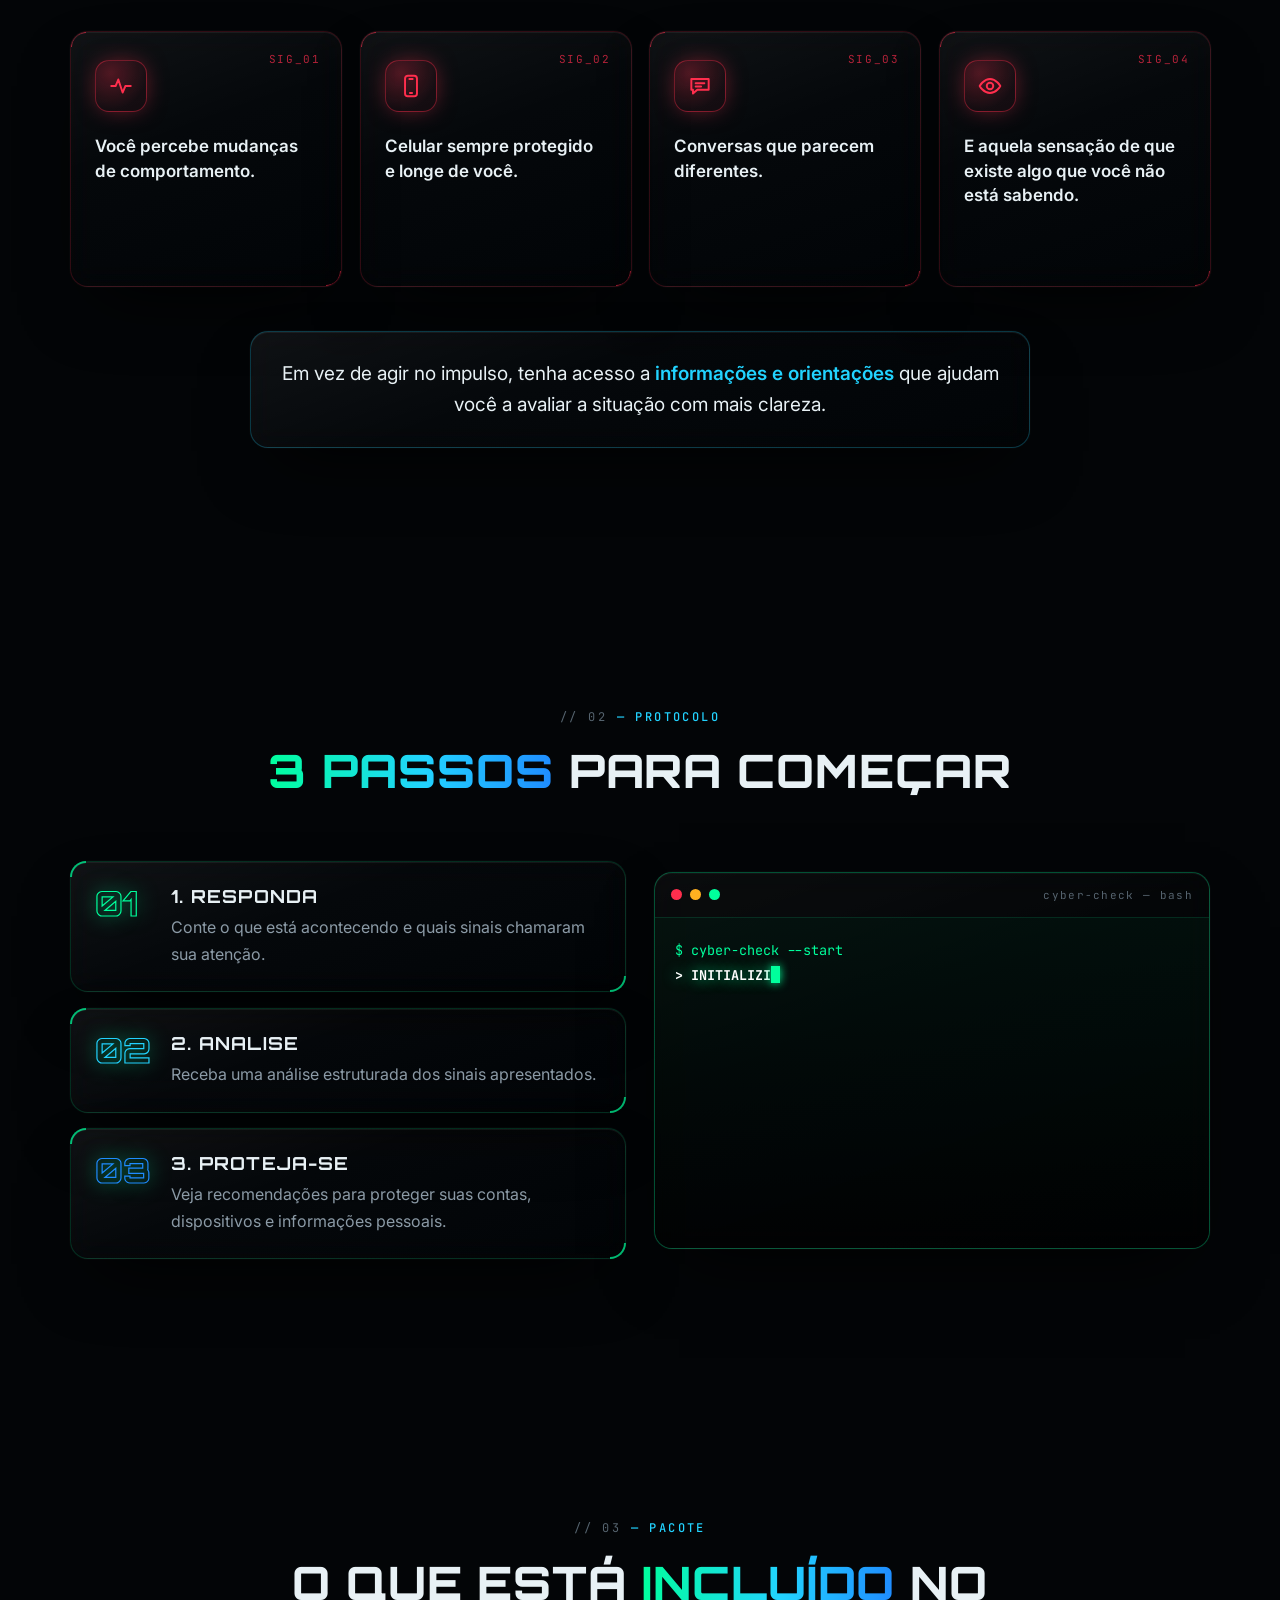
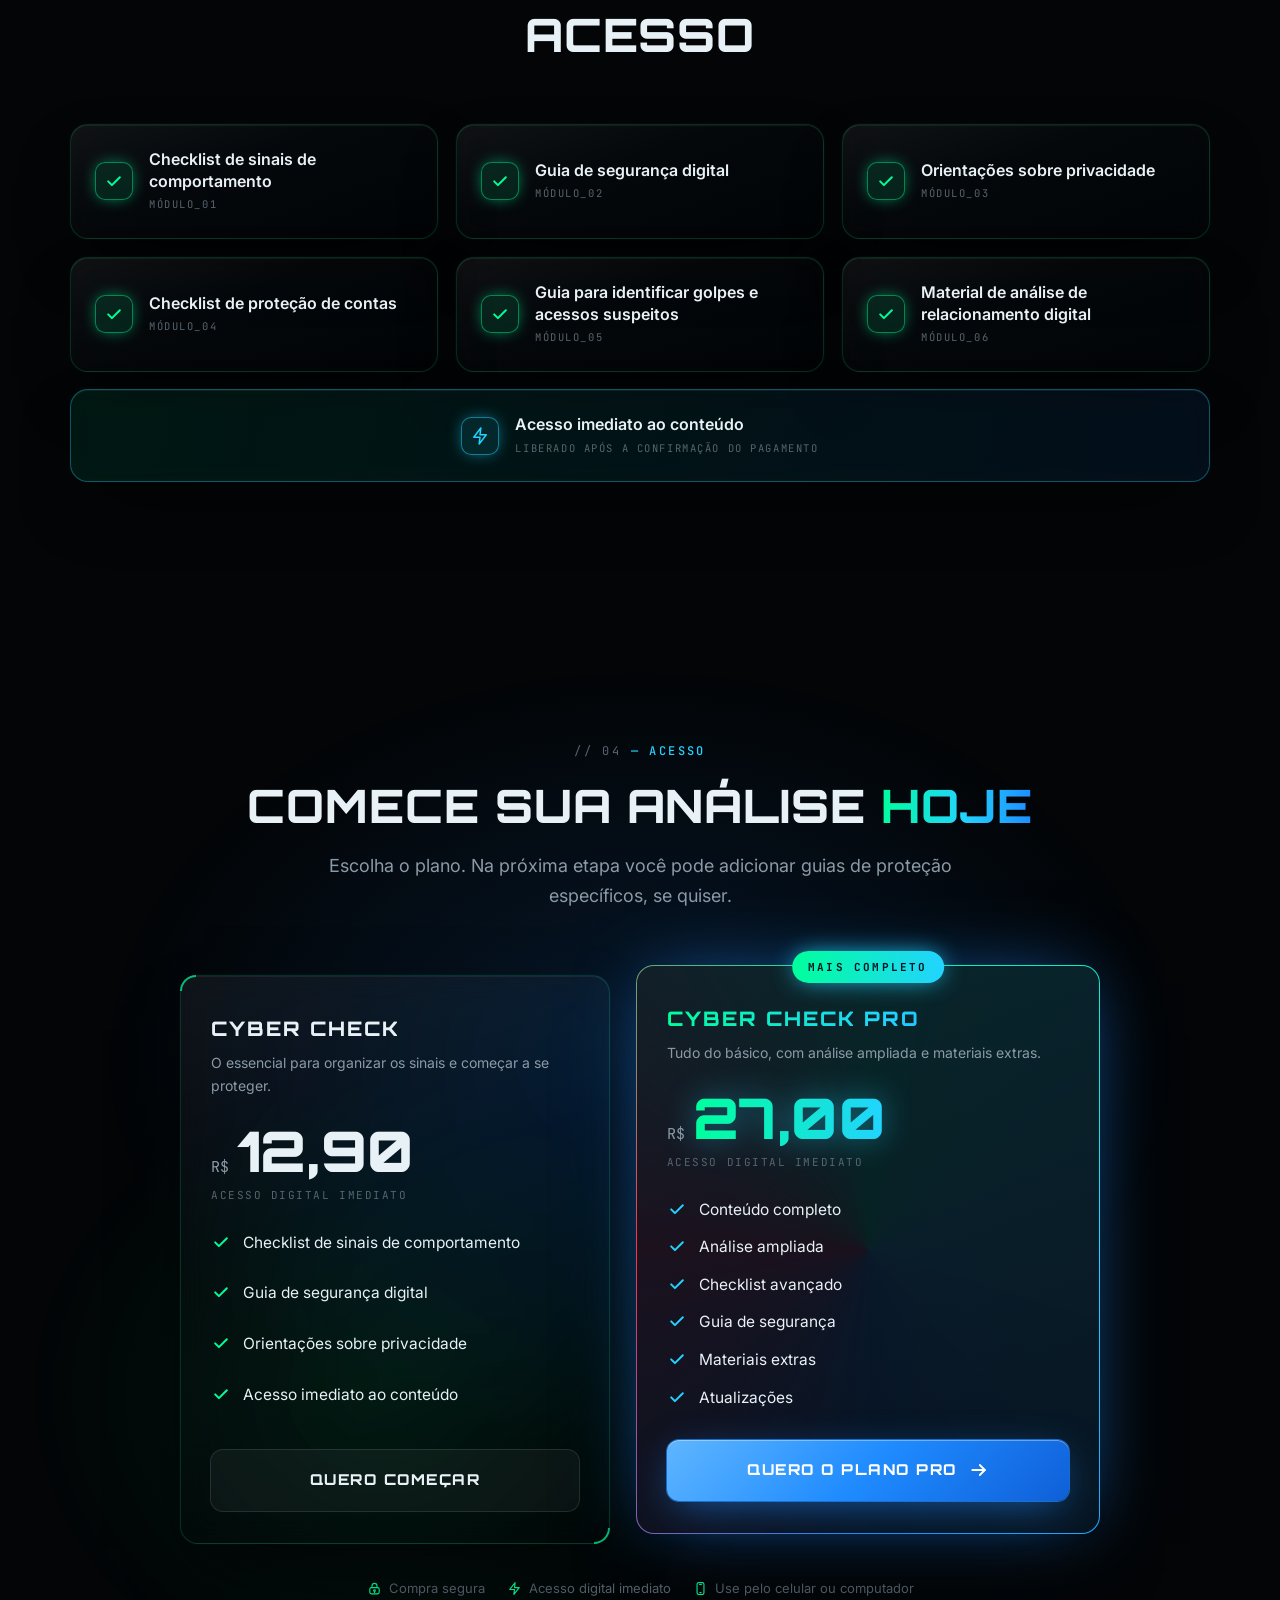
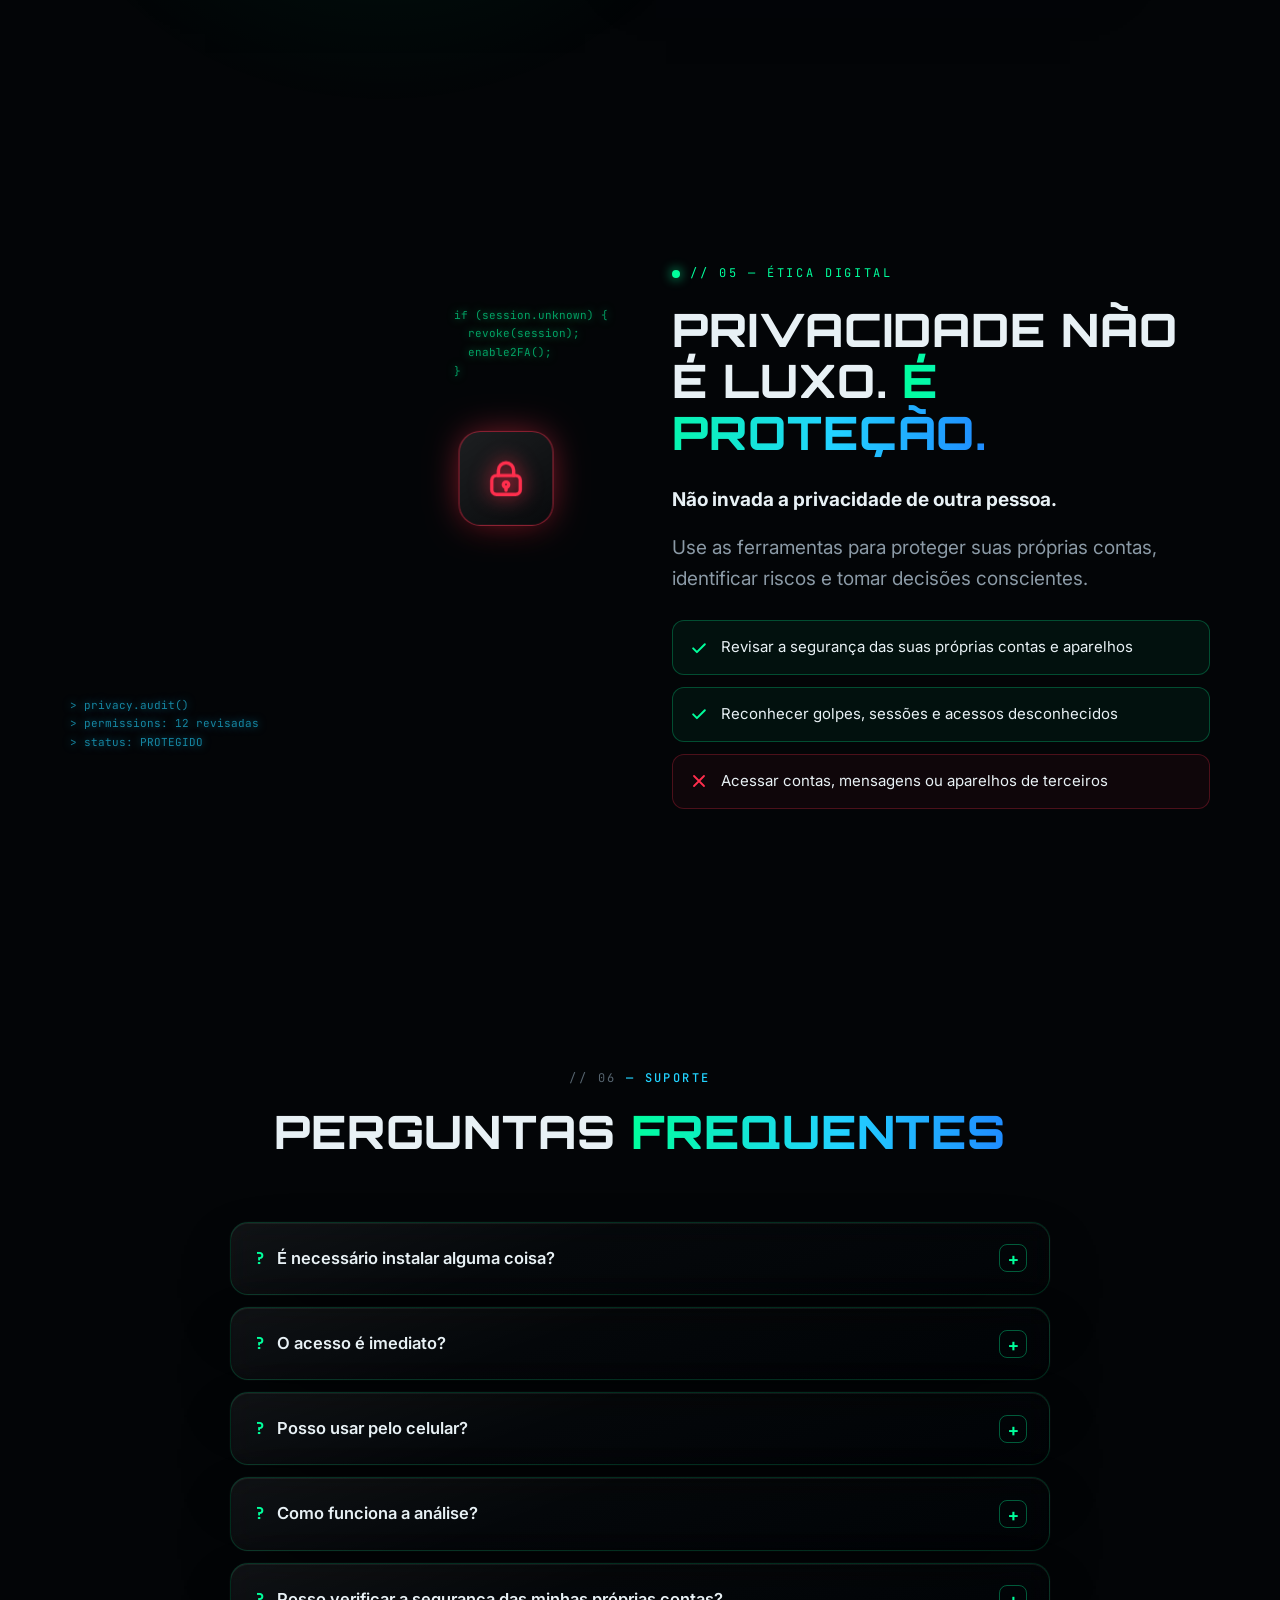
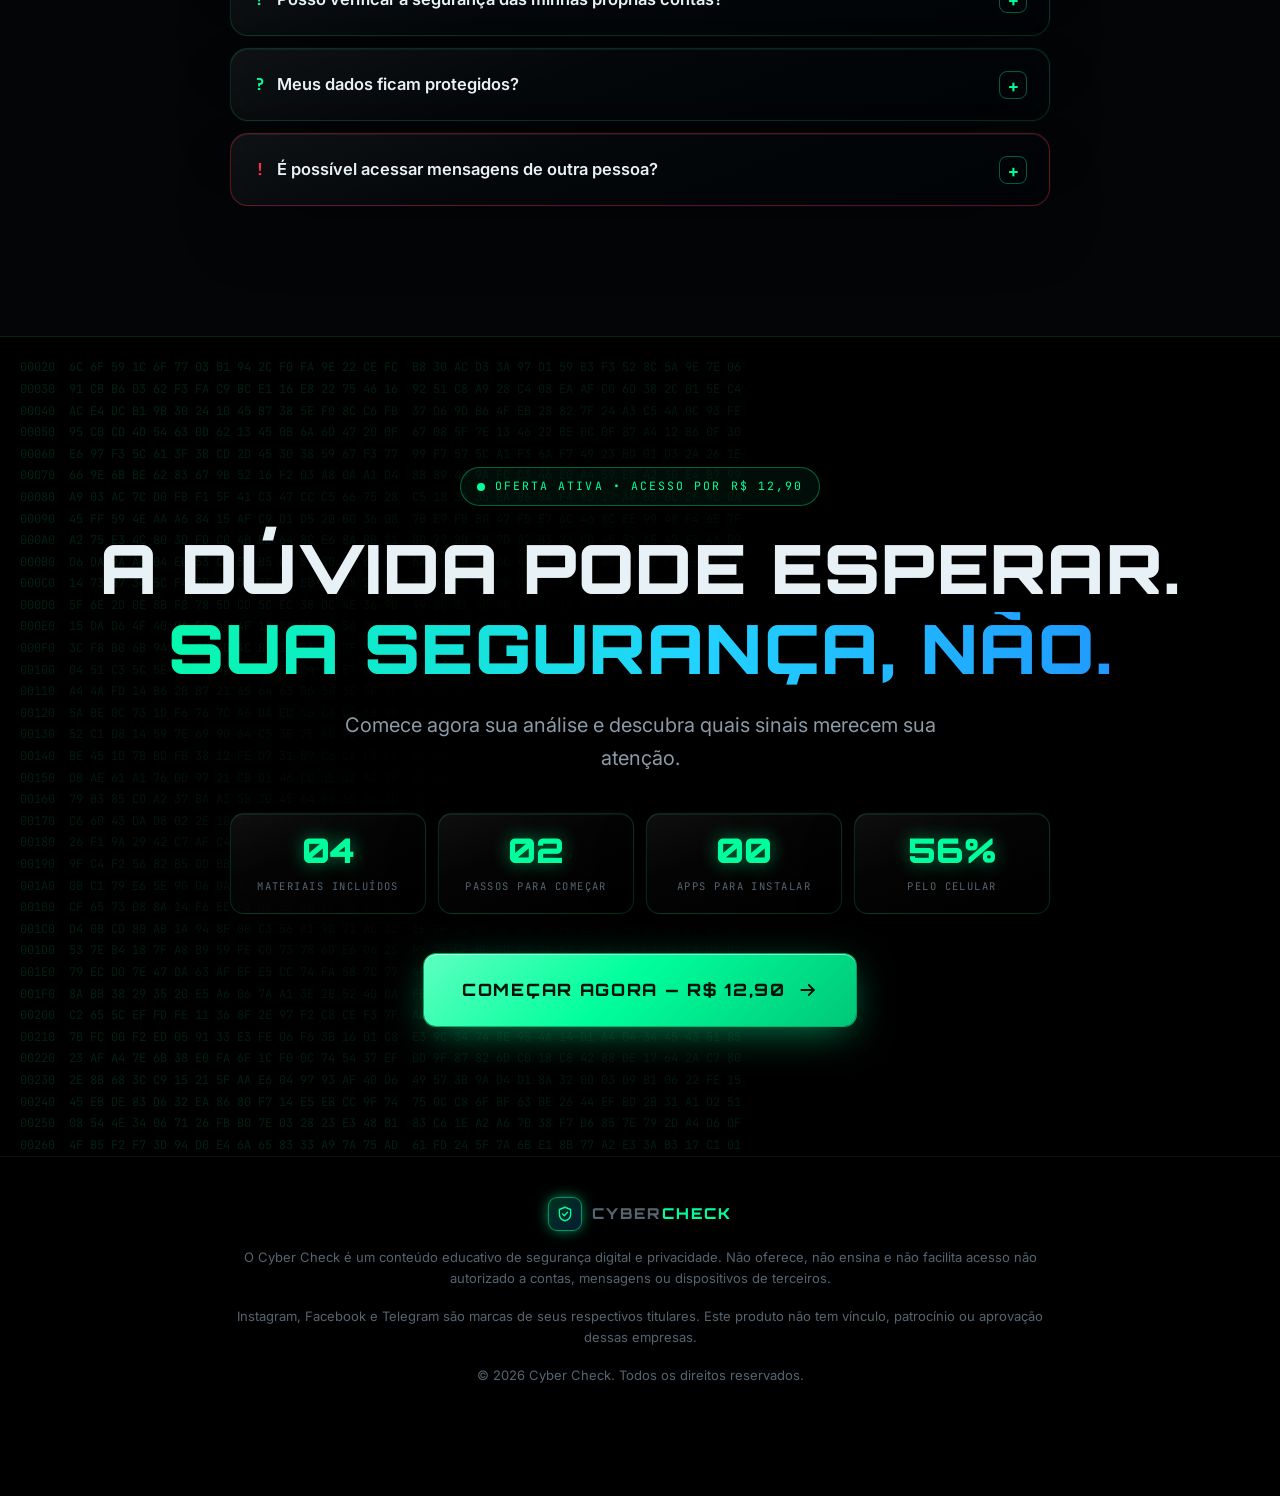
<file: cybercheck/index.html>
<!DOCTYPE html>
<html lang="pt-BR">
<head>
    <meta charset="UTF-8">
    <meta name="viewport" content="width=device-width, initial-scale=1.0, viewport-fit=cover">
    <title>Cyber Check | Análise Digital, Segurança e Privacidade</title>
    <meta name="description" content="Uma ferramenta para entender sinais de risco, proteger sua vida digital e tomar decisões com mais informação.">
    <meta name="theme-color" content="#030507">

    <link rel="preconnect" href="https://fonts.googleapis.com">
    <link rel="preconnect" href="https://fonts.gstatic.com" crossorigin>
    <link href="https://fonts.googleapis.com/css2?family=Orbitron:wght@500;700;800;900&family=Inter:wght@400;500;600;700&family=JetBrains+Mono:wght@400;500;700&display=swap" rel="stylesheet">

    <style>
        :root {
            --bg: #030507;
            --bg-2: #070b10;
            --ink: #e8f1f5;
            --muted: #8b9aa6;
            --dim: #56646f;
            --green: #00ff9c;
            --green-d: #00c878;
            --red: #ff2e4d;
            --blue: #1f8bff;
            --cyan: #22d3ff;
            --glass: rgba(255, 255, 255, .035);
            --glass-2: rgba(255, 255, 255, .06);
            --line: rgba(0, 255, 156, .16);
            --line-b: rgba(34, 211, 255, .2);
            --radius: 18px;
            --f-title: 'Orbitron', 'Inter', system-ui, sans-serif;
            --f-body: 'Inter', system-ui, -apple-system, sans-serif;
            --f-mono: 'JetBrains Mono', ui-monospace, 'SFMono-Regular', monospace;
            --shadow: 0 30px 70px -25px rgba(0, 0, 0, .9), 0 0 0 1px rgba(255, 255, 255, .02);
        }

        *, *::before, *::after { box-sizing: border-box; }
        html { scroll-behavior: smooth; -webkit-text-size-adjust: 100%; }
        body {
            margin: 0;
            background: var(--bg);
            color: var(--ink);
            font-family: var(--f-body);
            font-size: 16px;
            line-height: 1.65;
            overflow-x: hidden;
            -webkit-font-smoothing: antialiased;
        }
        img, svg { display: block; max-width: 100%; }
        button { font: inherit; color: inherit; }
        a { color: inherit; }
        ::selection { background: var(--green); color: #001a0f; }

        /* ---------- camadas de fundo ---------- */
        #matrix {
            position: fixed; inset: 0; width: 100%; height: 100%;
            z-index: 0; pointer-events: none; opacity: .55;
        }
        .bg-grid {
            position: fixed; inset: 0; z-index: 0; pointer-events: none;
            background-image:
                linear-gradient(rgba(0, 255, 156, .035) 1px, transparent 1px),
                linear-gradient(90deg, rgba(0, 255, 156, .035) 1px, transparent 1px);
            background-size: 56px 56px;
            mask-image: radial-gradient(ellipse at 50% 0%, #000 20%, transparent 75%);
            -webkit-mask-image: radial-gradient(ellipse at 50% 0%, #000 20%, transparent 75%);
        }
        .bg-glow {
            position: fixed; inset: -20vh -20vw; z-index: 0; pointer-events: none;
            background:
                radial-gradient(40vw 40vw at 12% 8%, rgba(0, 255, 156, .10), transparent 60%),
                radial-gradient(45vw 45vw at 92% 30%, rgba(31, 139, 255, .12), transparent 60%),
                radial-gradient(40vw 40vw at 50% 105%, rgba(255, 46, 77, .09), transparent 60%);
        }
        .scanlines {
            position: fixed; inset: 0; z-index: 60; pointer-events: none;
            background: repeating-linear-gradient(to bottom, rgba(255, 255, 255, .018) 0 1px, transparent 1px 3px);
            mix-blend-mode: overlay;
        }
        .scanlines::after {
            content: ""; position: absolute; left: 0; right: 0; height: 22vh; top: -22vh;
            background: linear-gradient(to bottom, transparent, rgba(0, 255, 156, .04), transparent);
            animation: sweep 9s linear infinite;
        }
        @keyframes sweep { to { transform: translateY(130vh); } }

        main, header, footer { position: relative; z-index: 2; }
        main { overflow-x: hidden; overflow-x: clip; }

        .wrap { width: 100%; max-width: 1180px; margin: 0 auto; padding: 0 20px; }
        section { padding: clamp(72px, 11vw, 130px) 0; position: relative; }

        /* ---------- tipografia ---------- */
        .eyebrow {
            display: inline-flex; align-items: center; gap: 10px;
            font-family: var(--f-mono); font-size: 12px; letter-spacing: .22em;
            color: var(--green); text-transform: uppercase;
        }
        .eyebrow::before {
            content: ""; width: 8px; height: 8px; border-radius: 50%;
            background: var(--green); box-shadow: 0 0 12px var(--green);
            animation: blink 1.6s steps(2, start) infinite;
        }
        @keyframes blink { to { visibility: hidden; } }

        h1, h2, h3 { font-family: var(--f-title); margin: 0; letter-spacing: .02em; line-height: 1.12; }
        h2 {
            font-size: clamp(26px, 4.6vw, 46px); font-weight: 800;
            text-transform: uppercase;
        }
        h3 { font-size: 16px; font-weight: 700; letter-spacing: .06em; text-transform: uppercase; }

        .sec-head { text-align: center; max-width: 820px; margin: 0 auto clamp(40px, 6vw, 64px); }
        .sec-head .tag {
            font-family: var(--f-mono); font-size: 12px; color: var(--dim);
            letter-spacing: .2em; margin-bottom: 18px; display: block;
        }
        .sec-head .tag b { color: var(--cyan); font-weight: 500; }
        .sec-head p { color: var(--muted); font-size: clamp(16px, 2vw, 18px); margin: 20px auto 0; max-width: 640px; }

        .grad {
            background: linear-gradient(92deg, var(--green) 0%, var(--cyan) 55%, var(--blue) 100%);
            -webkit-background-clip: text; background-clip: text; color: transparent;
        }
        .grad-red {
            background: linear-gradient(92deg, #ff6b81, var(--red));
            -webkit-background-clip: text; background-clip: text; color: transparent;
        }

        /* ---------- glitch discreto ---------- */
        .glitch { position: relative; display: inline-block; }
        .glitch::before, .glitch::after {
            content: attr(data-text); position: absolute; inset: 0;
            pointer-events: none; opacity: 0;
        }
        .glitch::before { color: var(--red); transform: translate(2px, 0); }
        .glitch::after  { color: var(--cyan); transform: translate(-2px, 0); }
        .glitch.is-glitching::before { opacity: .8; animation: g1 .38s steps(2) 1; }
        .glitch.is-glitching::after  { opacity: .8; animation: g2 .38s steps(2) 1; }
        @keyframes g1 {
            0% { clip-path: inset(10% 0 70% 0); transform: translate(3px, -1px); }
            50% { clip-path: inset(60% 0 10% 0); transform: translate(-3px, 1px); }
            100% { clip-path: inset(35% 0 45% 0); transform: translate(2px, 0); }
        }
        @keyframes g2 {
            0% { clip-path: inset(70% 0 5% 0); transform: translate(-3px, 1px); }
            50% { clip-path: inset(5% 0 75% 0); transform: translate(3px, -1px); }
            100% { clip-path: inset(40% 0 40% 0); transform: translate(-2px, 0); }
        }

        /* ---------- botões ---------- */
        .btn {
            --c: var(--green);
            position: relative; display: inline-flex; align-items: center; justify-content: center; gap: 12px;
            padding: 18px 30px; border: 0; border-radius: 12px; cursor: pointer;
            font-family: var(--f-title); font-weight: 800; font-size: 15px; letter-spacing: .1em;
            text-transform: uppercase; text-decoration: none; color: #00140b;
            background: linear-gradient(135deg, #5dffc0, var(--green) 45%, var(--green-d));
            box-shadow: 0 0 0 1px rgba(0, 255, 156, .6), 0 10px 40px -8px rgba(0, 255, 156, .55), inset 0 1px 0 rgba(255, 255, 255, .5);
            transition: transform .2s ease, box-shadow .2s ease;
            overflow: hidden; isolation: isolate;
        }
        .btn::after {
            content: ""; position: absolute; top: 0; bottom: 0; width: 40%; left: -60%; z-index: -1;
            background: linear-gradient(100deg, transparent, rgba(255, 255, 255, .55), transparent);
            transform: skewX(-20deg); animation: shine 3.6s ease-in-out infinite;
        }
        @keyframes shine { 0%, 60% { left: -60%; } 100% { left: 130%; } }
        .btn:hover { transform: translateY(-2px); box-shadow: 0 0 0 1px rgba(0, 255, 156, .9), 0 16px 50px -8px rgba(0, 255, 156, .75), inset 0 1px 0 rgba(255, 255, 255, .5); }
        .btn:active { transform: translateY(0); }
        .btn:focus-visible { outline: 2px solid #fff; outline-offset: 3px; }
        .btn svg { width: 20px; height: 20px; flex: none; }
        .btn-block { width: 100%; }
        .btn-blue {
            color: #fff;
            background: linear-gradient(135deg, #5fb6ff, var(--blue) 50%, #0f5fd8);
            box-shadow: 0 0 0 1px rgba(31, 139, 255, .7), 0 10px 40px -8px rgba(31, 139, 255, .6), inset 0 1px 0 rgba(255, 255, 255, .35);
        }
        .btn-blue:hover { box-shadow: 0 0 0 1px rgba(31, 139, 255, 1), 0 16px 50px -8px rgba(31, 139, 255, .8), inset 0 1px 0 rgba(255, 255, 255, .35); }
        .btn-ghost {
            color: var(--ink); background: rgba(255, 255, 255, .04);
            box-shadow: 0 0 0 1px rgba(255, 255, 255, .14);
        }
        .btn-ghost::after { display: none; }
        .btn-ghost:hover { box-shadow: 0 0 0 1px var(--green); }

        /* ---------- glass ---------- */
        .glass {
            position: relative;
            background: linear-gradient(160deg, rgba(255, 255, 255, .06), rgba(255, 255, 255, .015) 40%, rgba(0, 0, 0, .15));
            border: 1px solid var(--line);
            border-radius: var(--radius);
            backdrop-filter: blur(14px) saturate(140%);
            -webkit-backdrop-filter: blur(14px) saturate(140%);
            box-shadow: var(--shadow), inset 0 1px 0 rgba(255, 255, 255, .06);
        }
        .corner::before, .corner::after {
            content: ""; position: absolute; width: 16px; height: 16px; pointer-events: none;
            border: 2px solid var(--green); opacity: .7;
        }
        .corner::before { top: -1px; left: -1px; border-right: 0; border-bottom: 0; border-top-left-radius: var(--radius); }
        .corner::after  { bottom: -1px; right: -1px; border-left: 0; border-top: 0; border-bottom-right-radius: var(--radius); }

        .tilt { transform-style: preserve-3d; transition: transform .25s ease, border-color .25s ease, box-shadow .25s ease; will-change: transform; }
        .tilt:hover { border-color: rgba(0, 255, 156, .45); }

        .ico {
            width: 52px; height: 52px; border-radius: 14px; display: grid; place-items: center;
            background: radial-gradient(circle at 30% 25%, rgba(0, 255, 156, .25), rgba(0, 255, 156, .05) 70%);
            border: 1px solid rgba(0, 255, 156, .35); color: var(--green);
            box-shadow: 0 0 24px -6px rgba(0, 255, 156, .6), inset 0 0 12px rgba(0, 255, 156, .12);
        }
        .ico svg { width: 26px; height: 26px; }
        .ico.red { color: var(--red); border-color: rgba(255, 46, 77, .4); background: radial-gradient(circle at 30% 25%, rgba(255, 46, 77, .28), rgba(255, 46, 77, .05) 70%); box-shadow: 0 0 24px -6px rgba(255, 46, 77, .6); }
        .ico.blue { color: var(--cyan); border-color: rgba(34, 211, 255, .4); background: radial-gradient(circle at 30% 25%, rgba(34, 211, 255, .25), rgba(34, 211, 255, .05) 70%); box-shadow: 0 0 24px -6px rgba(34, 211, 255, .6); }

        /* ---------- reveal ---------- */
        .reveal { opacity: 0; transform: translateY(28px); transition: opacity .8s ease, transform .8s cubic-bezier(.2, .7, .2, 1); }
        .reveal.in { opacity: 1; transform: none; }
        .d1 { transition-delay: .08s; } .d2 { transition-delay: .16s; } .d3 { transition-delay: .24s; }
        .d4 { transition-delay: .32s; } .d5 { transition-delay: .40s; } .d6 { transition-delay: .48s; }

        /* ---------- topo ---------- */
        .topbar {
            position: sticky; top: 0; z-index: 50;
            background: rgba(3, 5, 7, .7); backdrop-filter: blur(12px); -webkit-backdrop-filter: blur(12px);
            border-bottom: 1px solid rgba(0, 255, 156, .1);
        }
        .topbar .wrap { display: flex; align-items: center; justify-content: space-between; height: 64px; gap: 16px; }
        .logo { display: flex; align-items: center; gap: 10px; text-decoration: none; }
        .logo-mark {
            width: 34px; height: 34px; border-radius: 9px; display: grid; place-items: center;
            background: linear-gradient(135deg, rgba(0, 255, 156, .2), rgba(31, 139, 255, .2));
            border: 1px solid rgba(0, 255, 156, .5); box-shadow: 0 0 16px -4px var(--green);
            color: var(--green);
        }
        .logo-mark svg { width: 18px; height: 18px; }
        .logo-txt { font-family: var(--f-title); font-weight: 800; letter-spacing: .14em; font-size: 15px; }
        .logo-txt span { color: var(--green); }
        .sys {
            font-family: var(--f-mono); font-size: 11px; color: var(--dim); letter-spacing: .12em;
            display: flex; align-items: center; gap: 8px;
        }
        .sys i { width: 7px; height: 7px; border-radius: 50%; background: var(--green); box-shadow: 0 0 10px var(--green); }
        .topbar .btn { padding: 11px 18px; font-size: 12px; }
        @media (max-width: 720px) { .sys { display: none; } }

        /* ---------- HERO ---------- */
        .hero { padding-top: clamp(40px, 7vw, 90px); padding-bottom: clamp(70px, 9vw, 110px); }
        .hero-grid { display: grid; grid-template-columns: 1.08fr .92fr; gap: clamp(30px, 5vw, 70px); align-items: center; }
        .hero h1 {
            font-size: clamp(30px, 5.3vw, 62px); font-weight: 900; text-transform: uppercase;
            margin: 22px 0 26px; line-height: 1.06;
        }
        .hero h1 .l2 { display: block; margin-top: 8px; }
        .hero-copy p { color: var(--muted); font-size: clamp(16px, 1.9vw, 19px); margin: 0 0 16px; max-width: 560px; }
        .hero-copy p strong { color: var(--ink); font-weight: 600; }
        .hero-cta { margin-top: 34px; display: flex; flex-direction: column; align-items: flex-start; gap: 18px; }
        .price-row { display: flex; flex-wrap: wrap; align-items: center; gap: 12px 16px; }
        .price-tag {
            font-family: var(--f-mono); font-size: 13px; letter-spacing: .12em; color: var(--muted);
            padding: 10px 14px; border: 1px dashed rgba(0, 255, 156, .35); border-radius: 10px;
            background: rgba(0, 255, 156, .04);
        }
        .price-tag b { font-family: var(--f-title); font-size: 22px; color: var(--green); letter-spacing: .04em; margin-left: 6px; text-shadow: 0 0 18px rgba(0, 255, 156, .6); }
        .seal {
            display: inline-flex; align-items: center; gap: 8px;
            font-family: var(--f-mono); font-size: 11px; letter-spacing: .16em; color: var(--cyan);
            padding: 9px 13px; border-radius: 999px;
            border: 1px solid rgba(34, 211, 255, .4); background: rgba(34, 211, 255, .07);
            box-shadow: 0 0 20px -8px var(--cyan);
        }
        .seal svg { width: 15px; height: 15px; }
        .trust { display: flex; flex-wrap: wrap; gap: 8px 22px; margin-top: 6px; font-size: 13px; color: var(--dim); }
        .trust span { display: inline-flex; align-items: center; gap: 7px; }
        .trust svg { width: 15px; height: 15px; color: var(--green); }

        /* painel HUD do hero */
        .hero-visual { position: relative; perspective: 1400px; min-height: 560px; display: grid; place-items: center; }
        .hud-ring {
            position: absolute; width: 520px; height: 520px; max-width: 110%; aspect-ratio: 1; border-radius: 50%;
            border: 1px dashed rgba(0, 255, 156, .22);
            animation: spin 60s linear infinite;
        }
        .hud-ring.r2 { width: 420px; height: 420px; border: 1px solid rgba(31, 139, 255, .18); border-top-color: rgba(31, 139, 255, .7); animation-duration: 14s; animation-direction: reverse; }
        .hud-ring.r3 { width: 610px; height: 610px; border: 1px solid rgba(255, 46, 77, .08); border-left-color: rgba(255, 46, 77, .45); animation-duration: 22s; }
        @keyframes spin { to { transform: rotate(360deg); } }

        .phone {
            position: relative; width: 272px; height: 548px; border-radius: 44px; padding: 12px;
            background: linear-gradient(145deg, #1b242d, #06090c 60%);
            box-shadow:
                0 0 0 1.5px rgba(0, 255, 156, .45),
                0 0 60px -10px rgba(0, 255, 156, .5),
                0 60px 90px -30px rgba(0, 0, 0, .95),
                inset 0 0 0 2px rgba(255, 255, 255, .06);
            transform: rotateY(-16deg) rotateX(8deg) rotateZ(1deg);
            transform-style: preserve-3d;
            transition: transform .4s ease-out;
        }
        .phone::before {
            content: ""; position: absolute; top: 20px; left: 50%; transform: translateX(-50%);
            width: 88px; height: 24px; border-radius: 20px; background: #000; z-index: 3;
        }
        .screen {
            position: relative; width: 100%; height: 100%; border-radius: 34px; overflow: hidden;
            background: radial-gradient(120% 70% at 50% 0%, #07251a 0%, #030807 60%);
            padding: 54px 16px 18px; font-family: var(--f-mono); font-size: 10.5px; color: #9fe9c8;
        }
        .screen::after {
            content: ""; position: absolute; left: 0; right: 0; top: 0; height: 36%;
            background: linear-gradient(to bottom, transparent, rgba(0, 255, 156, .22), transparent);
            border-bottom: 1px solid rgba(0, 255, 156, .8);
            box-shadow: 0 6px 18px rgba(0, 255, 156, .5);
            animation: scan 3.2s ease-in-out infinite;
        }
        @keyframes scan { 0% { transform: translateY(-100%); } 100% { transform: translateY(290%); } }
        .scr-top { display: flex; justify-content: space-between; color: var(--dim); letter-spacing: .12em; font-size: 9.5px; }
        .scr-top b { color: var(--green); font-weight: 500; }
        .gauge { position: relative; width: 150px; height: 150px; margin: 18px auto 12px; }
        .gauge svg { width: 100%; height: 100%; transform: rotate(-90deg); }
        .gauge .val {
            position: absolute; inset: 0; display: grid; place-items: center; text-align: center;
            font-family: var(--f-title); font-size: 30px; font-weight: 800; color: #fff;
        }
        .gauge .val small { display: block; font-family: var(--f-mono); font-size: 8.5px; font-weight: 400; color: var(--green); letter-spacing: .2em; margin-top: 4px; }
        .scr-list { list-style: none; padding: 0; margin: 0; display: grid; gap: 8px; }
        .scr-list li {
            display: grid; grid-template-columns: 1fr auto; gap: 4px 8px; align-items: center;
            padding: 8px 10px; border-radius: 9px; background: rgba(0, 255, 156, .05); border: 1px solid rgba(0, 255, 156, .14);
        }
        .scr-list .bar { grid-column: 1 / -1; height: 3px; border-radius: 3px; background: rgba(255, 255, 255, .07); overflow: hidden; }
        .scr-list .bar i { display: block; height: 100%; width: 0; background: linear-gradient(90deg, var(--green), var(--cyan)); transition: width 1.2s ease; }
        .scr-list .st { font-size: 9px; letter-spacing: .1em; color: var(--green); }
        .scr-list .st.warn { color: #ffb020; }
        .scr-foot { margin-top: 12px; text-align: center; color: var(--dim); font-size: 9px; letter-spacing: .2em; }

        .float {
            position: absolute; z-index: 4; padding: 12px 14px; border-radius: 14px;
            display: flex; align-items: center; gap: 10px;
            font-family: var(--f-mono); font-size: 11px; letter-spacing: .08em; color: var(--ink);
            animation: bob 6s ease-in-out infinite;
        }
        .float .ico { width: 36px; height: 36px; border-radius: 10px; }
        .float .ico svg { width: 18px; height: 18px; }
        .float small { display: block; color: var(--dim); font-size: 9.5px; letter-spacing: .14em; }
        .f1 { top: 8%; left: -2%; animation-delay: -1s; }
        .f2 { top: 30%; right: -4%; animation-delay: -3s; }
        .f3 { bottom: 16%; left: -6%; animation-delay: -2s; }
        .f4 { bottom: 4%; right: 2%; animation-delay: -4.5s; }
        @keyframes bob { 0%, 100% { transform: translateY(0) translateZ(40px); } 50% { transform: translateY(-14px) translateZ(40px); } }

        .hex-strip {
            position: absolute; font-family: var(--f-mono); font-size: 10px; color: rgba(0, 255, 156, .35);
            letter-spacing: .15em; white-space: nowrap; pointer-events: none;
        }
        .hex-strip.s1 { top: 0; right: 0; }
        .hex-strip.s2 { bottom: -10px; left: 10%; color: rgba(31, 139, 255, .4); }

        @media (max-width: 960px) {
            .hero-grid { grid-template-columns: 1fr; }
            .hero-copy { text-align: center; }
            .hero-copy p { margin-left: auto; margin-right: auto; }
            .hero-cta { align-items: center; }
            .price-row, .trust { justify-content: center; }
            .hero-visual { min-height: 520px; margin-top: 10px; }
        }
        @media (max-width: 480px) {
            .hero-visual { min-height: 470px; transform: scale(.9); margin: -20px 0; }
            .f1 { left: -4%; } .f2 { right: -6%; } .f3 { left: -6%; } .f4 { right: -4%; }
            .btn { padding: 17px 22px; font-size: 14px; }
            .hero-cta .btn { width: 100%; }
        }

        /* ---------- ticker ---------- */
        .ticker {
            position: relative; z-index: 2; overflow: hidden; white-space: nowrap;
            border-top: 1px solid rgba(0, 255, 156, .12); border-bottom: 1px solid rgba(0, 255, 156, .12);
            background: rgba(0, 255, 156, .025); padding: 14px 0;
            font-family: var(--f-mono); font-size: 12px; letter-spacing: .2em; color: var(--dim);
        }
        .ticker-track { display: inline-flex; gap: 48px; animation: tick 40s linear infinite; padding-left: 48px; }
        .ticker-track span::before { content: "◆ "; color: var(--green); }
        @keyframes tick { to { transform: translateX(-50%); } }

        /* ---------- DOR ---------- */
        .pain-grid { display: grid; grid-template-columns: repeat(4, 1fr); gap: 18px; }
        .pain-card { padding: 28px 24px 30px; overflow: hidden; }
        .pain-card .num {
            position: absolute; top: 18px; right: 20px; font-family: var(--f-mono); font-size: 11px;
            color: rgba(255, 46, 77, .7); letter-spacing: .15em;
        }
        .pain-card p { margin: 22px 0 0; font-size: 17px; font-weight: 600; line-height: 1.45; color: var(--ink); }
        .pain-card .signal {
            margin-top: 22px; height: 26px; display: flex; align-items: flex-end; gap: 3px;
        }
        .pain-card .signal i {
            flex: 1; background: linear-gradient(to top, rgba(255, 46, 77, .8), rgba(255, 46, 77, .15));
            border-radius: 2px; animation: eq 1.4s ease-in-out infinite;
        }
        @keyframes eq { 0%, 100% { height: 20%; } 50% { height: 100%; } }
        .pain-card { border-color: rgba(255, 46, 77, .18); }
        .pain-card:hover { border-color: rgba(255, 46, 77, .5); box-shadow: var(--shadow), 0 0 40px -12px rgba(255, 46, 77, .5); }
        .pain-card.corner::before, .pain-card.corner::after { border-color: var(--red); }
        .pain-note {
            margin: 44px auto 0; max-width: 780px; padding: 26px 30px; text-align: center;
            font-size: clamp(16px, 2vw, 19px); color: var(--ink);
            border-color: rgba(34, 211, 255, .25);
        }
        .pain-note strong { color: var(--cyan); font-weight: 600; }
        @media (max-width: 1000px) { .pain-grid { grid-template-columns: repeat(2, 1fr); } }
        @media (max-width: 540px) { .pain-grid { grid-template-columns: 1fr; } }

        /* ---------- COMO FUNCIONA ---------- */
        .how-grid { display: grid; grid-template-columns: 1fr 1fr; gap: 28px; align-items: center; }
        .steps { display: grid; gap: 16px; }
        .step { display: grid; grid-template-columns: auto 1fr; gap: 20px; padding: 24px; align-items: start; }
        .step .n {
            font-family: var(--f-title); font-weight: 900; font-size: 34px; line-height: 1;
            color: transparent; -webkit-text-stroke: 1.2px var(--green); min-width: 56px;
            text-shadow: 0 0 22px rgba(0, 255, 156, .35);
        }
        .step h3 { font-size: 18px; margin-bottom: 8px; }
        .step p { margin: 0; color: var(--muted); }
        .step:nth-child(2) .n { -webkit-text-stroke-color: var(--cyan); }
        .step:nth-child(3) .n { -webkit-text-stroke-color: var(--blue); }

        .terminal { overflow: hidden; border-color: rgba(0, 255, 156, .3); }
        .term-bar {
            display: flex; align-items: center; gap: 8px; padding: 13px 16px;
            border-bottom: 1px solid rgba(0, 255, 156, .15); background: rgba(0, 0, 0, .35);
        }
        .term-bar i { width: 11px; height: 11px; border-radius: 50%; background: #333; }
        .term-bar i:nth-child(1) { background: var(--red); }
        .term-bar i:nth-child(2) { background: #ffb020; }
        .term-bar i:nth-child(3) { background: var(--green); }
        .term-bar span { margin-left: auto; font-family: var(--f-mono); font-size: 11px; color: var(--dim); letter-spacing: .12em; }
        .term-body {
            min-height: 330px; padding: 20px 20px 26px; font-family: var(--f-mono); font-size: 13.5px; line-height: 1.9;
            color: #b7f7da; background: linear-gradient(to bottom, rgba(0, 20, 12, .6), rgba(0, 0, 0, .6));
        }
        .term-body .ln { white-space: pre-wrap; word-break: break-word; }
        .term-body .p { color: var(--green); }
        .term-body .ok { color: var(--green); }
        .term-body .info { color: var(--cyan); }
        .term-body .dimt { color: var(--dim); }
        .term-body .big { color: #fff; font-weight: 700; text-shadow: 0 0 14px rgba(0, 255, 156, .8); }
        .caret { display: inline-block; width: 9px; height: 17px; background: var(--green); vertical-align: -3px; animation: blink 1s steps(2, start) infinite; box-shadow: 0 0 10px var(--green); }
        .term-prog { height: 4px; margin-top: 8px; border-radius: 4px; background: rgba(255, 255, 255, .07); overflow: hidden; }
        .term-prog i { display: block; height: 100%; width: 0; background: linear-gradient(90deg, var(--green), var(--cyan)); box-shadow: 0 0 10px var(--green); transition: width .12s linear; }
        @media (max-width: 900px) { .how-grid { grid-template-columns: 1fr; } }
        @media (max-width: 480px) { .step { padding: 20px 18px; gap: 14px; } .step .n { font-size: 28px; min-width: 44px; } .term-body { font-size: 12px; min-height: 300px; } }

        /* ---------- INCLUÍDO ---------- */
        .inc-grid { display: grid; grid-template-columns: repeat(3, 1fr); gap: 18px; }
        .inc-card { padding: 24px; display: flex; gap: 16px; align-items: center; }
        .inc-card .chk {
            flex: none; width: 38px; height: 38px; border-radius: 10px; display: grid; place-items: center;
            background: rgba(0, 255, 156, .1); border: 1px solid rgba(0, 255, 156, .45); color: var(--green);
            box-shadow: 0 0 18px -6px var(--green);
        }
        .inc-card .chk svg { width: 20px; height: 20px; }
        .inc-card b { display: block; font-weight: 600; font-size: 16px; line-height: 1.35; }
        .inc-card small { display: block; font-family: var(--f-mono); color: var(--dim); font-size: 10.5px; letter-spacing: .15em; margin-top: 4px; }
        .inc-card.wide {
            grid-column: span 3; justify-content: center; text-align: left;
            border-color: rgba(34, 211, 255, .35);
            background: linear-gradient(100deg, rgba(0, 255, 156, .08), rgba(31, 139, 255, .08));
        }
        .inc-card.wide .chk { color: var(--cyan); border-color: rgba(34, 211, 255, .5); background: rgba(34, 211, 255, .1); box-shadow: 0 0 18px -6px var(--cyan); }
        @media (max-width: 900px) { .inc-grid { grid-template-columns: 1fr 1fr; } .inc-card.wide { grid-column: span 2; } }
        @media (max-width: 560px) { .inc-grid { grid-template-columns: 1fr; } .inc-card.wide { grid-column: auto; justify-content: flex-start; } }

        /* ---------- OFERTA ---------- */
        .offer { overflow: hidden; }
        .offer::before {
            content: ""; position: absolute; inset: 0; z-index: -1;
            background:
                radial-gradient(60% 50% at 50% 40%, rgba(31, 139, 255, .14), transparent 70%),
                radial-gradient(40% 40% at 30% 70%, rgba(0, 255, 156, .08), transparent 70%);
        }
        .plans { display: grid; grid-template-columns: 1fr 1.08fr; gap: 26px; max-width: 920px; margin: 0 auto; align-items: stretch; }
        .plan { padding: 36px 30px 32px; display: flex; flex-direction: column; }
        .plan .pname { font-family: var(--f-title); font-weight: 800; font-size: 20px; letter-spacing: .1em; }
        .plan .pdesc { color: var(--muted); font-size: 14px; margin: 6px 0 0; }
        .plan .pprice { margin: 26px 0 6px; display: flex; align-items: baseline; gap: 8px; }
        .plan .pprice small { font-family: var(--f-mono); font-size: 15px; color: var(--muted); }
        .plan .pprice b { font-family: var(--f-title); font-size: clamp(44px, 6vw, 56px); font-weight: 900; line-height: 1; letter-spacing: .01em; }
        .plan .pmeta { font-family: var(--f-mono); font-size: 11px; letter-spacing: .14em; color: var(--dim); }
        .plan ul { list-style: none; padding: 0; margin: 26px 0 30px; display: grid; gap: 12px; flex: 1; }
        .plan li { display: flex; gap: 12px; align-items: flex-start; font-size: 15.5px; }
        .plan li svg { flex: none; width: 20px; height: 20px; color: var(--green); margin-top: 2px; }
        .plan.basic .pprice b { color: var(--ink); }
        .plan.pro {
            border: 1px solid transparent;
            background:
                linear-gradient(160deg, rgba(10, 20, 34, .92), rgba(4, 8, 14, .92)) padding-box,
                conic-gradient(from var(--ang, 0deg), var(--green), var(--cyan), var(--blue), var(--red), var(--green)) border-box;
            box-shadow: 0 0 70px -20px rgba(31, 139, 255, .7), 0 40px 80px -30px rgba(0, 0, 0, .9);
            animation: rot 6s linear infinite;
            transform: translateY(-10px);
        }
        @property --ang { syntax: '<angle>'; initial-value: 0deg; inherits: false; }
        @keyframes rot { to { --ang: 360deg; } }
        .plan.pro .pprice b { background: linear-gradient(92deg, var(--green), var(--cyan)); -webkit-background-clip: text; background-clip: text; color: transparent; filter: drop-shadow(0 0 16px rgba(34, 211, 255, .45)); }
        .plan.pro li svg { color: var(--cyan); }
        .badge {
            position: absolute; top: -15px; left: 50%; transform: translateX(-50%);
            padding: 7px 16px; border-radius: 999px; white-space: nowrap;
            font-family: var(--f-mono); font-size: 11px; font-weight: 700; letter-spacing: .2em; color: #001221;
            background: linear-gradient(90deg, var(--green), var(--cyan));
            box-shadow: 0 0 24px -4px var(--cyan);
        }
        .plans-note { text-align: center; margin-top: 34px; color: var(--dim); font-size: 13px; display: flex; flex-wrap: wrap; justify-content: center; gap: 8px 22px; }
        .plans-note span { display: inline-flex; gap: 7px; align-items: center; }
        .plans-note svg { width: 15px; height: 15px; color: var(--green); }
        @media (max-width: 820px) { .plans { grid-template-columns: 1fr; max-width: 480px; } .plan.pro { transform: none; order: -1; margin-top: 14px; } }

        /* ---------- SEGURANÇA 3D ---------- */
        .sec-grid { display: grid; grid-template-columns: 1fr 1fr; gap: clamp(30px, 5vw, 70px); align-items: center; }
        .sec-copy p { color: var(--muted); font-size: clamp(16px, 1.9vw, 19px); margin: 0 0 16px; }
        .sec-copy p strong { color: var(--ink); }
        .sec-copy h2 { margin: 18px 0 26px; }
        .rules { display: grid; gap: 12px; margin-top: 26px; }
        .rule { display: flex; gap: 12px; align-items: center; padding: 14px 16px; border-radius: 12px; font-size: 15px; }
        .rule svg { width: 20px; height: 20px; flex: none; }
        .rule.yes { border: 1px solid rgba(0, 255, 156, .25); background: rgba(0, 255, 156, .05); }
        .rule.yes svg { color: var(--green); }
        .rule.no { border: 1px solid rgba(255, 46, 77, .25); background: rgba(255, 46, 77, .05); }
        .rule.no svg { color: var(--red); }

        .stage { position: relative; height: 520px; perspective: 1200px; display: grid; place-items: center; }
        .stage-inner { position: relative; width: 420px; height: 420px; transform-style: preserve-3d; transform: rotateX(58deg) rotateZ(-30deg); }
        .platform {
            position: absolute; inset: 0; border-radius: 50%;
            background: radial-gradient(circle, rgba(0, 255, 156, .16), rgba(0, 255, 156, .02) 60%, transparent 70%);
            border: 1px solid rgba(0, 255, 156, .35);
            box-shadow: 0 0 60px rgba(0, 255, 156, .2), inset 0 0 40px rgba(0, 255, 156, .12);
        }
        .platform::before, .platform::after {
            content: ""; position: absolute; border-radius: 50%; border: 1px dashed rgba(34, 211, 255, .35);
        }
        .platform::before { inset: 16%; animation: spin 30s linear infinite; }
        .platform::after { inset: 34%; border-style: solid; border-color: rgba(255, 46, 77, .3); border-top-color: var(--red); animation: spin 8s linear infinite reverse; }
        .obj { position: absolute; transform-style: preserve-3d; }
        /* cada objeto fica "em pé" sobre a plataforma */
        .obj > .up { transform: rotateZ(30deg) rotateX(-58deg); transform-origin: 50% 100%; }
        .obj-phone { left: 50%; top: 50%; width: 120px; margin: -230px 0 0 -60px; }
        .obj-phone .up { animation: floatUp 6s ease-in-out infinite; }
        .mini-phone {
            width: 120px; height: 230px; border-radius: 22px; padding: 7px;
            background: linear-gradient(145deg, #1c262f, #05080b);
            box-shadow: 0 0 0 1.5px rgba(0, 255, 156, .6), 0 0 40px -6px rgba(0, 255, 156, .6), 0 30px 40px -10px #000;
        }
        .mini-screen {
            width: 100%; height: 100%; border-radius: 16px; overflow: hidden; position: relative;
            background: radial-gradient(100% 70% at 50% 20%, #0b3b29, #020705);
            display: grid; place-items: center;
        }
        .mini-screen svg { width: 54px; height: 54px; color: var(--green); filter: drop-shadow(0 0 12px var(--green)); }
        .mini-screen::after {
            content: ""; position: absolute; left: 0; right: 0; height: 30%; top: 0;
            background: linear-gradient(to bottom, transparent, rgba(0, 255, 156, .3)); border-bottom: 1px solid var(--green);
            animation: scan 2.6s ease-in-out infinite;
        }
        .obj-shield { left: 6%; top: 20%; }
        .obj-lock { right: 2%; top: 44%; }
        .obj-db { left: 18%; bottom: 2%; }
        .obj-shield .up { animation: floatUp 7s ease-in-out -2s infinite; }
        .obj-lock .up { animation: floatUp 5.5s ease-in-out -1s infinite; }
        .obj-db .up { animation: floatUp 6.5s ease-in-out -3s infinite; }
        @keyframes floatUp { 0%, 100% { translate: 0 0; } 50% { translate: 0 -16px; } }
        .obj .token {
            width: 96px; height: 96px; border-radius: 22px; display: grid; place-items: center;
            background: linear-gradient(145deg, rgba(255, 255, 255, .1), rgba(255, 255, 255, .02));
            border: 1px solid rgba(34, 211, 255, .5);
            backdrop-filter: blur(8px); -webkit-backdrop-filter: blur(8px);
            box-shadow: 0 0 36px -6px rgba(34, 211, 255, .6), 0 22px 30px -10px #000, inset 0 1px 0 rgba(255, 255, 255, .15);
            color: var(--cyan);
        }
        .obj .token svg { width: 46px; height: 46px; filter: drop-shadow(0 0 10px currentColor); }
        .obj-lock .token { color: var(--red); border-color: rgba(255, 46, 77, .55); box-shadow: 0 0 36px -6px rgba(255, 46, 77, .6), 0 22px 30px -10px #000; }
        .obj-db .token { color: var(--green); border-color: rgba(0, 255, 156, .5); box-shadow: 0 0 36px -6px rgba(0, 255, 156, .6), 0 22px 30px -10px #000; }
        .obj-shield .token { width: 108px; height: 108px; }
        .code-float {
            position: absolute; font-family: var(--f-mono); font-size: 11px; line-height: 1.7;
            color: rgba(0, 255, 156, .6); pointer-events: none; white-space: pre;
            text-shadow: 0 0 8px rgba(0, 255, 156, .5);
        }
        .code-float.c1 { top: 4%; right: 0; animation: drift 9s ease-in-out infinite; }
        .code-float.c2 { bottom: 6%; left: 0; color: rgba(34, 211, 255, .6); text-shadow: 0 0 8px rgba(34, 211, 255, .5); animation: drift 11s ease-in-out -4s infinite; }
        @keyframes drift { 0%, 100% { transform: translateY(0); opacity: .9; } 50% { transform: translateY(-12px); opacity: .5; } }
        @media (max-width: 900px) { .sec-grid { grid-template-columns: 1fr; } .stage { order: -1; } }
        @media (max-width: 520px) { .stage { height: 400px; } .stage-inner { transform: rotateX(58deg) rotateZ(-30deg) scale(.72); } .code-float { font-size: 9.5px; } }

        /* ---------- FAQ ---------- */
        .faq { max-width: 820px; margin: 0 auto; display: grid; gap: 12px; }
        .faq details { padding: 0; overflow: hidden; }
        .faq summary {
            list-style: none; cursor: pointer; padding: 22px 60px 22px 24px; position: relative;
            font-weight: 600; font-size: 16.5px;
        }
        .faq summary::-webkit-details-marker { display: none; }
        .faq summary::before {
            content: "?"; font-family: var(--f-mono); color: var(--green); margin-right: 12px; font-weight: 700;
        }
        .faq summary::after {
            content: "+"; position: absolute; right: 22px; top: 50%; transform: translateY(-50%);
            width: 28px; height: 28px; border-radius: 8px; display: grid; place-items: center;
            font-family: var(--f-mono); font-size: 18px; color: var(--green);
            border: 1px solid rgba(0, 255, 156, .35); transition: transform .25s ease;
        }
        .faq details[open] summary::after { content: "–"; transform: translateY(-50%) rotate(180deg); }
        .faq details[open] { border-color: rgba(0, 255, 156, .45); }
        .faq .ans { padding: 0 24px 22px 50px; color: var(--muted); }
        .faq .ans p { margin: 0; }
        .faq details.hl { border-color: rgba(255, 46, 77, .35); }
        .faq details.hl summary::before { color: var(--red); content: "!"; }
        .faq details.hl .ans strong { color: var(--ink); }
        @media (max-width: 480px) { .faq summary { padding: 18px 54px 18px 18px; font-size: 15.5px; } .faq .ans { padding: 0 18px 18px 18px; } }

        /* ---------- CTA FINAL ---------- */
        .final { text-align: center; overflow: hidden; background: #000; border-top: 1px solid rgba(0, 255, 156, .15); }
        .final-term {
            position: absolute; inset: 0; z-index: 0; overflow: hidden; pointer-events: none;
            font-family: var(--f-mono); font-size: 12px; line-height: 1.8; color: rgba(0, 255, 156, .13);
            padding: 20px; text-align: left; white-space: pre;
            mask-image: radial-gradient(ellipse at center, transparent 20%, #000 75%);
            -webkit-mask-image: radial-gradient(ellipse at center, transparent 20%, #000 75%);
        }
        .final .wrap { position: relative; z-index: 1; }
        .final h2 { font-size: clamp(30px, 6vw, 68px); font-weight: 900; line-height: 1.08; }
        .final h2 .l2 { display: block; margin-top: 6px; }
        .final p.sub { color: var(--muted); font-size: clamp(16px, 2vw, 20px); max-width: 620px; margin: 24px auto 38px; }
        .stats {
            display: grid; grid-template-columns: repeat(4, 1fr); gap: 12px; max-width: 820px; margin: 0 auto 40px;
        }
        .stat { padding: 18px 12px; border-radius: 14px; }
        .stat b { display: block; font-family: var(--f-title); font-size: clamp(24px, 3.6vw, 34px); font-weight: 900; color: var(--green); text-shadow: 0 0 18px rgba(0, 255, 156, .5); line-height: 1.1; }
        .stat span { display: block; font-family: var(--f-mono); font-size: 10.5px; letter-spacing: .14em; color: var(--dim); margin-top: 8px; text-transform: uppercase; }
        .live {
            display: inline-flex; align-items: center; gap: 10px; margin-bottom: 26px;
            font-family: var(--f-mono); font-size: 11.5px; letter-spacing: .18em; color: var(--green);
            padding: 9px 16px; border-radius: 999px; border: 1px solid rgba(0, 255, 156, .35); background: rgba(0, 255, 156, .05);
        }
        .live i { width: 8px; height: 8px; border-radius: 50%; background: var(--green); box-shadow: 0 0 0 0 rgba(0, 255, 156, .7); animation: pulse 1.8s infinite; }
        @keyframes pulse { 70% { box-shadow: 0 0 0 10px rgba(0, 255, 156, 0); } 100% { box-shadow: 0 0 0 0 rgba(0, 255, 156, 0); } }
        .final .btn { font-size: 17px; padding: 22px 38px; }
        @media (max-width: 640px) { .stats { grid-template-columns: repeat(2, 1fr); } .final .btn { width: 100%; font-size: 15px; padding: 20px 18px; } }

        /* ---------- rodapé ---------- */
        footer { padding: 40px 0 110px; border-top: 1px solid rgba(255, 255, 255, .06); background: #000; color: var(--dim); font-size: 13px; }
        footer .wrap { display: grid; gap: 16px; text-align: center; }
        footer p { margin: 0; max-width: 820px; margin-inline: auto; }

        /* ---------- barra fixa no celular ---------- */
        .sticky {
            position: fixed; left: 12px; right: 12px; bottom: 12px; z-index: 70;
            display: flex; align-items: center; justify-content: space-between; gap: 12px;
            padding: 10px 10px 10px 18px; border-radius: 16px;
            background: rgba(5, 10, 14, .88); border: 1px solid rgba(0, 255, 156, .35);
            backdrop-filter: blur(14px); -webkit-backdrop-filter: blur(14px);
            box-shadow: 0 20px 50px -10px #000, 0 0 30px -12px var(--green);
            transform: translateY(140%); transition: transform .35s ease;
            margin-bottom: env(safe-area-inset-bottom);
        }
        .sticky.show { transform: none; }
        .sticky .sp { font-family: var(--f-mono); font-size: 10px; letter-spacing: .14em; color: var(--dim); line-height: 1.3; }
        .sticky .sp b { display: block; font-family: var(--f-title); font-size: 19px; color: var(--green); letter-spacing: .02em; }
        .sticky .btn { padding: 14px 18px; font-size: 12.5px; }
        @media (min-width: 900px) { .sticky { display: none; } }

        /* ---------- CHECKOUT (modal com order bumps) ---------- */
        .modal {
            position: fixed; inset: 0; z-index: 100; display: none; align-items: flex-start; justify-content: center;
            background: rgba(0, 0, 0, .78); backdrop-filter: blur(8px); -webkit-backdrop-filter: blur(8px);
            padding: 24px 14px; overflow-y: auto;
        }
        .modal.open { display: flex; }
        .modal-box {
            width: 100%; max-width: 620px; margin: auto; padding: 0; overflow: hidden;
            background: linear-gradient(160deg, rgba(10, 18, 24, .97), rgba(3, 6, 9, .98));
            border-color: rgba(0, 255, 156, .35);
            animation: pop .35s cubic-bezier(.2, .8, .2, 1);
        }
        @keyframes pop { from { opacity: 0; transform: translateY(20px) scale(.97); } }
        .m-head {
            display: flex; align-items: center; justify-content: space-between; gap: 12px;
            padding: 18px 22px; border-bottom: 1px solid rgba(0, 255, 156, .15); background: rgba(0, 255, 156, .04);
        }
        .m-head h3 { font-size: 15px; display: flex; align-items: center; gap: 10px; }
        .m-head h3 svg { width: 18px; height: 18px; color: var(--green); }
        .m-close {
            width: 36px; height: 36px; border-radius: 10px; border: 1px solid rgba(255, 255, 255, .12);
            background: transparent; cursor: pointer; display: grid; place-items: center; color: var(--muted);
        }
        .m-close:hover { color: #fff; border-color: var(--green); }
        .m-close svg { width: 18px; height: 18px; }
        .m-body { padding: 22px; display: grid; gap: 22px; }
        .m-label { font-family: var(--f-mono); font-size: 11px; letter-spacing: .2em; color: var(--dim); margin-bottom: 10px; display: block; }

        .plan-pick { display: grid; grid-template-columns: 1fr 1fr; gap: 10px; }
        .plan-pick label { cursor: pointer; }
        .plan-pick input { position: absolute; opacity: 0; pointer-events: none; }
        .plan-pick .pp {
            display: block; padding: 14px; border-radius: 12px; border: 1px solid rgba(255, 255, 255, .12);
            background: rgba(255, 255, 255, .03); transition: border-color .2s, background .2s, box-shadow .2s;
        }
        .plan-pick .pp b { display: block; font-family: var(--f-title); font-size: 12.5px; letter-spacing: .08em; }
        .plan-pick .pp span { font-family: var(--f-mono); font-size: 15px; color: var(--green); }
        .plan-pick input:checked + .pp { border-color: var(--green); background: rgba(0, 255, 156, .08); box-shadow: 0 0 24px -10px var(--green); }
        .plan-pick input:focus-visible + .pp { outline: 2px solid #fff; outline-offset: 2px; }

        .bumps { display: grid; gap: 12px; }
        .bump {
            position: relative; display: block; cursor: pointer; border-radius: 14px; padding: 16px 16px 14px;
            border: 1.5px dashed rgba(255, 176, 32, .45); background: rgba(255, 176, 32, .04);
            transition: border-color .2s, background .2s, box-shadow .2s;
        }
        .bump:hover { border-color: rgba(255, 176, 32, .8); }
        .bump-top { display: flex; align-items: center; gap: 12px; }
        .bump .ico { width: 40px; height: 40px; border-radius: 11px; flex: none; }
        .bump .ico svg { width: 20px; height: 20px; }
        .bump-name { font-family: var(--f-title); font-weight: 700; font-size: 13px; letter-spacing: .08em; flex: 1; line-height: 1.3; }
        .bump-price { font-family: var(--f-mono); font-weight: 700; color: #ffb020; white-space: nowrap; }
        .bump-price small { display: block; font-size: 9.5px; color: var(--dim); letter-spacing: .12em; font-weight: 400; text-align: right; }
        .bump p { margin: 10px 0 12px; font-size: 14px; color: var(--muted); line-height: 1.5; }
        .bump-check {
            display: flex; align-items: center; gap: 10px; padding: 10px 12px; border-radius: 10px;
            background: rgba(255, 176, 32, .1); font-family: var(--f-mono); font-size: 12.5px; font-weight: 700; letter-spacing: .1em; color: #ffcf70;
        }
        .bump input { position: absolute; opacity: 0; pointer-events: none; }
        .box {
            width: 22px; height: 22px; border-radius: 6px; flex: none; display: grid; place-items: center;
            border: 2px solid #ffb020; background: transparent; transition: background .2s;
        }
        .box svg { width: 14px; height: 14px; color: #001a0f; opacity: 0; transform: scale(.4); transition: opacity .2s, transform .2s; }
        .bump input:checked ~ .bump-check .box { background: var(--green); border-color: var(--green); }
        .bump input:checked ~ .bump-check .box svg { opacity: 1; transform: none; }
        .bump input:checked ~ .bump-check { background: rgba(0, 255, 156, .12); color: var(--green); }
        .bump:has(input:checked) { border-style: solid; border-color: var(--green); background: rgba(0, 255, 156, .05); box-shadow: 0 0 26px -12px var(--green); }
        .bump input:focus-visible ~ .bump-check { outline: 2px solid #fff; outline-offset: 2px; }

        .summary { border-top: 1px dashed rgba(255, 255, 255, .12); padding-top: 18px; display: grid; gap: 8px; font-size: 14.5px; }
        .summary .row { display: flex; justify-content: space-between; gap: 12px; color: var(--muted); }
        .summary .row span:last-child { font-family: var(--f-mono); color: var(--ink); white-space: nowrap; }
        .summary .total { margin-top: 6px; padding-top: 12px; border-top: 1px solid rgba(0, 255, 156, .2); color: var(--ink); font-weight: 700; align-items: baseline; }
        .summary .total span:first-child { font-family: var(--f-title); font-size: 14px; letter-spacing: .12em; }
        .summary .total span:last-child { font-family: var(--f-title); font-size: 28px; color: var(--green); text-shadow: 0 0 16px rgba(0, 255, 156, .5); }
        .m-foot { display: grid; gap: 12px; }
        .m-msg { display: none; font-size: 13.5px; padding: 12px 14px; border-radius: 10px; border: 1px solid rgba(255, 176, 32, .4); background: rgba(255, 176, 32, .07); color: #ffd48a; }
        .m-msg.show { display: block; }
        .m-safe { display: flex; flex-wrap: wrap; justify-content: center; gap: 6px 18px; font-size: 12px; color: var(--dim); }
        .m-safe span { display: inline-flex; align-items: center; gap: 6px; }
        .m-safe svg { width: 14px; height: 14px; color: var(--green); }
        @media (max-width: 420px) { .m-body { padding: 18px 16px; } .plan-pick .pp b { font-size: 11px; } }

        @media (prefers-reduced-motion: reduce) {
            *, *::before, *::after { animation-duration: .001ms !important; animation-iteration-count: 1 !important; transition-duration: .001ms !important; }
            .reveal { opacity: 1; transform: none; }
            html { scroll-behavior: auto; }
        }
    </style>
</head>
<body>

<!-- ícones (desenhados à mão, sem logos de plataformas) -->
<svg width="0" height="0" style="position:absolute" aria-hidden="true">
    <defs>
        <symbol id="i-shield" viewBox="0 0 24 24" fill="none" stroke="currentColor" stroke-width="1.8" stroke-linecap="round" stroke-linejoin="round"><path d="M12 3 4.5 6v5.5c0 4.6 3.1 8.3 7.5 9.5 4.4-1.2 7.5-4.9 7.5-9.5V6L12 3Z"/><path d="m8.8 12 2.3 2.3 4.3-4.6"/></symbol>
        <symbol id="i-lock" viewBox="0 0 24 24" fill="none" stroke="currentColor" stroke-width="1.8" stroke-linecap="round" stroke-linejoin="round"><rect x="4.5" y="10.5" width="15" height="10" rx="2.5"/><path d="M8 10.5V7.8a4 4 0 0 1 8 0v2.7"/><circle cx="12" cy="15.3" r="1.4"/><path d="M12 16.7v1.6"/></symbol>
        <symbol id="i-phone" viewBox="0 0 24 24" fill="none" stroke="currentColor" stroke-width="1.8" stroke-linecap="round" stroke-linejoin="round"><rect x="6.5" y="2.5" width="11" height="19" rx="2.6"/><path d="M10.5 5.5h3"/><path d="M11 18.5h2"/></symbol>
        <symbol id="i-msg" viewBox="0 0 24 24" fill="none" stroke="currentColor" stroke-width="1.8" stroke-linecap="round" stroke-linejoin="round"><path d="M4 5.5h16v10H9.5L5.5 19v-3.5H4z"/><path d="M8 9.5h8M8 12.5h5"/></symbol>
        <symbol id="i-db" viewBox="0 0 24 24" fill="none" stroke="currentColor" stroke-width="1.8" stroke-linecap="round" stroke-linejoin="round"><ellipse cx="12" cy="5.5" rx="7" ry="2.8"/><path d="M5 5.5v6.5c0 1.5 3.1 2.8 7 2.8s7-1.3 7-2.8V5.5"/><path d="M5 12v6.5c0 1.5 3.1 2.8 7 2.8s7-1.3 7-2.8V12"/></symbol>
        <symbol id="i-eye" viewBox="0 0 24 24" fill="none" stroke="currentColor" stroke-width="1.8" stroke-linecap="round" stroke-linejoin="round"><path d="M2.5 12S6 5.5 12 5.5 21.5 12 21.5 12 18 18.5 12 18.5 2.5 12 2.5 12Z"/><circle cx="12" cy="12" r="3"/></symbol>
        <symbol id="i-alert" viewBox="0 0 24 24" fill="none" stroke="currentColor" stroke-width="1.8" stroke-linecap="round" stroke-linejoin="round"><path d="M12 3.5 2.8 19.5h18.4L12 3.5Z"/><path d="M12 10v4"/><path d="M12 17h.01"/></symbol>
        <symbol id="i-pulse" viewBox="0 0 24 24" fill="none" stroke="currentColor" stroke-width="1.8" stroke-linecap="round" stroke-linejoin="round"><path d="M3 12h4l2.5-6 4 12 2.5-6H21"/></symbol>
        <symbol id="i-check" viewBox="0 0 24 24" fill="none" stroke="currentColor" stroke-width="2.4" stroke-linecap="round" stroke-linejoin="round"><path d="m5 12.5 4.5 4.5L19 7.5"/></symbol>
        <symbol id="i-x" viewBox="0 0 24 24" fill="none" stroke="currentColor" stroke-width="2.2" stroke-linecap="round"><path d="M6 6l12 12M18 6 6 18"/></symbol>
        <symbol id="i-arrow" viewBox="0 0 24 24" fill="none" stroke="currentColor" stroke-width="2.2" stroke-linecap="round" stroke-linejoin="round"><path d="M4 12h15"/><path d="m13 6 6 6-6 6"/></symbol>
        <symbol id="i-bolt" viewBox="0 0 24 24" fill="none" stroke="currentColor" stroke-width="1.8" stroke-linecap="round" stroke-linejoin="round"><path d="M13 2.5 4.5 13.5H12l-1 8 8.5-11H12l1-8Z"/></symbol>
        <symbol id="i-scan" viewBox="0 0 24 24" fill="none" stroke="currentColor" stroke-width="1.8" stroke-linecap="round" stroke-linejoin="round"><path d="M4 8V5.5A1.5 1.5 0 0 1 5.5 4H8M16 4h2.5A1.5 1.5 0 0 1 20 5.5V8M20 16v2.5a1.5 1.5 0 0 1-1.5 1.5H16M8 20H5.5A1.5 1.5 0 0 1 4 18.5V16"/><path d="M4 12h16"/></symbol>
        <symbol id="i-key" viewBox="0 0 24 24" fill="none" stroke="currentColor" stroke-width="1.8" stroke-linecap="round" stroke-linejoin="round"><circle cx="8" cy="15" r="4"/><path d="m10.8 12.2 8.7-8.7M16 7l2.5 2.5M14 9l1.8 1.8"/></symbol>
        <symbol id="i-user" viewBox="0 0 24 24" fill="none" stroke="currentColor" stroke-width="1.8" stroke-linecap="round" stroke-linejoin="round"><circle cx="12" cy="8.5" r="3.8"/><path d="M4.5 20.5c1.2-3.8 4-5.5 7.5-5.5s6.3 1.7 7.5 5.5"/></symbol>
        <symbol id="i-image" viewBox="0 0 24 24" fill="none" stroke="currentColor" stroke-width="1.8" stroke-linecap="round" stroke-linejoin="round"><rect x="3.5" y="4.5" width="17" height="15" rx="2.5"/><circle cx="9" cy="10" r="1.8"/><path d="m20.5 16-5-5-9 8.5"/></symbol>
        <symbol id="i-devices" viewBox="0 0 24 24" fill="none" stroke="currentColor" stroke-width="1.8" stroke-linecap="round" stroke-linejoin="round"><rect x="2.5" y="4.5" width="13" height="10" rx="1.8"/><path d="M6 18.5h6"/><rect x="16.5" y="8.5" width="5" height="11" rx="1.3"/></symbol>
        <symbol id="i-users" viewBox="0 0 24 24" fill="none" stroke="currentColor" stroke-width="1.8" stroke-linecap="round" stroke-linejoin="round"><circle cx="9" cy="8.5" r="3.3"/><path d="M3 19.5c.9-3.3 3.2-4.8 6-4.8s5.1 1.5 6 4.8"/><path d="M15.5 5.5a3.2 3.2 0 0 1 0 6.1M18 14.8c1.5.6 2.6 2 3 4.2"/></symbol>
        <symbol id="i-terminal" viewBox="0 0 24 24" fill="none" stroke="currentColor" stroke-width="1.8" stroke-linecap="round" stroke-linejoin="round"><rect x="2.5" y="4" width="19" height="16" rx="2.5"/><path d="m6.5 9.5 3 2.5-3 2.5M12 15h5"/></symbol>
        <symbol id="i-cart" viewBox="0 0 24 24" fill="none" stroke="currentColor" stroke-width="1.8" stroke-linecap="round" stroke-linejoin="round"><path d="M3 4h2.5l2.2 11h10.6L20.5 7.5H6.4"/><circle cx="9.5" cy="19.5" r="1.3"/><circle cx="17" cy="19.5" r="1.3"/></symbol>
    </defs>
</svg>

<canvas id="matrix" aria-hidden="true"></canvas>
<div class="bg-glow" aria-hidden="true"></div>
<div class="bg-grid" aria-hidden="true"></div>
<div class="scanlines" aria-hidden="true"></div>

<header class="topbar">
    <div class="wrap">
        <a class="logo" href="#topo" aria-label="Cyber Check — início">
            <span class="logo-mark"><svg><use href="#i-shield"/></svg></span>
            <span class="logo-txt">CYBER<span>CHECK</span></span>
        </a>
        <div class="sys" aria-hidden="true"><i></i> SYS.STATUS: ONLINE // <span id="clock">00:00:00</span></div>
        <a class="btn" href="#oferta">Começar</a>
    </div>
</header>

<main id="topo">

    <!-- ================= HERO ================= -->
    <section class="hero">
        <div class="wrap hero-grid">
            <div class="hero-copy">
                <span class="eyebrow reveal">ANÁLISE DIGITAL • SEGURANÇA • PRIVACIDADE</span>

                <h1 class="reveal d1">
                    <span class="glitch js-glitch" data-text="DESCONFIA QUE TEM ALGO ERRADO?">DESCONFIA QUE TEM ALGO <span class="grad-red">ERRADO?</span></span>
                    <span class="l2 grad">DESCUBRA O QUE VOCÊ PRECISA SABER.</span>
                </h1>

                <p class="reveal d2">Quando alguma coisa muda no comportamento de alguém, a dúvida pode consumir seus pensamentos.</p>
                <p class="reveal d3">O <strong>Cyber Check</strong> ajuda você a organizar sinais, analisar riscos digitais e entender quais passos podem ser tomados de forma <strong>segura e responsável</strong>.</p>

                <div class="hero-cta reveal d4">
                    <button class="btn js-buy" data-plan="basico" type="button">
                        COMEÇAR MINHA ANÁLISE <svg><use href="#i-arrow"/></svg>
                    </button>
                    <div class="price-row">
                        <span class="price-tag">ACESSO ESPECIAL: <b>R$ 12,90</b></span>
                        <span class="seal"><svg><use href="#i-bolt"/></svg> ACESSO DIGITAL IMEDIATO</span>
                    </div>
                    <div class="trust">
                        <span><svg><use href="#i-check"/></svg> Sem instalar nada</span>
                        <span><svg><use href="#i-check"/></svg> Funciona no celular</span>
                        <span><svg><use href="#i-check"/></svg> Foco em proteção, não em invasão</span>
                    </div>
                </div>
            </div>

            <div class="hero-visual reveal d2" id="heroVisual" aria-hidden="true">
                <div class="hud-ring r3"></div>
                <div class="hud-ring"></div>
                <div class="hud-ring r2"></div>
                <div class="hex-strip s1">0x4F 0x2A 0xE1 0x9C 0x00 0x7B</div>
                <div class="hex-strip s2">SHA256 · a9f3…e21c · VERIFIED</div>

                <div class="phone" id="phone">
                    <div class="screen">
                        <div class="scr-top"><span>CYBER//CHECK</span><b>● SCAN</b></div>
                        <div class="gauge">
                            <svg viewBox="0 0 120 120">
                                <defs>
                                    <linearGradient id="gg" x1="0" x2="1" y1="0" y2="1">
                                        <stop offset="0" stop-color="#00ff9c"/><stop offset="1" stop-color="#1f8bff"/>
                                    </linearGradient>
                                </defs>
                                <circle cx="60" cy="60" r="50" fill="none" stroke="rgba(255,255,255,.07)" stroke-width="8"/>
                                <circle cx="60" cy="60" r="50" fill="none" stroke="rgba(0,255,156,.25)" stroke-width="1" stroke-dasharray="2 5" transform="scale(.8) translate(15 15)"/>
                                <circle id="gaugeArc" cx="60" cy="60" r="50" fill="none" stroke="url(#gg)" stroke-width="8" stroke-linecap="round" stroke-dasharray="314.16" stroke-dashoffset="314.16" style="filter:drop-shadow(0 0 6px #00ff9c)"/>
                            </svg>
                            <div class="val"><div><span id="gaugeVal">0</span>%<small>ANALISANDO</small></div></div>
                        </div>
                        <ul class="scr-list">
                            <li><span>SINAIS DE COMPORTAMENTO</span><span class="st">OK</span><span class="bar"><i data-w="92"></i></span></li>
                            <li><span>SESSÕES ATIVAS</span><span class="st warn">REVISAR</span><span class="bar"><i data-w="64"></i></span></li>
                            <li><span>PRIVACIDADE DAS CONTAS</span><span class="st">OK</span><span class="bar"><i data-w="81"></i></span></li>
                            <li><span>PERMISSÕES DE APPS</span><span class="st warn">REVISAR</span><span class="bar"><i data-w="47"></i></span></li>
                        </ul>
                        <div class="scr-foot">// CHECK EM ANDAMENTO</div>
                    </div>
                </div>

                <div class="float glass f1"><span class="ico"><svg><use href="#i-lock"/></svg></span><div>2FA<small>RECOMENDADO</small></div></div>
                <div class="float glass f2"><span class="ico red"><svg><use href="#i-alert"/></svg></span><div>ALERTA<small>ACESSO SUSPEITO?</small></div></div>
                <div class="float glass f3"><span class="ico blue"><svg><use href="#i-msg"/></svg></span><div>MENSAGENS<small>SINAIS DE GOLPE</small></div></div>
                <div class="float glass f4"><span class="ico"><svg><use href="#i-db"/></svg></span><div>DADOS<small>PROTEGIDOS</small></div></div>
            </div>
        </div>
    </section>

    <div class="ticker" aria-hidden="true">
        <div class="ticker-track">
            <span>CHECKLIST DE SINAIS</span><span>SEGURANÇA DIGITAL</span><span>PRIVACIDADE</span><span>PROTEÇÃO DE CONTAS</span><span>GOLPES E ACESSOS SUSPEITOS</span><span>ACESSO IMEDIATO</span>
            <span>CHECKLIST DE SINAIS</span><span>SEGURANÇA DIGITAL</span><span>PRIVACIDADE</span><span>PROTEÇÃO DE CONTAS</span><span>GOLPES E ACESSOS SUSPEITOS</span><span>ACESSO IMEDIATO</span>
        </div>
    </div>

    <!-- ================= A DOR ================= -->
    <section id="dor">
        <div class="wrap">
            <div class="sec-head reveal">
                <span class="tag">// 01 <b>— SINAIS</b></span>
                <h2>QUANDO A DÚVIDA COMEÇA, <span class="grad-red">SUA CABEÇA NÃO PARA.</span></h2>
            </div>

            <div class="pain-grid">
                <article class="glass corner pain-card tilt reveal d1">
                    <span class="num">SIG_01</span>
                    <span class="ico red"><svg><use href="#i-pulse"/></svg></span>
                    <p>Você percebe mudanças de comportamento.</p>
                    <div class="signal" aria-hidden="true"><i style="animation-delay:-.1s"></i><i style="animation-delay:-.5s"></i><i style="animation-delay:-.3s"></i><i style="animation-delay:-.9s"></i><i style="animation-delay:-.2s"></i><i style="animation-delay:-.7s"></i><i style="animation-delay:-.4s"></i><i style="animation-delay:-1.1s"></i></div>
                </article>
                <article class="glass corner pain-card tilt reveal d2">
                    <span class="num">SIG_02</span>
                    <span class="ico red"><svg><use href="#i-phone"/></svg></span>
                    <p>Celular sempre protegido e longe de você.</p>
                    <div class="signal" aria-hidden="true"><i style="animation-delay:-.6s"></i><i style="animation-delay:-.2s"></i><i style="animation-delay:-1s"></i><i style="animation-delay:-.4s"></i><i style="animation-delay:-.8s"></i><i style="animation-delay:-.1s"></i><i style="animation-delay:-.5s"></i><i style="animation-delay:-.3s"></i></div>
                </article>
                <article class="glass corner pain-card tilt reveal d3">
                    <span class="num">SIG_03</span>
                    <span class="ico red"><svg><use href="#i-msg"/></svg></span>
                    <p>Conversas que parecem diferentes.</p>
                    <div class="signal" aria-hidden="true"><i style="animation-delay:-.3s"></i><i style="animation-delay:-.9s"></i><i style="animation-delay:-.1s"></i><i style="animation-delay:-.6s"></i><i style="animation-delay:-.4s"></i><i style="animation-delay:-1.2s"></i><i style="animation-delay:-.2s"></i><i style="animation-delay:-.7s"></i></div>
                </article>
                <article class="glass corner pain-card tilt reveal d4">
                    <span class="num">SIG_04</span>
                    <span class="ico red"><svg><use href="#i-eye"/></svg></span>
                    <p>E aquela sensação de que existe algo que você não está sabendo.</p>
                    <div class="signal" aria-hidden="true"><i style="animation-delay:-.8s"></i><i style="animation-delay:-.3s"></i><i style="animation-delay:-.6s"></i><i style="animation-delay:-.1s"></i><i style="animation-delay:-1s"></i><i style="animation-delay:-.5s"></i><i style="animation-delay:-.2s"></i><i style="animation-delay:-.9s"></i></div>
                </article>
            </div>

            <p class="glass pain-note reveal">
                Em vez de agir no impulso, tenha acesso a <strong>informações e orientações</strong> que ajudam você a avaliar a situação com mais clareza.
            </p>
        </div>
    </section>

    <!-- ================= COMO FUNCIONA ================= -->
    <section id="como-funciona">
        <div class="wrap">
            <div class="sec-head reveal">
                <span class="tag">// 02 <b>— PROTOCOLO</b></span>
                <h2><span class="grad">3 PASSOS</span> PARA COMEÇAR</h2>
            </div>

            <div class="how-grid">
                <div class="steps">
                    <article class="glass corner step tilt reveal d1">
                        <span class="n">01</span>
                        <div><h3>1. Responda</h3><p>Conte o que está acontecendo e quais sinais chamaram sua atenção.</p></div>
                    </article>
                    <article class="glass corner step tilt reveal d2">
                        <span class="n">02</span>
                        <div><h3>2. Analise</h3><p>Receba uma análise estruturada dos sinais apresentados.</p></div>
                    </article>
                    <article class="glass corner step tilt reveal d3">
                        <span class="n">03</span>
                        <div><h3>3. Proteja-se</h3><p>Veja recomendações para proteger suas contas, dispositivos e informações pessoais.</p></div>
                    </article>
                </div>

                <div class="glass terminal reveal d2" aria-label="Simulação ilustrativa de terminal">
                    <div class="term-bar"><i></i><i></i><i></i><span>cyber-check — bash</span></div>
                    <div class="term-body" id="term" aria-live="off"></div>
                </div>
            </div>
        </div>
    </section>

    <!-- ================= O QUE VOCÊ RECEBE ================= -->
    <section id="incluido">
        <div class="wrap">
            <div class="sec-head reveal">
                <span class="tag">// 03 <b>— PACOTE</b></span>
                <h2>O QUE ESTÁ <span class="grad">INCLUÍDO</span> NO ACESSO</h2>
            </div>

            <div class="inc-grid">
                <div class="glass inc-card tilt reveal d1"><span class="chk"><svg><use href="#i-check"/></svg></span><div><b>Checklist de sinais de comportamento</b><small>MÓDULO_01</small></div></div>
                <div class="glass inc-card tilt reveal d2"><span class="chk"><svg><use href="#i-check"/></svg></span><div><b>Guia de segurança digital</b><small>MÓDULO_02</small></div></div>
                <div class="glass inc-card tilt reveal d3"><span class="chk"><svg><use href="#i-check"/></svg></span><div><b>Orientações sobre privacidade</b><small>MÓDULO_03</small></div></div>
                <div class="glass inc-card tilt reveal d1"><span class="chk"><svg><use href="#i-check"/></svg></span><div><b>Checklist de proteção de contas</b><small>MÓDULO_04</small></div></div>
                <div class="glass inc-card tilt reveal d2"><span class="chk"><svg><use href="#i-check"/></svg></span><div><b>Guia para identificar golpes e acessos suspeitos</b><small>MÓDULO_05</small></div></div>
                <div class="glass inc-card tilt reveal d3"><span class="chk"><svg><use href="#i-check"/></svg></span><div><b>Material de análise de relacionamento digital</b><small>MÓDULO_06</small></div></div>
                <div class="glass inc-card wide reveal d2"><span class="chk"><svg><use href="#i-bolt"/></svg></span><div><b>Acesso imediato ao conteúdo</b><small>LIBERADO APÓS A CONFIRMAÇÃO DO PAGAMENTO</small></div></div>
            </div>
        </div>
    </section>

    <!-- ================= OFERTA ================= -->
    <section id="oferta" class="offer">
        <div class="wrap">
            <div class="sec-head reveal">
                <span class="tag">// 04 <b>— ACESSO</b></span>
                <h2>COMECE SUA ANÁLISE <span class="grad">HOJE</span></h2>
                <p>Escolha o plano. Na próxima etapa você pode adicionar guias de proteção específicos, se quiser.</p>
            </div>

            <div class="plans">
                <article class="glass corner plan basic reveal d1">
                    <div class="pname">CYBER CHECK</div>
                    <p class="pdesc">O essencial para organizar os sinais e começar a se proteger.</p>
                    <div class="pprice"><small>R$</small><b>12,90</b></div>
                    <div class="pmeta">ACESSO DIGITAL IMEDIATO</div>
                    <ul>
                        <li><svg><use href="#i-check"/></svg> Checklist de sinais de comportamento</li>
                        <li><svg><use href="#i-check"/></svg> Guia de segurança digital</li>
                        <li><svg><use href="#i-check"/></svg> Orientações sobre privacidade</li>
                        <li><svg><use href="#i-check"/></svg> Acesso imediato ao conteúdo</li>
                    </ul>
                    <button class="btn btn-ghost btn-block js-buy" data-plan="basico" type="button">QUERO COMEÇAR</button>
                </article>

                <article class="glass plan pro reveal d2">
                    <span class="badge">MAIS COMPLETO</span>
                    <div class="pname grad">CYBER CHECK PRO</div>
                    <p class="pdesc">Tudo do básico, com análise ampliada e materiais extras.</p>
                    <div class="pprice"><small>R$</small><b>27,00</b></div>
                    <div class="pmeta">ACESSO DIGITAL IMEDIATO</div>
                    <ul>
                        <li><svg><use href="#i-check"/></svg> Conteúdo completo</li>
                        <li><svg><use href="#i-check"/></svg> Análise ampliada</li>
                        <li><svg><use href="#i-check"/></svg> Checklist avançado</li>
                        <li><svg><use href="#i-check"/></svg> Guia de segurança</li>
                        <li><svg><use href="#i-check"/></svg> Materiais extras</li>
                        <li><svg><use href="#i-check"/></svg> Atualizações</li>
                    </ul>
                    <button class="btn btn-blue btn-block js-buy" data-plan="pro" type="button">QUERO O PLANO PRO <svg><use href="#i-arrow"/></svg></button>
                </article>
            </div>

            <div class="plans-note reveal">
                <span><svg><use href="#i-lock"/></svg> Compra segura</span>
                <span><svg><use href="#i-bolt"/></svg> Acesso digital imediato</span>
                <span><svg><use href="#i-phone"/></svg> Use pelo celular ou computador</span>
            </div>
        </div>
    </section>

    <!-- ================= SEGURANÇA ================= -->
    <section id="seguranca">
        <div class="wrap sec-grid">
            <div class="stage reveal" aria-hidden="true">
                <pre class="code-float c1">if (session.unknown) {
  revoke(session);
  enable2FA();
}</pre>
                <pre class="code-float c2">&gt; privacy.audit()
&gt; permissions: 12 revisadas
&gt; status: PROTEGIDO</pre>
                <div class="stage-inner" id="stage">
                    <div class="platform"></div>
                    <div class="obj obj-shield"><div class="up"><div class="token"><svg><use href="#i-shield"/></svg></div></div></div>
                    <div class="obj obj-lock"><div class="up"><div class="token"><svg><use href="#i-lock"/></svg></div></div></div>
                    <div class="obj obj-db"><div class="up"><div class="token"><svg><use href="#i-db"/></svg></div></div></div>
                    <div class="obj obj-phone"><div class="up"><div class="mini-phone"><div class="mini-screen"><svg><use href="#i-lock"/></svg></div></div></div></div>
                </div>
            </div>

            <div class="sec-copy">
                <span class="eyebrow reveal">// 05 — ÉTICA DIGITAL</span>
                <h2 class="reveal d1">PRIVACIDADE NÃO É LUXO. <span class="grad">É PROTEÇÃO.</span></h2>
                <p class="reveal d2"><strong>Não invada a privacidade de outra pessoa.</strong></p>
                <p class="reveal d2">Use as ferramentas para proteger suas próprias contas, identificar riscos e tomar decisões conscientes.</p>
                <div class="rules">
                    <div class="rule yes reveal d3"><svg><use href="#i-check"/></svg> Revisar a segurança das suas próprias contas e aparelhos</div>
                    <div class="rule yes reveal d3"><svg><use href="#i-check"/></svg> Reconhecer golpes, sessões e acessos desconhecidos</div>
                    <div class="rule no reveal d4"><svg><use href="#i-x"/></svg> Acessar contas, mensagens ou aparelhos de terceiros</div>
                </div>
            </div>
        </div>
    </section>

    <!-- ================= FAQ ================= -->
    <section id="faq">
        <div class="wrap">
            <div class="sec-head reveal">
                <span class="tag">// 06 <b>— SUPORTE</b></span>
                <h2>PERGUNTAS <span class="grad">FREQUENTES</span></h2>
            </div>

            <div class="faq">
                <details class="glass reveal">
                    <summary>É necessário instalar alguma coisa?</summary>
                    <div class="ans"><p>Não. O conteúdo é acessado pelo navegador, sem instalar aplicativos no seu aparelho ou no de outra pessoa.</p></div>
                </details>
                <details class="glass reveal">
                    <summary>O acesso é imediato?</summary>
                    <div class="ans"><p>Sim. Assim que o pagamento é confirmado, o acesso ao conteúdo é liberado.</p></div>
                </details>
                <details class="glass reveal">
                    <summary>Posso usar pelo celular?</summary>
                    <div class="ans"><p>Sim. Todo o material foi pensado para ser usado no celular, e também funciona no computador ou tablet.</p></div>
                </details>
                <details class="glass reveal">
                    <summary>Como funciona a análise?</summary>
                    <div class="ans"><p>Você responde sobre os sinais que percebeu e usa os checklists e guias para organizá-los de forma estruturada. O material ajuda a separar o que é fato do que é suposição e indica passos seguros para proteger suas contas e informações. É uma ferramenta de orientação: ela não acessa dados de ninguém e não dá um veredito sobre outra pessoa.</p></div>
                </details>
                <details class="glass reveal">
                    <summary>Posso verificar a segurança das minhas próprias contas?</summary>
                    <div class="ans"><p>Sim, e esse é o foco. Os guias mostram onde revisar sessões ativas, dispositivos conectados, permissões de aplicativos e configurações de privacidade das suas contas.</p></div>
                </details>
                <details class="glass reveal">
                    <summary>Meus dados ficam protegidos?</summary>
                    <div class="ans"><p>Pedimos apenas os dados necessários para processar a compra e liberar o acesso. O Cyber Check nunca pede suas senhas nem as de outra pessoa.</p></div>
                </details>
                <details class="glass hl reveal">
                    <summary>É possível acessar mensagens de outra pessoa?</summary>
                    <div class="ans"><p><strong>Não.</strong> O produto não oferece acesso não autorizado a contas, mensagens ou dispositivos de terceiros.</p></div>
                </details>
            </div>
        </div>
    </section>

    <!-- ================= CTA FINAL ================= -->
    <section class="final" id="final">
        <div class="final-term" id="finalTerm" aria-hidden="true"></div>
        <div class="wrap">
            <div class="live reveal"><i></i> OFERTA ATIVA • ACESSO POR R$ 12,90</div>
            <h2 class="reveal d1">
                <span class="glitch js-glitch" data-text="A DÚVIDA PODE ESPERAR.">A DÚVIDA PODE ESPERAR.</span>
                <span class="l2 grad">SUA SEGURANÇA, NÃO.</span>
            </h2>
            <p class="sub reveal d2">Comece agora sua análise e descubra quais sinais merecem sua atenção.</p>

            <!-- Contador visual: números reais do produto, sem prazo artificial -->
            <div class="stats reveal d3">
                <div class="glass stat"><b data-count="7" data-pad="2">00</b><span>Materiais incluídos</span></div>
                <div class="glass stat"><b data-count="3" data-pad="2">00</b><span>Passos para começar</span></div>
                <div class="glass stat"><b data-count="0" data-pad="2">00</b><span>Apps para instalar</span></div>
                <div class="glass stat"><b data-count="100" data-suffix="%">0%</b><span>Pelo celular</span></div>
            </div>

            <button class="btn js-buy reveal d4" data-plan="basico" type="button">
                COMEÇAR AGORA — R$ 12,90 <svg><use href="#i-arrow"/></svg>
            </button>
        </div>
    </section>
</main>

<footer>
    <div class="wrap">
        <div class="logo" style="justify-content:center"><span class="logo-mark"><svg><use href="#i-shield"/></svg></span><span class="logo-txt">CYBER<span>CHECK</span></span></div>
        <p>O Cyber Check é um conteúdo educativo de segurança digital e privacidade. Não oferece, não ensina e não facilita acesso não autorizado a contas, mensagens ou dispositivos de terceiros.</p>
        <p>Instagram, Facebook e Telegram são marcas de seus respectivos titulares. Este produto não tem vínculo, patrocínio ou aprovação dessas empresas.</p>
        <p>© <span id="year">2026</span> Cyber Check. Todos os direitos reservados.</p>
    </div>
</footer>

<!-- barra fixa no celular -->
<div class="sticky" id="sticky">
    <div class="sp">ACESSO ESPECIAL<b>R$ 12,90</b></div>
    <button class="btn js-buy" data-plan="basico" type="button">COMEÇAR ANÁLISE</button>
</div>

<!-- ================= CHECKOUT + ORDER BUMPS ================= -->
<div class="modal" id="checkout" role="dialog" aria-modal="true" aria-labelledby="ck-title">
    <div class="glass modal-box">
        <div class="m-head">
            <h3 id="ck-title"><svg><use href="#i-cart"/></svg> FINALIZAR ACESSO</h3>
            <button class="m-close" type="button" id="ck-close" aria-label="Fechar"><svg><use href="#i-x"/></svg></button>
        </div>
        <form class="m-body" id="ck-form">
            <div>
                <span class="m-label">// SEU PLANO</span>
                <div class="plan-pick">
                    <label><input type="radio" name="plano" value="basico" checked><span class="pp"><b>CYBER CHECK</b><span>R$ 12,90</span></span></label>
                    <label><input type="radio" name="plano" value="pro"><span class="pp"><b>CYBER CHECK PRO</b><span>R$ 27,00</span></span></label>
                </div>
            </div>

            <div>
                <span class="m-label">// COMPLEMENTOS OPCIONAIS</span>
                <div class="bumps">
                    <label class="bump">
                        <input type="checkbox" name="bump" value="instagram">
                        <div class="bump-top">
                            <span class="ico"><svg><use href="#i-image"/></svg></span>
                            <span class="bump-name">PROTEÇÃO DO INSTAGRAM</span>
                            <span class="bump-price">+ R$ 9,90</span>
                        </div>
                        <p>Guia completo para revisar configurações de privacidade, sessões ativas e segurança da sua conta.</p>
                        <div class="bump-check"><span class="box"><svg><use href="#i-check"/></svg></span> SIM, QUERO ADICIONAR</div>
                    </label>

                    <label class="bump">
                        <input type="checkbox" name="bump" value="celular">
                        <div class="bump-top">
                            <span class="ico blue"><svg><use href="#i-phone"/></svg></span>
                            <span class="bump-name">PROTEÇÃO DO CELULAR</span>
                            <span class="bump-price">+ R$ 11,90</span>
                        </div>
                        <p>Aprenda a verificar configurações de segurança, permissões, aplicativos suspeitos e sessões desconhecidas.</p>
                        <div class="bump-check"><span class="box"><svg><use href="#i-check"/></svg></span> SIM, QUERO ADICIONAR</div>
                    </label>

                    <label class="bump">
                        <input type="checkbox" name="bump" value="telegram">
                        <div class="bump-top">
                            <span class="ico"><svg><use href="#i-devices"/></svg></span>
                            <span class="bump-name">PROTEÇÃO DO TELEGRAM</span>
                            <span class="bump-price">+ R$ 5,90</span>
                        </div>
                        <p>Checklist para revisar sessões, dispositivos conectados e configurações de privacidade.</p>
                        <div class="bump-check"><span class="box"><svg><use href="#i-check"/></svg></span> SIM, QUERO ADICIONAR</div>
                    </label>

                    <label class="bump">
                        <input type="checkbox" name="bump" value="facebook">
                        <div class="bump-top">
                            <span class="ico blue"><svg><use href="#i-users"/></svg></span>
                            <span class="bump-name">PROTEÇÃO DO FACEBOOK</span>
                            <span class="bump-price">+ R$ 5,90</span>
                        </div>
                        <p>Aprenda a identificar acessos desconhecidos e aumentar a segurança da sua conta.</p>
                        <div class="bump-check"><span class="box"><svg><use href="#i-check"/></svg></span> SIM, QUERO ADICIONAR</div>
                    </label>
                </div>
            </div>

            <div class="summary" id="ck-summary" aria-live="polite"></div>

            <div class="m-foot">
                <p class="m-msg" id="ck-msg" role="status"></p>
                <button class="btn btn-block" type="submit" id="ck-go">IR PARA O PAGAMENTO <svg><use href="#i-arrow"/></svg></button>
                <div class="m-safe">
                    <span><svg><use href="#i-lock"/></svg> Pagamento seguro</span>
                    <span><svg><use href="#i-bolt"/></svg> Acesso digital imediato</span>
                </div>
            </div>
        </form>
    </div>
</div>

<script>
/* =====================================================================
   CONFIGURAÇÃO DO CHECKOUT
   Cole aqui o link de pagamento de cada plano (plataforma de checkout).
   Os complementos marcados seguem no parâmetro "bumps" da URL; os preços
   exibidos aqui são só informativos — o valor cobrado deve vir sempre
   da plataforma de pagamento, nunca do navegador.
   ===================================================================== */
const CHECKOUT_LINKS = {
    basico: '',   // TROCAR: link de checkout do CYBER CHECK (R$ 12,90)
    pro:    ''    // TROCAR: link de checkout do CYBER CHECK PRO (R$ 27,00)
};

const PLANOS = {
    basico: { nome: 'CYBER CHECK',     preco: 12.90 },
    pro:    { nome: 'CYBER CHECK PRO', preco: 27.00 }
};
const BUMPS = {
    instagram: { nome: 'Proteção do Instagram', preco: 9.90 },
    celular:   { nome: 'Proteção do Celular',   preco: 11.90 },
    telegram:  { nome: 'Proteção do Telegram',  preco: 5.90 },
    facebook:  { nome: 'Proteção do Facebook',  preco: 5.90 }
};

(function () {
    const reduce = window.matchMedia('(prefers-reduced-motion: reduce)').matches;
    const finePointer = window.matchMedia('(pointer: fine)').matches;
    const brl = v => 'R$ ' + v.toFixed(2).replace('.', ',');

    /* ---------- fundo: código hexadecimal caindo devagar + partículas ---------- */
    const cv = document.getElementById('matrix');
    const ctx = cv.getContext('2d');
    const HEX = '0123456789ABCDEF';
    let W, H, cols, drops, parts, dpr;
    const FS = 14;

    function resize() {
        dpr = Math.min(window.devicePixelRatio || 1, 2);
        W = window.innerWidth; H = window.innerHeight;
        cv.width = W * dpr; cv.height = H * dpr;
        ctx.setTransform(dpr, 0, 0, dpr, 0, 0);
        cols = Math.ceil(W / (FS * 1.6));
        drops = Array.from({ length: cols }, () => ({ y: Math.random() * H, v: .25 + Math.random() * .6, on: Math.random() < .45 }));
        const n = Math.round(Math.min(60, W / 22));
        parts = Array.from({ length: n }, () => ({
            x: Math.random() * W, y: Math.random() * H,
            vx: (Math.random() - .5) * .25, vy: (Math.random() - .5) * .25,
            r: Math.random() * 1.6 + .4, c: Math.random() < .7 ? '0,255,156' : (Math.random() < .5 ? '34,211,255' : '255,46,77')
        }));
    }

    function frame() {
        ctx.fillStyle = 'rgba(3,5,7,0.16)';
        ctx.fillRect(0, 0, W, H);
        ctx.font = FS + 'px "JetBrains Mono", monospace';
        for (let i = 0; i < cols; i++) {
            const d = drops[i];
            if (!d.on) continue;
            const ch = HEX[(Math.random() * 16) | 0] + HEX[(Math.random() * 16) | 0];
            const x = i * FS * 1.6;
            ctx.fillStyle = Math.random() < .03 ? 'rgba(255,46,77,.55)' : (i % 5 === 0 ? 'rgba(34,211,255,.35)' : 'rgba(0,255,156,.35)');
            ctx.fillText(ch, x, d.y);
            d.y += FS * d.v;
            if (d.y > H + 20) { d.y = -20; d.on = Math.random() < .5; d.v = .25 + Math.random() * .6; }
        }
        for (const p of parts) {
            p.x += p.vx; p.y += p.vy;
            if (p.x < 0) p.x = W; if (p.x > W) p.x = 0;
            if (p.y < 0) p.y = H; if (p.y > H) p.y = 0;
            ctx.beginPath(); ctx.arc(p.x, p.y, p.r, 0, Math.PI * 2);
            ctx.fillStyle = 'rgba(' + p.c + ',.7)'; ctx.fill();
        }
    }

    resize();
    let resizeT;
    window.addEventListener('resize', () => { clearTimeout(resizeT); resizeT = setTimeout(resize, 150); });

    if (reduce) {
        for (let k = 0; k < 40; k++) frame();
    } else {
        let last = 0;
        (function loop(t) {
            requestAnimationFrame(loop);
            if (document.hidden || t - last < 60) return; // ~16fps: código passando lentamente
            last = t; frame();
        })(0);
    }

    /* ---------- relógio do topo ---------- */
    const clock = document.getElementById('clock');
    const tickClock = () => { clock.textContent = new Date().toLocaleTimeString('pt-BR', { hour12: false }); };
    tickClock(); setInterval(tickClock, 1000);
    document.getElementById('year').textContent = new Date().getFullYear();

    /* ---------- reveal ao rolar ---------- */
    const io = new IntersectionObserver(entries => {
        entries.forEach(e => { if (e.isIntersecting) { e.target.classList.add('in'); io.unobserve(e.target); } });
    }, { threshold: .12, rootMargin: '0px 0px -40px 0px' });
    document.querySelectorAll('.reveal').forEach(el => io.observe(el));

    /* ---------- glitch discreto, de tempos em tempos ---------- */
    if (!reduce) {
        const glitches = document.querySelectorAll('.js-glitch');
        setInterval(() => {
            const g = glitches[(Math.random() * glitches.length) | 0];
            g.classList.add('is-glitching');
            setTimeout(() => g.classList.remove('is-glitching'), 400);
        }, 3800);
    }

    /* ---------- tilt 3D nos cards ---------- */
    if (finePointer && !reduce) {
        document.querySelectorAll('.tilt').forEach(el => {
            el.addEventListener('pointermove', e => {
                const r = el.getBoundingClientRect();
                const x = (e.clientX - r.left) / r.width - .5;
                const y = (e.clientY - r.top) / r.height - .5;
                el.style.transform = `perspective(900px) rotateX(${(-y * 7).toFixed(2)}deg) rotateY(${(x * 9).toFixed(2)}deg) translateY(-4px)`;
            });
            el.addEventListener('pointerleave', () => { el.style.transform = ''; });
        });

        const hv = document.getElementById('heroVisual');
        const phone = document.getElementById('phone');
        hv.addEventListener('pointermove', e => {
            const r = hv.getBoundingClientRect();
            const x = (e.clientX - r.left) / r.width - .5;
            const y = (e.clientY - r.top) / r.height - .5;
            phone.style.transform = `rotateY(${(-16 + x * 22).toFixed(1)}deg) rotateX(${(8 - y * 16).toFixed(1)}deg) rotateZ(1deg)`;
        });
        hv.addEventListener('pointerleave', () => { phone.style.transform = ''; });

        const stage = document.getElementById('stage');
        const sec = document.getElementById('seguranca');
        sec.addEventListener('pointermove', e => {
            const x = e.clientX / window.innerWidth - .5;
            stage.style.transform = `rotateX(58deg) rotateZ(${(-30 + x * 24).toFixed(1)}deg)`;
        });
    }

    /* ---------- HUD do celular: varredura em loop ---------- */
    const arc = document.getElementById('gaugeArc');
    const gv = document.getElementById('gaugeVal');
    const bars = document.querySelectorAll('.scr-list .bar i');
    const CIRC = 314.16;
    function runGauge() {
        let v = 0;
        bars.forEach(b => b.style.width = '0');
        setTimeout(() => bars.forEach(b => b.style.width = b.dataset.w + '%'), 150);
        const id = setInterval(() => {
            v += 1;
            gv.textContent = v;
            arc.style.strokeDashoffset = CIRC - CIRC * v / 100;
            if (v >= 100) { clearInterval(id); if (!reduce) setTimeout(runGauge, 2600); }
        }, reduce ? 1 : 34);
    }
    runGauge();

    /* ---------- terminal da seção "como funciona" ---------- */
    const term = document.getElementById('term');
    const SCRIPT = [
        { t: '$ cyber-check --start', c: 'p' },
        { t: '> INITIALIZING...', c: 'big', pause: 500 },
        { t: '  [ok] checklist de sinais carregado', c: 'ok' },
        { t: '  [ok] módulo de privacidade', c: 'ok' },
        { t: '> ANALYZING DIGITAL RISKS...', c: 'big', prog: true },
        { t: '  sessões ativas ........ revisar', c: 'info' },
        { t: '  permissões de apps .... revisar', c: 'info' },
        { t: '  autenticação 2FA ...... recomendada', c: 'info' },
        { t: '> CHECK COMPLETE', c: 'big', pause: 300 },
        { t: '  → veja suas recomendações de proteção', c: 'dimt' }
    ];
    let termRunning = false;
    const wait = ms => new Promise(r => setTimeout(r, ms));

    async function typeLine(line) {
        const div = document.createElement('div');
        div.className = 'ln ' + line.c;
        term.appendChild(div);
        const caret = document.createElement('span'); caret.className = 'caret';
        for (let i = 0; i <= line.t.length; i++) {
            div.textContent = line.t.slice(0, i);
            div.appendChild(caret);
            await wait(line.c === 'big' ? 38 : 16);
        }
        caret.remove();
        if (line.prog) {
            const pb = document.createElement('div'); pb.className = 'term-prog';
            const fill = document.createElement('i'); pb.appendChild(fill);
            term.appendChild(pb);
            for (let p = 0; p <= 100; p += 4) { fill.style.width = p + '%'; await wait(45); }
        }
        await wait(line.pause || 180);
    }

    async function runTerm() {
        if (termRunning) return;
        termRunning = true;
        if (reduce) {
            SCRIPT.forEach(l => { const d = document.createElement('div'); d.className = 'ln ' + l.c; d.textContent = l.t; term.appendChild(d); });
            return;
        }
        while (true) {
            term.innerHTML = '';
            for (const l of SCRIPT) await typeLine(l);
            const end = document.createElement('div'); end.className = 'ln p';
            end.textContent = '$ '; end.appendChild(Object.assign(document.createElement('span'), { className: 'caret' }));
            term.appendChild(end);
            await wait(4200);
        }
    }
    new IntersectionObserver((en, obs) => {
        if (en[0].isIntersecting) { runTerm(); obs.disconnect(); }
    }, { threshold: .3 }).observe(term);

    /* ---------- fundo de terminal do CTA final ---------- */
    const ft = document.getElementById('finalTerm');
    const hexLine = () => Array.from({ length: 16 }, () => HEX[(Math.random() * 16) | 0] + HEX[(Math.random() * 16) | 0]).join(' ');
    const rows = [];
    for (let i = 0; i < 40; i++) rows.push(('0000' + (i * 16).toString(16)).slice(-5).toUpperCase() + '  ' + hexLine() + '  ' + hexLine());
    ft.textContent = rows.join('\n');
    if (!reduce) setInterval(() => {
        rows.shift();
        rows.push(('0000' + ((Date.now() / 50 | 0) % 0xFFFFF).toString(16)).slice(-5).toUpperCase() + '  ' + hexLine() + '  ' + hexLine());
        ft.textContent = rows.join('\n');
    }, 900);

    /* ---------- contador visual (conta até os números reais do produto) ---------- */
    const countIO = new IntersectionObserver(entries => {
        entries.forEach(e => {
            if (!e.isIntersecting) return;
            countIO.unobserve(e.target);
            const el = e.target, to = +el.dataset.count, pad = +(el.dataset.pad || 0), suf = el.dataset.suffix || '';
            const fmt = n => String(n).padStart(pad, '0') + suf;
            if (reduce || to === 0) { el.textContent = fmt(to); return; }
            const t0 = performance.now(), dur = 1400;
            (function step(t) {
                const k = Math.min(1, (t - t0) / dur);
                el.textContent = fmt(Math.round(to * (1 - Math.pow(1 - k, 3))));
                if (k < 1) requestAnimationFrame(step);
            })(t0);
        });
    }, { threshold: .5 });
    document.querySelectorAll('[data-count]').forEach(el => countIO.observe(el));

    /* ---------- FAQ: um aberto por vez ---------- */
    const faqs = document.querySelectorAll('.faq details');
    faqs.forEach(d => d.addEventListener('toggle', () => {
        if (d.open) faqs.forEach(o => { if (o !== d) o.open = false; });
    }));

    /* ---------- barra fixa no celular ---------- */
    const sticky = document.getElementById('sticky');
    const heroCta = document.querySelector('.hero-cta');
    const finalSec = document.getElementById('final');
    let heroGone = false, finalIn = false;
    const upd = () => sticky.classList.toggle('show', heroGone && !finalIn && !document.getElementById('checkout').classList.contains('open'));
    new IntersectionObserver(e => { heroGone = !e[0].isIntersecting && e[0].boundingClientRect.top < 0; upd(); }).observe(heroCta);
    new IntersectionObserver(e => { finalIn = e[0].isIntersecting; upd(); }, { threshold: .15 }).observe(finalSec);

    /* ---------- checkout com order bumps ---------- */
    const modal = document.getElementById('checkout');
    const form = document.getElementById('ck-form');
    const summary = document.getElementById('ck-summary');
    const msg = document.getElementById('ck-msg');
    let lastFocus = null;

    function selecao() {
        const plano = form.querySelector('input[name="plano"]:checked').value;
        const bumps = [...form.querySelectorAll('input[name="bump"]:checked')].map(i => i.value);
        return { plano, bumps };
    }

    function renderSummary() {
        const { plano, bumps } = selecao();
        let total = PLANOS[plano].preco;
        let html = `<div class="row"><span>${PLANOS[plano].nome}</span><span>${brl(PLANOS[plano].preco)}</span></div>`;
        bumps.forEach(b => {
            total += BUMPS[b].preco;
            html += `<div class="row"><span>+ ${BUMPS[b].nome}</span><span>${brl(BUMPS[b].preco)}</span></div>`;
        });
        html += `<div class="row total"><span>TOTAL</span><span>${brl(total)}</span></div>`;
        summary.innerHTML = html;
        msg.classList.remove('show');
    }

    function abrir(plano) {
        lastFocus = document.activeElement;
        form.querySelector(`input[name="plano"][value="${plano}"]`).checked = true;
        renderSummary();
        modal.classList.add('open');
        document.body.style.overflow = 'hidden';
        upd();
        setTimeout(() => document.getElementById('ck-close').focus(), 50);
    }
    function fechar() {
        modal.classList.remove('open');
        document.body.style.overflow = '';
        upd();
        if (lastFocus) lastFocus.focus();
    }

    document.querySelectorAll('.js-buy').forEach(b => b.addEventListener('click', () => abrir(b.dataset.plan)));
    document.getElementById('ck-close').addEventListener('click', fechar);
    modal.addEventListener('click', e => { if (e.target === modal) fechar(); });
    document.addEventListener('keydown', e => { if (e.key === 'Escape' && modal.classList.contains('open')) fechar(); });
    form.addEventListener('change', renderSummary);

    form.addEventListener('submit', e => {
        e.preventDefault();
        const { plano, bumps } = selecao();
        const base = CHECKOUT_LINKS[plano];
        if (!base) {
            msg.textContent = 'Checkout em configuração: adicione o link de pagamento deste plano em CHECKOUT_LINKS.';
            msg.classList.add('show');
            return;
        }
        const url = new URL(base, location.href);
        // Repassa UTMs da página para o checkout
        new URLSearchParams(location.search).forEach((v, k) => { if (/^(utm_|src$|sck$|fbclid$|gclid$)/.test(k)) url.searchParams.set(k, v); });
        if (bumps.length) url.searchParams.set('bumps', bumps.join(','));
        location.href = url.toString();
    });
})();
</script>
</body>
</html>
</file>
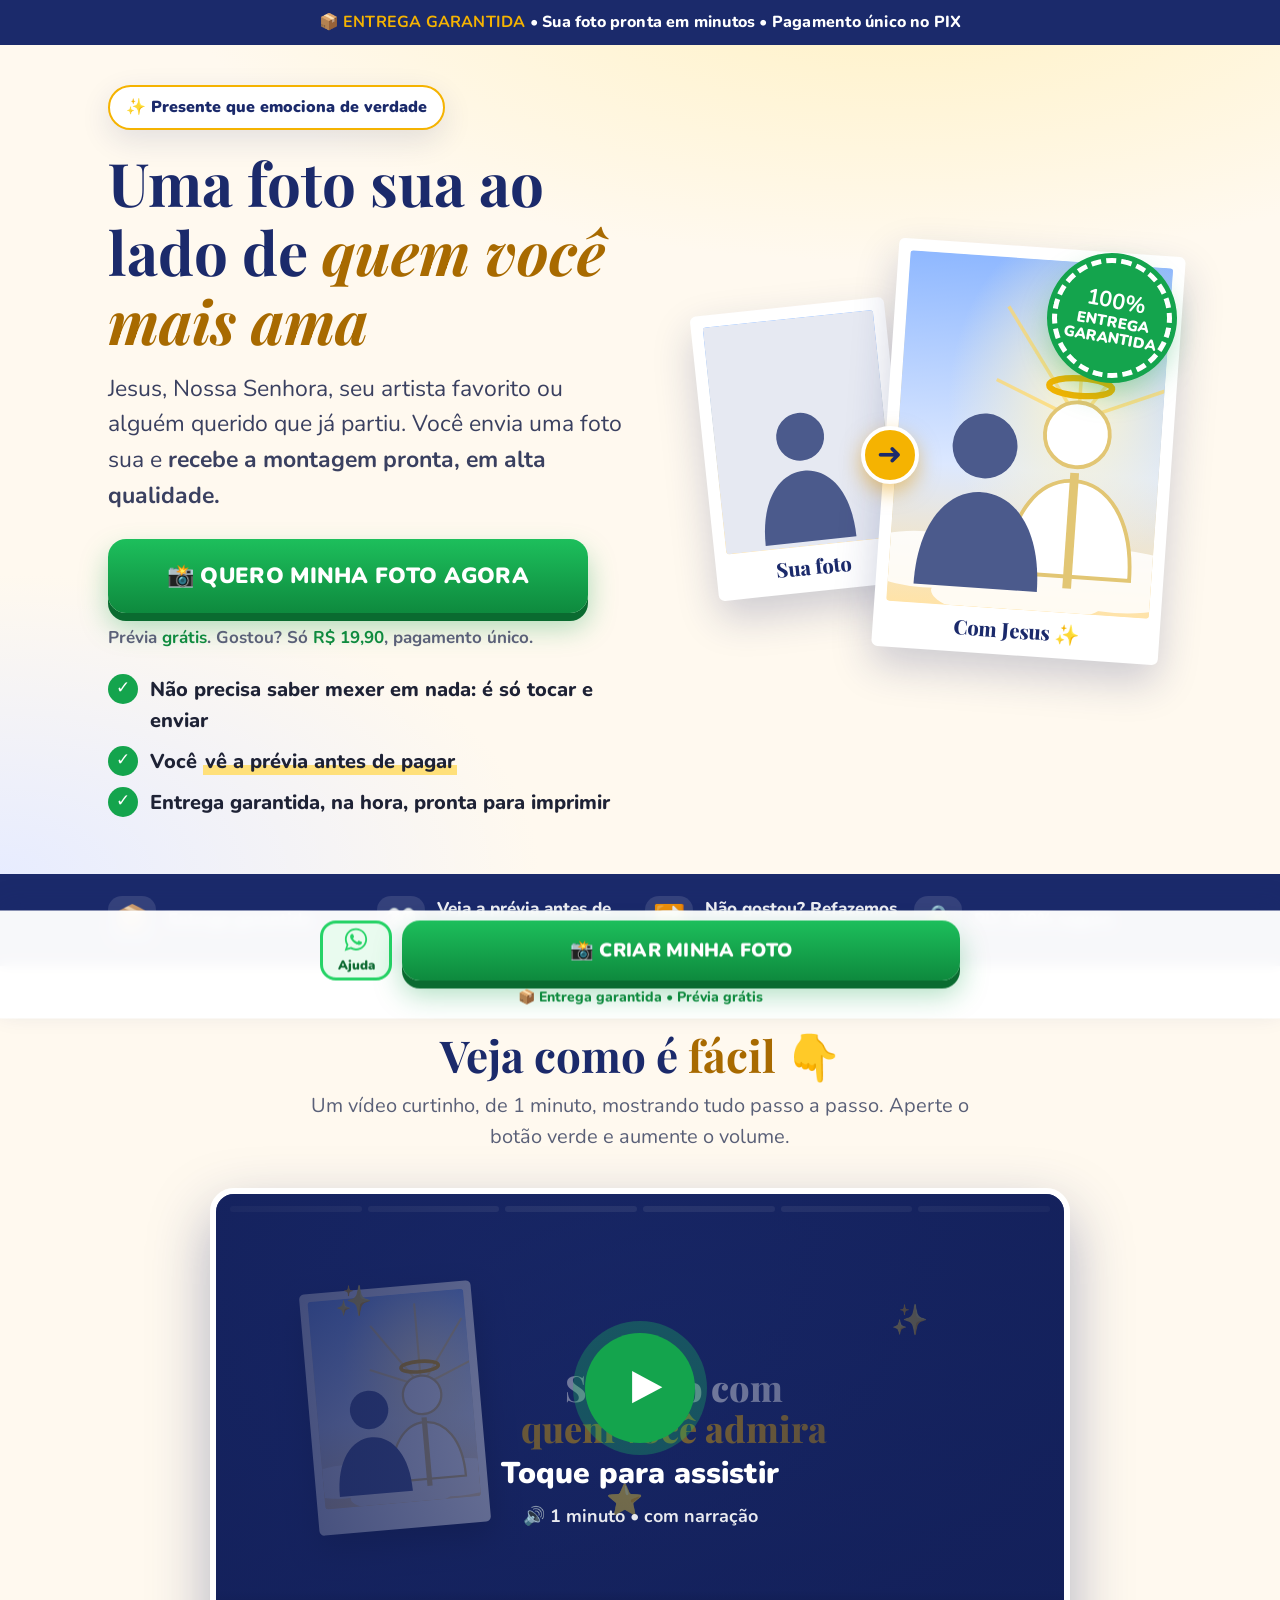
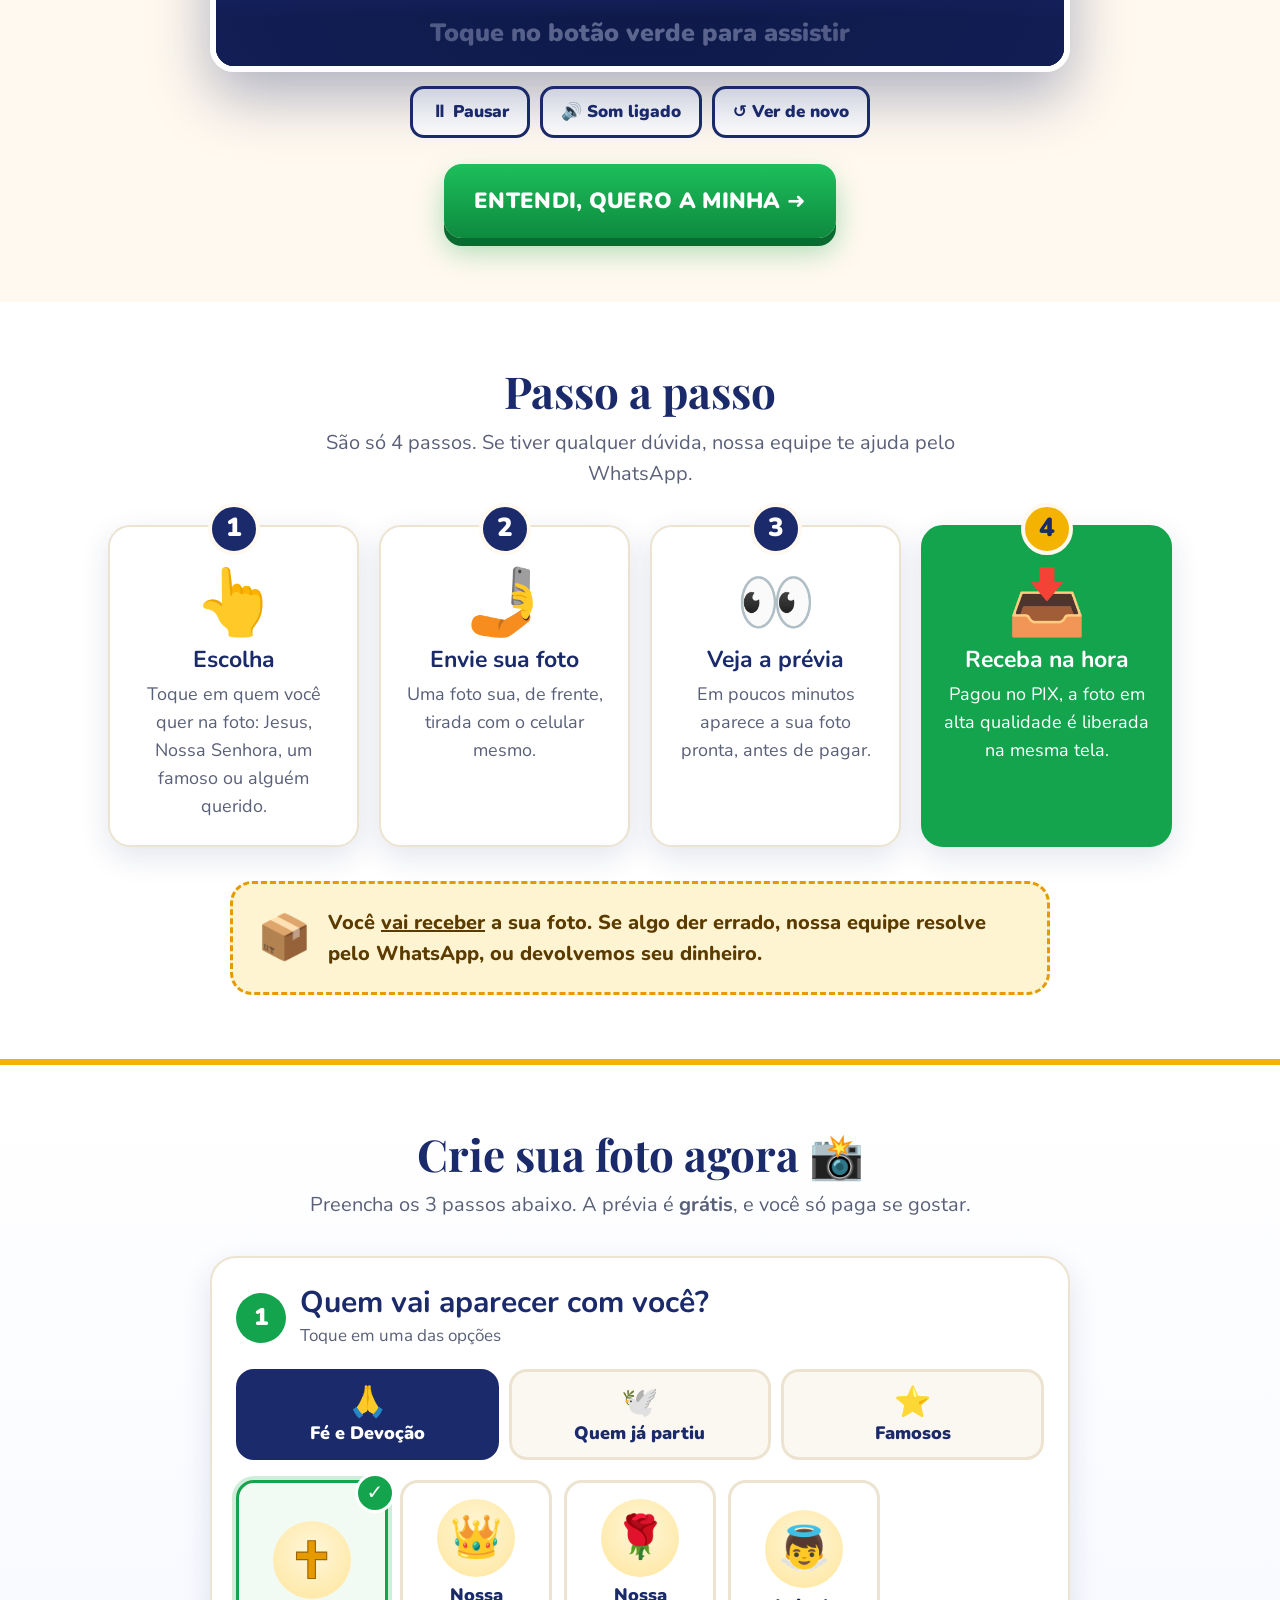
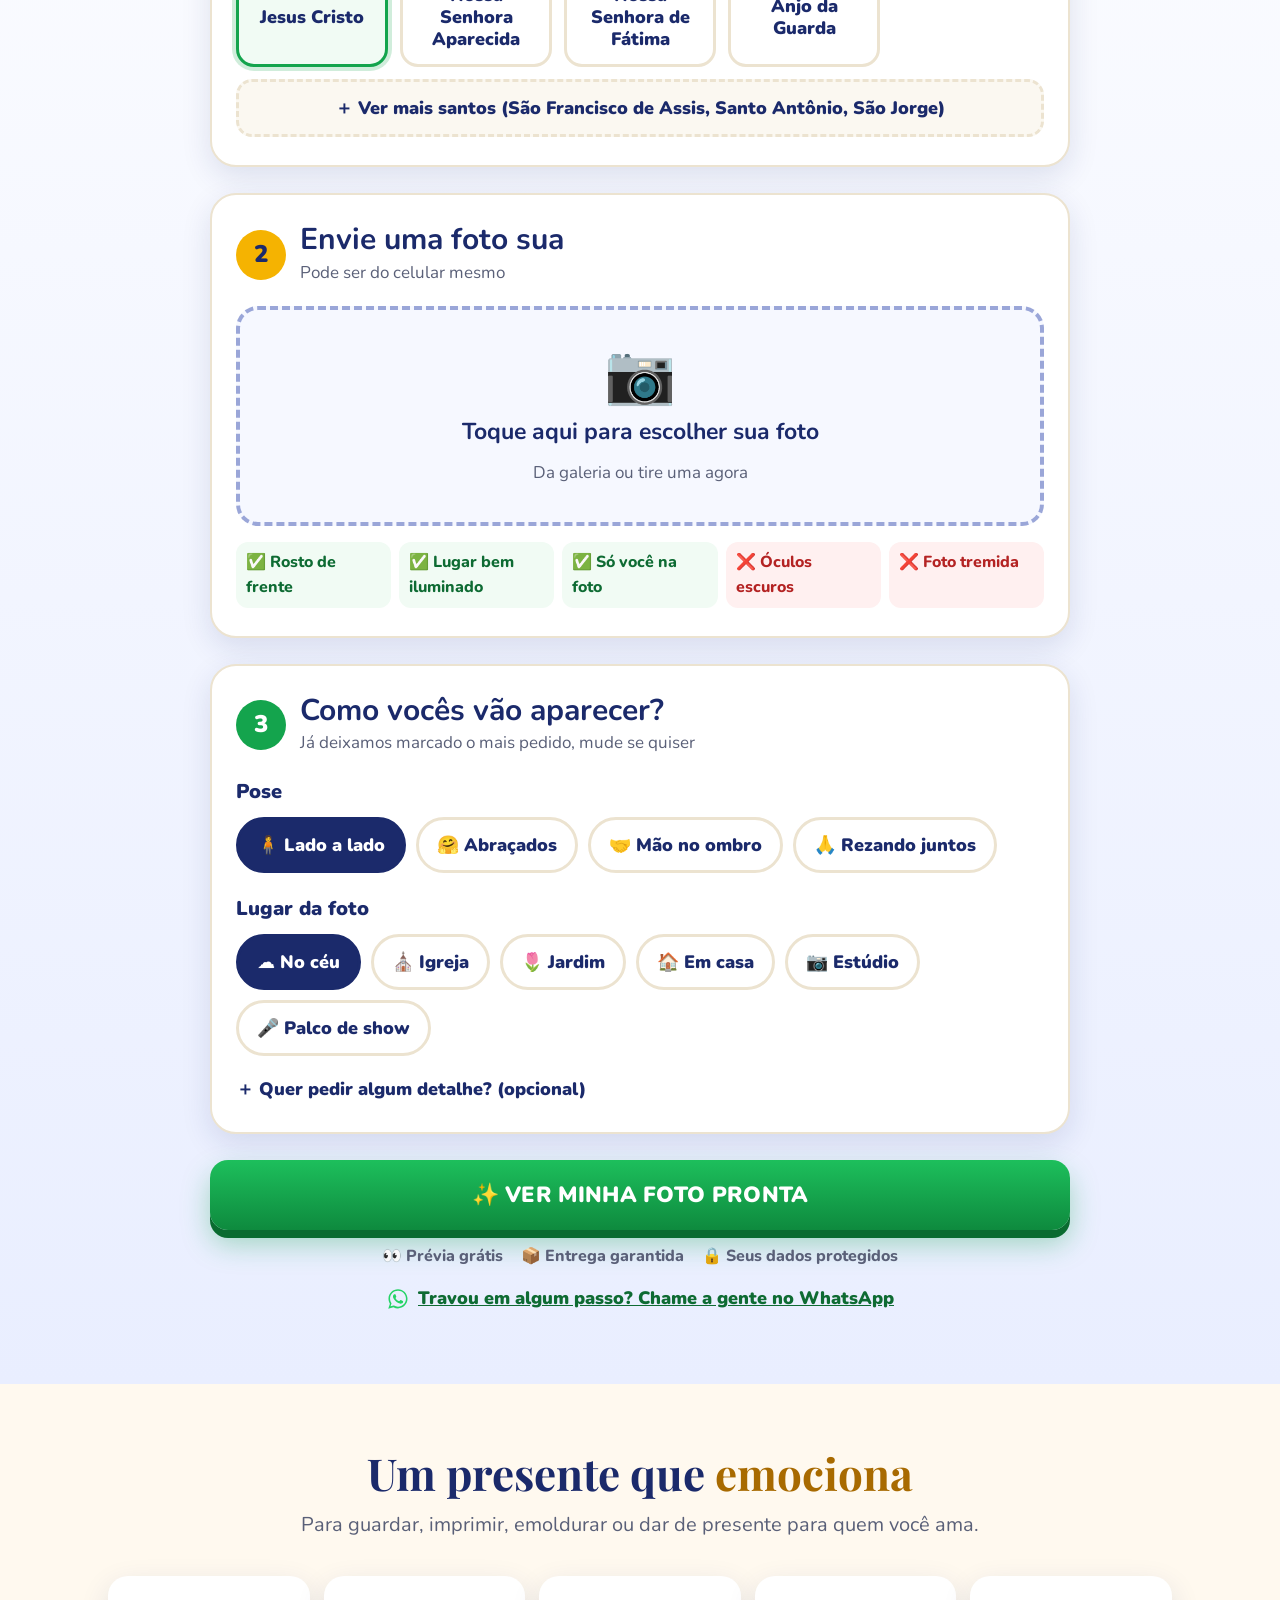
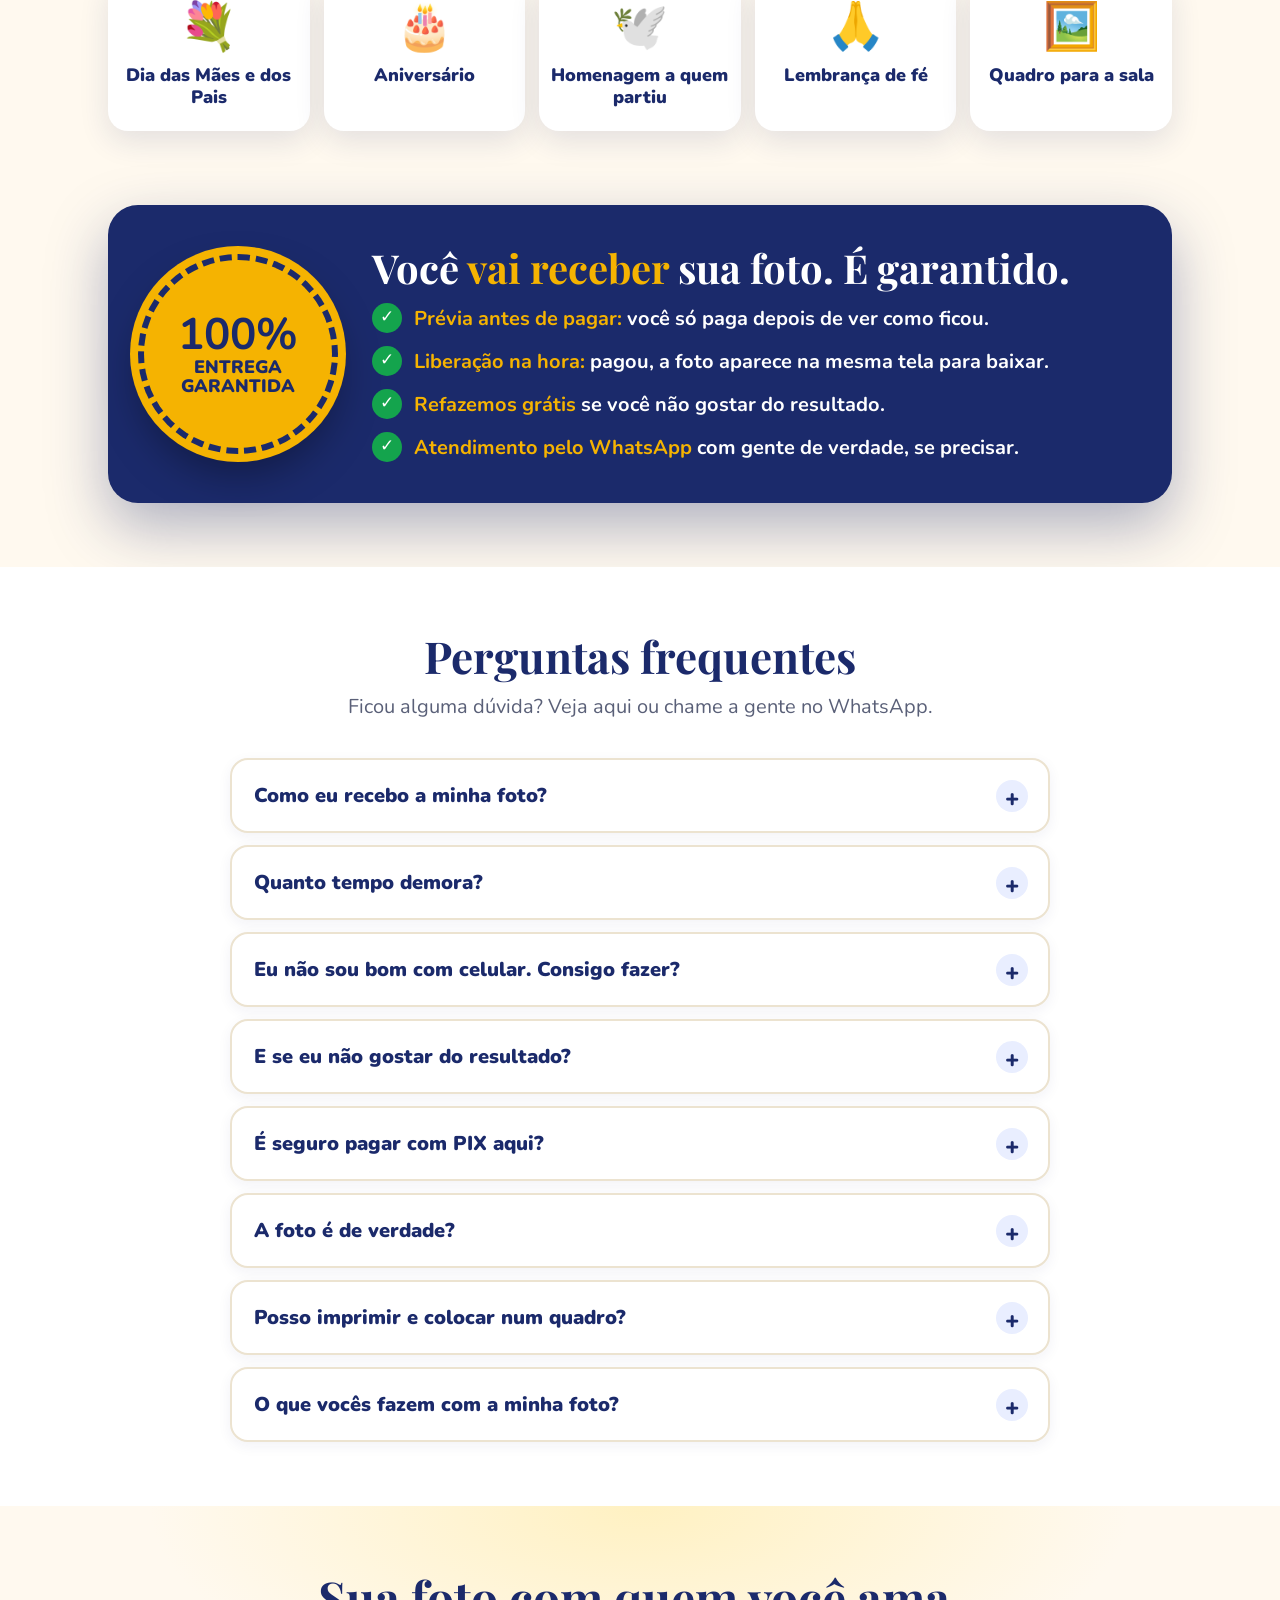
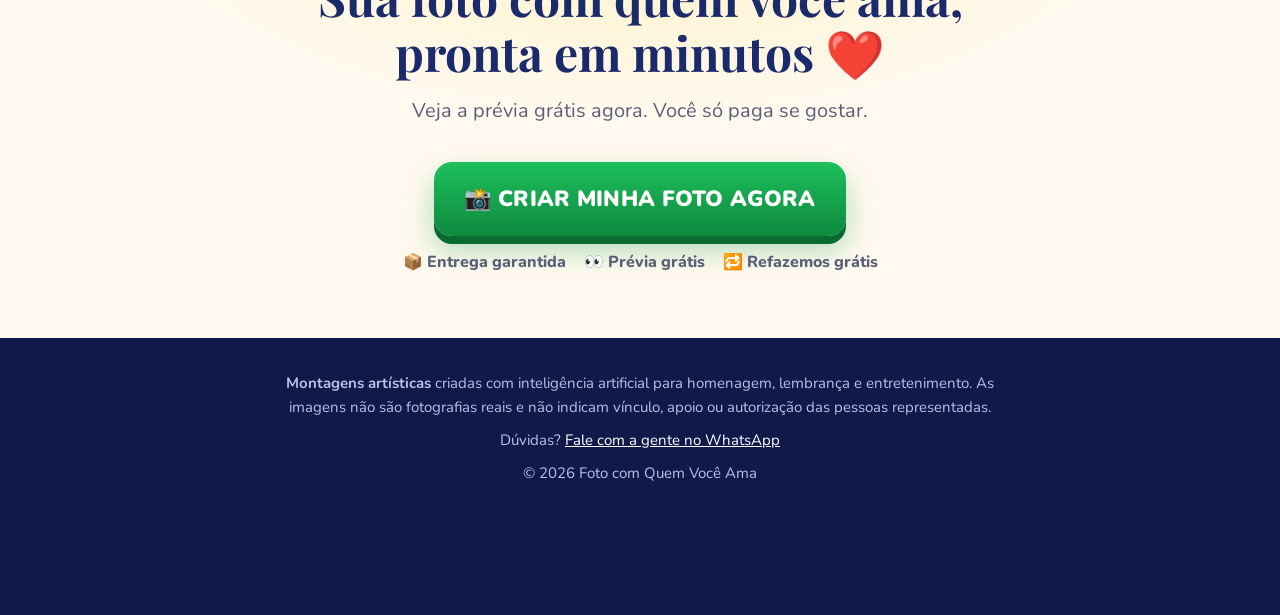
<file: fotos/index.html>
<!DOCTYPE html>
<html lang="pt-BR">
<head>
<meta charset="UTF-8">
<meta name="viewport" content="width=device-width, initial-scale=1.0">
<title>Foto com Quem Você Ama | Montagem de foto entregue na hora</title>
<meta name="description" content="Envie sua foto, escolha quem vai aparecer com você — Jesus, Nossa Senhora, um famoso ou alguém querido que já partiu — e receba sua foto pronta. Entrega garantida.">
<meta name="theme-color" content="#1B2A6B">
<link rel="preconnect" href="https://fonts.googleapis.com">
<link rel="preconnect" href="https://fonts.gstatic.com" crossorigin>
<link href="https://fonts.googleapis.com/css2?family=Nunito:wght@500;700;800;900&family=Playfair+Display:ital,wght@0,700;0,800;1,700&display=swap" rel="stylesheet">

<!-- Cole aqui o Meta Pixel / UTMify, como na página de arritmias -->

<style>
:root{
  --azul:#1B2A6B; --azul-2:#26398A; --azul-claro:#E9EEFF;
  --ouro:#F5B301; --ouro-2:#E59A00; --ouro-claro:#FFF4D1;
  --ouro-texto:#A86A00; /* dourado legível sobre fundo claro (contraste ≥ 4.5:1) */
  --creme:#FFF9EF; --branco:#FFFFFF; --texto:#1E2235; --suave:#5A6078;
  --verde:#14A44D; --verde-2:#0E8A3E; --vermelho:#E5383B;
  --borda:#ECE3D0; --sombra:0 10px 30px rgba(27,42,107,.12);
  --raio:22px;
}
*{box-sizing:border-box}
html{scroll-behavior:smooth}
body{margin:0;background:var(--creme);color:var(--texto);font-family:'Nunito',system-ui,sans-serif;font-size:19px;line-height:1.55;-webkit-font-smoothing:antialiased;overflow-x:hidden}
img{max-width:100%;display:block}
button{font-family:inherit;cursor:pointer}
h1,h2,h3{line-height:1.15;margin:0}
.serif{font-family:'Playfair Display',Georgia,serif}
.wrap{max-width:1100px;margin:0 auto;padding:0 18px}
.sec{padding:64px 0}
.sec-titulo{text-align:center;font-size:clamp(30px,5vw,44px);font-family:'Playfair Display',serif;color:var(--azul);margin-bottom:10px}
.sec-sub{text-align:center;color:var(--suave);font-size:20px;max-width:680px;margin:0 auto 36px}
.destaque{color:var(--ouro-texto)}
.sublinha{background:linear-gradient(transparent 62%,#FFE07A 62%);padding:0 2px}

/* ---------- barra topo ---------- */
.topbar{background:var(--azul);color:#fff;text-align:center;font-weight:800;font-size:16px;padding:10px 12px;letter-spacing:.2px}
.topbar b{color:var(--ouro)}
.demo-aviso{background:#7C3AED;color:#fff;text-align:center;font-weight:800;font-size:15px;padding:8px}

/* ---------- botões ---------- */
.btn{display:inline-flex;align-items:center;justify-content:center;gap:12px;border:0;border-radius:18px;font-weight:900;text-decoration:none;text-align:center;transition:transform .15s,box-shadow .15s,background .15s}
.btn:active{transform:scale(.98)}
.btn-verde{background:linear-gradient(180deg,#1DBF5C,var(--verde-2));color:#fff;font-size:22px;padding:20px 30px;min-height:68px;box-shadow:0 8px 0 #0A6B30,0 14px 28px rgba(20,164,77,.35);text-transform:uppercase;letter-spacing:.3px}
.btn-verde:hover{background:linear-gradient(180deg,#22C964,var(--verde))}
.btn-verde:active{box-shadow:0 3px 0 #0A6B30;transform:translateY(5px)}
.btn-bloco{display:flex;width:100%}
.pulsa{animation:pulsa 2s infinite}
@keyframes pulsa{0%,100%{box-shadow:0 8px 0 #0A6B30,0 0 0 0 rgba(29,191,92,.55)}50%{box-shadow:0 8px 0 #0A6B30,0 0 0 16px rgba(29,191,92,0)}}
.btn-sec{background:#fff;color:var(--azul);border:3px solid var(--azul);font-size:19px;padding:14px 22px;min-height:58px}
.selos-mini{display:flex;flex-wrap:wrap;justify-content:center;gap:8px 18px;margin-top:14px;font-size:16px;font-weight:800;color:var(--suave)}
.selos-mini span{display:inline-flex;align-items:center;gap:6px}

/* ---------- hero ---------- */
.hero{background:radial-gradient(1200px 500px at 70% -10%,#FFF1C2 0%,transparent 60%),radial-gradient(900px 500px at 0% 100%,#E7ECFF 0%,transparent 60%),var(--creme);padding:40px 0 56px;overflow:hidden}
.hero-grid{display:grid;grid-template-columns:1.05fr .95fr;grid-template-areas:"topo visual" "base visual";column-gap:40px;align-items:center}
.hero-topo{grid-area:topo;align-self:end}
.hero-visual{grid-area:visual}
.hero-base{grid-area:base;align-self:start;display:flex;flex-direction:column}
.hero .hero-base .lista{margin:22px 0 0}
.hero-cta{max-width:480px}
.preco-claro{margin:12px 0 0;font-size:17px;font-weight:700;color:var(--suave)}
.preco-claro b{color:var(--verde-2)}
.etiqueta{display:inline-flex;align-items:center;gap:8px;background:#fff;border:2px solid var(--ouro);color:var(--azul);font-weight:900;border-radius:999px;padding:8px 16px;font-size:16px;box-shadow:var(--sombra)}
.hero h1{font-family:'Playfair Display',serif;font-size:clamp(36px,5.6vw,60px);color:var(--azul);margin:18px 0 16px}
.hero h1 em{font-style:italic;color:var(--ouro-texto)}
.hero p.lead{font-size:clamp(20px,2.4vw,23px);color:#3A4060;margin:0 0 26px}
.hero .lista{list-style:none;padding:0;margin:0 0 28px;display:grid;gap:10px;font-size:20px;font-weight:800}
.hero .lista li{display:flex;gap:12px;align-items:flex-start}
.check{flex:none;width:30px;height:30px;border-radius:50%;background:var(--verde);color:#fff;display:grid;place-items:center;font-size:17px;font-weight:900}

.antes-depois{position:relative;display:flex;align-items:center;justify-content:center;gap:4px;min-height:420px}
.polaroid{background:#fff;padding:12px 12px 46px;border-radius:6px;box-shadow:0 18px 40px rgba(27,42,107,.22);position:relative}
.polaroid .rotulo{position:absolute;bottom:10px;left:0;right:0;text-align:center;font-family:'Playfair Display',serif;font-weight:800;font-size:20px;color:var(--azul)}
.polaroid.antes{width:42%;transform:rotate(-6deg) translateX(18px);z-index:1}
.polaroid.depois{width:62%;transform:rotate(4deg);z-index:2}
.foto-ilustra{aspect-ratio:3/4;border-radius:3px;overflow:hidden;position:relative;background:linear-gradient(180deg,#9EC4FF,#FFE3A8)}
.foto-ilustra svg{width:100%;height:100%;display:block}
.seta-hero{position:absolute;z-index:3;left:36%;top:44%;background:var(--ouro);color:var(--azul);width:58px;height:58px;border-radius:50%;display:grid;place-items:center;font-size:30px;font-weight:900;box-shadow:0 8px 20px rgba(229,154,0,.5);border:4px solid #fff}
.selo-hero{position:absolute;z-index:4;right:0;top:4%;width:120px;height:120px;border-radius:50%;background:var(--verde);color:#fff;display:grid;place-items:center;text-align:center;font-weight:900;font-size:15px;line-height:1.1;border:5px dashed #fff;box-shadow:0 0 0 5px var(--verde),0 14px 30px rgba(20,164,77,.4);transform:rotate(10deg);padding:10px}
.selo-hero b{font-size:22px;display:block}
.nota-ilustra{font-size:13px;color:var(--suave);text-align:center;margin-top:10px}

/* ---------- faixa confiança ---------- */
.faixa{background:var(--azul);color:#fff}
.faixa .wrap{display:grid;grid-template-columns:repeat(4,1fr);gap:10px;padding-top:22px;padding-bottom:22px}
.faixa div{display:flex;align-items:center;gap:12px;font-weight:800;font-size:17px;line-height:1.25}
.faixa .ic{flex:none;width:48px;height:48px;border-radius:14px;background:rgba(255,255,255,.12);display:grid;place-items:center;font-size:26px}

/* ---------- VSL ---------- */
.vsl-caixa{max-width:860px;margin:0 auto}
.vsl{position:relative;aspect-ratio:16/9;border-radius:24px;overflow:hidden;background:linear-gradient(160deg,#22357F,#13205A);box-shadow:0 24px 60px rgba(27,42,107,.35);border:6px solid #fff;user-select:none}
.vsl-barras{position:absolute;top:12px;left:14px;right:14px;display:flex;gap:6px;z-index:6}
.vsl-barras span{flex:1;height:6px;border-radius:6px;background:rgba(255,255,255,.25);overflow:hidden}
.vsl-barras span i{display:block;height:100%;width:0;background:var(--ouro)}
.vsl-barras span.feita i{width:100%}
.cena{position:absolute;inset:0;display:flex;align-items:center;justify-content:center;opacity:0;transition:opacity .5s;padding:30px 20px 74px}
.cena.ativa{opacity:1}
.vsl-legenda{position:absolute;left:0;right:0;bottom:0;z-index:5;background:linear-gradient(transparent,rgba(5,10,35,.85) 35%);color:#fff;font-weight:900;text-align:center;font-size:clamp(16px,2.6vw,25px);padding:28px 18px 16px;line-height:1.25;min-height:76px}
.vsl-legenda b{color:var(--ouro)}
.vsl-passo{position:absolute;top:30px;left:18px;z-index:5;background:var(--ouro);color:var(--azul);font-weight:900;border-radius:999px;padding:4px 14px;font-size:clamp(13px,1.8vw,17px);opacity:0;transition:opacity .3s}
.vsl-passo.vis{opacity:1}
.vsl-play{position:absolute;inset:0;z-index:8;border:0;background:radial-gradient(circle at center,rgba(19,32,90,.55),rgba(19,32,90,.88));color:#fff;display:flex;flex-direction:column;align-items:center;justify-content:center;gap:10px}
.vsl-play .bola{width:clamp(76px,13vw,110px);height:clamp(76px,13vw,110px);border-radius:50%;background:var(--verde);display:grid;place-items:center;box-shadow:0 0 0 12px rgba(29,191,92,.3);animation:respira 1.6s infinite}
.vsl-play .bola svg{width:44%;margin-left:8%}
.vsl-play strong{font-size:clamp(20px,3.2vw,30px);font-weight:900}
.vsl-play small{font-size:clamp(14px,2vw,18px);opacity:.9;font-weight:700}
@keyframes respira{50%{box-shadow:0 0 0 22px rgba(29,191,92,.08)}}
.vsl-controles{display:flex;justify-content:center;gap:10px;margin-top:14px;flex-wrap:wrap}
.vsl-controles button{background:#fff;border:3px solid var(--azul);color:var(--azul);border-radius:14px;font-weight:900;font-size:17px;padding:10px 18px;min-height:52px}

/* elementos das cenas */
.c-moldura{background:#fff;padding:8px 8px 26px;border-radius:5px;box-shadow:0 14px 30px rgba(0,0,0,.35);width:clamp(120px,26%,220px)}
.c-titulo{color:#fff;font-family:'Playfair Display',serif;font-size:clamp(20px,3.6vw,36px);text-align:center;font-weight:800;line-height:1.15}
.c-titulo span{color:var(--ouro)}
.c-col{display:flex;align-items:center;gap:clamp(14px,4vw,40px)}
.brilho{position:absolute;font-size:clamp(18px,3vw,30px);animation:pisca 1.4s infinite}
@keyframes pisca{0%,100%{opacity:.2;transform:scale(.7)}50%{opacity:1;transform:scale(1.15)}}
.c-cards{display:flex;gap:clamp(8px,2vw,18px)}
.c-card{width:clamp(80px,17vw,150px);background:#fff;border-radius:16px;padding:clamp(8px,1.5vw,14px) 6px;text-align:center;font-weight:900;color:var(--azul);font-size:clamp(11px,1.6vw,16px);border:4px solid transparent;position:relative}
.c-card .em{font-size:clamp(28px,5.5vw,52px);line-height:1.2}
.cena.ativa .c-card.alvo{animation:seleciona 4.5s forwards}
@keyframes seleciona{0%,48%{border-color:transparent;transform:scale(1)}55%{transform:scale(.94)}62%,100%{border-color:var(--ouro);transform:scale(1.06);box-shadow:0 0 0 6px rgba(245,179,1,.35)}}
.c-card .ok{position:absolute;top:-12px;right:-12px;width:32px;height:32px;border-radius:50%;background:var(--verde);color:#fff;display:grid;place-items:center;font-size:18px;opacity:0}
.cena.ativa .c-card.alvo .ok{animation:aparece .3s 2.8s forwards}
@keyframes aparece{to{opacity:1}}
.mao{position:absolute;font-size:clamp(34px,6vw,58px);z-index:4;filter:drop-shadow(0 6px 8px rgba(0,0,0,.4));opacity:0}
.cena.ativa .mao{animation:maoMove 4.5s forwards}
@keyframes maoMove{0%{opacity:0;transform:translate(120px,140px)}15%{opacity:1}45%{transform:translate(0,0)}52%{transform:translate(0,0) scale(.85)}58%,100%{transform:translate(0,0) scale(1);opacity:1}}
.celular{width:clamp(130px,24vw,210px);aspect-ratio:9/17;background:#0B1238;border-radius:28px;padding:10px;box-shadow:0 18px 40px rgba(0,0,0,.45);position:relative}
.celular .tela{background:#F6F7FB;border-radius:20px;height:100%;overflow:hidden;position:relative;display:flex;flex-direction:column;align-items:center;justify-content:center;padding:10px;gap:8px}
.upload-mini{width:86%;aspect-ratio:3/4;border:3px dashed #9AA6D8;border-radius:14px;display:grid;place-items:center;color:var(--azul);font-weight:900;font-size:clamp(10px,1.4vw,14px);text-align:center;position:relative;overflow:hidden;background:#fff}
.foto-voa{position:absolute;inset:0;transform:translateY(130%)}
.cena.ativa .foto-voa{animation:voa 1.2s 1.2s cubic-bezier(.2,.8,.2,1.1) forwards}
@keyframes voa{to{transform:translateY(0)}}
.tag-ok{background:var(--verde);color:#fff;font-weight:900;border-radius:999px;padding:4px 12px;font-size:clamp(10px,1.4vw,14px);opacity:0}
.cena.ativa .tag-ok{animation:aparece .4s 2.6s forwards}
.cena.ativa .revela{animation:revela 2.6s .4s forwards}
.revela{filter:blur(14px);transform:scale(.9)}
@keyframes revela{to{filter:blur(0);transform:scale(1)}}
.badge{background:var(--ouro);color:var(--azul);font-weight:900;border-radius:999px;padding:6px 16px;font-size:clamp(13px,2vw,19px);box-shadow:0 8px 20px rgba(0,0,0,.25)}
.qr{width:clamp(110px,20vw,180px);aspect-ratio:1;background:#fff;border-radius:14px;padding:10px;position:relative}
.qr-svg,.qr-svg svg{display:block;width:100%;height:100%}
.carimbo{position:absolute;inset:auto -20px 30% -20px;transform:rotate(-14deg) scale(2.4);opacity:0;background:var(--verde);color:#fff;border:4px solid #fff;border-radius:12px;font-weight:900;text-align:center;font-size:clamp(15px,2.4vw,24px);padding:4px 0;box-shadow:0 10px 20px rgba(0,0,0,.35)}
.cena.ativa .carimbo{animation:carimba .45s 1.8s cubic-bezier(.3,1.6,.6,1) forwards}
@keyframes carimba{to{opacity:1;transform:rotate(-14deg) scale(1)}}
.balao{background:#DCF8C6;border-radius:14px 14px 14px 4px;padding:6px;width:88%;box-shadow:0 2px 4px rgba(0,0,0,.12);opacity:0;transform:translateY(20px)}
.cena.ativa .balao{animation:sobe .6s .5s forwards}
@keyframes sobe{to{opacity:1;transform:none}}
.balao .ft{aspect-ratio:3/4;border-radius:10px;overflow:hidden}
.balao small{display:block;font-weight:900;color:#0E8A3E;font-size:clamp(9px,1.3vw,13px);text-align:center;padding-top:4px}
.selo-entrega{width:clamp(96px,17vw,150px);aspect-ratio:1;border-radius:50%;background:var(--ouro);color:var(--azul);display:grid;place-items:center;text-align:center;font-weight:900;font-size:clamp(11px,1.7vw,16px);line-height:1.1;border:4px dashed var(--azul);box-shadow:0 0 0 6px var(--ouro);transform:scale(0) rotate(-30deg)}
.cena.ativa .selo-entrega{animation:selo .6s 1.6s cubic-bezier(.3,1.6,.6,1) forwards}
@keyframes selo{to{transform:scale(1) rotate(-8deg)}}

/* ---------- passo a passo ---------- */
.passos{display:grid;grid-template-columns:repeat(4,1fr);gap:20px;counter-reset:p}
.passo{background:#fff;border-radius:var(--raio);padding:30px 20px 24px;text-align:center;box-shadow:var(--sombra);position:relative;border:2px solid var(--borda)}
.passo .num{position:absolute;top:-24px;left:50%;transform:translateX(-50%);width:52px;height:52px;border-radius:50%;background:var(--azul);color:#fff;font-weight:900;font-size:26px;display:grid;place-items:center;border:4px solid var(--creme)}
.passo .ilus{font-size:64px;line-height:1;margin:14px 0 12px}
.passo h3{font-size:23px;color:var(--azul);margin-bottom:8px}
.passo p{margin:0;color:var(--suave);font-size:18px}
.passo.final{background:var(--verde);border-color:var(--verde);color:#fff}
.passo.final h3,.passo.final p{color:#fff}
.passo.final .num{background:var(--ouro);color:var(--azul)}
.aviso-entrega{margin:34px auto 0;max-width:820px;background:var(--ouro-claro);border:3px dashed var(--ouro-2);border-radius:var(--raio);padding:20px 24px;display:flex;gap:16px;align-items:center;font-size:20px;font-weight:800;color:#5B3B00}
.aviso-entrega .ic{font-size:44px;flex:none}

/* ---------- criador ---------- */
.criador{background:linear-gradient(180deg,#fff 0%,var(--azul-claro) 100%);border-top:6px solid var(--ouro)}
.etapa{background:#fff;border-radius:26px;box-shadow:var(--sombra);padding:28px 24px;margin:0 auto 26px;max-width:860px;border:2px solid var(--borda)}
.etapa-topo{display:flex;align-items:center;gap:14px;margin-bottom:20px}
.etapa-topo .n{flex:none;width:50px;height:50px;border-radius:50%;background:var(--ouro);color:var(--azul);display:grid;place-items:center;font-weight:900;font-size:24px}
.etapa-topo h3{font-size:clamp(23px,3.2vw,30px);color:var(--azul)}
.etapa-topo p{margin:2px 0 0;color:var(--suave);font-size:17px}
.etapa.ok .etapa-topo .n{background:var(--verde);color:#fff}
.abas{display:grid;grid-template-columns:repeat(3,1fr);gap:10px;margin-bottom:20px}
.aba{border:3px solid var(--borda);background:#FBF8F1;border-radius:18px;padding:14px 8px;font-weight:900;font-size:18px;color:var(--azul);min-height:78px;display:flex;flex-direction:column;align-items:center;justify-content:center;gap:2px;line-height:1.15}
.aba .em{font-size:30px}
.aba[aria-selected="true"]{border-color:var(--azul);background:var(--azul);color:#fff}
.opcoes{display:grid;grid-template-columns:repeat(auto-fill,minmax(150px,1fr));gap:12px}
.opcao{position:relative;border:3px solid var(--borda);background:#fff;border-radius:18px;padding:16px 10px 14px;text-align:center;font-weight:900;color:var(--azul);font-size:18px;line-height:1.2;min-height:150px;display:flex;flex-direction:column;align-items:center;justify-content:center;gap:8px;transition:transform .12s,border-color .12s}
.opcao .em{width:78px;height:78px;border-radius:50%;display:grid;place-items:center;font-size:42px;background:radial-gradient(circle at 50% 40%,#FFF7DB,#FFE59A)}
.opcao .em img{width:100%;height:100%;object-fit:cover;border-radius:50%}
.opcao:hover{transform:translateY(-2px)}
.opcao[aria-pressed="true"]{border-color:var(--verde);box-shadow:0 0 0 4px rgba(20,164,77,.2);background:#F1FBF4}
.opcao[aria-pressed="true"]::after{content:"✓";position:absolute;top:-10px;right:-10px;width:34px;height:34px;border-radius:50%;background:var(--verde);color:#fff;display:grid;place-items:center;font-size:20px;border:3px solid #fff}
.painel-extra{background:#FBF8F1;border-radius:18px;padding:18px;border:2px dashed var(--borda)}
.campo label{display:block;font-weight:900;color:var(--azul);margin-bottom:6px;font-size:19px}
.campo input,.campo textarea{width:100%;font:inherit;font-size:20px;padding:15px 16px;border:3px solid #D6D2C6;border-radius:14px;background:#fff;color:var(--texto)}
.campo input:focus,.campo textarea:focus{outline:none;border-color:var(--azul);box-shadow:0 0 0 4px rgba(27,42,107,.15)}
.campo small{display:block;color:var(--suave);font-size:16px;margin-top:6px}
.campo .erro-msg{color:var(--vermelho);font-weight:800;font-size:16px;margin-top:6px;display:none}
.campo.invalido input{border-color:var(--vermelho)}
.campo.invalido .erro-msg{display:block}
.campo + .campo{margin-top:16px}

.upload{display:flex;flex-direction:column;align-items:center;justify-content:center;gap:10px;border:4px dashed #9AA6D8;border-radius:22px;background:#F6F8FF;min-height:220px;padding:24px;text-align:center;cursor:pointer;position:relative;transition:background .15s}
.upload:hover,.upload.arrasta{background:#ECF0FF}
.upload .em{font-size:58px;line-height:1}
.upload strong{font-size:23px;color:var(--azul)}
.upload span{color:var(--suave);font-size:17px}
.upload input{position:absolute;width:1px;height:1px;opacity:0}
.upload.tem-foto{border-style:solid;border-color:var(--verde);background:#F1FBF4}
.upload-preview{display:flex;align-items:center;gap:16px;text-align:left}
.upload-preview img{width:110px;height:140px;object-fit:cover;border-radius:12px;border:4px solid #fff;box-shadow:var(--sombra)}
.upload-preview b{display:block;color:var(--verde-2);font-size:21px}
.upload-preview u{color:var(--azul);font-weight:800;font-size:17px}
.dicas{display:grid;grid-template-columns:repeat(auto-fit,minmax(150px,1fr));gap:8px;margin-top:16px;font-size:16px;font-weight:800}
.dicas span{background:#F1FBF4;border-radius:12px;padding:8px 10px;color:#0E6B33}
.dicas span.nao{background:#FFF0F0;color:#B42323}
.chips{display:flex;flex-wrap:wrap;gap:10px}
.chip{border:3px solid var(--borda);background:#fff;border-radius:999px;padding:12px 18px;font-weight:900;color:var(--azul);font-size:18px;min-height:56px}
.chip[aria-pressed="true"]{border-color:var(--azul);background:var(--azul);color:#fff}
.subtitulo{font-weight:900;color:var(--azul);font-size:20px;margin:20px 0 10px}
details.extra summary{cursor:pointer;font-weight:900;color:var(--azul);font-size:18px;margin-top:20px;list-style:none}
details.extra summary::before{content:"＋ "}
details.extra[open] summary::before{content:"－ "}
.gerar-caixa{max-width:860px;margin:0 auto;text-align:center}
.erro-geral{display:none;background:#FFF0F0;border:3px solid #F5B5B5;color:#9B1C1C;font-weight:800;border-radius:16px;padding:14px 18px;margin:0 auto 16px;max-width:860px;font-size:18px}
.erro-geral.vis{display:block}

/* ---------- resultado ---------- */
.resultado{display:none;max-width:980px;margin:0 auto}
.resultado.vis{display:grid;grid-template-columns:1fr 1fr;gap:28px;align-items:start}
.quadro{position:relative;background:#fff;padding:14px 14px 60px;border-radius:8px;box-shadow:0 24px 50px rgba(27,42,107,.25);transform:rotate(-1.2deg)}
.quadro-foto{position:relative;aspect-ratio:3/4;overflow:hidden;border-radius:4px;background:#ddd}
.quadro-foto img{width:100%;height:100%;object-fit:cover;transition:filter .9s,transform .9s;-webkit-user-drag:none;user-select:none;pointer-events:none}
.quadro.bloqueado .quadro-foto img{filter:blur(16px) saturate(.9);transform:scale(1.06)}
.quadro .legenda-q{position:absolute;bottom:14px;left:0;right:0;text-align:center;font-family:'Playfair Display',serif;font-size:22px;font-weight:800;color:var(--azul)}
.contador{position:absolute;top:12px;right:12px;z-index:3;background:rgba(10,16,48,.85);color:#fff;border-radius:999px;padding:8px 16px;font-weight:900;font-size:18px;display:flex;align-items:center;gap:8px}
.contador b{color:var(--ouro);font-size:24px}
.cadeado{position:absolute;inset:0;z-index:2;display:none;flex-direction:column;align-items:center;justify-content:center;gap:10px;text-align:center;color:#fff;padding:20px;background:rgba(15,22,60,.35)}
.quadro.bloqueado .cadeado{display:flex}
.cadeado .ic{width:84px;height:84px;border-radius:50%;background:var(--ouro);display:grid;place-items:center;font-size:40px;box-shadow:0 10px 24px rgba(0,0,0,.35)}
.cadeado strong{font-size:24px;text-shadow:0 2px 8px rgba(0,0,0,.6)}
.cadeado span{font-size:17px;font-weight:800;text-shadow:0 2px 8px rgba(0,0,0,.6)}
.oferta{background:#fff;border-radius:26px;box-shadow:var(--sombra);padding:26px 24px;border:3px solid var(--ouro)}
.oferta h3{font-size:clamp(25px,3.4vw,32px);color:var(--azul);font-family:'Playfair Display',serif}
.oferta .preco{display:flex;align-items:baseline;gap:12px;flex-wrap:wrap;margin:14px 0 6px}
.oferta .preco s{color:var(--suave);font-size:22px;font-weight:800}
.oferta .preco strong{font-size:52px;color:var(--verde-2);font-weight:900;line-height:1}
.oferta .preco small{font-weight:800;color:var(--suave);font-size:17px}
.oferta ul{list-style:none;padding:0;margin:16px 0 22px;display:grid;gap:10px;font-weight:800;font-size:19px}
.oferta li{display:flex;gap:10px;align-items:flex-start}
.oferta .garante{display:flex;gap:12px;align-items:center;background:var(--ouro-claro);border-radius:16px;padding:12px 14px;margin-top:16px;font-weight:800;font-size:16px;color:#5B3B00}
.oferta .garante .ic{font-size:34px}
.link-novo{display:block;margin:16px auto 0;background:none;border:0;color:var(--azul);font-weight:800;font-size:17px;text-decoration:underline}
.liberada{display:none;max-width:760px;margin:0 auto;text-align:center}
.liberada.vis{display:block}
.liberada .quadro{max-width:440px;margin:0 auto 26px;transform:none}
.liberada h3{font-size:clamp(28px,4vw,40px);color:var(--verde-2);font-family:'Playfair Display',serif;margin-bottom:10px}
.acoes{display:grid;gap:12px;max-width:480px;margin:0 auto}
.btn-zap{background:#25D366;color:#fff;font-size:20px;padding:16px 22px;min-height:62px;box-shadow:0 6px 0 #189B4A}

/* ---------- ocasiões / garantia / faq ---------- */
.ocasioes{display:grid;grid-template-columns:repeat(5,1fr);gap:14px}
.ocasiao{background:#fff;border-radius:20px;padding:22px 12px;text-align:center;box-shadow:var(--sombra);font-weight:900;color:var(--azul);font-size:18px;line-height:1.25}
.ocasiao .em{font-size:46px;display:block;margin-bottom:8px}
.garantia{background:var(--azul);color:#fff;border-radius:30px;padding:40px 30px;display:grid;grid-template-columns:auto 1fr;gap:34px;align-items:center;box-shadow:0 24px 60px rgba(27,42,107,.35)}
.selo-grande{width:200px;height:200px;border-radius:50%;background:var(--ouro);color:var(--azul);display:grid;place-items:center;text-align:center;font-weight:900;line-height:1.05;border:6px dashed var(--azul);box-shadow:0 0 0 8px var(--ouro),0 20px 40px rgba(0,0,0,.35);font-size:18px;padding:18px}
.selo-grande b{display:block;font-size:44px}
.garantia h2{font-family:'Playfair Display',serif;font-size:clamp(28px,4vw,40px);margin-bottom:12px}
.garantia h2 span{color:var(--ouro)}
.garantia ul{list-style:none;padding:0;margin:0;display:grid;gap:12px;font-size:20px;font-weight:700}
.garantia li{display:flex;gap:12px}
.garantia li b{color:var(--ouro)}
.faq{max-width:820px;margin:0 auto;display:grid;gap:12px}
.faq details{background:#fff;border-radius:18px;border:2px solid var(--borda);box-shadow:0 4px 14px rgba(27,42,107,.06)}
.faq summary{cursor:pointer;list-style:none;padding:20px 56px 20px 22px;font-weight:900;font-size:20px;color:var(--azul);position:relative}
.faq summary::after{content:"+";position:absolute;right:20px;top:50%;transform:translateY(-50%);width:32px;height:32px;border-radius:50%;background:var(--azul-claro);display:grid;place-items:center;font-size:24px}
.faq details[open] summary::after{content:"−"}
.faq details p{margin:0;padding:0 22px 22px;font-size:19px;color:#3A4060}
.cta-final{text-align:center;background:radial-gradient(700px 300px at 50% 0%,#FFF1C2,transparent 70%)}
.cta-final h2{font-family:'Playfair Display',serif;font-size:clamp(30px,5vw,48px);color:var(--azul);margin-bottom:14px}
footer{background:#10194A;color:#B9C1E6;font-size:15px;padding:34px 0 120px;text-align:center}
footer p{max-width:760px;margin:0 auto 10px}
footer a{color:#fff}

/* ---------- fixos ---------- */
.cta-fixo{position:fixed;left:0;right:0;bottom:0;z-index:40;background:rgba(255,255,255,.97);backdrop-filter:blur(6px);padding:10px 14px calc(10px + env(safe-area-inset-bottom));box-shadow:0 -8px 24px rgba(27,42,107,.15);transform:translateY(110%);transition:transform .3s}
.cta-fixo.vis{transform:none}
.cta-fixo .btn{font-size:19px;min-height:60px;padding:14px}
.cta-fixo small{display:block;text-align:center;font-weight:800;color:var(--verde-2);font-size:14px;margin-top:6px}
.cta-fixo-linha{display:flex;gap:10px;max-width:640px;margin:0 auto}
.cta-fixo-linha .btn-verde{flex:1}
.btn-ajuda{flex:none;width:72px;border-radius:16px;background:#E9FBEF;border:3px solid #25D366;color:#0E6B33;display:flex;flex-direction:column;align-items:center;justify-content:center;gap:2px;font-weight:900;font-size:13px;text-decoration:none}
.btn-ajuda svg{width:28px;height:28px;fill:#25D366}
.link-ajuda{display:inline-flex;align-items:center;gap:8px;margin-top:16px;color:#0E6B33;font-weight:900;font-size:18px;text-decoration:underline}
.link-ajuda svg{width:24px;height:24px;fill:#25D366}
.ver-mais{display:block;width:100%;margin-top:12px;background:#FBF8F1;border:3px dashed var(--borda);border-radius:16px;min-height:58px;font-weight:900;font-size:18px;color:var(--azul)}
.opcao.extra-opcao{display:none}
.opcoes.todas .opcao.extra-opcao{display:flex}

/* ---------- loader ---------- */
.overlay{position:fixed;inset:0;z-index:60;background:rgba(14,21,58,.92);display:none;align-items:center;justify-content:center;padding:20px}
.overlay.vis{display:flex}
.loader{background:#fff;border-radius:28px;padding:34px 26px;max-width:480px;width:100%;text-align:center}
.loader .anel{width:110px;height:110px;margin:0 auto 18px;border-radius:50%;border:10px solid var(--azul-claro);border-top-color:var(--ouro);animation:gira 1s linear infinite;display:grid;place-items:center}
.loader .anel span{animation:gira 1s linear infinite reverse;font-size:40px}
@keyframes gira{to{transform:rotate(360deg)}}
.loader h3{color:var(--azul);font-size:26px;margin-bottom:8px}
.loader .etapa-txt{font-weight:800;color:var(--suave);min-height:30px;font-size:19px}
.barra{height:16px;background:var(--azul-claro);border-radius:10px;overflow:hidden;margin:18px 0 10px}
.barra i{display:block;height:100%;width:0;background:linear-gradient(90deg,var(--ouro),var(--verde));transition:width .6s}
.loader small{color:var(--vermelho);font-weight:900;font-size:16px}

/* ---------- modal checkout ---------- */
.modal{position:fixed;inset:0;z-index:70;background:rgba(14,21,58,.85);display:none;align-items:flex-start;justify-content:center;padding:20px 12px;overflow-y:auto}
.modal.vis{display:flex}
.modal-caixa{background:#fff;border-radius:26px;max-width:520px;width:100%;padding:26px 22px;position:relative;margin:auto}
.modal-fechar{position:absolute;top:12px;right:12px;width:48px;height:48px;border-radius:50%;border:0;background:#F1F1F5;font-size:26px;color:var(--suave)}
.modal h3{color:var(--azul);font-size:26px;margin:0 50px 6px 0}
.modal .resumo{display:flex;gap:14px;align-items:center;background:#FBF8F1;border-radius:16px;padding:12px;margin:14px 0 18px}
.modal .resumo img{width:64px;height:84px;object-fit:cover;border-radius:8px;filter:blur(6px)}
.modal .resumo b{color:var(--azul);display:block}
.modal .resumo strong{color:var(--verde-2);font-size:26px}
.seguro{display:flex;justify-content:center;gap:14px;flex-wrap:wrap;color:var(--suave);font-weight:800;font-size:15px;margin-top:12px}
.pix-passos{background:var(--azul-claro);border-radius:16px;padding:14px 16px;margin:14px 0;font-size:17px;font-weight:700}
.pix-passos ol{margin:6px 0 0;padding-left:22px}
.pix-qr{width:220px;height:220px;margin:8px auto;border:3px solid var(--borda);border-radius:14px;padding:8px;background:#fff}
.pix-qr img,.pix-qr svg{width:100%;height:100%}
.copia{width:100%;font:inherit;font-size:14px;padding:12px;border:2px dashed #C8C4B8;border-radius:12px;background:#FBF8F1;resize:none;height:76px;color:var(--suave);margin-top:10px}
.aguardando{display:flex;align-items:center;justify-content:center;gap:10px;font-weight:900;color:var(--azul);margin-top:16px;font-size:18px}
.aguardando i{width:14px;height:14px;border-radius:50%;background:var(--ouro);animation:pisca 1s infinite}
.oculto{display:none !important}

/* ---------- responsivo ---------- */
@media (max-width:900px){
  .hero-grid{grid-template-columns:1fr;grid-template-areas:"topo" "visual" "base";row-gap:14px}
  .hero{text-align:center;padding-top:22px}
  .hero-cta{order:-1;margin:4px auto 18px;width:100%}
  .hero .lead{margin-bottom:0}
  .hero .lista{justify-items:start;text-align:left;max-width:440px;margin:22px auto 0}
  .antes-depois{min-height:auto;max-width:330px;margin:0 auto}
  .faixa .wrap{grid-template-columns:1fr 1fr}
  .passos{grid-template-columns:1fr 1fr;row-gap:44px}
  .resultado.vis{grid-template-columns:1fr}
  .ocasioes{grid-template-columns:repeat(3,1fr)}
  .garantia{grid-template-columns:1fr;text-align:center;justify-items:center}
  .garantia li{text-align:left}
}
@media (max-width:560px){
  body{font-size:18px}
  .sec{padding:48px 0}
  .wrap{padding:0 16px}
  .hero .etiqueta{display:none}
  .hero h1{margin-top:0;font-size:36px}
  .hero p.lead{font-size:19px}
  .antes-depois{max-width:300px}
  .polaroid.antes{width:44%;transform:rotate(-6deg) translateX(10px)}
  .polaroid.depois{width:58%}
  .polaroid .rotulo{font-size:16px}
  .selo-hero{width:94px;height:94px;font-size:12px;right:-4px}
  .selo-hero b{font-size:17px}
  .seta-hero{width:46px;height:46px;font-size:24px}
  .faixa div{font-size:15px}
  .faixa .ic{width:40px;height:40px;font-size:22px}
  .passos{grid-template-columns:1fr}
  .abas{gap:6px}
  .aba{font-size:15px;min-height:72px;padding:10px 4px}
  .opcoes{grid-template-columns:1fr 1fr}
  .opcao{min-height:140px;font-size:17px}
  .etapa{padding:22px 16px}
  .ocasioes{grid-template-columns:1fr 1fr}
  .btn-verde{font-size:19px;padding:18px 18px}
  .aviso-entrega{flex-direction:column;text-align:center;font-size:18px}
  .selo-grande{width:170px;height:170px}
  .selo-grande b{font-size:36px}
  .vsl{border-width:4px;border-radius:18px;aspect-ratio:4/5}
  .c-col{flex-direction:column;gap:14px}
  .c-moldura{width:40vw}
  .celular{width:40vw}
  .cena-final .celular{width:32vw}
  .c-card{width:25vw}
  .qr{width:40vw}
  .selo-entrega{width:25vw}
  .vsl-legenda{padding:20px 10px 10px;min-height:60px}
  .cena{padding:26px 10px 60px}
}
@media (prefers-reduced-motion:reduce){*{animation-duration:.01ms !important;animation-iteration-count:1 !important;transition-duration:.01ms !important}}
</style>
</head>
<body>

<!-- Ilustrações reaproveitadas (silhuetas). Substitua pelas fotos reais de exemplo assim que tiver. -->
<svg width="0" height="0" style="position:absolute" aria-hidden="true">
  <defs>
    <linearGradient id="ceu" x1="0" y1="0" x2="0" y2="1"><stop offset="0" stop-color="#8FB8FF"/><stop offset=".6" stop-color="#DCE8FF"/><stop offset="1" stop-color="#FFE3A8"/></linearGradient>
    <radialGradient id="luz" cx=".68" cy=".38" r=".5"><stop offset="0" stop-color="#FFF6D0"/><stop offset="1" stop-color="#FFF6D0" stop-opacity="0"/></radialGradient>
    <symbol id="zap" viewBox="0 0 32 32"><path d="M16 3C9 3 3.3 8.6 3.3 15.6c0 2.4.7 4.7 1.9 6.7L3 29l6.9-2.1c1.9 1 4 1.6 6.1 1.6 7 0 12.7-5.7 12.7-12.7S23 3 16 3zm0 23.2c-1.9 0-3.8-.5-5.4-1.5l-.4-.2-4.1 1.2 1.3-4-.3-.4c-1.1-1.7-1.7-3.6-1.7-5.6C5.4 9.8 10.1 5.1 16 5.1s10.6 4.7 10.6 10.5S21.9 26.2 16 26.2zm5.8-7.9c-.3-.2-1.9-.9-2.2-1-.3-.1-.5-.2-.7.2-.2.3-.8 1-1 1.2-.2.2-.4.2-.7.1-.3-.2-1.3-.5-2.6-1.6-1-.9-1.6-1.9-1.8-2.2-.2-.3 0-.5.1-.7l.5-.6c.2-.2.2-.4.3-.6.1-.2 0-.4 0-.6l-1-2.4c-.3-.6-.5-.5-.7-.5h-.6c-.2 0-.6.1-.9.4-.3.3-1.2 1.1-1.2 2.8s1.2 3.2 1.4 3.5c.2.2 2.4 3.6 5.7 5 2.8 1.1 3.4.9 4 .8.6-.1 1.9-.8 2.2-1.5.3-.8.3-1.4.2-1.5-.1-.2-.3-.3-.6-.4z"/></symbol>
    <symbol id="pessoa" viewBox="0 0 100 130"><circle cx="50" cy="38" r="21"/><path d="M10 130c0-40 18-62 40-62s40 22 40 62z"/></symbol>
    <symbol id="cena-antes" viewBox="0 0 150 200">
      <rect width="150" height="200" fill="#E6E9F2"/>
      <use href="#pessoa" x="25" y="62" width="100" height="138" fill="#4B5A8C"/>
    </symbol>
    <symbol id="cena-depois" viewBox="0 0 150 200">
      <rect width="150" height="200" fill="url(#ceu)"/>
      <rect width="150" height="200" fill="url(#luz)"/>
      <g fill="#fff" opacity=".85"><ellipse cx="20" cy="175" rx="40" ry="16"/><ellipse cx="130" cy="180" rx="45" ry="18"/><ellipse cx="75" cy="192" rx="50" ry="14"/></g>
      <g stroke="#FFD866" stroke-width="2" opacity=".7"><path d="M102 90 L102 10"/><path d="M102 90 L146 28"/><path d="M102 90 L58 28"/><path d="M102 90 L150 70"/><path d="M102 90 L54 70"/></g>
      <use href="#pessoa" x="58" y="58" width="88" height="128" fill="#FFFFFF" stroke="#E2C674" stroke-width="2.5"/>
      <path d="M102 120 L102 186" stroke="#E2C674" stroke-width="5"/>
      <ellipse cx="102" cy="71" rx="18" ry="5" fill="none" stroke="#F5B301" stroke-width="3.5"/>
      <use href="#pessoa" x="6" y="68" width="88" height="128" fill="#4B5A8C"/>
    </symbol>
  </defs>
</svg>

<div id="demoAviso" class="demo-aviso oculto">MODO DEMONSTRAÇÃO — nada é cobrado e a prévia é simulada</div>
<div class="topbar">📦 <b>ENTREGA GARANTIDA</b> • Sua foto pronta em minutos • Pagamento único no PIX</div>

<!-- ================= HERO ================= -->
<header class="hero" id="topo">
  <div class="wrap hero-grid">
    <div class="hero-topo">
      <span class="etiqueta">✨ Presente que emociona de verdade</span>
      <h1>Uma foto sua ao lado de <em>quem você mais ama</em></h1>
    </div>

    <!-- TROCAR: substitua as ilustrações por um ANTES/DEPOIS real (é o que mais vende). -->
    <div class="hero-visual">
      <div class="antes-depois" aria-label="Exemplo: sua foto antes e a montagem pronta depois">
        <div class="polaroid antes"><div class="foto-ilustra"><svg><use href="#cena-antes"/></svg></div><div class="rotulo">Sua foto</div></div>
        <div class="seta-hero">➜</div>
        <div class="polaroid depois"><div class="foto-ilustra"><svg><use href="#cena-depois"/></svg></div><div class="rotulo">Com Jesus ✨</div></div>
        <div class="selo-hero"><span><b>100%</b>ENTREGA GARANTIDA</span></div>
      </div>
    </div>

    <div class="hero-base">
      <p class="lead">Jesus, Nossa Senhora, seu artista favorito ou alguém querido que já partiu. Você envia uma foto sua e <b>recebe a montagem pronta, em alta qualidade.</b></p>
      <div class="hero-cta">
        <a href="#criar" class="btn btn-verde btn-bloco pulsa">📸 Quero minha foto agora</a>
        <p class="preco-claro">Prévia <b>grátis</b>. Gostou? Só <b>R$ <span class="precoPor">19,90</span></b>, pagamento único.</p>
      </div>
      <ul class="lista">
        <li><span class="check">✓</span><span>Não precisa saber mexer em nada: é só tocar e enviar</span></li>
        <li><span class="check">✓</span><span>Você <span class="sublinha">vê a prévia antes de pagar</span></span></li>
        <li><span class="check">✓</span><span>Entrega garantida, na hora, pronta para imprimir</span></li>
      </ul>
    </div>
  </div>
</header>

<!-- ================= CONFIANÇA ================= -->
<section class="faixa" aria-label="Garantias">
  <div class="wrap">
    <div><span class="ic">📦</span>Entrega garantida</div>
    <div><span class="ic">👀</span>Veja a prévia antes de pagar</div>
    <div><span class="ic">🔁</span>Não gostou? Refazemos grátis</div>
    <div><span class="ic">🔒</span>PIX 100% seguro</div>
  </div>
</section>

<!-- ================= MINI VSL ================= -->
<section class="sec" id="video">
  <div class="wrap">
    <h2 class="sec-titulo">Veja como é <span class="destaque">fácil</span> 👇</h2>
    <p class="sec-sub">Um vídeo curtinho, de 1 minuto, mostrando tudo passo a passo. Aperte o botão verde e aumente o volume.</p>

    <div class="vsl-caixa">
      <!-- Para usar um vídeo de verdade, preencha VSL_VIDEO no script lá embaixo. -->
      <div class="vsl" id="vsl">
        <div class="vsl-barras" id="vslBarras"></div>
        <div class="vsl-passo" id="vslPasso"></div>

        <div class="cena" data-passo="" data-fala="Olá! Que tal ter uma foto sua ao lado de Jesus, de Nossa Senhora, de um artista famoso, ou de alguém querido que já partiu? Veja como é fácil." data-legenda="Uma foto sua ao lado de <b>quem você mais ama</b> ❤️">
          <div class="c-col">
            <div class="c-moldura" style="transform:rotate(-5deg)"><div class="foto-ilustra"><svg><use href="#cena-depois"/></svg></div></div>
            <div class="c-titulo">Sua foto com<br><span>quem você admira</span></div>
          </div>
          <span class="brilho" style="top:18%;left:14%">✨</span><span class="brilho" style="top:22%;right:16%;animation-delay:.5s">✨</span><span class="brilho" style="bottom:30%;left:46%;animation-delay:.9s">⭐</span>
        </div>

        <div class="cena" data-passo="Passo 1" data-fala="Primeiro passo: escolha quem vai aparecer na foto com você. É só tocar em cima." data-legenda="<b>1.</b> Escolha quem vai aparecer com você">
          <div class="c-cards">
            <div class="c-card alvo"><div class="em"><svg viewBox="0 0 24 24" width="1em" height="1em"><path d="M10 2h4v6h6v4h-6v10h-4V12H4V8h6z" fill="#E59A00" stroke="#9A6400" stroke-width=".6"/></svg></div>Jesus<span class="ok">✓</span></div>
            <div class="c-card"><div class="em">👑</div>N. Senhora</div>
            <div class="c-card"><div class="em">🕊️</div>Quem partiu</div>
          </div>
          <span class="mao" style="left:calc(50% - clamp(80px,17vw,150px)*1.1);top:52%">👆</span>
        </div>

        <div class="cena" data-passo="Passo 2" data-fala="Segundo passo: envie uma foto sua. Pode ser do celular mesmo, de frente e com boa luz." data-legenda="<b>2.</b> Envie uma foto sua, do celular mesmo">
          <div class="c-col">
            <div class="celular"><div class="tela">
              <div class="upload-mini">📷<br>Toque para enviar sua foto
                <div class="foto-voa"><svg width="100%" height="100%" preserveAspectRatio="xMidYMid slice"><use href="#cena-antes"/></svg></div>
              </div>
              <span class="tag-ok">✓ Foto enviada!</span>
            </div></div>
          </div>
        </div>

        <div class="cena" data-passo="Passo 3" data-fala="Terceiro passo: em poucos minutos você já vê a prévia da sua foto pronta. Antes de pagar!" data-legenda="<b>3.</b> Veja a prévia <b>antes de pagar</b>">
          <div class="c-col">
            <div class="c-moldura revela" style="width:clamp(130px,28%,230px)"><div class="foto-ilustra"><svg><use href="#cena-depois"/></svg></div></div>
            <span class="badge">👀 Prévia pronta!</span>
          </div>
          <span class="brilho" style="top:20%;left:30%">✨</span><span class="brilho" style="top:60%;right:30%;animation-delay:.6s">✨</span>
        </div>

        <div class="cena" data-passo="Passo 4" data-fala="Quarto passo: gostou? Pague com PIX, de forma rápida e segura, pelo aplicativo do seu banco." data-legenda="<b>4.</b> Gostou? Pague com <b>PIX</b>, rápido e seguro">
          <div class="c-col">
            <div class="qr"><span class="qr-svg"></span><div class="carimbo">PAGO ✓</div></div>
            <div class="c-titulo" style="font-size:clamp(18px,3vw,30px)">Pague pelo<br><span>app do banco</span></div>
          </div>
        </div>

        <div class="cena cena-final" data-passo="Pronto!" data-fala="Pronto! Sua foto em alta qualidade é liberada na hora, para baixar, imprimir e mandar no WhatsApp. A entrega é garantida." data-legenda="Pronto! Sua foto chega <b>na hora</b>. Entrega garantida 📦">
          <div class="c-col">
            <div class="celular"><div class="tela" style="background:#E5DDD5;justify-content:flex-end;padding-bottom:16px">
              <div class="balao"><div class="ft"><svg width="100%" height="100%" preserveAspectRatio="xMidYMid slice"><use href="#cena-depois"/></svg></div><small>📥 Foto em alta qualidade</small></div>
            </div></div>
            <div class="selo-entrega">ENTREGA<br>GARANTIDA<br>✓</div>
          </div>
        </div>

        <div class="vsl-legenda" id="vslLegenda">Toque no botão verde para assistir</div>
        <button class="vsl-play" id="vslPlay" type="button" aria-label="Assistir à explicação">
          <span class="bola"><svg viewBox="0 0 24 24" fill="#fff"><path d="M6 4l15 8-15 8z"/></svg></span>
          <strong>Toque para assistir</strong>
          <small>🔊 1 minuto • com narração</small>
        </button>
      </div>
      <div class="vsl-controles">
        <button type="button" id="vslPausa">⏸ Pausar</button>
        <button type="button" id="vslSom">🔊 Som ligado</button>
        <button type="button" id="vslRepetir">↺ Ver de novo</button>
      </div>
      <div style="text-align:center;margin-top:26px"><a href="#criar" class="btn btn-verde">Entendi, quero a minha ➜</a></div>
    </div>
  </div>
</section>

<!-- ================= PASSO A PASSO ================= -->
<section class="sec" id="como-funciona" style="background:#fff">
  <div class="wrap">
    <h2 class="sec-titulo">Passo a passo</h2>
    <p class="sec-sub">São só 4 passos. Se tiver qualquer dúvida, nossa equipe te ajuda pelo WhatsApp.</p>
    <div class="passos">
      <div class="passo"><span class="num">1</span><div class="ilus">👆</div><h3>Escolha</h3><p>Toque em quem você quer na foto: Jesus, Nossa Senhora, um famoso ou alguém querido.</p></div>
      <div class="passo"><span class="num">2</span><div class="ilus">🤳</div><h3>Envie sua foto</h3><p>Uma foto sua, de frente, tirada com o celular mesmo.</p></div>
      <div class="passo"><span class="num">3</span><div class="ilus">👀</div><h3>Veja a prévia</h3><p>Em poucos minutos aparece a sua foto pronta, antes de pagar.</p></div>
      <div class="passo final"><span class="num">4</span><div class="ilus">📥</div><h3>Receba na hora</h3><p>Pagou no PIX, a foto em alta qualidade é liberada na mesma tela.</p></div>
    </div>
    <div class="aviso-entrega"><span class="ic">📦</span><span>Você <u>vai receber</u> a sua foto. Se algo der errado, nossa equipe resolve pelo WhatsApp, ou devolvemos seu dinheiro.</span></div>
  </div>
</section>

<!-- ================= CRIADOR ================= -->
<section class="sec criador" id="criar">
  <div class="wrap">
    <h2 class="sec-titulo">Crie sua foto agora 📸</h2>
    <p class="sec-sub">Preencha os 3 passos abaixo. A prévia é <b>grátis</b>, e você só paga se gostar.</p>

    <div id="formulario">
      <!-- Etapa 1 -->
      <div class="etapa" id="etapa1">
        <div class="etapa-topo"><span class="n">1</span><div><h3>Quem vai aparecer com você?</h3><p>Toque em uma das opções</p></div></div>
        <div class="abas" role="tablist">
          <button class="aba" role="tab" type="button" data-cat="fe" aria-selected="true"><span class="em">🙏</span>Fé e Devoção</button>
          <button class="aba" role="tab" type="button" data-cat="saudade" aria-selected="false"><span class="em">🕊️</span>Quem já partiu</button>
          <button class="aba" role="tab" type="button" data-cat="famosos" aria-selected="false"><span class="em">⭐</span>Famosos</button>
        </div>
        <div id="painelFe"><div class="opcoes" id="opcoesFe"></div></div>
        <div id="painelSaudade" class="oculto">
          <div class="painel-extra">
            <p style="margin:0 0 14px;font-weight:700">Junte você e aquela pessoa especial que deixou saudade, numa foto nova, para guardar para sempre. 💛</p>
            <label class="upload" id="upload2">
              <input type="file" accept="image/*" id="foto2">
              <span class="em">🖼️</span><strong>Toque aqui para enviar a foto da pessoa querida</strong><span>Pode ser foto antiga ou foto de foto. Quanto mais nítido o rosto, melhor.</span>
            </label>
          </div>
        </div>
        <div id="painelFamosos" class="oculto">
          <div class="painel-extra">
            <div class="campo" id="campoFamoso">
              <label for="nomeFamoso">Escreva o nome da pessoa famosa</label>
              <input id="nomeFamoso" maxlength="60" placeholder="Ex.: nome do seu cantor favorito" autocomplete="off">
              <small>Cantor, cantora, jogador, apresentador… Escreva o nome completo, do jeito que é conhecido.</small>
              <div class="erro-msg">Escreva o nome da pessoa famosa.</div>
            </div>
          </div>
        </div>
      </div>

      <!-- Etapa 2 -->
      <div class="etapa" id="etapa2">
        <div class="etapa-topo"><span class="n">2</span><div><h3>Envie uma foto sua</h3><p>Pode ser do celular mesmo</p></div></div>
        <label class="upload" id="upload1">
          <input type="file" accept="image/*" id="foto1">
          <span class="em">📷</span><strong>Toque aqui para escolher sua foto</strong><span>Da galeria ou tire uma agora</span>
        </label>
        <div class="dicas">
          <span>✅ Rosto de frente</span><span>✅ Lugar bem iluminado</span><span>✅ Só você na foto</span>
          <span class="nao">❌ Óculos escuros</span><span class="nao">❌ Foto tremida</span>
        </div>
      </div>

      <!-- Etapa 3 -->
      <div class="etapa" id="etapa3">
        <div class="etapa-topo"><span class="n">3</span><div><h3>Como vocês vão aparecer?</h3><p>Já deixamos marcado o mais pedido, mude se quiser</p></div></div>
        <div class="subtitulo">Pose</div>
        <div class="chips" id="poses"></div>
        <div class="subtitulo">Lugar da foto</div>
        <div class="chips" id="cenarios"></div>
        <details class="extra">
          <summary>Quer pedir algum detalhe? (opcional)</summary>
          <div class="campo" style="margin-top:12px">
            <textarea id="obs" rows="3" maxlength="200" placeholder="Ex.: com roupa branca, sorrindo, segurando um terço…"></textarea>
          </div>
        </details>
      </div>

      <div class="erro-geral" id="erroGeral"></div>
      <div class="gerar-caixa">
        <button class="btn btn-verde btn-bloco pulsa" id="btnGerar" type="button">✨ Ver minha foto pronta</button>
        <div class="selos-mini"><span>👀 Prévia grátis</span><span>📦 Entrega garantida</span><span>🔒 Seus dados protegidos</span></div>
        <a class="link-ajuda linkZap" href="#"><svg viewBox="0 0 32 32" aria-hidden="true"><use href="#zap"/></svg>Travou em algum passo? Chame a gente no WhatsApp</a>
      </div>
    </div>

    <!-- Resultado (prévia de alguns segundos + bloqueio) -->
    <div class="resultado" id="resultado">
      <div>
        <div class="quadro" id="quadro">
          <div class="quadro-foto">
            <img id="imgPrevia" alt="Prévia da sua montagem" draggable="false">
            <div class="contador" id="contador"><span>⏳ Prévia some em</span><b><span id="contadorNum">5</span>s</b></div>
            <div class="cadeado">
              <span class="ic">🔒</span>
              <strong>Sua foto está pronta e guardada!</strong>
              <span>Libere agora para ver em alta qualidade, sem marca d'água</span>
            </div>
          </div>
          <div class="legenda-q">Sua foto ✨</div>
        </div>
      </div>
      <div class="oferta">
        <h3>Ficou linda! Sua foto já está pronta 🎉</h3>
        <div class="preco"><s>De R$ <span class="precoDe">49,90</span></s><strong>R$ <span class="precoPor">19,90</span></strong><small>pagamento único</small></div>
        <ul>
          <li><span class="check">✓</span><span>Foto em <b>alta qualidade</b>, sem marca d'água</span></li>
          <li><span class="check">✓</span><span>Liberada <b>na hora</b>, aqui nesta tela</span></li>
          <li><span class="check">✓</span><span>Pronta para imprimir, emoldurar e mandar no WhatsApp</span></li>
          <li><span class="check">✓</span><span>Não gostou? <b>Refazemos grátis</b></span></li>
        </ul>
        <button class="btn btn-verde btn-bloco pulsa" id="btnLiberar" type="button">🔓 Liberar minha foto</button>
        <div class="selos-mini"><span>💠 PIX</span><span>🔒 100% seguro</span><span>📦 Entrega garantida</span></div>
        <div class="garante"><span class="ic">🛡️</span><span>Garantia total: você recebe sua foto ou devolvemos seu dinheiro.</span></div>
        <button class="link-novo" id="btnNovo" type="button">Quero tentar com outra foto ou outra pessoa</button>
      </div>
    </div>

    <!-- Liberada -->
    <div class="liberada" id="liberada">
      <h3>🎉 Sua foto foi liberada!</h3>
      <p style="font-size:20px;margin:0 0 22px">Obrigado pela confiança! Salve agora no seu celular.</p>
      <div class="quadro"><div class="quadro-foto"><img id="imgFinal" alt="Sua foto em alta qualidade"></div><div class="legenda-q">Sua foto ✨</div></div>
      <div class="acoes">
        <a class="btn btn-verde btn-bloco" id="btnBaixar" href="#" download>📥 Baixar minha foto</a>
        <button class="btn btn-zap btn-bloco" id="btnCompartilhar" type="button">💬 Mandar no WhatsApp</button>
        <a class="btn btn-sec btn-bloco" id="btnAjuda" href="#" target="_blank" rel="noopener">Precisa de ajuda? Fale com a gente</a>
      </div>
      <p style="color:var(--suave);font-size:16px;margin-top:18px">Dica: guarde esta página. Se fechar sem querer, é só abrir de novo neste mesmo celular que sua foto continua aqui.</p>
    </div>
  </div>
</section>

<!-- ================= OCASIÕES ================= -->
<section class="sec">
  <div class="wrap">
    <h2 class="sec-titulo">Um presente que <span class="destaque">emociona</span></h2>
    <p class="sec-sub">Para guardar, imprimir, emoldurar ou dar de presente para quem você ama.</p>
    <div class="ocasioes">
      <div class="ocasiao"><span class="em">💐</span>Dia das Mães e dos Pais</div>
      <div class="ocasiao"><span class="em">🎂</span>Aniversário</div>
      <div class="ocasiao"><span class="em">🕊️</span>Homenagem a quem partiu</div>
      <div class="ocasiao"><span class="em">🙏</span>Lembrança de fé</div>
      <div class="ocasiao"><span class="em">🖼️</span>Quadro para a sala</div>
    </div>
    <!-- Coloque aqui depoimentos REAIS de clientes (com foto e autorização) assim que tiver. -->
  </div>
</section>

<!-- ================= GARANTIA ================= -->
<section class="sec" id="garantia" style="padding-top:10px">
  <div class="wrap">
    <div class="garantia">
      <div class="selo-grande"><span><b>100%</b>ENTREGA<br>GARANTIDA</span></div>
      <div>
        <h2>Você <span>vai receber</span> sua foto. É garantido.</h2>
        <ul>
          <li><span class="check">✓</span><span><b>Prévia antes de pagar:</b> você só paga depois de ver como ficou.</span></li>
          <li><span class="check">✓</span><span><b>Liberação na hora:</b> pagou, a foto aparece na mesma tela para baixar.</span></li>
          <li><span class="check">✓</span><span><b>Refazemos grátis</b> se você não gostar do resultado.</span></li>
          <li><span class="check">✓</span><span><b>Atendimento pelo WhatsApp</b> com gente de verdade, se precisar.</span></li>
        </ul>
      </div>
    </div>
  </div>
</section>

<!-- ================= FAQ ================= -->
<section class="sec" id="duvidas" style="background:#fff">
  <div class="wrap">
    <h2 class="sec-titulo">Perguntas frequentes</h2>
    <p class="sec-sub">Ficou alguma dúvida? Veja aqui ou chame a gente no WhatsApp.</p>
    <div class="faq">
      <details><summary>Como eu recebo a minha foto?</summary><p>Assim que o PIX é confirmado, a foto em alta qualidade aparece na mesma tela, com um botão grande para baixar e outro para mandar no WhatsApp. Não precisa esperar e-mail nem correio.</p></details>
      <details><summary>Quanto tempo demora?</summary><p>A prévia fica pronta em cerca de 1 minuto. Depois do pagamento no PIX, a liberação é na hora.</p></details>
      <details><summary>Eu não sou bom com celular. Consigo fazer?</summary><p>Consegue sim! São só 3 toques: escolher quem vai aparecer, enviar sua foto e apertar o botão verde. Se travar em qualquer parte, chame a gente no WhatsApp que ajudamos você.</p></details>
      <details><summary>E se eu não gostar do resultado?</summary><p>Você vê a prévia antes de pagar. E, mesmo depois de pagar, se não ficar do seu agrado, fale com a gente pelo WhatsApp que refazemos grátis.</p></details>
      <details><summary>É seguro pagar com PIX aqui?</summary><p>Sim. O PIX é gerado por uma empresa de pagamentos e cai direto na conta. Você paga pelo aplicativo do seu banco, como faz no dia a dia.</p></details>
      <details><summary>A foto é de verdade?</summary><p>É uma montagem artística, criada com tecnologia a partir da sua foto, para homenagem, lembrança e carinho. Ela fica bem realista, mas não é uma foto tirada no momento.</p></details>
      <details><summary>Posso imprimir e colocar num quadro?</summary><p>Pode! A foto liberada vem em alta qualidade, boa para imprimir em tamanho de porta-retrato.</p></details>
      <details><summary>O que vocês fazem com a minha foto?</summary><p>Usamos sua foto só para criar a sua montagem. Ela não é publicada nem compartilhada com ninguém.</p></details>
    </div>
  </div>
</section>

<!-- ================= CTA FINAL ================= -->
<section class="sec cta-final">
  <div class="wrap">
    <h2>Sua foto com quem você ama,<br>pronta em minutos ❤️</h2>
    <p class="sec-sub">Veja a prévia grátis agora. Você só paga se gostar.</p>
    <a href="#criar" class="btn btn-verde pulsa">📸 Criar minha foto agora</a>
    <div class="selos-mini"><span>📦 Entrega garantida</span><span>👀 Prévia grátis</span><span>🔁 Refazemos grátis</span></div>
  </div>
</section>

<footer>
  <div class="wrap">
    <p><b>Montagens artísticas</b> criadas com inteligência artificial para homenagem, lembrança e entretenimento. As imagens não são fotografias reais e não indicam vínculo, apoio ou autorização das pessoas representadas.</p>
    <p>Dúvidas? <a href="#" class="linkZap">Fale com a gente no WhatsApp</a></p>
    <p>© <span id="ano"></span> Foto com Quem Você Ama</p>
  </div>
</footer>

<!-- ================= FIXOS ================= -->
<div class="cta-fixo" id="ctaFixo">
  <div class="cta-fixo-linha">
    <a class="btn-ajuda linkZap" href="#" target="_blank" rel="noopener" aria-label="Pedir ajuda no WhatsApp"><svg viewBox="0 0 32 32" aria-hidden="true"><use href="#zap"/></svg><span>Ajuda</span></a>
    <a href="#criar" class="btn btn-verde">📸 Criar minha foto</a>
  </div>
  <small>📦 Entrega garantida • Prévia grátis</small>
</div>

<!-- Loader -->
<div class="overlay" id="loader" role="alertdialog" aria-live="assertive" aria-label="Criando sua foto">
  <div class="loader">
    <div class="anel"><span>✨</span></div>
    <h3>Criando sua foto…</h3>
    <div class="etapa-txt" id="loaderTxt">Recebendo sua foto</div>
    <div class="barra"><i id="loaderBarra"></i></div>
    <small>⚠️ Não feche esta página. Leva cerca de 1 minuto.</small>
  </div>
</div>

<!-- Checkout -->
<div class="modal" id="modal" role="dialog" aria-modal="true" aria-labelledby="modalTitulo">
  <div class="modal-caixa">
    <button class="modal-fechar" id="modalFechar" type="button" aria-label="Fechar">×</button>

    <div id="passoDados">
      <h3 id="modalTitulo">Falta pouco! 💚</h3>
      <p style="margin:0;color:var(--suave);font-size:17px">Preencha para gerar o PIX. Seus dados ficam protegidos.</p>
      <div class="resumo"><img id="resumoImg" alt=""><div><b>Sua foto em alta qualidade</b><strong>R$ <span class="precoPor">19,90</span></strong></div></div>
      <form id="formDados" novalidate>
        <div class="campo" data-campo="nome"><label for="cNome">Seu nome completo</label><input id="cNome" name="nome" autocomplete="name" required><div class="erro-msg"></div></div>
        <div class="campo" data-campo="cpf"><label for="cCpf">CPF</label><input id="cCpf" name="cpf" inputmode="numeric" autocomplete="off" placeholder="000.000.000-00" required><small>Pedido pelo banco para gerar o PIX.</small><div class="erro-msg"></div></div>
        <div class="campo" data-campo="email"><label for="cEmail">E-mail</label><input id="cEmail" name="email" type="email" inputmode="email" autocomplete="email" required><div class="erro-msg"></div></div>
        <div class="campo" data-campo="telefone"><label for="cTel">WhatsApp</label><input id="cTel" name="telefone" inputmode="tel" autocomplete="tel" placeholder="(00) 00000-0000" required><small>Para te ajudarmos se precisar.</small><div class="erro-msg"></div></div>
        <div class="erro-geral" id="erroModal" style="margin-top:14px"></div>
        <button class="btn btn-verde btn-bloco" id="btnPix" type="submit" style="margin-top:18px">Gerar PIX ➜</button>
      </form>
      <div class="seguro"><span>🔒 Compra segura</span><span>📦 Entrega garantida</span></div>
      <div style="text-align:center"><a class="link-ajuda linkZap" href="#"><svg viewBox="0 0 32 32" aria-hidden="true"><use href="#zap"/></svg>Dúvida para pagar? Fale com a gente</a></div>
    </div>

    <div id="passoPix" class="oculto">
      <h3>Pague com PIX 💠</h3>
      <p style="margin:0;color:var(--suave);font-size:17px">Valor: <b style="color:var(--verde-2)">R$ <span class="precoPor">19,90</span></b> • Vence em <b id="expira">20:00</b></p>
      <div class="pix-passos"><b>Como pagar:</b><ol><li>Toque no botão verde <b>Copiar código</b></li><li>Abra o app do seu banco e vá em <b>PIX</b></li><li>Escolha <b>PIX Copia e Cola</b>, cole e confirme</li></ol></div>
      <button class="btn btn-verde btn-bloco" id="btnCopiar" type="button">📋 Copiar código PIX</button>
      <textarea class="copia" id="pixCodigo" readonly aria-label="Código PIX copia e cola"></textarea>
      <p style="text-align:center;color:var(--suave);font-weight:800;margin:14px 0 0;font-size:16px">Ou leia o QR Code com outro celular:</p>
      <div class="pix-qr" id="pixQr"></div>
      <div class="aguardando"><i></i>Aguardando pagamento… pode voltar aqui depois de pagar</div>
      <button class="btn btn-sec btn-bloco oculto" id="btnSimular" type="button" style="margin-top:14px">Simular pagamento aprovado (demo)</button>
      <div class="seguro"><span>📦 Sua foto é liberada aqui assim que o PIX cair</span></div>
    </div>
  </div>
</div>

<script>
/* =====================================================================
 * CONFIGURAÇÃO — ajuste aqui
 * ===================================================================== */
const API          = 'api';            // pasta dos endpoints PHP (relativa a esta página)
const PRECO_POR    = '19,90';          // mantenha igual ao config.php (o valor cobrado vem do servidor)
const PRECO_DE     = '49,90';
const WHATSAPP     = '5500000000000';  // TROCAR: seu número com DDI+DDD, só dígitos
const VSL_VIDEO    = '';               // opcional: URL de um .mp4 real para substituir a animação

/* Os ids precisam existir em ACOMPANHANTES no fotos/api/_fotos.php.
 * Para usar foto/ilustração no lugar do emoji, preencha "img". */
const CRUZ = '<svg viewBox="0 0 24 24" width="58%" height="58%"><path d="M10 2h4v6h6v4h-6v10h-4V12H4V8h6z" fill="#E59A00" stroke="#9A6400" stroke-width=".6"/></svg>';
const CATALOGO_FE = [
  { id: 'jesus',         nome: 'Jesus Cristo',             icone: CRUZ, img: '' },
  { id: 'aparecida',     nome: 'Nossa Senhora Aparecida',  icone: '👑', img: '' },
  { id: 'fatima',        nome: 'Nossa Senhora de Fátima',  icone: '🌹', img: '' },
  { id: 'anjo',          nome: 'Anjo da Guarda',           icone: '👼', img: '' },
  // "mais: true" fica escondido atrás do botão "Ver mais santos" (encurta a página no celular)
  { id: 'sao_francisco', nome: 'São Francisco de Assis',   icone: '🕊️', img: '', mais: true },
  { id: 'santo_antonio', nome: 'Santo Antônio',            icone: '💐', img: '', mais: true },
  { id: 'sao_jorge',     nome: 'São Jorge',                icone: '🛡️', img: '', mais: true },
];
const POSES = [
  { id: 'lado_a_lado', nome: '🧍 Lado a lado' },
  { id: 'abraco',      nome: '🤗 Abraçados' },
  { id: 'ombro',       nome: '🤝 Mão no ombro' },
  { id: 'rezando',     nome: '🙏 Rezando juntos' },
];
const CENARIOS = [
  { id: 'ceu',     nome: '☁️ No céu' },
  { id: 'igreja',  nome: '⛪ Igreja' },
  { id: 'jardim',  nome: '🌷 Jardim' },
  { id: 'casa',    nome: '🏠 Em casa' },
  { id: 'estudio', nome: '📷 Estúdio' },
  { id: 'palco',   nome: '🎤 Palco de show' },
];

/* ===================================================================== */
const params = new URLSearchParams(location.search);
const DEMO   = params.has('demo') || location.protocol === 'file:';
const CHAVE  = 'mf_pedido_v1';
const $  = s => document.querySelector(s);
const $$ = s => [...document.querySelectorAll(s)];

const estado = { cat: 'fe', acompanhante: 'jesus', pose: 'lado_a_lado', cenario: 'ceu', foto1: null, foto2: null, pedido: null };

/* ---------- textos configuráveis ---------- */
$$('.precoPor').forEach(e => e.textContent = PRECO_POR);
$$('.precoDe').forEach(e => e.textContent = PRECO_DE);
const linkZap = 'https://wa.me/' + WHATSAPP + '?text=' + encodeURIComponent('Olá! Preciso de ajuda com a minha foto.');
$$('.linkZap').forEach(a => { a.href = linkZap; a.target = '_blank'; a.rel = 'noopener'; });
$('#btnAjuda').href = linkZap;
$('#ano').textContent = new Date().getFullYear();
if (DEMO) $('#demoAviso').classList.remove('oculto');

/* ---------- armazenamento local (o pedido sobrevive a ir no app do banco) ---------- */
function salvar(dados) { try { localStorage.setItem(CHAVE, JSON.stringify(dados)); } catch (e) {} }
function carregar() { try { return JSON.parse(localStorage.getItem(CHAVE) || 'null'); } catch (e) { return null; } }
function limpar() { try { localStorage.removeItem(CHAVE); } catch (e) {} }

/* =====================================================================
 * MINI VSL animada com narração
 * ===================================================================== */
(function vsl() {
  const caixa = $('#vsl');
  if (VSL_VIDEO) {
    caixa.innerHTML = '<video src="' + VSL_VIDEO + '" controls playsinline preload="metadata" style="width:100%;height:100%;object-fit:cover;background:#000"></video>';
    $('.vsl-controles').remove();
    return;
  }
  const cenas = $$('#vsl .cena');
  const barras = $('#vslBarras');
  cenas.forEach(() => barras.insertAdjacentHTML('beforeend', '<span><i></i></span>'));
  const fala = 'speechSynthesis' in window;
  let idx = -1, tocando = false, som = fala, timer = null, inicio = 0, duracaoAtual = 0, anim = null, restante = 0;

  function voz() {
    const vozes = speechSynthesis.getVoices();
    return vozes.find(v => /pt[-_]BR/i.test(v.lang) && /google|luciana|francisca|natural/i.test(v.name))
        || vozes.find(v => /pt[-_]BR/i.test(v.lang)) || vozes.find(v => /^pt/i.test(v.lang));
  }
  if (fala) speechSynthesis.onvoiceschanged = () => {};

  function falar(texto) {
    if (!som || !fala) return;
    speechSynthesis.cancel();
    const u = new SpeechSynthesisUtterance(texto);
    const v = voz(); if (v) u.voice = v;
    u.lang = 'pt-BR'; u.rate = 0.95; u.pitch = 1.05;
    speechSynthesis.speak(u);
  }

  function mostrar(i) {
    idx = i;
    cenas.forEach((c, n) => {
      c.classList.toggle('ativa', n === i);
      // reinicia animações da cena
      if (n === i) { c.querySelectorAll('*').forEach(el => { el.style.animation = 'none'; el.offsetHeight; el.style.animation = ''; }); }
    });
    [...barras.children].forEach((b, n) => { b.classList.toggle('feita', n < i); b.firstChild.style.width = n < i ? '100%' : '0'; });
    const c = cenas[i];
    $('#vslLegenda').innerHTML = c.dataset.legenda;
    const passo = $('#vslPasso');
    passo.textContent = c.dataset.passo; passo.classList.toggle('vis', !!c.dataset.passo);
    const palavras = c.dataset.fala.split(/\s+/).length;
    duracaoAtual = Math.max(5200, palavras * 400 + 1200);
    restante = duracaoAtual;
    falar(c.dataset.fala);
    rodar();
  }

  function rodar() {
    clearTimeout(timer); cancelAnimationFrame(anim);
    inicio = performance.now();
    const barra = barras.children[idx].firstChild;
    const base = 1 - restante / duracaoAtual;
    const passo = () => {
      const p = Math.min(1, base + (performance.now() - inicio) / duracaoAtual);
      barra.style.width = (p * 100) + '%';
      if (p < 1 && tocando) anim = requestAnimationFrame(passo);
    };
    anim = requestAnimationFrame(passo);
    timer = setTimeout(proxima, restante);
  }

  function proxima() {
    // espera a narração terminar antes de trocar de cena
    if (som && fala && speechSynthesis.speaking) { timer = setTimeout(proxima, 300); return; }
    if (idx < cenas.length - 1) mostrar(idx + 1);
    else fim();
  }

  function fim() {
    tocando = false;
    [...barras.children].forEach(b => b.firstChild.style.width = '100%');
    $('#vslPausa').textContent = '▶ Continuar';
    const play = $('#vslPlay');
    play.querySelector('strong').textContent = 'Assistir de novo';
    play.querySelector('small').textContent = 'Agora é com você: crie sua foto logo abaixo 👇';
    play.classList.remove('oculto');
    idx = -1;
  }

  function play() {
    $('#vslPlay').classList.add('oculto');
    tocando = true;
    $('#vslPausa').textContent = '⏸ Pausar';
    mostrar(idx < 0 ? 0 : idx);
  }

  function pausar() {
    if (idx < 0) return play();
    if (tocando) {
      tocando = false;
      clearTimeout(timer); cancelAnimationFrame(anim);
      restante = Math.max(800, restante - (performance.now() - inicio));
      if (fala) speechSynthesis.pause();
      caixa.querySelectorAll('.cena.ativa *').forEach(el => el.style.animationPlayState = 'paused');
      $('#vslPausa').textContent = '▶ Continuar';
    } else {
      tocando = true;
      if (fala) speechSynthesis.resume();
      caixa.querySelectorAll('.cena.ativa *').forEach(el => el.style.animationPlayState = '');
      $('#vslPausa').textContent = '⏸ Pausar';
      rodar();
    }
  }

  $('#vslPlay').addEventListener('click', play);
  $('#vslPausa').addEventListener('click', pausar);
  $('#vslRepetir').addEventListener('click', () => { if (fala) speechSynthesis.cancel(); tocando = true; $('#vslPlay').classList.add('oculto'); $('#vslPausa').textContent = '⏸ Pausar'; mostrar(0); });
  $('#vslSom').addEventListener('click', () => {
    som = !som && fala;
    if (!som && fala) speechSynthesis.cancel();
    $('#vslSom').textContent = som ? '🔊 Som ligado' : '🔇 Som desligado';
  });
  if (!fala) $('#vslSom').textContent = '🔇 Sem áudio neste aparelho';
  cenas[0].classList.add('ativa');
  $$('.qr-svg').forEach(e => e.innerHTML = qrFalso());
})();

/* =====================================================================
 * CRIADOR
 * ===================================================================== */
function montarOpcoes() {
  $('#opcoesFe').innerHTML = CATALOGO_FE.map(o =>
    `<button class="opcao${o.mais ? ' extra-opcao' : ''}" type="button" data-id="${o.id}" aria-pressed="${o.id === estado.acompanhante}">
       <span class="em">${o.img ? `<img src="${o.img}" alt="">` : o.icone}</span><span class="nome">${o.nome}</span></button>`).join('');
  const extras = CATALOGO_FE.filter(o => o.mais);
  if (extras.length) {
    $('#opcoesFe').insertAdjacentHTML('afterend', `<button class="ver-mais" type="button" id="verMais" aria-expanded="false">＋ Ver mais santos (${extras.map(o => o.nome).join(', ')})</button>`);
    $('#verMais').addEventListener('click', () => { $('#opcoesFe').classList.add('todas'); $('#verMais').remove(); });
  }
  $('#poses').innerHTML = POSES.map(p => `<button class="chip" type="button" data-id="${p.id}" aria-pressed="${p.id === estado.pose}">${p.nome}</button>`).join('');
  $('#cenarios').innerHTML = CENARIOS.map(p => `<button class="chip" type="button" data-id="${p.id}" aria-pressed="${p.id === estado.cenario}">${p.nome}</button>`).join('');
}
montarOpcoes();

function marcar(grupo, id) { $$(grupo + ' [data-id]').forEach(b => b.setAttribute('aria-pressed', b.dataset.id === id)); }

$('#opcoesFe').addEventListener('click', e => {
  const b = e.target.closest('.opcao'); if (!b) return;
  estado.acompanhante = b.dataset.id; marcar('#opcoesFe', b.dataset.id); atualizarEtapas();
});
$('#poses').addEventListener('click', e => { const b = e.target.closest('.chip'); if (b) { estado.pose = b.dataset.id; marcar('#poses', b.dataset.id); } });
$('#cenarios').addEventListener('click', e => { const b = e.target.closest('.chip'); if (b) { estado.cenario = b.dataset.id; marcar('#cenarios', b.dataset.id); } });

$$('.aba').forEach(aba => aba.addEventListener('click', () => {
  estado.cat = aba.dataset.cat;
  $$('.aba').forEach(a => a.setAttribute('aria-selected', a === aba));
  $('#painelFe').classList.toggle('oculto', estado.cat !== 'fe');
  $('#painelSaudade').classList.toggle('oculto', estado.cat !== 'saudade');
  $('#painelFamosos').classList.toggle('oculto', estado.cat !== 'famosos');
  if (estado.cat === 'fe') {
    estado.acompanhante = $('#opcoesFe [aria-pressed="true"]')?.dataset.id || 'jesus';
  } else {
    estado.acompanhante = estado.cat === 'saudade' ? 'ente' : 'famoso';
  }
  // sugestões de cenário por categoria
  const sugestao = { fe: 'ceu', saudade: 'ceu', famosos: 'palco' }[estado.cat];
  estado.cenario = sugestao; marcar('#cenarios', sugestao);
  if (estado.cat !== 'fe' && estado.pose === 'rezando') { estado.pose = 'abraco'; marcar('#poses', 'abraco'); }
  atualizarEtapas();
}));
$('#nomeFamoso').addEventListener('input', () => { $('#campoFamoso').classList.remove('invalido'); atualizarEtapas(); });

/* Reduz a foto no próprio celular antes de enviar: upload rápido, sem estourar limite do servidor
 * e já com a rotação correta (o navegador aplica a orientação EXIF ao desenhar). */
function reduzirFoto(arquivo, max = 1600) {
  return new Promise((ok, falha) => {
    if (!arquivo || !arquivo.type.startsWith('image/')) return falha(new Error('tipo'));
    const url = URL.createObjectURL(arquivo);
    const img = new Image();
    img.onload = () => {
      const esc = Math.min(1, max / Math.max(img.naturalWidth, img.naturalHeight));
      const c = document.createElement('canvas');
      c.width = Math.round(img.naturalWidth * esc); c.height = Math.round(img.naturalHeight * esc);
      const ctx = c.getContext('2d'); ctx.fillStyle = '#fff'; ctx.fillRect(0, 0, c.width, c.height);
      ctx.drawImage(img, 0, 0, c.width, c.height);
      URL.revokeObjectURL(url);
      c.toBlob(b => b ? ok(b) : falha(new Error('blob')), 'image/jpeg', 0.9);
    };
    img.onerror = () => { URL.revokeObjectURL(url); falha(new Error('leitura')); };
    img.src = url;
  });
}

function ligarUpload(inputSel, caixaSel, chave, titulo) {
  const input = $(inputSel), caixa = $(caixaSel);
  async function receber(arquivo) {
    try {
      const blob = await reduzirFoto(arquivo);
      estado[chave] = blob;
      caixa.classList.add('tem-foto');
      caixa.querySelectorAll(':scope > :not(input)').forEach(n => n.remove());
      caixa.insertAdjacentHTML('beforeend', `<div class="upload-preview"><img src="${URL.createObjectURL(blob)}" alt=""><div><b>✓ ${titulo}</b><u>Trocar foto</u></div></div>`);
      erroGeral('');
      atualizarEtapas();
    } catch (e) {
      erroGeral('Não conseguimos abrir essa foto. Tente outra, de preferência tirada com a câmera do celular.');
    }
  }
  input.addEventListener('change', () => input.files[0] && receber(input.files[0]));
  ['dragenter', 'dragover'].forEach(ev => caixa.addEventListener(ev, e => { e.preventDefault(); caixa.classList.add('arrasta'); }));
  ['dragleave', 'drop'].forEach(ev => caixa.addEventListener(ev, e => { e.preventDefault(); caixa.classList.remove('arrasta'); }));
  caixa.addEventListener('drop', e => e.dataTransfer.files[0] && receber(e.dataTransfer.files[0]));
}
ligarUpload('#foto1', '#upload1', 'foto1', 'Foto recebida!');
ligarUpload('#foto2', '#upload2', 'foto2', 'Foto da pessoa querida recebida!');

function etapa1Ok() {
  if (estado.cat === 'saudade') return !!estado.foto2;
  if (estado.cat === 'famosos') return $('#nomeFamoso').value.trim().length >= 3;
  return !!estado.acompanhante;
}
function atualizarEtapas() {
  $('#etapa1').classList.toggle('ok', etapa1Ok());
  $('#etapa2').classList.toggle('ok', !!estado.foto1);
  $('#etapa3').classList.add('ok');
}
atualizarEtapas();

function erroGeral(msg) { const e = $('#erroGeral'); e.textContent = msg; e.classList.toggle('vis', !!msg); }

/* ---------- loader ---------- */
let loaderTimer = null;
function loader(ligar) {
  const etapas = ['Recebendo sua foto', 'Analisando seu rosto com cuidado', 'Posicionando quem vai aparecer com você', 'Ajustando luz e cores', 'Caprichando nos detalhes', 'Quase pronto…'];
  clearInterval(loaderTimer);
  $('#loader').classList.toggle('vis', ligar);
  document.body.style.overflow = ligar ? 'hidden' : '';
  if (!ligar) return;
  let t = 0;
  $('#loaderBarra').style.width = '3%';
  loaderTimer = setInterval(() => {
    t += 1;
    const p = 95 * (1 - Math.exp(-t / 28));  // avança rápido no começo e desacelera
    $('#loaderBarra').style.width = p + '%';
    $('#loaderTxt').textContent = etapas[Math.min(etapas.length - 1, Math.floor(t / 9))];
  }, 1000);
}

/* ---------- gerar ---------- */
$('#btnGerar').addEventListener('click', async () => {
  erroGeral('');
  if (estado.cat === 'famosos' && !etapa1Ok()) { $('#campoFamoso').classList.add('invalido'); $('#etapa1').scrollIntoView({ behavior: 'smooth', block: 'center' }); return; }
  if (estado.cat === 'saudade' && !estado.foto2) { erroGeral('Envie a foto da pessoa querida (passo 1).'); $('#etapa1').scrollIntoView({ behavior: 'smooth', block: 'center' }); return; }
  if (!estado.foto1) { erroGeral('Falta enviar a sua foto (passo 2).'); $('#etapa2').scrollIntoView({ behavior: 'smooth', block: 'center' }); return; }

  loader(true);
  try {
    const dados = DEMO ? await gerarDemo() : await gerarServidor();
    loader(false);
    estado.pedido = { pedido: dados.pedido, token: dados.token, previa: dados.previa, criado: Date.now() };
    salvar(estado.pedido);
    mostrarResultado(dados.previa, dados.segundos || 5);
  } catch (e) {
    loader(false);
    erroGeral(e.message || 'Não conseguimos criar sua foto agora. Tente de novo em instantes.');
    $('#erroGeral').scrollIntoView({ behavior: 'smooth', block: 'center' });
  }
});

async function gerarServidor() {
  const fd = new FormData();
  fd.append('foto', estado.foto1, 'foto.jpg');
  if (estado.acompanhante === 'ente') fd.append('foto2', estado.foto2, 'foto2.jpg');
  fd.append('acompanhante', estado.acompanhante);
  fd.append('nome_famoso', $('#nomeFamoso').value.trim());
  fd.append('pose', estado.pose);
  fd.append('cenario', estado.cenario);
  fd.append('obs', $('#obs').value.trim());
  let r;
  try { r = await fetch(API + '/gerar.php', { method: 'POST', body: fd }); }
  catch (e) { throw new Error('Sua internet parece ter caído. Confira a conexão e tente de novo.'); }
  const j = await r.json().catch(() => ({}));
  if (!r.ok) throw new Error(j.erro || 'Não conseguimos criar sua foto agora. Tente de novo em instantes.');
  return j;
}

/* ---------- resultado com prévia temporária ---------- */
let contadorTimer = null;
function mostrarResultado(previa, segundos, jaVista = false) {
  $('#formulario').classList.add('oculto');
  $('#liberada').classList.remove('vis');
  $('#resultado').classList.add('vis');
  $('#imgPrevia').src = previa;
  $('#resumoImg').src = previa;
  const quadro = $('#quadro');
  clearInterval(contadorTimer);
  $('#resultado').scrollIntoView({ behavior: 'smooth', block: 'start' });

  if (jaVista) { quadro.classList.add('bloqueado'); $('#contador').classList.add('oculto'); return; }

  quadro.classList.remove('bloqueado');
  $('#contador').classList.remove('oculto');
  let s = segundos;
  $('#contadorNum').textContent = s;
  contadorTimer = setInterval(() => {
    s -= 1;
    $('#contadorNum').textContent = Math.max(0, s);
    if (s <= 0) {
      clearInterval(contadorTimer);
      quadro.classList.add('bloqueado');
      $('#contador').classList.add('oculto');
      if (estado.pedido) { estado.pedido.vista = true; salvar(estado.pedido); }
    }
  }, 1000);
}
$('#imgPrevia').addEventListener('contextmenu', e => e.preventDefault());

$('#btnNovo').addEventListener('click', () => {
  if (!confirm('Criar uma nova prévia? A foto atual continua disponível só até você criar outra.')) return;
  limpar(); estado.pedido = null; pararConsulta();
  $('#resultado').classList.remove('vis');
  $('#formulario').classList.remove('oculto');
  $('#criar').scrollIntoView({ behavior: 'smooth' });
});

/* =====================================================================
 * CHECKOUT PIX
 * ===================================================================== */
function mascararCpf(v) { return v.replace(/\D/g, '').slice(0, 11).replace(/(\d{3})(\d)/, '$1.$2').replace(/(\d{3})(\d)/, '$1.$2').replace(/(\d{3})(\d{1,2})$/, '$1-$2'); }
function mascararTel(v) { const d = v.replace(/\D/g, '').slice(0, 11); return d.length <= 10 ? d.replace(/(\d{2})(\d)/, '($1) $2').replace(/(\d{4})(\d)/, '$1-$2') : d.replace(/(\d{2})(\d)/, '($1) $2').replace(/(\d{5})(\d)/, '$1-$2'); }
$('#cCpf').addEventListener('input', e => e.target.value = mascararCpf(e.target.value));
$('#cTel').addEventListener('input', e => e.target.value = mascararTel(e.target.value));
$$('#formDados input').forEach(i => i.addEventListener('input', () => i.closest('.campo').classList.remove('invalido')));

function cpfValido(c) {
  c = c.replace(/\D/g, '');
  if (c.length !== 11 || /^(\d)\1{10}$/.test(c)) return false;
  for (let t = 9; t < 11; t++) { let s = 0; for (let i = 0; i < t; i++) s += c[i] * (t + 1 - i); if (((10 * s) % 11) % 10 != c[t]) return false; }
  return true;
}
function rastreio() {
  const d = {};
  ['utm_source', 'utm_campaign', 'utm_medium', 'utm_content', 'utm_term', 'gclid', 'ttclid', 'fbclid', 'src', 'sck'].forEach(k => { const v = params.get(k); if (v) d[k] = v; });
  const ck = n => (document.cookie.split('; ').find(c => c.startsWith(n + '=')) || '').split('=').slice(1).join('=');
  if (ck('_fbc')) d.fbc = decodeURIComponent(ck('_fbc'));
  if (ck('_fbp')) d.fbp = decodeURIComponent(ck('_fbp'));
  return d;
}

function abrirModal(passo) {
  $('#modal').classList.add('vis');
  document.body.style.overflow = 'hidden';
  $('#passoDados').classList.toggle('oculto', passo !== 'dados');
  $('#passoPix').classList.toggle('oculto', passo !== 'pix');
  $('#btnSimular').classList.toggle('oculto', !DEMO);
}
function fecharModal() { $('#modal').classList.remove('vis'); document.body.style.overflow = ''; }
$('#modalFechar').addEventListener('click', fecharModal);
$('#modal').addEventListener('click', e => { if (e.target.id === 'modal') fecharModal(); });

$('#btnLiberar').addEventListener('click', () => {
  if (estado.pedido?.pix && estado.pedido.pix.expira > Date.now()) { mostrarPix(estado.pedido.pix); return; }
  abrirModal('dados');
  setTimeout(() => $('#cNome').focus(), 50);
});

function marcarErroCampo(nome, msg) { const c = $(`.campo[data-campo="${nome}"]`); c.classList.add('invalido'); c.querySelector('.erro-msg').textContent = msg; }

$('#formDados').addEventListener('submit', async e => {
  e.preventDefault();
  const f = e.target, dados = { nome: f.nome.value.trim(), cpf: f.cpf.value, email: f.email.value.trim(), telefone: f.telefone.value };
  $$('#formDados .campo').forEach(c => c.classList.remove('invalido'));
  $('#erroModal').classList.remove('vis');
  let ok = true;
  if (dados.nome.split(/\s+/).length < 2) { marcarErroCampo('nome', 'Escreva nome e sobrenome.'); ok = false; }
  if (!cpfValido(dados.cpf)) { marcarErroCampo('cpf', 'CPF inválido. Confira os números.'); ok = false; }
  if (!/^[^\s@]+@[^\s@]+\.[^\s@]{2,}$/.test(dados.email)) { marcarErroCampo('email', 'E-mail inválido.'); ok = false; }
  if (dados.telefone.replace(/\D/g, '').length < 10) { marcarErroCampo('telefone', 'Coloque o DDD + número.'); ok = false; }
  if (!ok) { f.querySelector('.invalido input')?.focus(); return; }

  const btn = $('#btnPix'); btn.disabled = true; btn.textContent = 'Gerando PIX…';
  try {
    let pix;
    if (DEMO) {
      await new Promise(r => setTimeout(r, 900));
      pix = { qrcode: '00020126580014br.gov.bcb.pix0136DEMONSTRACAO-SEM-COBRANCA5204000053039865406' + PRECO_POR.replace(',', '.') + '5802BR5925FOTO COM QUEM VOCE AMA6009SAO PAULO', qrcode_image: '', expiracao: 1200 };
    } else {
      const r = await fetch(API + '/pix.php', { method: 'POST', headers: { 'Content-Type': 'application/json' },
        body: JSON.stringify({ ...dados, pedido: estado.pedido.pedido, token: estado.pedido.token, rastreio: rastreio() }) });
      const j = await r.json().catch(() => ({}));
      if (j.pago) { return verificar(); }
      if (!r.ok) {
        if (j.campos) Object.entries(j.campos).forEach(([k, v]) => marcarErroCampo(k, v));
        throw new Error(j.erro || 'Não foi possível gerar o PIX agora.');
      }
      pix = j;
    }
    estado.pedido.pix = { qrcode: pix.qrcode, qrcode_image: pix.qrcode_image, expira: Date.now() + (pix.expiracao || 1200) * 1000 };
    salvar(estado.pedido);
    if (typeof fbq === 'function') fbq('track', 'InitiateCheckout', { value: parseFloat(PRECO_POR.replace(',', '.')), currency: 'BRL' });
    mostrarPix(estado.pedido.pix);
  } catch (err) {
    $('#erroModal').textContent = err.message; $('#erroModal').classList.add('vis');
  } finally {
    btn.disabled = false; btn.textContent = 'Gerar PIX ➜';
  }
});

let expiraTimer = null, consultaTimer = null;
function mostrarPix(pix) {
  abrirModal('pix');
  $('#pixCodigo').value = pix.qrcode || '';
  const qr = $('#pixQr');
  if (pix.qrcode_image) {
    const src = /^data:|^https?:/.test(pix.qrcode_image) ? pix.qrcode_image : 'data:image/png;base64,' + pix.qrcode_image;
    qr.innerHTML = `<img src="${src}" alt="QR Code PIX">`;
    qr.classList.remove('oculto');
  } else if (DEMO) {
    qr.innerHTML = qrFalso();
  } else {
    qr.classList.add('oculto');
  }
  clearInterval(expiraTimer);
  const tick = () => {
    const s = Math.max(0, Math.round((pix.expira - Date.now()) / 1000));
    $('#expira').textContent = String(Math.floor(s / 60)).padStart(2, '0') + ':' + String(s % 60).padStart(2, '0');
    if (s <= 0) { clearInterval(expiraTimer); delete estado.pedido.pix; salvar(estado.pedido); $('#expira').textContent = 'expirado — feche e gere outro'; }
  };
  tick(); expiraTimer = setInterval(tick, 1000);
  if (!DEMO) agendarConsulta(4);
}

$('#btnCopiar').addEventListener('click', async () => {
  const campo = $('#pixCodigo');
  try { await navigator.clipboard.writeText(campo.value); }
  catch (e) { campo.select(); document.execCommand('copy'); }
  const b = $('#btnCopiar'); b.textContent = '✅ Código copiado! Agora cole no app do banco';
  setTimeout(() => b.textContent = '📋 Copiar código PIX', 5000);
});

function pararConsulta() { clearTimeout(consultaTimer); }
function agendarConsulta(seg) { pararConsulta(); consultaTimer = setTimeout(verificar, seg * 1000); }

async function verificar() {
  if (!estado.pedido) return;
  try {
    const r = await fetch(`${API}/status.php?pedido=${estado.pedido.pedido}&token=${estado.pedido.token}`, { cache: 'no-store' });
    if (r.status === 404) { limpar(); return; }
    const j = await r.json();
    if (j.pago) return liberar(j.foto, j.baixar);
    if (estado.pedido.pix) agendarConsulta(j.proxima_consulta || 5);
  } catch (e) { if (estado.pedido?.pix) agendarConsulta(8); }
}
// Ao voltar do app do banco, confere na hora.
document.addEventListener('visibilitychange', () => { if (!document.hidden && estado.pedido?.pix && !DEMO) verificar(); });

function liberar(foto, baixar) {
  pararConsulta(); clearInterval(expiraTimer);
  fecharModal();
  estado.pedido.pago = true; estado.pedido.foto = foto; estado.pedido.baixar = baixar; delete estado.pedido.pix;
  salvar(estado.pedido);
  if (typeof fbq === 'function' && !estado.pedido.pixel) { fbq('track', 'Purchase', { value: parseFloat(PRECO_POR.replace(',', '.')), currency: 'BRL' }); estado.pedido.pixel = true; salvar(estado.pedido); }
  $('#formulario').classList.add('oculto');
  $('#resultado').classList.remove('vis');
  $('#liberada').classList.add('vis');
  $('#imgFinal').src = foto;
  $('#btnBaixar').href = baixar;
  $('#liberada').scrollIntoView({ behavior: 'smooth', block: 'start' });
}

$('#btnCompartilhar').addEventListener('click', async () => {
  try {
    const blob = await (await fetch(estado.pedido.foto)).blob();
    const arq = new File([blob], 'minha-foto.jpg', { type: 'image/jpeg' });
    if (navigator.canShare && navigator.canShare({ files: [arq] })) {
      await navigator.share({ files: [arq], title: 'Minha foto' });
      return;
    }
  } catch (e) { if (e.name === 'AbortError') return; }
  alert('Para mandar no WhatsApp: toque em "Baixar minha foto", depois abra o WhatsApp, toque no clipe 📎 e escolha a foto na galeria.');
});

/* =====================================================================
 * MODO DEMONSTRAÇÃO (?demo=1) — simula a geração sem gastar nada
 * ===================================================================== */
function desenharDemo(marca) {
  return new Promise(ok => {
    const c = document.createElement('canvas'); c.width = 600; c.height = 800;
    const ctx = c.getContext('2d');
    const g = ctx.createLinearGradient(0, 0, 0, 800); g.addColorStop(0, '#8FB8FF'); g.addColorStop(.6, '#E3ECFF'); g.addColorStop(1, '#FFE3A8');
    ctx.fillStyle = g; ctx.fillRect(0, 0, 600, 800);
    const luz = ctx.createRadialGradient(410, 260, 10, 410, 260, 320); luz.addColorStop(0, 'rgba(255,246,208,1)'); luz.addColorStop(1, 'rgba(255,246,208,0)');
    ctx.fillStyle = luz; ctx.fillRect(0, 0, 600, 800);
    // acompanhante (silhueta clara com auréola)
    ctx.fillStyle = '#F7F3E8'; ctx.beginPath(); ctx.arc(410, 290, 70, 0, Math.PI * 2); ctx.fill();
    ctx.beginPath(); ctx.moveTo(270, 800); ctx.bezierCurveTo(270, 520, 340, 400, 410, 400); ctx.bezierCurveTo(480, 400, 550, 520, 550, 800); ctx.fill();
    ctx.strokeStyle = '#F5B301'; ctx.lineWidth = 9; ctx.beginPath(); ctx.ellipse(410, 205, 58, 16, 0, 0, Math.PI * 2); ctx.stroke();
    const img = new Image();
    img.onload = () => {
      // foto da cliente em formato oval à esquerda
      ctx.save(); ctx.beginPath(); ctx.ellipse(200, 470, 160, 230, 0, 0, Math.PI * 2); ctx.clip();
      const esc = Math.max(320 / img.width, 460 / img.height);
      ctx.drawImage(img, 200 - img.width * esc / 2, 470 - img.height * esc / 2, img.width * esc, img.height * esc);
      ctx.restore();
      ctx.lineWidth = 8; ctx.strokeStyle = '#fff'; ctx.beginPath(); ctx.ellipse(200, 470, 160, 230, 0, 0, Math.PI * 2); ctx.stroke();
      if (marca) {
        ctx.save(); ctx.translate(300, 400); ctx.rotate(-0.5);
        ctx.font = '900 46px Nunito, sans-serif'; ctx.textAlign = 'center';
        for (let y = -700; y < 700; y += 150) for (let x = -700; x < 700; x += 420) {
          ctx.fillStyle = 'rgba(0,0,0,.18)'; ctx.fillText('PRÉVIA', x + 3, y + 3);
          ctx.fillStyle = 'rgba(255,255,255,.6)'; ctx.fillText('PRÉVIA', x, y);
        }
        ctx.restore();
      }
      ok(c.toDataURL('image/jpeg', .85));
    };
    img.src = URL.createObjectURL(estado.foto1);
  });
}
function qrFalso() {
  const n = 25; let r = ''; let semente = 7;
  const rnd = () => (semente = (semente * 9301 + 49297) % 233280) / 233280;
  const olho = (x, y) => `<rect x="${x}" y="${y}" width="7" height="7" fill="#111"/><rect x="${x + 1}" y="${y + 1}" width="5" height="5" fill="#fff"/><rect x="${x + 2}" y="${y + 2}" width="3" height="3" fill="#111"/>`;
  for (let y = 0; y < n; y++) for (let x = 0; x < n; x++) {
    const canto = (x < 8 && y < 8) || (x > n - 9 && y < 8) || (x < 8 && y > n - 9);
    if (!canto && rnd() > 0.52) r += `<rect x="${x}" y="${y}" width="1" height="1" fill="#111"/>`;
  }
  return `<svg viewBox="-1 -1 ${n + 2} ${n + 2}" shape-rendering="crispEdges">${r}${olho(0, 0)}${olho(n - 7, 0)}${olho(0, n - 7)}</svg>`;
}
async function gerarDemo() {
  await new Promise(r => setTimeout(r, 4000));
  return { pedido: 'demo', token: 'demo', previa: await desenharDemo(true), segundos: 5 };
}
$('#btnSimular').addEventListener('click', async () => {
  const final = estado.foto1 ? await desenharDemo(false) : estado.pedido.previa;
  liberar(final, final);
});

/* =====================================================================
 * Retomar pedido (ex.: a pessoa saiu para o app do banco e voltou)
 * ===================================================================== */
(function retomar() {
  const p = carregar();
  if (!p || DEMO || Date.now() - p.criado > 3 * 24 * 3600 * 1000) { if (p && !DEMO) limpar(); return; }
  estado.pedido = p;
  if (p.pago && p.foto) { liberar(p.foto, p.baixar); return; }
  mostrarResultado(p.previa, 5, true);
  if (p.pix && p.pix.expira > Date.now()) mostrarPix(p.pix);
  else verificar();
})();

/* ---------- botão fixo no celular ---------- */
const ctaFixo = $('#ctaFixo');
const alvos = { hero: $('#topo'), criar: $('#criar') };
let vendoHero = true, vendoCriar = false;
const obs = new IntersectionObserver(es => {
  es.forEach(e => { if (e.target === alvos.hero) vendoHero = e.isIntersecting; if (e.target === alvos.criar) vendoCriar = e.isIntersecting; });
  ctaFixo.classList.toggle('vis', !vendoHero && !vendoCriar);
}, { threshold: 0.05 });
obs.observe(alvos.hero); obs.observe(alvos.criar);
</script>
</body>
</html>
</file>
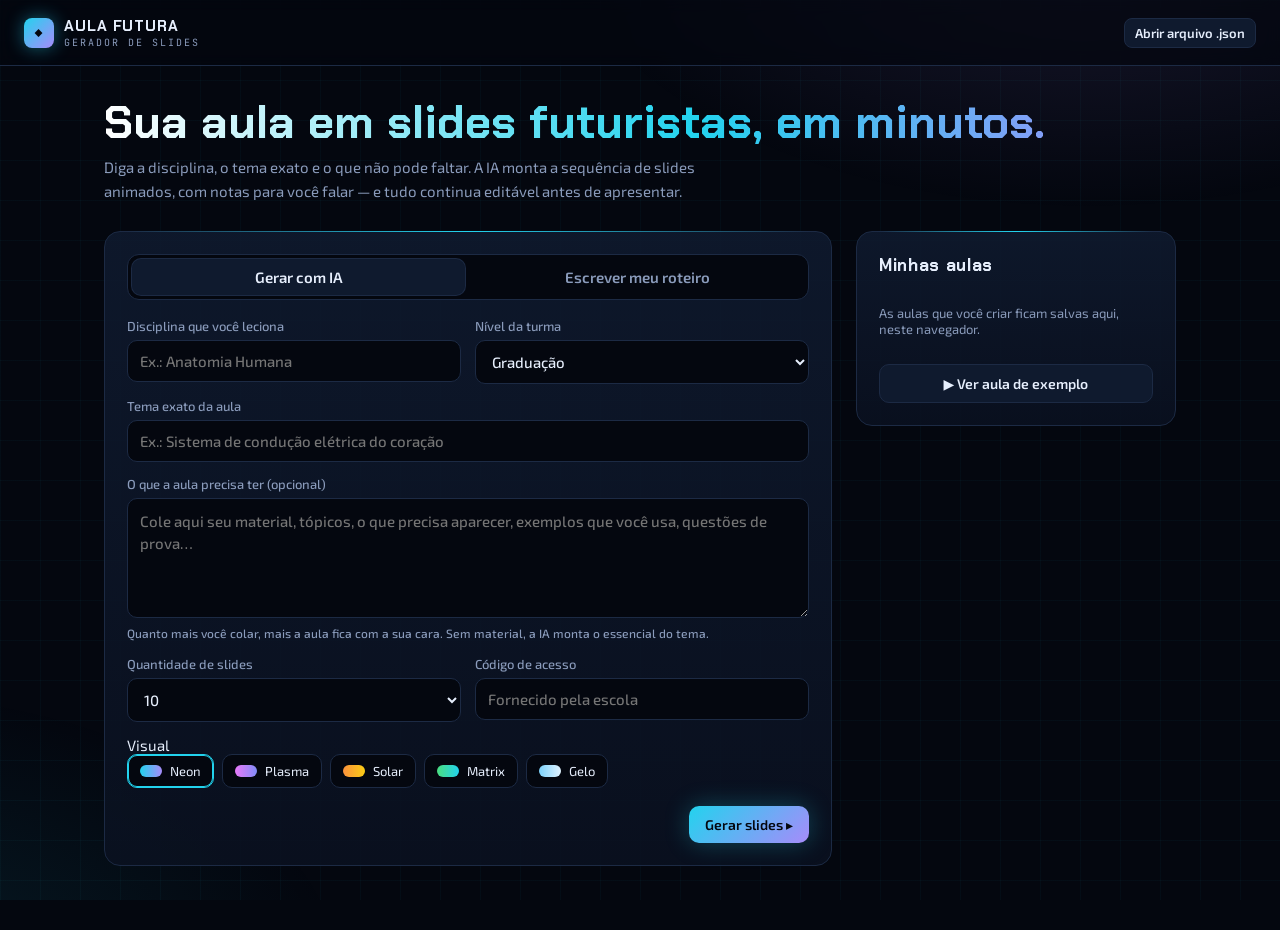
<file: slides/index.html>
<!DOCTYPE html>
<html lang="pt-BR">
<head>
<meta charset="UTF-8">
<meta name="viewport" content="width=device-width, initial-scale=1.0">
<title>Aula Futura</title>
<link rel="preconnect" href="https://fonts.googleapis.com">
<link rel="preconnect" href="https://fonts.gstatic.com" crossorigin>
<link href="https://fonts.googleapis.com/css2?family=Chakra+Petch:wght@500;600;700&family=Exo+2:wght@300;400;500;600;700&family=JetBrains+Mono:wght@400;600&display=swap" rel="stylesheet">
<style>
:root {
    color-scheme: dark;
    --bg: #04070f;
    --painel: #0a1120;
    --painel-2: #0f1a2e;
    --linha: #1c2a44;
    --texto: #e6eefc;
    --suave: #8a9bbb;
    --c1: #22d3ee;
    --c2: #a78bfa;
    --perigo: #fb7185;
    --fonte-titulo: 'Chakra Petch', system-ui, sans-serif;
    --fonte: 'Exo 2', system-ui, sans-serif;
    --mono: 'JetBrains Mono', ui-monospace, monospace;
}
* { box-sizing: border-box; }
html, body { margin: 0; height: 100%; }
body {
    background: var(--bg);
    color: var(--texto);
    font-family: var(--fonte);
    font-size: 15px;
    -webkit-font-smoothing: antialiased;
}
button, input, select, textarea { font: inherit; color: inherit; }
[hidden] { display: none !important; }

/* ---------- casca do app ---------- */
.app-fundo {
    position: fixed; inset: 0; z-index: -1; pointer-events: none;
    background:
        radial-gradient(900px 500px at 85% -10%, rgba(167,139,250,.14), transparent 60%),
        radial-gradient(800px 500px at -10% 110%, rgba(34,211,238,.10), transparent 60%),
        linear-gradient(rgba(34,211,238,.035) 1px, transparent 1px) 0 0 / 40px 40px,
        linear-gradient(90deg, rgba(34,211,238,.035) 1px, transparent 1px) 0 0 / 40px 40px;
}
.topo {
    display: flex; align-items: center; justify-content: space-between; gap: 12px;
    padding: 16px 24px; border-bottom: 1px solid var(--linha);
    background: rgba(4,7,15,.7); backdrop-filter: blur(8px);
    position: sticky; top: 0; z-index: 20;
}
.marca { display: flex; align-items: center; gap: 10px; font-family: var(--fonte-titulo); font-weight: 700; letter-spacing: .06em; }
.marca-icone {
    width: 30px; height: 30px; border-radius: 8px; display: grid; place-items: center;
    background: linear-gradient(135deg, var(--c1), var(--c2)); color: #04070f; font-size: 15px;
    box-shadow: 0 0 18px rgba(34,211,238,.45);
}
.marca small { display: block; font-family: var(--mono); font-weight: 400; font-size: 10px; color: var(--suave); letter-spacing: .2em; }
.acoes { display: flex; gap: 8px; flex-wrap: wrap; }

.btn {
    display: inline-flex; align-items: center; justify-content: center; gap: 8px;
    padding: 10px 16px; border-radius: 10px; border: 1px solid var(--linha);
    background: var(--painel-2); cursor: pointer; font-weight: 600; font-size: 14px;
    transition: border-color .2s, box-shadow .2s, transform .1s;
    white-space: nowrap;
}
.btn:hover { border-color: var(--c1); box-shadow: 0 0 0 1px var(--c1) inset, 0 0 18px rgba(34,211,238,.18); }
.btn:active { transform: translateY(1px); }
.btn:disabled { opacity: .5; cursor: wait; }
.btn-primario {
    background: linear-gradient(135deg, var(--c1), var(--c2)); color: #04070f; border: 0;
    box-shadow: 0 0 24px rgba(34,211,238,.28);
}
.btn-primario:hover { box-shadow: 0 0 34px rgba(167,139,250,.45); }
.btn-perigo:hover { border-color: var(--perigo); box-shadow: 0 0 0 1px var(--perigo) inset; }
.btn-mini { padding: 6px 10px; font-size: 13px; border-radius: 8px; }

main.pagina { max-width: 1120px; margin: 0 auto; padding: 32px 24px 64px; }
.hero h1 {
    font-family: var(--fonte-titulo); font-size: clamp(28px, 5vw, 46px); line-height: 1.05; margin: 0 0 10px;
    background: linear-gradient(90deg, #fff, var(--c1) 55%, var(--c2)); -webkit-background-clip: text; background-clip: text; color: transparent;
}
.hero p { color: var(--suave); margin: 0 0 28px; max-width: 640px; line-height: 1.55; }

.grade-home { display: grid; grid-template-columns: minmax(0, 1fr) 320px; gap: 24px; align-items: start; }
@media (max-width: 900px) { .grade-home { grid-template-columns: 1fr; } }

.cartao {
    background: linear-gradient(180deg, rgba(15,26,46,.9), rgba(10,17,32,.9));
    border: 1px solid var(--linha); border-radius: 16px; padding: 22px;
    position: relative;
}
.cartao::before {
    content: ''; position: absolute; left: 22px; right: 22px; top: -1px; height: 1px;
    background: linear-gradient(90deg, transparent, var(--c1), transparent);
}
.cartao h2 { font-family: var(--fonte-titulo); font-size: 17px; margin: 0 0 16px; letter-spacing: .04em; }

.abas { display: flex; gap: 6px; margin-bottom: 18px; background: var(--bg); padding: 4px; border-radius: 12px; border: 1px solid var(--linha); }
.aba { flex: 1; padding: 9px 12px; border: 0; border-radius: 9px; background: transparent; color: var(--suave); cursor: pointer; font-weight: 600; }
.aba[aria-selected="true"] { background: var(--painel-2); color: var(--texto); box-shadow: 0 0 0 1px var(--linha); }

.campos { display: grid; grid-template-columns: 1fr 1fr; gap: 14px; }
.campos .largo { grid-column: 1 / -1; }
@media (max-width: 600px) { .campos { grid-template-columns: 1fr; } }
label.campo { display: flex; flex-direction: column; gap: 6px; font-size: 13px; color: var(--suave); font-weight: 500; }
.campo input, .campo select, .campo textarea {
    background: var(--bg); border: 1px solid var(--linha); border-radius: 10px;
    padding: 11px 12px; color: var(--texto); font-size: 15px; outline: none; width: 100%;
    transition: border-color .2s, box-shadow .2s;
}
.campo textarea { resize: vertical; min-height: 120px; line-height: 1.5; }
.campo input:focus, .campo select:focus, .campo textarea:focus { border-color: var(--c1); box-shadow: 0 0 0 3px rgba(34,211,238,.15); }
.check-op { display: flex; gap: 10px; align-items: center; font-size: 14px; cursor: pointer; }
.check-op input { width: 18px; height: 18px; accent-color: var(--c1); }
.dica { font-size: 12px; color: var(--suave); line-height: 1.5; }
.dica code { font-family: var(--mono); color: var(--c1); }

.temas { display: flex; gap: 8px; flex-wrap: wrap; }
.tema-op { position: relative; }
.tema-op input { position: absolute; opacity: 0; }
.tema-op span {
    display: flex; align-items: center; gap: 8px; padding: 8px 12px; border-radius: 10px;
    border: 1px solid var(--linha); cursor: pointer; font-size: 13px; color: var(--texto); background: var(--bg);
}
.tema-op span i { width: 22px; height: 12px; border-radius: 6px; display: block; }
.tema-op input:checked + span { border-color: var(--c1); box-shadow: 0 0 0 1px var(--c1) inset; }
.tema-op input:focus-visible + span { outline: 2px solid var(--c1); outline-offset: 2px; }

.rodape-form { display: flex; align-items: center; justify-content: space-between; gap: 12px; margin-top: 18px; flex-wrap: wrap; }
.erro { color: var(--perigo); font-size: 14px; }

.lista-salvas { display: flex; flex-direction: column; gap: 8px; }
.salva {
    display: flex; align-items: center; gap: 10px; padding: 12px; border-radius: 12px;
    border: 1px solid var(--linha); background: var(--bg); cursor: pointer; text-align: left; width: 100%;
}
.salva:hover { border-color: var(--c1); }
.salva b { display: block; font-size: 14px; font-weight: 600; }
.salva small { color: var(--suave); font-size: 12px; }
.salva .x { margin-left: auto; color: var(--suave); padding: 4px 8px; border-radius: 6px; }
.salva .x:hover { color: var(--perigo); }
.vazio { color: var(--suave); font-size: 13px; }

/* carregando */
.carregando { position: fixed; inset: 0; z-index: 60; display: grid; place-items: center; background: rgba(4,7,15,.86); backdrop-filter: blur(6px); }
.carregando-box { text-align: center; }
.orbita { width: 110px; height: 110px; margin: 0 auto 20px; position: relative; }
.orbita span { position: absolute; inset: 0; border-radius: 50%; border: 2px solid transparent; border-top-color: var(--c1); animation: gira 1.1s linear infinite; }
.orbita span:nth-child(2) { inset: 14px; border-top-color: var(--c2); animation-duration: 1.6s; animation-direction: reverse; }
.orbita span:nth-child(3) { inset: 30px; border-top-color: #fff; animation-duration: .8s; }
.carregando p { font-family: var(--mono); color: var(--c1); letter-spacing: .12em; font-size: 13px; }
@keyframes gira { to { transform: rotate(360deg); } }

/* ---------- estúdio ---------- */
.estudio { display: grid; grid-template-columns: 240px minmax(0, 1fr) 360px; height: calc(100vh - 67px); }
@media (max-width: 1100px) {
    .estudio { grid-template-columns: 1fr; height: auto; }
}
.coluna { overflow: auto; padding: 16px; }
.coluna + .coluna { border-left: 1px solid var(--linha); }
@media (max-width: 1100px) { .coluna + .coluna { border-left: 0; border-top: 1px solid var(--linha); } }
.lista-slides { display: flex; flex-direction: column; gap: 6px; }
.item-slide {
    display: flex; gap: 10px; align-items: flex-start; padding: 10px; border-radius: 10px;
    border: 1px solid transparent; background: transparent; cursor: pointer; text-align: left; width: 100%;
}
.item-slide:hover { background: var(--painel); }
.item-slide[aria-current="true"] { border-color: var(--c1); background: var(--painel-2); }
.item-slide .n { font-family: var(--mono); font-size: 11px; color: var(--c1); padding-top: 2px; }
.item-slide b { display: block; font-size: 13px; font-weight: 600; line-height: 1.3; }
.item-slide small { color: var(--suave); font-size: 11px; font-family: var(--mono); text-transform: uppercase; letter-spacing: .08em; }
.titulo-coluna { font-family: var(--mono); font-size: 11px; letter-spacing: .18em; color: var(--suave); margin: 4px 0 12px; text-transform: uppercase; }
.preview-area { display: flex; flex-direction: column; gap: 14px; }
.preview-moldura { position: relative; width: 100%; aspect-ratio: 16 / 9; border-radius: 14px; overflow: hidden; border: 1px solid var(--linha); box-shadow: 0 20px 60px rgba(0,0,0,.5); }
.linha-btns { display: flex; gap: 8px; flex-wrap: wrap; }
.editor { display: flex; flex-direction: column; gap: 12px; }
.editor textarea { min-height: 70px; }

/* ================================================================
   PALCO — o slide em si (1600x900, escalado para caber)
   ================================================================ */
.palco-wrap { position: absolute; inset: 0; overflow: hidden; }
.palco {
    --a: #22d3ee; --b: #a78bfa; --fundo: #030712; --tinta: #eaf6ff; --tinta-2: #9fb3d1;
    position: absolute; left: 50%; top: 50%; width: 1600px; height: 900px;
    transform-origin: 0 0; overflow: hidden;
    background:
        radial-gradient(1000px 600px at 80% 0%, color-mix(in srgb, var(--b) 20%, transparent), transparent 65%),
        radial-gradient(900px 600px at 0% 100%, color-mix(in srgb, var(--a) 16%, transparent), transparent 60%),
        var(--fundo);
    color: var(--tinta); font-family: var(--fonte);
}
.palco[data-tema="plasma"] { --a: #e879f9; --b: #818cf8; --fundo: #0a0417; }
.palco[data-tema="solar"]  { --a: #fb923c; --b: #facc15; --fundo: #0b0603; }
.palco[data-tema="matrix"] { --a: #4ade80; --b: #22d3ee; --fundo: #020805; }
.palco[data-tema="gelo"]   { --a: #7dd3fc; --b: #e0f2fe; --fundo: #04101c; }

.palco canvas.particulas { position: absolute; inset: 0; width: 100%; height: 100%; }
.palco .chao {
    position: absolute; left: -50%; right: -50%; bottom: -10px; height: 340px;
    background:
        linear-gradient(color-mix(in srgb, var(--a) 40%, transparent) 2px, transparent 2px) 0 0 / 80px 80px,
        linear-gradient(90deg, color-mix(in srgb, var(--a) 40%, transparent) 2px, transparent 2px) 0 0 / 80px 80px;
    transform: perspective(420px) rotateX(62deg); transform-origin: bottom;
    mask-image: linear-gradient(to top, rgba(0,0,0,.55), transparent 85%);
    -webkit-mask-image: linear-gradient(to top, rgba(0,0,0,.55), transparent 85%);
    animation: chao 6s linear infinite; opacity: .5;
}
@keyframes chao { to { background-position: 0 80px, 0 0; } }
.palco .scan {
    position: absolute; inset: 0; pointer-events: none; opacity: .5;
    background: repeating-linear-gradient(to bottom, rgba(255,255,255,.025) 0 1px, transparent 1px 4px);
}

/* HUD */
.hud { position: absolute; inset: 0; pointer-events: none; font-family: var(--mono); }
.hud .canto { position: absolute; width: 46px; height: 46px; border: 2px solid var(--a); opacity: .8; }
.hud .c1 { left: 36px; top: 36px; border-right: 0; border-bottom: 0; }
.hud .c2 { right: 36px; top: 36px; border-left: 0; border-bottom: 0; }
.hud .c3 { left: 36px; bottom: 36px; border-right: 0; border-top: 0; }
.hud .c4 { right: 36px; bottom: 36px; border-left: 0; border-top: 0; }
.hud .sup { position: absolute; left: 100px; right: 100px; top: 44px; display: flex; justify-content: space-between; align-items: center; font-size: 17px; letter-spacing: .22em; color: var(--tinta-2); text-transform: uppercase; }
.hud .sup .ponto { display: inline-block; width: 9px; height: 9px; border-radius: 50%; background: var(--a); box-shadow: 0 0 12px var(--a); margin-right: 12px; animation: pisca 1.6s ease-in-out infinite; }
.hud .inf { position: absolute; left: 100px; right: 100px; bottom: 50px; height: 3px; background: rgba(255,255,255,.08); border-radius: 2px; overflow: hidden; }
.hud .inf i { position: absolute; left: 0; top: 0; bottom: 0; background: linear-gradient(90deg, var(--a), var(--b)); box-shadow: 0 0 12px var(--a); transition: width .8s cubic-bezier(.2,.8,.2,1); }
@keyframes pisca { 50% { opacity: .3; } }

/* conteúdo */
.conteudo { position: absolute; left: 120px; right: 120px; top: 120px; bottom: 110px; display: flex; flex-direction: column; }
.rotulo { font-family: var(--mono); font-size: 18px; letter-spacing: .3em; color: var(--a); text-transform: uppercase; margin-bottom: 18px; }
.titulo-s { font-family: var(--fonte-titulo); font-weight: 700; font-size: 76px; line-height: 1.02; margin: 0; letter-spacing: -.01em; text-shadow: 0 0 40px color-mix(in srgb, var(--a) 35%, transparent); }
.titulo-s.medio { font-size: 62px; }
.titulo-s.menor { font-size: 50px; }
.sub-s { font-size: 28px; color: var(--tinta-2); margin: 18px 0 0; max-width: 1150px; line-height: 1.4; font-weight: 300; }
.barra-luz { height: 3px; width: 220px; margin-top: 26px; background: linear-gradient(90deg, var(--a), transparent); box-shadow: 0 0 16px var(--a); }

/* cartões */
.cards { display: grid; gap: 22px; margin-top: 42px; flex: 1; align-content: start; }
.cards.c2 { grid-template-columns: 1fr 1fr; }
.cards.c3 { grid-template-columns: repeat(3, 1fr); }
.card {
    position: relative; padding: 24px 28px 24px 30px; border-radius: 16px;
    background: linear-gradient(135deg, rgba(255,255,255,.06), rgba(255,255,255,.015));
    border: 1px solid rgba(255,255,255,.1);
    box-shadow: inset 0 1px 0 rgba(255,255,255,.06);
    overflow: hidden;
}
.card::before { content: ''; position: absolute; left: 0; top: 18px; bottom: 18px; width: 3px; background: linear-gradient(var(--a), var(--b)); box-shadow: 0 0 14px var(--a); border-radius: 2px; }
.card::after {
    content: ''; position: absolute; inset: 0; pointer-events: none;
    background: linear-gradient(105deg, transparent 40%, color-mix(in srgb, var(--a) 22%, transparent) 50%, transparent 60%);
    transform: translateX(-100%);
}
.animar .card::after { animation: varre 1.4s ease-out forwards; animation-delay: calc(var(--d, 0s) + .35s); }
@keyframes varre { to { transform: translateX(100%); } }
.card .idx { font-family: var(--mono); font-size: 18px; color: var(--a); letter-spacing: .1em; }
.card h3 { font-family: var(--fonte-titulo); font-size: 31px; margin: 6px 0 8px; font-weight: 600; line-height: 1.15; }
.card p { margin: 0; font-size: 24px; line-height: 1.42; color: var(--tinta-2); }
.cards.densos .card { padding: 18px 24px 18px 26px; }
.cards.densos .card h3 { font-size: 26px; }
.cards.densos .card p { font-size: 21px; }

/* capa */
.capa { justify-content: center; }
.capa .titulo-s { font-size: 96px; max-width: 900px; }
.capa .sub-s, .capa .frase { max-width: 880px; }
.capa .titulo-s.medio { font-size: 78px; }
.capa .titulo-s.menor { font-size: 62px; }
.capa .frase { margin-top: 34px; font-family: var(--mono); font-size: 22px; color: var(--a); letter-spacing: .08em; }
.anel { position: absolute; right: 60px; top: 50%; width: 460px; height: 460px; margin-top: -230px; pointer-events: none; }
.anel svg { width: 100%; height: 100%; overflow: visible; }
.anel .g1 { transform-origin: 50% 50%; animation: gira 24s linear infinite; }
.anel .g2 { transform-origin: 50% 50%; animation: gira 14s linear infinite reverse; }
.anel .g3 { transform-origin: 50% 50%; animation: gira 40s linear infinite; }

/* destaque */
.centro { align-items: center; justify-content: center; text-align: center; }
.mega {
    font-family: var(--fonte-titulo); font-weight: 700; font-size: 150px; line-height: 1; margin: 20px 0;
    background: linear-gradient(90deg, var(--a), #fff, var(--b)); -webkit-background-clip: text; background-clip: text; color: transparent;
    filter: drop-shadow(0 0 40px color-mix(in srgb, var(--a) 45%, transparent));
}
.mega.medio { font-size: 110px; }
.mega.menor { font-size: 78px; }
.centro .sub-s { margin-left: auto; margin-right: auto; }
.centro .cards { width: 100%; }

/* comparação */
.versus { display: grid; grid-template-columns: 1fr 90px 1fr; gap: 0; margin-top: 44px; flex: 1; align-items: stretch; }
.versus .lado { padding: 30px 34px; border-radius: 18px; border: 1px solid rgba(255,255,255,.1); background: linear-gradient(160deg, rgba(255,255,255,.06), rgba(255,255,255,.01)); }
.versus .lado:first-child { border-top: 3px solid var(--a); }
.versus .lado:last-child { border-top: 3px solid var(--b); }
.versus h3 { font-family: var(--fonte-titulo); font-size: 40px; margin: 0 0 20px; }
.versus ul { margin: 0; padding: 0; list-style: none; display: flex; flex-direction: column; gap: 14px; }
.versus li { font-size: 25px; color: var(--tinta-2); line-height: 1.38; padding-left: 30px; position: relative; }
.versus li::before { content: '▸'; position: absolute; left: 0; color: var(--a); }
.versus .lado:last-child li::before { color: var(--b); }
.versus .vs { display: grid; place-items: center; font-family: var(--fonte-titulo); font-size: 30px; font-weight: 700; color: var(--tinta-2); position: relative; }
.versus .vs::before { content: ''; position: absolute; top: 10%; bottom: 10%; width: 2px; background: linear-gradient(transparent, var(--a), var(--b), transparent); }
.versus .vs span { position: relative; background: var(--fundo); padding: 12px 0; }

/* etapas */
.trilha { position: relative; display: grid; gap: 22px; margin-top: 70px; }
.trilha .linha { position: absolute; left: 0; right: 0; top: 28px; height: 3px; background: rgba(255,255,255,.1); }
.trilha .linha i { position: absolute; left: 0; top: 0; bottom: 0; width: 100%; background: linear-gradient(90deg, var(--a), var(--b)); box-shadow: 0 0 14px var(--a); transform-origin: left; }
.animar .trilha .linha i { animation: cresce 1.6s cubic-bezier(.3,.8,.2,1) .3s both; }
@keyframes cresce { from { transform: scaleX(0); } }
.etapa { position: relative; padding-top: 84px; }
.etapa .no {
    position: absolute; top: 0; left: 0; width: 58px; height: 58px; border-radius: 50%;
    display: grid; place-items: center; font-family: var(--mono); font-weight: 600; font-size: 20px;
    background: var(--fundo); border: 2px solid var(--a); color: var(--a);
    box-shadow: 0 0 22px color-mix(in srgb, var(--a) 60%, transparent), inset 0 0 12px color-mix(in srgb, var(--a) 40%, transparent);
}
.etapa h3 { font-family: var(--fonte-titulo); font-size: 28px; margin: 0 0 10px; line-height: 1.15; }
.etapa p { margin: 0; font-size: 22px; color: var(--tinta-2); line-height: 1.42; }

/* citação */
.aspas { position: relative; max-width: 1200px; margin: 0 auto; padding: 30px 90px; }
.aspas::before, .aspas::after { font-family: var(--fonte-titulo); position: absolute; font-size: 200px; line-height: 1; color: var(--a); opacity: .5; }
.aspas::before { content: '“'; left: -10px; top: -40px; }
.aspas::after { content: '”'; right: -10px; bottom: -130px; }
.aspas blockquote { margin: 0; font-size: 48px; line-height: 1.32; font-weight: 500; }
.aspas blockquote.menor { font-size: 38px; }
.fonte-cit { margin-top: 36px; font-family: var(--mono); color: var(--a); font-size: 22px; letter-spacing: .1em; }

/* pergunta */
.alternativas { display: grid; grid-template-columns: 1fr 1fr; gap: 20px; margin-top: 44px; }
.alt {
    display: flex; gap: 20px; align-items: flex-start; padding: 22px 26px; border-radius: 16px;
    border: 1px solid rgba(255,255,255,.12); background: rgba(255,255,255,.04);
    transition: border-color .5s, background .5s, opacity .5s, box-shadow .5s;
}
.alt .letra {
    flex: none; width: 50px; height: 50px; border-radius: 12px; display: grid; place-items: center;
    font-family: var(--mono); font-weight: 600; font-size: 22px; border: 2px solid var(--a); color: var(--a);
}
.alt h3 { margin: 6px 0 0; font-size: 27px; font-weight: 500; line-height: 1.3; }
.alt p { margin: 10px 0 0; font-size: 20px; color: var(--tinta-2); line-height: 1.4; display: none; }
.revelado .alt { opacity: .35; }
.revelado .alt.certa { opacity: 1; border-color: #4ade80; background: rgba(74,222,128,.1); box-shadow: 0 0 34px rgba(74,222,128,.25); }
.revelado .alt.certa .letra { border-color: #4ade80; color: #4ade80; }
.revelado .alt p { display: block; }
.dica-palco { margin-top: 26px; font-family: var(--mono); font-size: 17px; color: var(--tinta-2); letter-spacing: .12em; }

/* resumo */
.checks { display: grid; gap: 16px; margin-top: 40px; }
.checks.c2 { grid-template-columns: 1fr 1fr; }
.check { display: flex; gap: 20px; align-items: flex-start; font-size: 27px; line-height: 1.38; }
.check .ok {
    flex: none; width: 38px; height: 38px; border-radius: 10px; margin-top: 2px; display: grid; place-items: center;
    background: linear-gradient(135deg, var(--a), var(--b)); color: var(--fundo); font-weight: 800; font-size: 20px;
}
.check b { font-weight: 600; }
.check span { color: var(--tinta-2); }
.fecho { margin-top: auto; font-family: var(--fonte-titulo); font-size: 38px; font-weight: 600; color: var(--a); text-shadow: 0 0 24px color-mix(in srgb, var(--a) 50%, transparent); }

/* animações de entrada (só com .animar) */
.animar .e { opacity: 0; animation: entra .9s cubic-bezier(.2,.8,.2,1) forwards; animation-delay: var(--d, 0s); }
@keyframes entra {
    from { opacity: 0; transform: translateY(34px) scale(.98); filter: blur(10px); }
    to   { opacity: 1; transform: none; filter: none; }
}
.animar .e-esq { opacity: 0; animation: entraEsq .9s cubic-bezier(.2,.8,.2,1) forwards; animation-delay: var(--d, 0s); }
@keyframes entraEsq { from { opacity: 0; transform: translateX(-60px); filter: blur(8px); } to { opacity: 1; transform: none; filter: none; } }
.animar .e-zoom { opacity: 0; animation: entraZoom 1.1s cubic-bezier(.2,.8,.2,1) forwards; animation-delay: var(--d, 0s); }
@keyframes entraZoom { from { opacity: 0; transform: scale(.6); filter: blur(20px); } to { opacity: 1; transform: none; filter: none; } }
.animar .barra-luz { animation: barra 1s cubic-bezier(.2,.8,.2,1) .25s both; transform-origin: left; }
@keyframes barra { from { transform: scaleX(0); } }
.palco .flash { position: absolute; inset: 0; pointer-events: none; opacity: 0; background: linear-gradient(to bottom, transparent, color-mix(in srgb, var(--a) 22%, transparent), transparent); background-size: 100% 30%; background-repeat: no-repeat; }
.palco.animar .flash { animation: flash .7s ease-out; }
@keyframes flash { from { opacity: 1; background-position: 0 -30%; } to { opacity: 0; background-position: 0 130%; } }

/* ---------- movimento contínuo ---------- */
.nebula { position: absolute; inset: -20%; pointer-events: none; filter: blur(50px); opacity: .6; }
.nebula::before, .nebula::after { content: ''; position: absolute; width: 50%; height: 50%; border-radius: 50%; }
.nebula::before { left: 8%; top: 8%; background: radial-gradient(circle, color-mix(in srgb, var(--a) 30%, transparent), transparent 70%); animation: deriva1 18s ease-in-out infinite alternate; }
.nebula::after { right: 5%; bottom: 5%; background: radial-gradient(circle, color-mix(in srgb, var(--b) 30%, transparent), transparent 70%); animation: deriva2 23s ease-in-out infinite alternate; }
@keyframes deriva1 { to { transform: translate(35%, 25%) scale(1.25); } }
@keyframes deriva2 { to { transform: translate(-40%, -20%) scale(.8); } }

/* parallax: --mx/--my vêm do mouse (-1 a 1) */
.palco .conteudo, .palco .anel, .palco .nebula { transition: translate 1s cubic-bezier(.2,.8,.2,1); }
.palco .conteudo { translate: calc(var(--mx, 0) * -14px) calc(var(--my, 0) * -10px); }
.palco .anel { translate: calc(var(--mx, 0) * 40px) calc(var(--my, 0) * 30px); }
.palco .nebula { translate: calc(var(--mx, 0) * 60px) calc(var(--my, 0) * 40px); }

/* cartões flutuando depois de entrar */
@keyframes flutua { 0%, 100% { translate: 0 0; } 50% { translate: 0 -10px; } }
.animar .e.flut     { animation: entra .9s cubic-bezier(.2,.8,.2,1) var(--d, 0s) forwards, flutua 7s ease-in-out calc(var(--i, 0) * -1.7s) infinite; }
.animar .e-esq.flut { animation: entraEsq .9s cubic-bezier(.2,.8,.2,1) var(--d, 0s) forwards, flutua 7s ease-in-out calc(var(--i, 0) * -1.7s) infinite; }
.animar .e-dir.flut { animation: entraDir .9s cubic-bezier(.2,.8,.2,1) var(--d, 0s) forwards, flutua 7s ease-in-out calc(var(--i, 0) * -1.7s) infinite; }
.animar .e-dir { opacity: 0; animation: entraDir .9s cubic-bezier(.2,.8,.2,1) forwards; animation-delay: var(--d, 0s); }
@keyframes entraDir { from { opacity: 0; transform: translateX(60px); filter: blur(8px); } to { opacity: 1; transform: none; filter: none; } }

/* títulos respirando; o da capa dá um glitch de tempos em tempos */
.animar .titulo-s { animation: respira 5s ease-in-out 1.5s infinite; }
@keyframes respira { 50% { text-shadow: 0 0 70px color-mix(in srgb, var(--a) 60%, transparent), 0 0 20px color-mix(in srgb, var(--a) 30%, transparent); } }
.animar .capa .titulo-s { animation: glitch 6s steps(1) 2.5s infinite; }
@keyframes glitch {
    0%, 90%, 100% { translate: 0 0; text-shadow: 0 0 40px color-mix(in srgb, var(--a) 35%, transparent); }
    91% { translate: -5px 0; text-shadow: 5px 0 var(--b), -5px 0 var(--a); }
    93% { translate: 4px 2px; text-shadow: -4px 0 var(--b), 4px 0 var(--a); }
    95% { translate: -2px -1px; text-shadow: 2px 0 var(--b), -2px 0 var(--a); }
}
.animar .mega { font-variant-numeric: tabular-nums; animation: entraZoom 1.1s cubic-bezier(.2,.8,.2,1) var(--d, 0s) forwards, pulsa 3.2s ease-in-out 1.8s infinite; }
@keyframes pulsa { 50% { scale: 1.05; } }

/* etapas: pulso de energia correndo pela linha e nós acendendo em sequência */
.trilha .linha b { position: absolute; top: -5px; left: 0; width: 140px; height: 13px; border-radius: 7px; opacity: 0; background: radial-gradient(ellipse at center, #fff, var(--a) 35%, transparent 70%); }
.animar .trilha .linha b { animation: corre 3s ease-in-out 1.9s infinite; }
@keyframes corre { 0% { left: -8%; opacity: 0; } 10%, 85% { opacity: 1; } 100% { left: 100%; opacity: 0; } }
.animar .etapa .no { animation: acende 3s ease-in-out infinite; animation-delay: calc(1.9s + var(--i, 0) * (2.7s / var(--n, 5))); }
@keyframes acende { 0%, 30%, 100% { scale: 1; } 12% { scale: 1.22; box-shadow: 0 0 40px var(--a), inset 0 0 18px var(--a); color: #fff; } }

/* comparação: VS pulsando */
.animar .versus .vs span { animation: pulsaVs 2.4s ease-in-out 1.6s infinite; }
@keyframes pulsaVs { 50% { scale: 1.2; color: var(--a); text-shadow: 0 0 24px var(--a); } }

/* resumo: check "estala" ao entrar */
.animar .check .ok { animation: estala .6s cubic-bezier(.3,1.7,.5,1) both; animation-delay: calc(var(--d, 0s) + .25s); }
@keyframes estala { from { transform: scale(0) rotate(-120deg); } }

/* quiz: alternativa certa comemora, erradas perdem cor */
.revelado .alt:not(.certa) { filter: grayscale(.7); }
.revelado .alt.certa .letra { animation: estala .6s cubic-bezier(.3,1.7,.5,1); }

/* ---------- transições entre slides ---------- */
.palco[data-trans="cubo"] { perspective: 1800px; }
.palco.animar[data-trans="warp"] .conteudo     { animation: warpIn .9s cubic-bezier(.2,.8,.2,1) both; }
.palco.saindo[data-trans="warp"] .conteudo     { animation: warpOut .42s ease-in forwards; }
.palco.animar[data-trans="deslizar"] .conteudo { animation: deslIn .8s cubic-bezier(.2,.8,.2,1) both; }
.palco.saindo[data-trans="deslizar"] .conteudo { animation: deslOut .42s ease-in forwards; }
.palco.animar[data-trans="cubo"] .conteudo     { animation: cuboIn .9s cubic-bezier(.2,.8,.2,1) both; }
.palco.saindo[data-trans="cubo"] .conteudo     { animation: cuboOut .42s ease-in forwards; }
.palco.animar[data-trans="glitch"] .conteudo   { animation: glitchIn .6s steps(1) both; }
.palco.saindo[data-trans="glitch"] .conteudo   { animation: glitchOut .42s steps(1) forwards; }
@keyframes warpIn  { from { opacity: 0; transform: scale(.6); filter: blur(14px); } }
@keyframes warpOut { to { opacity: 0; transform: scale(1.6); filter: blur(18px); } }
@keyframes deslIn  { from { opacity: 0; transform: translateX(calc(var(--dir, 1) * 320px)); } }
@keyframes deslOut { to { opacity: 0; transform: translateX(calc(var(--dir, 1) * -320px)); } }
@keyframes cuboIn  { from { opacity: 0; transform: translateZ(-300px) rotateY(calc(var(--dir, 1) * 80deg)); } }
@keyframes cuboOut { to { opacity: 0; transform: translateZ(-300px) rotateY(calc(var(--dir, 1) * -80deg)); } }
@keyframes glitchIn {
    0%   { opacity: 1; clip-path: inset(42% 0 44% 0); transform: translateX(-40px); }
    20%  { clip-path: inset(8% 0 70% 0); transform: translateX(30px); }
    40%  { clip-path: inset(62% 0 8% 0); transform: translateX(-16px); }
    60%  { clip-path: inset(0 0 30% 0); transform: translateX(8px); }
    80%  { clip-path: inset(0); transform: translateX(-3px); }
    100% { clip-path: inset(0); transform: none; }
}
@keyframes glitchOut {
    0%   { clip-path: inset(0); transform: none; }
    25%  { clip-path: inset(20% 0 50% 0); transform: translateX(24px); }
    50%  { clip-path: inset(60% 0 12% 0); transform: translateX(-30px); }
    75%  { clip-path: inset(40% 0 40% 0); transform: translateX(40px); }
    100% { clip-path: inset(50% 0 50% 0); opacity: 0; }
}

/* ---------- revelar itens um a um ---------- */
.passos [data-passo]:not(.on), .passos [data-passo]:not(.on) * { visibility: hidden; animation: none !important; }
.passos [data-passo]:not(.on)::after { animation: none !important; }
.passos [data-passo].on { --d: 0s !important; }

@media (prefers-reduced-motion: reduce) {
    .palco *, .palco *::before, .palco *::after, .palco .conteudo { animation: none !important; transition: none !important; }
    .animar .e, .animar .e-esq, .animar .e-dir, .animar .e-zoom { opacity: 1; }
}

/* ---------- modo apresentação ---------- */
.show { position: fixed; inset: 0; z-index: 50; background: #000; cursor: none; }
.show.mouse { cursor: default; }
.show-ctrl {
    position: absolute; left: 50%; bottom: 18px; transform: translateX(-50%); z-index: 3;
    display: flex; gap: 6px; padding: 6px; border-radius: 14px; background: rgba(4,7,15,.8); border: 1px solid var(--linha);
    opacity: 0; transition: opacity .3s;
}
.show.mouse .show-ctrl { opacity: 1; }
.notas {
    position: absolute; left: 50%; bottom: 76px; transform: translateX(-50%); z-index: 3; width: min(900px, 92vw);
    padding: 16px 20px; border-radius: 14px; background: rgba(4,7,15,.92); border: 1px solid var(--linha);
    font-size: 16px; line-height: 1.55; color: var(--texto);
}
.notas b { font-family: var(--mono); font-size: 11px; letter-spacing: .2em; color: var(--c1); display: block; margin-bottom: 6px; }
.zona { position: absolute; top: 0; bottom: 0; width: 30%; z-index: 2; }
.zona.esq { left: 0; } .zona.dir { right: 0; }
</style>
</head>
<body>
<div class="app-fundo"></div>

<!-- ===================== INÍCIO ===================== -->
<section id="v-inicio">
    <header class="topo">
        <div class="marca"><span class="marca-icone">◆</span><div>AULA FUTURA<small>GERADOR DE SLIDES</small></div></div>
        <div class="acoes"><button class="btn btn-mini" id="btn-importar">Abrir arquivo .json</button></div>
    </header>

    <main class="pagina">
        <div class="hero">
            <h1>Sua aula em slides futuristas, em minutos.</h1>
            <p>Diga a disciplina, o tema exato e o que não pode faltar. A IA monta a sequência de slides animados, com notas para você falar — e tudo continua editável antes de apresentar.</p>
        </div>

        <div class="grade-home">
            <div class="cartao">
                <div class="abas" role="tablist">
                    <button class="aba" role="tab" aria-selected="true" data-modo="ia">Gerar com IA</button>
                    <button class="aba" role="tab" aria-selected="false" data-modo="manual">Escrever meu roteiro</button>
                </div>

                <form id="form">
                    <div class="campos">
                        <label class="campo">Disciplina que você leciona
                            <input name="disciplina" required maxlength="120" placeholder="Ex.: Anatomia Humana" list="sugestoes-disciplina">
                        </label>
                        <label class="campo">Nível da turma
                            <select name="nivel">
                                <option value="fundamental">Ensino Fundamental</option>
                                <option value="medio">Ensino Médio</option>
                                <option value="tecnico">Curso Técnico</option>
                                <option value="graduacao" selected>Graduação</option>
                                <option value="pos">Pós-graduação / Residência</option>
                                <option value="livre">Curso livre</option>
                            </select>
                        </label>
                        <label class="campo largo">Tema exato da aula
                            <input name="tema" required maxlength="240" placeholder="Ex.: Sistema de condução elétrica do coração">
                        </label>

                        <label class="campo largo" data-so="ia">O que a aula precisa ter (opcional)
                            <textarea name="conteudo" maxlength="15000" placeholder="Cole aqui seu material, tópicos, o que precisa aparecer, exemplos que você usa, questões de prova…"></textarea>
                            <span class="dica">Quanto mais você colar, mais a aula fica com a sua cara. Sem material, a IA monta o essencial do tema.</span>
                        </label>

                        <label class="campo largo" data-so="manual" hidden>Roteiro dos slides
                            <textarea name="roteiro" rows="12" placeholder="# Sistema de condução&#10;## Como o coração gera o próprio ritmo&#10;@capa&#10;&#10;# Componentes&#10;- Nó sinoatrial: marca-passo natural, 60–100 bpm&#10;- Nó atrioventricular: atrasa o impulso&#10;- Feixe de His: conduz aos ventrículos&#10;&#10;# Frequência do nó SA&#10;> 60–100 bpm&#10;@destaque"></textarea>
                            <span class="dica"><code># Título</code> abre um slide · <code>## texto</code> subtítulo · <code>- Item: explicação</code> tópicos · <code>&gt; texto</code> destaque · <code>@etapas</code> muda o layout (capa, topicos, destaque, comparacao, etapas, citacao, pergunta, resumo) · <code>% nota</code> anotação para você.</span>
                        </label>

                        <label class="campo" data-so="ia">Quantidade de slides
                            <select name="quantidade">
                                <option>6</option><option>8</option><option selected>10</option><option>12</option><option>14</option><option>16</option>
                            </select>
                        </label>
                        <label class="campo" data-so="ia">Código de acesso
                            <input name="codigo" type="password" autocomplete="off" placeholder="Fornecido pela escola">
                        </label>

                        <div class="campo largo">Visual
                            <div class="temas">
                                <label class="tema-op"><input type="radio" name="tema_visual" value="ciano" checked><span><i style="background:linear-gradient(90deg,#22d3ee,#a78bfa)"></i>Neon</span></label>
                                <label class="tema-op"><input type="radio" name="tema_visual" value="plasma"><span><i style="background:linear-gradient(90deg,#e879f9,#818cf8)"></i>Plasma</span></label>
                                <label class="tema-op"><input type="radio" name="tema_visual" value="solar"><span><i style="background:linear-gradient(90deg,#fb923c,#facc15)"></i>Solar</span></label>
                                <label class="tema-op"><input type="radio" name="tema_visual" value="matrix"><span><i style="background:linear-gradient(90deg,#4ade80,#22d3ee)"></i>Matrix</span></label>
                                <label class="tema-op"><input type="radio" name="tema_visual" value="gelo"><span><i style="background:linear-gradient(90deg,#7dd3fc,#e0f2fe)"></i>Gelo</span></label>
                            </div>
                        </div>
                    </div>

                    <div class="rodape-form">
                        <span class="erro" id="erro" role="alert"></span>
                        <button class="btn btn-primario" type="submit" id="btn-gerar">Gerar slides ▸</button>
                    </div>
                </form>
            </div>

            <aside class="cartao">
                <h2>Minhas aulas</h2>
                <div class="lista-salvas" id="salvas"></div>
                <button class="btn" id="btn-exemplo" type="button" style="width:100%;margin-top:14px">▶ Ver aula de exemplo</button>
            </aside>
        </div>
    </main>
</section>

<datalist id="sugestoes-disciplina">
    <option>Anatomia Humana</option><option>Fisiologia</option><option>Biologia</option><option>Química</option>
    <option>Física</option><option>Matemática</option><option>História</option><option>Geografia</option>
    <option>Língua Portuguesa</option><option>Enfermagem</option><option>Farmacologia</option><option>Cardiologia</option>
</datalist>

<!-- ===================== ESTÚDIO ===================== -->
<section id="v-estudio" hidden>
    <header class="topo">
        <div class="marca"><span class="marca-icone">◆</span><div id="estudio-titulo">AULA<small>ESTÚDIO</small></div></div>
        <div class="acoes">
            <button class="btn btn-mini" id="btn-voltar">◂ Início</button>
            <button class="btn btn-mini" id="btn-json">Baixar .json</button>
            <button class="btn btn-mini" id="btn-exportar">Baixar apresentação (.html)</button>
            <button class="btn btn-primario btn-mini" id="btn-apresentar">Apresentar ▶</button>
        </div>
    </header>
    <div class="estudio">
        <div class="coluna">
            <p class="titulo-coluna">Slides</p>
            <div class="lista-slides" id="lista-slides"></div>
            <div class="linha-btns" style="margin-top:12px">
                <button class="btn btn-mini" id="btn-add">+ Slide</button>
            </div>
        </div>
        <div class="coluna preview-area">
            <p class="titulo-coluna">Pré-visualização</p>
            <div class="preview-moldura" id="preview"></div>
            <div class="linha-btns">
                <button class="btn btn-mini" id="btn-replay">↻ Ver animação</button>
                <button class="btn btn-mini" id="btn-subir">▲ Subir</button>
                <button class="btn btn-mini" id="btn-descer">▼ Descer</button>
                <button class="btn btn-mini" id="btn-duplicar">⧉ Duplicar</button>
                <button class="btn btn-mini btn-perigo" id="btn-excluir">✕ Excluir</button>
            </div>
        </div>
        <div class="coluna">
            <p class="titulo-coluna">Editar slide</p>
            <form class="editor" id="editor" autocomplete="off">
                <label class="campo">Layout
                    <select name="layout">
                        <option value="capa">Capa</option>
                        <option value="topicos">Tópicos</option>
                        <option value="destaque">Destaque (número / conceito)</option>
                        <option value="comparacao">Comparação</option>
                        <option value="etapas">Etapas / processo</option>
                        <option value="citacao">Definição / citação</option>
                        <option value="pergunta">Pergunta (quiz)</option>
                        <option value="resumo">Resumo</option>
                    </select>
                </label>
                <label class="campo">Título <input name="titulo"></label>
                <label class="campo">Subtítulo <input name="subtitulo"></label>
                <label class="campo"><span id="rotulo-destaque">Destaque</span> <input name="destaque"></label>
                <label class="campo">Itens
                    <textarea name="itens" rows="7"></textarea>
                    <span class="dica">Um por linha: <code>título | explicação</code></span>
                </label>
                <label class="campo">Notas do professor <textarea name="notas" rows="4"></textarea></label>
                <label class="campo">Visual
                    <select name="tema_visual">
                        <option value="ciano">Neon</option><option value="plasma">Plasma</option><option value="solar">Solar</option>
                        <option value="matrix">Matrix</option><option value="gelo">Gelo</option>
                    </select>
                </label>
                <label class="campo">Transição entre slides
                    <select name="transicao">
                        <option value="warp">Dobra espacial (zoom)</option>
                        <option value="deslizar">Deslizar</option>
                        <option value="cubo">Cubo 3D</option>
                        <option value="glitch">Glitch</option>
                    </select>
                </label>
                <label class="check-op"><input type="checkbox" name="passo"> Revelar itens um a um, a cada clique</label>
                <span class="dica">Visual, transição e revelação valem para a aula inteira.</span>
            </form>
        </div>
    </div>
</section>

<!-- ===================== APRESENTAÇÃO ===================== -->
<section id="v-show" class="show" hidden>
    <div class="palco-wrap" id="show-palco"></div>
    <div class="zona esq" data-ir="-1"></div>
    <div class="zona dir" data-ir="1"></div>
    <div class="notas" id="notas" hidden><b>NOTAS DO PROFESSOR</b><span></span></div>
    <div class="show-ctrl">
        <button class="btn btn-mini" data-ir="-1" aria-label="Anterior">◂</button>
        <button class="btn btn-mini" id="btn-notas">Notas (N)</button>
        <button class="btn btn-mini" id="btn-tela">Tela cheia (F)</button>
        <button class="btn btn-mini" id="btn-sair">Sair (Esc)</button>
        <button class="btn btn-mini" data-ir="1" aria-label="Próximo">▸</button>
    </div>
</section>

<div class="carregando" id="carregando" hidden>
    <div class="carregando-box">
        <div class="orbita"><span></span><span></span><span></span></div>
        <p id="carregando-msg">MONTANDO SUA AULA…</p>
    </div>
</div>

<input type="file" id="arquivo" accept=".json,application/json" hidden>

<!-- Preenchido na exportação: a apresentação baixada abre direto no modo apresentação. -->
<script type="application/json" id="deck-embutido">null</script>

<script>
(() => {
'use strict';

// Captura o HTML antes de qualquer alteração, para exportar a apresentação como arquivo único.
const FONTE_HTML = '<!DOCTYPE html>\n' + document.documentElement.outerHTML;

const API = '../api';
const CHAVE_SALVAS = 'aulafutura.salvas';
const LAYOUTS = ['capa', 'topicos', 'destaque', 'comparacao', 'etapas', 'citacao', 'pergunta', 'resumo'];
const NOME_LAYOUT = {
    capa: 'Capa', topicos: 'Tópicos', destaque: 'Destaque', comparacao: 'Comparação',
    etapas: 'Etapas', citacao: 'Citação', pergunta: 'Pergunta', resumo: 'Resumo',
};
const TRANSICOES = ['warp', 'deslizar', 'cubo', 'glitch'];
const W = 1600, H = 900;
const reduzido = matchMedia('(prefers-reduced-motion: reduce)').matches;

const $ = (s, r = document) => r.querySelector(s);
const $$ = (s, r = document) => [...r.querySelectorAll(s)];

let deck = null;     // { id, titulo, disciplina, tema, tema_visual, slides: [...] }
let atual = 0;

/* ------------------------------------------------------------------
   armazenamento local (só conveniência — nada depende dele)
   ------------------------------------------------------------------ */
function lerSalvas() {
    try { return JSON.parse(localStorage.getItem(CHAVE_SALVAS)) || []; } catch { return []; }
}
function gravarSalvas(lista) {
    try { localStorage.setItem(CHAVE_SALVAS, JSON.stringify(lista)); } catch { /* sem armazenamento */ }
}
function salvarDeck() {
    if (!deck) return;
    deck.atualizado = Date.now();
    const lista = lerSalvas().filter(d => d.id !== deck.id);
    lista.unshift(deck);
    gravarSalvas(lista.slice(0, 30));
}
function listarSalvas() {
    const box = $('#salvas');
    const lista = lerSalvas();
    box.replaceChildren();
    if (!lista.length) {
        box.append(el('p', 'vazio', 'As aulas que você criar ficam salvas aqui, neste navegador.'));
        return;
    }
    for (const d of lista) {
        const b = el('div', 'salva');
        b.tabIndex = 0;
        b.setAttribute('role', 'button');
        const info = el('div');
        info.append(el('b', '', d.titulo || d.tema || 'Aula sem título'),
            el('small', '', `${d.disciplina || ''} · ${d.slides.length} slides`));
        const x = el('span', 'x', '✕');
        x.title = 'Apagar';
        x.addEventListener('click', ev => {
            ev.stopPropagation();
            if (!confirmarNoBotao(x, 'Apagar?')) return;
            gravarSalvas(lerSalvas().filter(s => s.id !== d.id));
            listarSalvas();
        });
        b.append(info, x);
        const abrir = () => abrirEstudio(d);
        b.addEventListener('click', abrir);
        b.addEventListener('keydown', ev => { if (ev.key === 'Enter') abrir(); });
        box.append(b);
    }
}

/* ------------------------------------------------------------------
   utilidades
   ------------------------------------------------------------------ */
/* Ação destrutiva pede um segundo clique em até 3 s (sem caixas de diálogo). */
function confirmarNoBotao(botao, textoConfirmar) {
    if (botao.dataset.confirmando) return true;
    const original = botao.textContent;
    botao.dataset.confirmando = '1';
    botao.textContent = textoConfirmar;
    setTimeout(() => {
        if (!botao.isConnected) return;
        delete botao.dataset.confirmando;
        botao.textContent = original;
    }, 3000);
    return false;
}
function el(tag, cls = '', texto) {
    const n = document.createElement(tag);
    if (cls) n.className = cls;
    if (texto !== undefined && texto !== null) n.textContent = texto;
    return n;
}
function comAnim(n, tipo, atraso) {
    n.classList.add(tipo);
    n.style.setProperty('--d', atraso + 's');
    return n;
}
function tamanho(texto, limites) {
    const n = (texto || '').length;
    if (n > limites[1]) return 'menor';
    if (n > limites[0]) return 'medio';
    return '';
}
function novoId() { return Date.now().toString(36) + Math.random().toString(36).slice(2, 7); }
function slideVazio(layout = 'topicos') {
    return { layout, titulo: 'Novo slide', subtitulo: '', destaque: '', itens: [], notas: '' };
}
function normalizarDeck(d) {
    const slides = (Array.isArray(d.slides) ? d.slides : []).map(s => ({
        layout: LAYOUTS.includes(s.layout) ? s.layout : 'topicos',
        titulo: String(s.titulo || ''),
        subtitulo: String(s.subtitulo || ''),
        destaque: String(s.destaque || ''),
        itens: (Array.isArray(s.itens) ? s.itens : []).map(i => ({ titulo: String(i.titulo || ''), texto: String(i.texto || '') })),
        notas: String(s.notas || ''),
    }));
    return {
        id: d.id || novoId(),
        titulo: String(d.titulo || ''),
        disciplina: String(d.disciplina || ''),
        tema: String(d.tema || ''),
        tema_visual: ['ciano', 'plasma', 'solar', 'matrix', 'gelo'].includes(d.tema_visual) ? d.tema_visual : 'ciano',
        transicao: TRANSICOES.includes(d.transicao) ? d.transicao : 'warp',
        passo: Boolean(d.passo),
        slides: slides.length ? slides : [slideVazio('capa')],
    };
}

/* Efeito "decodificando" nos títulos. */
function decodificar(n, texto, atraso = 0) {
    if (reduzido) { n.textContent = texto; return; }
    const sinais = '▓▒░<>/\\#01ABCDEFXZ*+';
    const inicio = performance.now() + atraso * 1000;
    const dur = Math.min(1100, 350 + texto.length * 18);
    n.textContent = texto.replace(/\S/g, ' ');
    const passo = agora => {
        if (!n.isConnected) return;
        const t = Math.max(0, (agora - inicio) / dur);
        if (t >= 1) { n.textContent = texto; return; }
        const revelados = Math.floor(texto.length * t);
        let s = texto.slice(0, revelados);
        for (let i = revelados; i < texto.length; i++) {
            s += /\s/.test(texto[i]) ? texto[i] : (t > 0 && Math.random() < .6 ? sinais[(Math.random() * sinais.length) | 0] : ' ');
        }
        n.textContent = s;
        requestAnimationFrame(passo);
    };
    requestAnimationFrame(passo);
}

/* Números do destaque contam do zero até o valor ("60–100 bpm", "1.500 mL", "3,5%"). */
function contar(n, texto, atraso = 0) {
    const partes = texto.split(/(\d+(?:[.,]\d+)*)/);
    if (partes.length < 2 || reduzido) { n.textContent = texto; return; }
    const inicio = performance.now() + atraso * 1000, dur = 1600;
    const formatar = (p, k) => {
        if (/^\d{1,3}(\.\d{3})+$/.test(p)) return Math.round(parseInt(p.replace(/\./g, ''), 10) * k).toLocaleString('pt-BR');
        const casas = (p.split(/[.,]/)[1] || '').length;
        const v = (parseFloat(p.replace(',', '.')) * k).toFixed(casas);
        return p.includes(',') ? v.replace('.', ',') : v;
    };
    const passo = agora => {
        if (!n.isConnected) return;
        const t = Math.min(1, Math.max(0, (agora - inicio) / dur));
        const k = 1 - Math.pow(1 - t, 3);
        n.textContent = partes.map((p, i) => (i % 2 ? formatar(p, k) : p)).join('');
        if (t < 1) requestAnimationFrame(passo);
        else n.textContent = texto;
    };
    requestAnimationFrame(passo);
}

/* ------------------------------------------------------------------
   RENDERIZAÇÃO DO SLIDE
   ------------------------------------------------------------------ */
function montarPalco(alvo, slide, indice, total, opcoes = {}) {
    const animar = opcoes.animar !== false;
    const palco = el('div', 'palco');
    palco.dataset.tema = deck.tema_visual;
    palco.dataset.trans = deck.transicao;
    palco.style.setProperty('--dir', opcoes.dir || 1);
    if (opcoes.passos) palco.classList.add('passos');

    let canvas = null;
    if (opcoes.particulas) {
        canvas = el('canvas', 'particulas');
        canvas.width = W; canvas.height = H;
        palco.append(canvas);
    }
    palco.prepend(el('div', 'nebula'));
    palco.append(el('div', 'chao'), el('div', 'scan'), el('div', 'flash'));

    // HUD
    const hud = el('div', 'hud');
    hud.append(el('i', 'canto c1'), el('i', 'canto c2'), el('i', 'canto c3'), el('i', 'canto c4'));
    const sup = el('div', 'sup');
    const esq = el('span');
    esq.append(el('span', 'ponto'), document.createTextNode(deck.disciplina || deck.titulo || 'Aula'));
    sup.append(esq, el('span', '', `${String(indice + 1).padStart(2, '0')} / ${String(total).padStart(2, '0')}`));
    const inf = el('div', 'inf');
    const barra = el('i');
    barra.style.width = ((indice + 1) / total * 100) + '%';
    inf.append(barra);
    hud.append(sup, inf);
    palco.append(hud);

    const conteudo = el('div', 'conteudo');
    (RENDER[slide.layout] || RENDER.topicos)(conteudo, slide, animar);
    palco.append(conteudo);

    if (animar) palco.classList.add('animar');
    alvo.replaceChildren(palco);
    ajustarEscala(alvo);
    if (canvas) iniciarParticulas(canvas);
    return palco;
}

function ajustarEscala(alvo) {
    const palco = alvo.querySelector('.palco');
    if (!palco) return;
    const r = alvo.getBoundingClientRect();
    const k = Math.min(r.width / W, r.height / H);
    palco.style.transform = `scale(${k}) translate(-50%, -50%)`;
}

function tituloSlide(slide, animar, extra = '') {
    const h = el('h1', 'titulo-s ' + tamanho(slide.titulo, [34, 60]) + ' ' + extra);
    if (animar) decodificar(h, slide.titulo, .1); else h.textContent = slide.titulo;
    return h;
}

function cabecalho(c, slide, animar, rotulo) {
    if (rotulo) c.append(comAnim(el('div', 'rotulo', rotulo), 'e-esq', 0));
    c.append(tituloSlide(slide, animar));
    c.append(el('div', 'barra-luz'));
    if (slide.subtitulo) c.append(comAnim(el('p', 'sub-s', slide.subtitulo), 'e', .35));
}

/* Marca um item que pode ser revelado a cada clique e que flutua depois de entrar. */
function passoItem(n, i) {
    n.dataset.passo = '';
    n.style.setProperty('--i', i);
    return n;
}

function cardsItens(itens, base = .5) {
    const n = itens.length;
    const grade = el('div', 'cards ' + (n >= 5 ? 'c2 densos' : n === 4 ? 'c2' : n === 3 ? 'c3' : n === 2 ? 'c2' : ''));
    if (n === 3 && itens.some(i => i.texto.length > 110)) grade.className = 'cards densos';
    itens.forEach((it, i) => {
        const card = passoItem(comAnim(el('div', 'card flut'), 'e', base + i * .14), i);
        card.append(el('div', 'idx', String(i + 1).padStart(2, '0')));
        if (it.titulo) card.append(el('h3', '', it.titulo));
        if (it.texto) card.append(el('p', '', it.texto));
        grade.append(card);
    });
    return grade;
}

const RENDER = {
    capa(c, s, animar) {
        c.classList.add('capa');
        c.append(comAnim(el('div', 'rotulo', deck.disciplina || 'Aula'), 'e-esq', 0));
        const h = el('h1', 'titulo-s ' + tamanho(s.titulo, [28, 50]));
        if (animar) decodificar(h, s.titulo, .15); else h.textContent = s.titulo;
        c.append(h, el('div', 'barra-luz'));
        if (s.subtitulo) c.append(comAnim(el('p', 'sub-s', s.subtitulo), 'e', .4));
        if (s.destaque) c.append(comAnim(el('div', 'frase', '> ' + s.destaque), 'e', .7));

        const anel = comAnim(el('div', 'anel'), 'e-zoom', .2);
        const gid = 'g' + novoId();
        anel.innerHTML = `<svg viewBox="0 0 400 400" aria-hidden="true">
            <defs><linearGradient id="${gid}" x1="0" x2="1"><stop offset="0" style="stop-color:var(--a)"/><stop offset="1" style="stop-color:var(--b)"/></linearGradient></defs>
            <g class="g3"><circle cx="200" cy="200" r="190" fill="none" style="stroke:var(--a)" stroke-opacity=".25" stroke-width="1" stroke-dasharray="2 10"/></g>
            <g class="g1"><circle cx="200" cy="200" r="160" fill="none" stroke="url(#${gid})" stroke-width="3" stroke-dasharray="180 60 40 60" stroke-linecap="round"/></g>
            <g class="g2"><circle cx="200" cy="200" r="120" fill="none" style="stroke:var(--b)" stroke-opacity=".7" stroke-width="2" stroke-dasharray="6 14"/>
                <circle cx="200" cy="80" r="6" style="fill:var(--a)"/></g>
            <circle cx="200" cy="200" r="70" style="fill:var(--a);stroke:var(--a)" fill-opacity=".08" stroke-opacity=".6"/>
            <circle cx="200" cy="200" r="10" style="fill:var(--a)"/>
        </svg>`;
        c.append(anel);
    },

    topicos(c, s, animar) {
        cabecalho(c, s, animar, 'Tópicos');
        if (s.itens.length) c.append(cardsItens(s.itens.slice(0, 8)));
    },

    destaque(c, s, animar) {
        c.classList.add('centro');
        c.append(comAnim(el('div', 'rotulo', s.titulo), 'e', 0));
        const mega = comAnim(el('div', 'mega ' + tamanho(s.destaque, [10, 18]), s.destaque || s.titulo), 'e-zoom', .2);
        if (animar) contar(mega, s.destaque || s.titulo, .3);
        c.append(mega);
        if (s.subtitulo) c.append(comAnim(el('p', 'sub-s', s.subtitulo), 'e', .6));
        if (s.itens.length) c.append(cardsItens(s.itens.slice(0, 3), .8));
    },

    comparacao(c, s, animar) {
        cabecalho(c, s, animar, 'Comparação');
        const [a, b] = [s.itens[0] || { titulo: '', texto: '' }, s.itens[1] || { titulo: '', texto: '' }];
        const v = el('div', 'versus');
        const lado = (it, atraso, tipo, i) => {
            const d = passoItem(comAnim(el('div', 'lado flut'), tipo, atraso), i);
            d.append(el('h3', '', it.titulo));
            const ul = el('ul');
            it.texto.split(/\s*[;\n]\s*/).filter(Boolean).forEach(t => ul.append(el('li', '', t)));
            d.append(ul);
            return d;
        };
        const vs = comAnim(el('div', 'vs'), 'e-zoom', .6);
        vs.append(el('span', '', 'VS'));
        v.append(lado(a, .45, 'e-esq', 0), vs, lado(b, .6, 'e-dir', 1));
        c.append(v);
    },

    etapas(c, s, animar) {
        cabecalho(c, s, animar, 'Processo');
        const itens = s.itens.slice(0, 6);
        const t = el('div', 'trilha');
        t.style.gridTemplateColumns = `repeat(${Math.max(1, itens.length)}, 1fr)`;
        t.style.setProperty('--n', Math.max(1, itens.length));
        const linha = el('div', 'linha');
        linha.append(el('i'), el('b'));
        t.append(linha);
        itens.forEach((it, i) => {
            const e = passoItem(comAnim(el('div', 'etapa'), 'e', .5 + i * .22), i);
            e.append(el('div', 'no', String(i + 1).padStart(2, '0')));
            if (it.titulo) e.append(el('h3', '', it.titulo));
            if (it.texto) e.append(el('p', '', it.texto));
            t.append(e);
        });
        c.append(t);
    },

    citacao(c, s, animar) {
        c.classList.add('centro');
        if (s.titulo) c.append(comAnim(el('div', 'rotulo', s.titulo), 'e', 0));
        const box = comAnim(el('div', 'aspas'), 'e-zoom', .15);
        box.append(el('blockquote', (s.destaque || '').length > 160 ? 'menor' : '', s.destaque || s.subtitulo));
        c.append(box);
        if (s.destaque && s.subtitulo) c.append(comAnim(el('div', 'fonte-cit', '— ' + s.subtitulo), 'e', .7));
    },

    pergunta(c, s, animar) {
        c.append(comAnim(el('div', 'rotulo', 'Pergunta'), 'e-esq', 0));
        c.append(tituloSlide(s, animar));
        c.append(el('div', 'barra-luz'));
        const certa = (s.destaque || '').trim().toUpperCase().charAt(0);
        const grade = el('div', 'alternativas');
        s.itens.slice(0, 4).forEach((it, i) => {
            const letra = 'ABCD'[i];
            const a = passoItem(comAnim(el('div', 'alt flut' + (letra === certa ? ' certa' : '')), 'e', .45 + i * .12), i);
            const corpo = el('div');
            corpo.append(el('h3', '', it.titulo));
            if (it.texto) corpo.append(el('p', '', it.texto));
            a.append(el('div', 'letra', letra), corpo);
            grade.append(a);
        });
        c.append(grade);
        if (certa) c.append(comAnim(el('div', 'dica-palco', '[ ESPAÇO ] REVELAR RESPOSTA'), 'e', 1.1));
    },

    resumo(c, s, animar) {
        cabecalho(c, s, animar, 'Resumo');
        const itens = s.itens.slice(0, 8);
        const lista = el('div', 'checks' + (itens.length > 4 ? ' c2' : ''));
        itens.forEach((it, i) => {
            const linha = passoItem(comAnim(el('div', 'check'), 'e-esq', .45 + i * .13), i);
            const txt = el('div');
            if (it.titulo) txt.append(el('b', '', it.titulo + (it.texto ? ' — ' : '')));
            if (it.texto) txt.append(el('span', '', it.texto));
            linha.append(el('div', 'ok', '✓'), txt);
            lista.append(linha);
        });
        c.append(lista);
        if (s.destaque) c.append(comAnim(el('div', 'fecho', s.destaque), 'e', .6 + itens.length * .13));
    },
};

/* Rede de partículas do fundo (só no modo apresentação).
   As partículas continuam de um slide para o outro; na troca elas "dobram o espaço"
   (disparam do centro para fora) e fogem do ponteiro do mouse. */
const PART = { pts: null, canvas: null, ctx: null, raf: 0, impulso: 0, mouse: null };
function iniciarParticulas(canvas) {
    PART.canvas = canvas;
    PART.ctx = canvas.getContext('2d');
    PART.pts ||= Array.from({ length: 80 }, () => ({
        x: Math.random() * W, y: Math.random() * H,
        vx: (Math.random() - .5) * .35, vy: (Math.random() - .5) * .35, r: Math.random() * 1.8 + .6,
    }));
    if (!PART.raf) PART.raf = requestAnimationFrame(quadroParticulas);
}
function pararParticulas() {
    cancelAnimationFrame(PART.raf);
    PART.raf = 0;
}
function dobrarEspaco() {
    if (!reduzido) PART.impulso = 1;
}
function quadroParticulas() {
    PART.raf = 0;
    const { canvas, ctx, pts } = PART;
    if (!canvas || !canvas.isConnected) return;
    const cor = getComputedStyle(canvas.parentElement).getPropertyValue('--a').trim() || '#22d3ee';
    const imp = PART.impulso, cx = W / 2, cy = H / 2;
    ctx.clearRect(0, 0, W, H);
    ctx.fillStyle = cor; ctx.strokeStyle = cor;

    for (const p of pts) {
        if (imp > .03) {
            // rastro de "salto para a velocidade da luz"
            const dx = p.x - cx, dy = p.y - cy, d = Math.hypot(dx, dy) || 1, v = imp * imp * 42;
            ctx.globalAlpha = .9 * imp; ctx.lineWidth = p.r * 1.4;
            ctx.beginPath(); ctx.moveTo(p.x, p.y);
            p.x += dx / d * v; p.y += dy / d * v;
            ctx.lineTo(p.x, p.y); ctx.stroke();
            if (p.x < 0 || p.x > W || p.y < 0 || p.y > H) {
                p.x = cx + (Math.random() - .5) * 400; p.y = cy + (Math.random() - .5) * 220;
            }
            continue;
        }
        if (!reduzido) { p.x += p.vx; p.y += p.vy; }
        if (PART.mouse) {
            const dx = p.x - PART.mouse.x, dy = p.y - PART.mouse.y, d = Math.hypot(dx, dy);
            if (d < 190 && d > 0) { const f = (1 - d / 190) * 2.2; p.x += dx / d * f; p.y += dy / d * f; }
        }
        if (p.x < 0 || p.x > W) { p.vx *= -1; p.x = Math.min(W, Math.max(0, p.x)); }
        if (p.y < 0 || p.y > H) { p.vy *= -1; p.y = Math.min(H, Math.max(0, p.y)); }
        ctx.globalAlpha = .7;
        ctx.beginPath(); ctx.arc(p.x, p.y, p.r, 0, Math.PI * 2); ctx.fill();
    }
    ctx.lineWidth = 1;
    for (let i = 0; i < pts.length; i++) {
        for (let j = i + 1; j < pts.length; j++) {
            const dx = pts[i].x - pts[j].x, dy = pts[i].y - pts[j].y;
            const d2 = dx * dx + dy * dy;
            if (d2 < 150 * 150) {
                ctx.globalAlpha = (1 - Math.sqrt(d2) / 150) * .22 * (1 - imp);
                ctx.beginPath(); ctx.moveTo(pts[i].x, pts[i].y); ctx.lineTo(pts[j].x, pts[j].y); ctx.stroke();
            }
        }
    }
    PART.impulso = imp > .03 ? imp * .93 : 0;
    if (!reduzido) PART.raf = requestAnimationFrame(quadroParticulas);
}

/* ------------------------------------------------------------------
   NAVEGAÇÃO ENTRE TELAS
   ------------------------------------------------------------------ */
function mostrar(id) {
    for (const v of ['#v-inicio', '#v-estudio', '#v-show']) $(v).hidden = v !== id;
}

function abrirEstudio(d) {
    deck = normalizarDeck(d);
    atual = 0;
    mostrar('#v-estudio');
    salvarDeck();
    desenharEstudio();
}

function desenharEstudio() {
    const t = $('#estudio-titulo');
    t.replaceChildren(document.createTextNode(deck.titulo || deck.tema || 'Aula'), el('small', '', 'ESTÚDIO · ' + deck.slides.length + ' SLIDES'));
    const lista = $('#lista-slides');
    lista.replaceChildren();
    deck.slides.forEach((s, i) => {
        const b = el('button', 'item-slide');
        b.type = 'button';
        b.setAttribute('aria-current', String(i === atual));
        const info = el('div');
        info.append(el('b', '', s.titulo || '(sem título)'), el('small', '', NOME_LAYOUT[s.layout]));
        b.append(el('span', 'n', String(i + 1).padStart(2, '0')), info);
        b.addEventListener('click', () => { atual = i; desenharEstudio(); });
        lista.append(b);
    });
    preencherEditor();
    atualizarPreview(true);
}

function atualizarPreview(animar = false) {
    montarPalco($('#preview'), deck.slides[atual], atual, deck.slides.length, { animar });
}

function preencherEditor() {
    const f = $('#editor');
    const s = deck.slides[atual];
    f.layout.value = s.layout;
    f.titulo.value = s.titulo;
    f.subtitulo.value = s.subtitulo;
    f.destaque.value = s.destaque;
    f.itens.value = s.itens.map(i => i.texto ? `${i.titulo} | ${i.texto}` : i.titulo).join('\n');
    f.notas.value = s.notas;
    f.tema_visual.value = deck.tema_visual;
    f.transicao.value = deck.transicao;
    f.passo.checked = deck.passo;
    rotuloDestaque();
}

function rotuloDestaque() {
    const l = $('#editor').layout.value;
    $('#rotulo-destaque').textContent = {
        capa: 'Frase de impacto', destaque: 'Número / conceito em destaque', citacao: 'Definição ou citação',
        pergunta: 'Letra correta (A, B, C ou D)', resumo: 'Mensagem final',
    }[l] || 'Destaque';
}

let tempoSalvar;
$('#editor').addEventListener('input', ev => {
    const f = ev.currentTarget;
    const s = deck.slides[atual];
    s.layout = f.layout.value;
    s.titulo = f.titulo.value;
    s.subtitulo = f.subtitulo.value;
    s.destaque = f.destaque.value;
    s.notas = f.notas.value;
    s.itens = f.itens.value.split('\n').map(l => l.trim()).filter(Boolean).map(l => {
        const p = l.indexOf('|');
        return p < 0 ? { titulo: l, texto: '' } : { titulo: l.slice(0, p).trim(), texto: l.slice(p + 1).trim() };
    });
    const transAntes = deck.transicao;
    deck.tema_visual = f.tema_visual.value;
    deck.transicao = f.transicao.value;
    deck.passo = f.passo.checked;
    rotuloDestaque();
    // Trocar a transição já mostra como ela fica.
    atualizarPreview(deck.transicao !== transAntes);
    const item = $$('.item-slide')[atual];
    if (item) { item.querySelector('b').textContent = s.titulo || '(sem título)'; item.querySelector('small').textContent = NOME_LAYOUT[s.layout]; }
    clearTimeout(tempoSalvar);
    tempoSalvar = setTimeout(salvarDeck, 500);
});
$('#editor').addEventListener('submit', ev => ev.preventDefault());

function mexer(fn) { fn(); salvarDeck(); desenharEstudio(); }
$('#btn-replay').addEventListener('click', () => atualizarPreview(true));
$('#btn-add').addEventListener('click', () => mexer(() => { deck.slides.splice(atual + 1, 0, slideVazio()); atual++; }));
$('#btn-duplicar').addEventListener('click', () => mexer(() => {
    deck.slides.splice(atual + 1, 0, JSON.parse(JSON.stringify(deck.slides[atual]))); atual++;
}));
$('#btn-excluir').addEventListener('click', ev => {
    if (deck.slides.length === 1) return;
    if (!confirmarNoBotao(ev.currentTarget, 'Clique para confirmar')) return;
    delete ev.currentTarget.dataset.confirmando;
    ev.currentTarget.textContent = '✕ Excluir';
    mexer(() => { deck.slides.splice(atual, 1); atual = Math.min(atual, deck.slides.length - 1); });
});
$('#btn-subir').addEventListener('click', () => {
    if (atual === 0) return;
    mexer(() => { const [s] = deck.slides.splice(atual, 1); deck.slides.splice(--atual, 0, s); });
});
$('#btn-descer').addEventListener('click', () => {
    if (atual >= deck.slides.length - 1) return;
    mexer(() => { const [s] = deck.slides.splice(atual, 1); deck.slides.splice(++atual, 0, s); });
});
$('#btn-voltar').addEventListener('click', () => { salvarDeck(); listarSalvas(); mostrar('#v-inicio'); });

/* ------------------------------------------------------------------
   EXPORTAÇÃO
   ------------------------------------------------------------------ */
function baixar(nome, conteudo, tipo) {
    const url = URL.createObjectURL(new Blob([conteudo], { type: tipo }));
    const a = el('a');
    a.href = url; a.download = nome;
    document.body.append(a); a.click(); a.remove();
    setTimeout(() => URL.revokeObjectURL(url), 1000);
}
function nomeArquivo(ext) {
    const base = (deck.titulo || deck.tema || 'aula').normalize('NFD').replace(/[̀-ͯ]/g, '')
        .toLowerCase().replace(/[^a-z0-9]+/g, '-').replace(/^-|-$/g, '').slice(0, 60) || 'aula';
    return `${base}.${ext}`;
}
$('#btn-json').addEventListener('click', () => baixar(nomeArquivo('json'), JSON.stringify(deck, null, 2), 'application/json'));
$('#btn-exportar').addEventListener('click', () => {
    // "<\/" impede que um texto do slide feche a tag <script> do arquivo exportado.
    const dados = JSON.stringify(deck).replace(/</g, '\\u003c');
    const html = FONTE_HTML.replace(
        /<script type="application\/json" id="deck-embutido">[\s\S]*?<\/script>/,
        () => `<script type="application/json" id="deck-embutido">${dados}<\/script>`
    );
    baixar(nomeArquivo('html'), html, 'text/html');
});

$('#btn-importar').addEventListener('click', () => $('#arquivo').click());
$('#arquivo').addEventListener('change', async ev => {
    const f = ev.target.files[0];
    ev.target.value = '';
    if (!f) return;
    try {
        const d = JSON.parse(await f.text());
        abrirEstudio({ ...d, id: novoId() });
    } catch {
        $('#erro').textContent = 'Arquivo inválido. Use um .json baixado por este app.';
    }
});

/* ------------------------------------------------------------------
   MODO APRESENTAÇÃO
   ------------------------------------------------------------------ */
let saindo = false;
function apresentar(i = atual) {
    mostrar('#v-show');
    atual = i;
    irPara(atual, true);
    mostrarMouse();
}
function irPara(i, imediato = false) {
    if (i < 0 || i >= deck.slides.length || saindo) return;
    const alvo = $('#show-palco');
    const anterior = alvo.querySelector('.palco');
    const dir = i < atual ? -1 : 1;
    const trocar = () => {
        atual = i;
        // Voltando, o slide já aparece completo; indo em frente, respeita o "um a um".
        montarPalco(alvo, deck.slides[i], i, deck.slides.length, { particulas: true, dir, passos: deck.passo && dir > 0 });
        $('#notas span').textContent = deck.slides[i].notas || 'Sem notas para este slide.';
        saindo = false;
    };
    if (imediato || !anterior || reduzido) return trocar();
    saindo = true;
    anterior.style.setProperty('--dir', dir);
    anterior.classList.remove('animar');
    anterior.classList.add('saindo');
    dobrarEspaco();
    setTimeout(trocar, 380);
}
function avancar(dir) {
    const palco = $('#show-palco .palco');
    const s = deck.slides[atual];
    const pendente = dir > 0 && palco?.classList.contains('passos') && palco.querySelector('[data-passo]:not(.on)');
    if (pendente) {
        pendente.classList.add('on');
        return;
    }
    // Numa pergunta, o primeiro "avançar" revela a resposta.
    if (dir > 0 && s.layout === 'pergunta' && palco && !palco.classList.contains('revelado') && /^[A-D]/i.test(s.destaque.trim())) {
        palco.classList.add('revelado');
        return;
    }
    irPara(atual + dir);
}
function sairShow() {
    pararParticulas();
    PART.mouse = null;
    if (document.fullscreenElement) document.exitFullscreen().catch(() => {});
    mostrar('#v-estudio');
    desenharEstudio();
}
function telaCheia() {
    if (document.fullscreenElement) document.exitFullscreen().catch(() => {});
    else $('#v-show').requestFullscreen?.().catch(() => {});
}

$('#btn-apresentar').addEventListener('click', () => apresentar(atual));
$('#btn-sair').addEventListener('click', sairShow);
$('#btn-tela').addEventListener('click', telaCheia);
$('#btn-notas').addEventListener('click', () => { $('#notas').hidden = !$('#notas').hidden; });
$$('#v-show [data-ir]').forEach(b => b.addEventListener('click', () => avancar(Number(b.dataset.ir))));

document.addEventListener('keydown', ev => {
    if ($('#v-show').hidden) return;
    const k = ev.key;
    if (['ArrowRight', 'PageDown', ' ', 'Enter'].includes(k)) { ev.preventDefault(); avancar(1); }
    else if (['ArrowLeft', 'PageUp', 'Backspace'].includes(k)) { ev.preventDefault(); avancar(-1); }
    else if (k === 'Home') irPara(0);
    else if (k === 'End') irPara(deck.slides.length - 1);
    else if (k === 'n' || k === 'N') $('#notas').hidden = !$('#notas').hidden;
    else if (k === 'f' || k === 'F') telaCheia();
    else if (k === 'Escape' && !document.fullscreenElement) sairShow();
});

let toqueX = null;
$('#v-show').addEventListener('touchstart', ev => { toqueX = ev.touches[0].clientX; }, { passive: true });
$('#v-show').addEventListener('touchend', ev => {
    if (toqueX === null) return;
    const dx = ev.changedTouches[0].clientX - toqueX;
    if (Math.abs(dx) > 50) avancar(dx < 0 ? 1 : -1);
    toqueX = null;
});

let tempoMouse;
function mostrarMouse() {
    $('#v-show').classList.add('mouse');
    clearTimeout(tempoMouse);
    tempoMouse = setTimeout(() => $('#v-show').classList.remove('mouse'), 2200);
}
$('#v-show').addEventListener('mousemove', ev => {
    mostrarMouse();
    if (reduzido) return;
    // parallax das camadas e partículas fugindo do ponteiro
    const alvo = $('#show-palco');
    alvo.style.setProperty('--mx', (ev.clientX / innerWidth - .5) * 2);
    alvo.style.setProperty('--my', (ev.clientY / innerHeight - .5) * 2);
    const r = alvo.querySelector('.palco')?.getBoundingClientRect();
    if (r) PART.mouse = { x: (ev.clientX - r.left) / r.width * W, y: (ev.clientY - r.top) / r.height * H };
});
$('#v-show').addEventListener('mouseleave', () => { PART.mouse = null; });

addEventListener('resize', () => {
    ajustarEscala($('#show-palco'));
    ajustarEscala($('#preview'));
});

/* ------------------------------------------------------------------
   FORMULÁRIO INICIAL
   ------------------------------------------------------------------ */
let modo = 'ia';
$$('.aba').forEach(a => a.addEventListener('click', () => {
    modo = a.dataset.modo;
    $$('.aba').forEach(b => b.setAttribute('aria-selected', String(b === a)));
    $$('[data-so]').forEach(n => { n.hidden = n.dataset.so !== modo; });
    $('#btn-gerar').textContent = modo === 'ia' ? 'Gerar slides ▸' : 'Montar slides ▸';
    $('#erro').textContent = '';
}));

/* Converte o roteiro escrito à mão em slides. */
function lerRoteiro(texto) {
    const slides = [];
    const comLayout = new Set();
    let s = null;
    for (const bruta of texto.split('\n')) {
        const l = bruta.trim();
        if (!l) continue;
        if (/^#\s/.test(l)) { s = slideVazio('topicos'); s.titulo = l.slice(2).trim(); slides.push(s); continue; }
        if (!s) { s = slideVazio('topicos'); s.titulo = ''; slides.push(s); }
        if (/^##\s/.test(l)) s.subtitulo = l.slice(3).trim();
        else if (/^[-*•]\s/.test(l)) {
            const c = l.slice(2).trim();
            const p = c.search(/[:|]/);
            s.itens.push(p < 0 ? { titulo: c, texto: '' } : { titulo: c.slice(0, p).trim(), texto: c.slice(p + 1).trim() });
        }
        else if (l.startsWith('>')) s.destaque = l.slice(1).trim();
        else if (l.startsWith('%')) s.notas += (s.notas ? '\n' : '') + l.slice(1).trim();
        else if (l.startsWith('@')) { const lay = l.slice(1).trim().toLowerCase(); if (LAYOUTS.includes(lay)) { s.layout = lay; comLayout.add(s); } }
        else s.itens.push({ titulo: '', texto: l });
    }
    if (slides.length > 1 && !comLayout.has(slides[0])) slides[0].layout = 'capa';
    return slides;
}

$('#form').addEventListener('submit', async ev => {
    ev.preventDefault();
    const f = ev.currentTarget;
    const erro = $('#erro');
    erro.textContent = '';
    const base = {
        disciplina: f.disciplina.value.trim(),
        tema: f.tema.value.trim(),
        tema_visual: f.tema_visual.value,
    };

    if (modo === 'manual') {
        const slides = lerRoteiro(f.roteiro.value);
        if (!slides.length) { erro.textContent = 'Escreva ao menos um slide começando com "# Título".'; return; }
        abrirEstudio({ ...base, titulo: base.tema, slides });
        return;
    }

    const btn = $('#btn-gerar');
    btn.disabled = true;
    $('#carregando').hidden = false;
    const frases = ['MONTANDO SUA AULA…', 'ORGANIZANDO OS CONCEITOS…', 'ESCOLHENDO OS LAYOUTS…', 'ESCREVENDO AS NOTAS…', 'QUASE LÁ…'];
    let k = 0;
    $('#carregando-msg').textContent = frases[0];
    const giro = setInterval(() => { $('#carregando-msg').textContent = frases[++k % frases.length]; }, 3500);

    try {
        const r = await fetch(API + '/slides.php', {
            method: 'POST',
            headers: { 'Content-Type': 'application/json' },
            body: JSON.stringify({
                disciplina: base.disciplina, tema: base.tema, nivel: f.nivel.value,
                quantidade: Number(f.quantidade.value), conteudo: f.conteudo.value, codigo: f.codigo.value,
            }),
        });
        const dados = await r.json().catch(() => ({}));
        if (!r.ok || !dados.apresentacao) throw new Error(dados.erro || `Erro ${r.status} ao gerar os slides.`);
        abrirEstudio({ ...base, ...dados.apresentacao, titulo: dados.apresentacao.titulo || base.tema });
    } catch (e) {
        erro.textContent = e.message === 'Failed to fetch'
            ? 'Sem conexão com o servidor. Você ainda pode usar "Escrever meu roteiro".'
            : e.message;
    } finally {
        clearInterval(giro);
        btn.disabled = false;
        $('#carregando').hidden = true;
    }
});

/* Aula pronta para conhecer os layouts e as animações sem gastar geração. */
const EXEMPLO = {
    titulo: 'Sistema de Condução Cardíaca', disciplina: 'Anatomia Humana', tema: 'Sistema de condução do coração',
    tema_visual: 'ciano', transicao: 'warp', passo: false,
    slides: [
        { layout: 'capa', titulo: 'Sistema de Condução Cardíaca', subtitulo: 'Como o coração cria o próprio ritmo', destaque: 'Cada batimento começa com um impulso elétrico', itens: [], notas: 'Abra perguntando quem já viu um eletrocardiograma e o que acha que aquelas ondas representam.' },
        { layout: 'topicos', titulo: 'Componentes do sistema', subtitulo: 'Do nó sinoatrial às fibras de Purkinje', destaque: '', notas: 'Mostre no modelo anatômico a posição de cada estrutura.', itens: [
            { titulo: 'Nó sinoatrial', texto: 'Marca-passo natural, no átrio direito, gera 60 a 100 impulsos por minuto.' },
            { titulo: 'Nó atrioventricular', texto: 'Retarda o impulso para os átrios esvaziarem antes dos ventrículos.' },
            { titulo: 'Feixe de His', texto: 'Única ponte elétrica normal entre átrios e ventrículos.' },
            { titulo: 'Fibras de Purkinje', texto: 'Distribuem o impulso rapidamente por todo o miocárdio ventricular.' }] },
        { layout: 'destaque', titulo: 'Frequência do nó sinoatrial', subtitulo: 'Ele comanda o ritmo porque é o mais rápido de todos.', destaque: '60–100 bpm', itens: [], notas: 'Compare com o nó AV (40–60) e Purkinje (20–40).' },
        { layout: 'comparacao', titulo: 'Simpático x Parassimpático', subtitulo: '', destaque: '', notas: 'Pergunte o que acontece com a frequência durante uma prova.', itens: [
            { titulo: 'Simpático', texto: 'Aumenta a frequência ; Acelera a condução AV ; Noradrenalina' },
            { titulo: 'Parassimpático', texto: 'Reduz a frequência ; Retarda a condução AV ; Acetilcolina (nervo vago)' }] },
        { layout: 'etapas', titulo: 'O caminho do impulso', subtitulo: '', destaque: '', notas: 'Relacione cada etapa com uma onda do ECG.', itens: [
            { titulo: 'Nó SA', texto: 'Despolariza espontaneamente' }, { titulo: 'Átrios', texto: 'Contração atrial (onda P)' },
            { titulo: 'Nó AV', texto: 'Atraso de cerca de 0,1 s' }, { titulo: 'His e ramos', texto: 'Descem pelo septo' },
            { titulo: 'Purkinje', texto: 'Contração ventricular (QRS)' }] },
        { layout: 'citacao', titulo: 'Definição', subtitulo: 'Automatismo cardíaco', destaque: 'Automatismo é a capacidade das células cardíacas de gerar impulsos elétricos sem estímulo externo.', itens: [], notas: '' },
        { layout: 'pergunta', titulo: 'Qual estrutura atrasa o impulso entre átrios e ventrículos?', subtitulo: '', destaque: 'B', notas: 'Dê 30 segundos para a turma votar antes de revelar.', itens: [
            { titulo: 'Nó sinoatrial', texto: 'Errado: ele gera o impulso.' }, { titulo: 'Nó atrioventricular', texto: 'Correto: o atraso permite o enchimento ventricular.' },
            { titulo: 'Feixe de His', texto: 'Errado: conduz rápido.' }, { titulo: 'Fibras de Purkinje', texto: 'Errado: são as mais rápidas.' }] },
        { layout: 'resumo', titulo: 'Para levar da aula', subtitulo: '', destaque: 'Dúvidas? Vamos conversar!', notas: '', itens: [
            { titulo: 'Nó SA', texto: 'é o marca-passo natural' }, { titulo: 'Nó AV', texto: 'atrasa o impulso' },
            { titulo: 'His-Purkinje', texto: 'distribui para os ventrículos' }, { titulo: 'Sistema nervoso', texto: 'ajusta a frequência' }] },
    ],
};
$('#btn-exemplo').addEventListener('click', () => abrirEstudio(JSON.parse(JSON.stringify(EXEMPLO))));

/* ------------------------------------------------------------------
   INÍCIO
   ------------------------------------------------------------------ */
const embutido = (() => { try { return JSON.parse($('#deck-embutido').textContent); } catch { return null; } })();
if (embutido && Array.isArray(embutido.slides)) {
    deck = normalizarDeck(embutido);
    apresentar(0);
} else {
    listarSalvas();
}
})();
</script>
</body>
</html>
</file>
